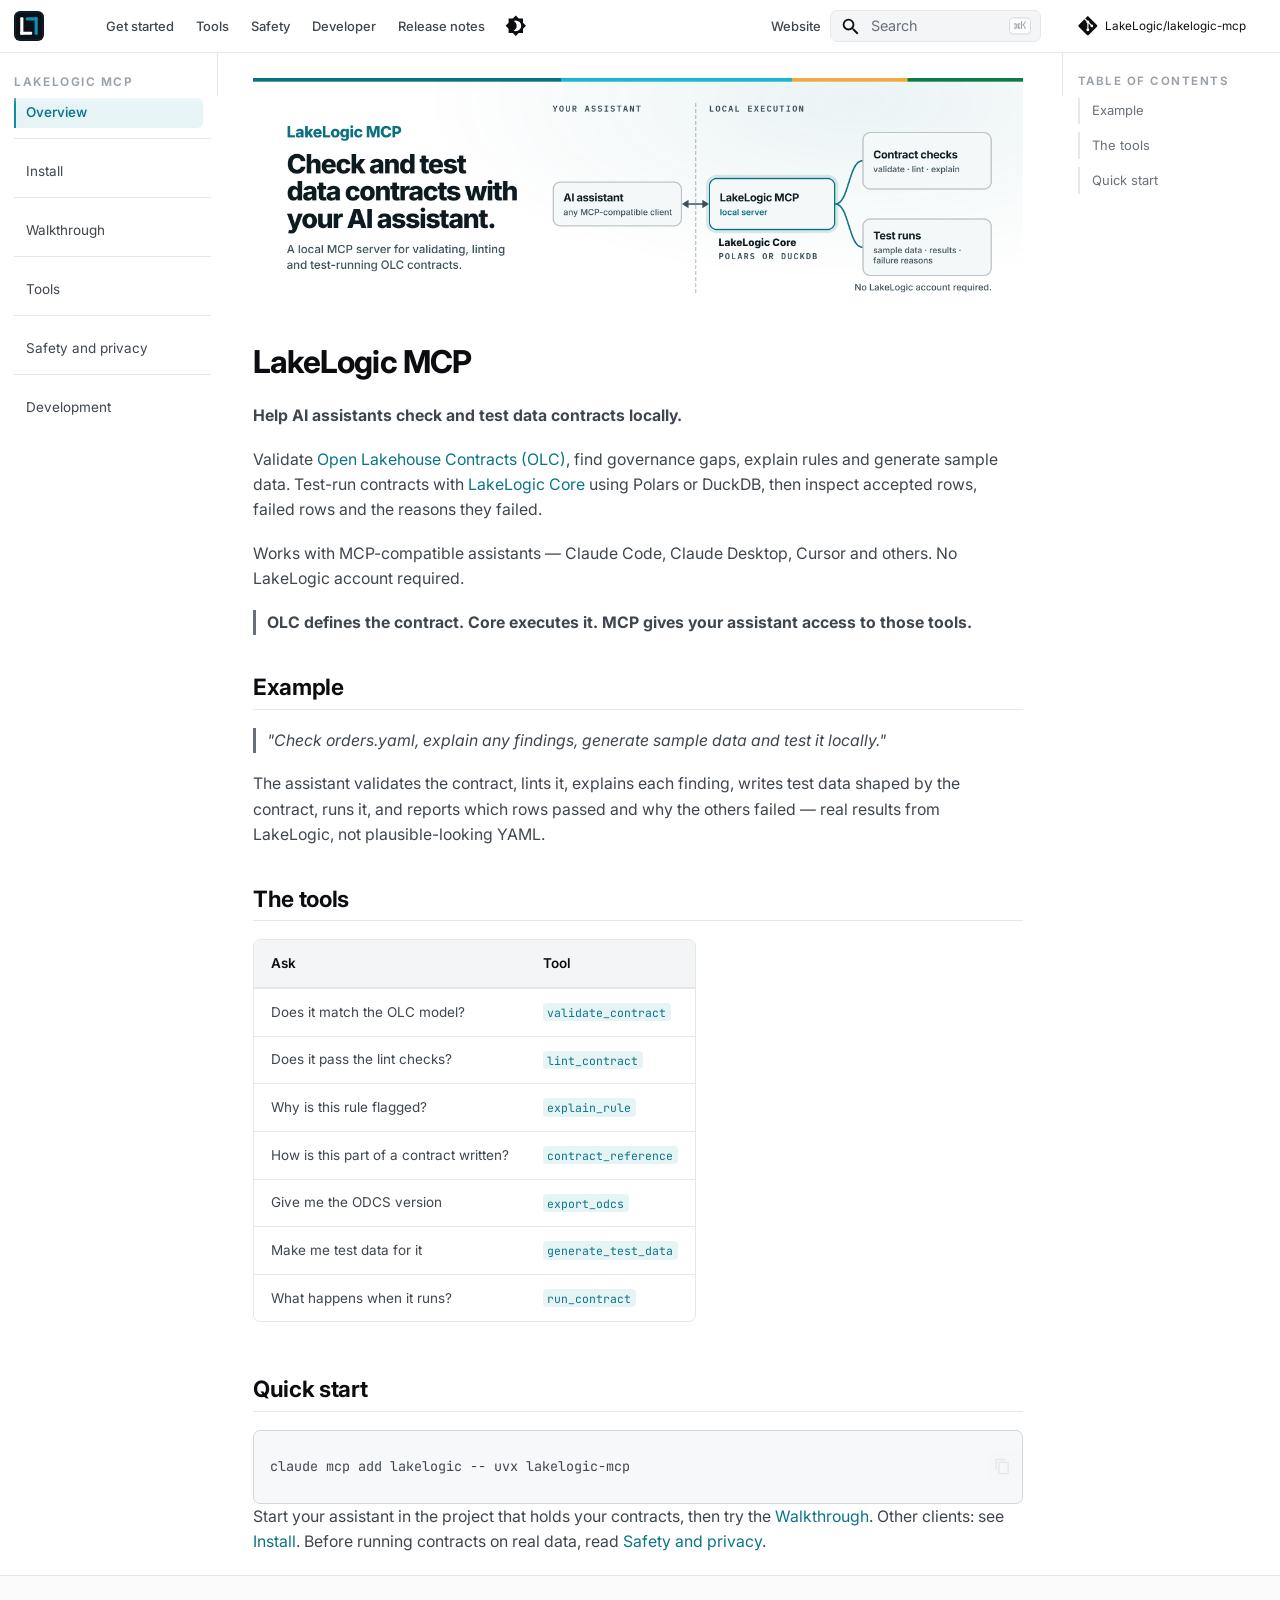
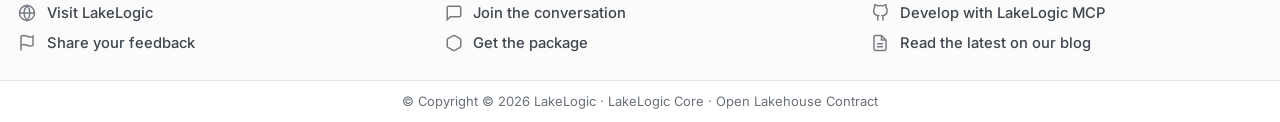
<file: index.html>
<!doctype html>
<html lang="en" class="no-js">
  <head>
    
      <meta charset="utf-8">
      <meta name="viewport" content="width=device-width,initial-scale=1">
      
        <meta name="description" content="A local MCP server that lets AI assistants check, test and run the Open Lakehouse Contracts they write, using LakeLogic itself instead of guessing.
">
      
      
        <meta name="author" content="LakeLogic">
      
      
        <link rel="canonical" href="https://mcp.lakelogic.io/index.html">
      
      
      
        <link rel="next" href="install.html">
      
      
        
      
      
      <link rel="icon" href="assets/logo.svg">
      <meta name="generator" content="mkdocs-1.6.1, mkdocs-material-9.8.1">
    
    
      
        <title>LakeLogic MCP</title>
      
    
    
      <link rel="stylesheet" href="assets/stylesheets/main.57a0d79d.min.css">
      
        
        <link rel="stylesheet" href="assets/stylesheets/palette.fb2fffe2.min.css">
      
      


    
    
      
    
    
      
        
        
        <link rel="preconnect" href="https://fonts.gstatic.com" crossorigin>
        <link rel="stylesheet" href="https://fonts.googleapis.com/css?family=Inter:300,300i,400,400i,700,700i%7CJetBrains+Mono:400,400i,700,700i&display=fallback">
        <style>:root{--md-text-font:"Inter";--md-code-font:"JetBrains Mono"}</style>
      
    
    
      <link rel="stylesheet" href="stylesheets/extra.css?v=7">
    
    <script>__md_scope=new URL(".",location),__md_hash=e=>[...e].reduce(((e,_)=>(e<<5)-e+_.charCodeAt(0)),0),__md_get=(e,_=localStorage,t=__md_scope)=>JSON.parse(_.getItem(t.pathname+"."+e)),__md_set=(e,_,t=localStorage,a=__md_scope)=>{try{t.setItem(a.pathname+"."+e,JSON.stringify(_))}catch(e){}}</script>
    
      

    
    
  </head>
  
  
    
    
      
    
    
    
    
    <body dir="ltr" data-md-color-scheme="default" data-md-color-primary="custom" data-md-color-accent="light-blue">
  
    
    <input class="md-toggle" data-md-toggle="drawer" type="checkbox" id="__drawer" autocomplete="off">
    <input class="md-toggle" data-md-toggle="search" type="checkbox" id="__search" autocomplete="off">
    <label class="md-overlay" for="__drawer"></label>
    <div data-md-component="skip">
      
        
        <a href="#lakelogic-mcp" class="md-skip">
          Skip to content
        </a>
      
    </div>
    <div data-md-component="announce">
      
    </div>
    
    
      

  

<header class="md-header md-header--shadow" data-md-component="header">
  <nav class="md-header__inner md-grid" aria-label="Header">
    <a href="index.html" title="LakeLogic MCP" class="md-header__button md-logo" aria-label="LakeLogic MCP" data-md-component="logo">
      
  <img src="assets/logo.svg" alt="logo">

    </a>
    <label class="md-header__button md-icon" for="__drawer">
      
      <svg xmlns="http://www.w3.org/2000/svg" viewBox="0 0 24 24"><path d="M3 6h18v2H3zm0 5h18v2H3zm0 5h18v2H3z"/></svg>
    </label>
    <div class="md-header__title" data-md-component="header-title">
      <div class="md-header__ellipsis">
        <div class="md-header__topic">
          <span class="md-ellipsis">
            LakeLogic MCP
            <span class="ll-docs-badge">Docs</span>
          </span>
        </div>
        <div class="md-header__topic" data-md-component="header-topic">
          <span class="md-ellipsis">
            
              Overview
            
          </span>
        </div>
      </div>
    </div><nav class="ll-metanav" aria-label="Documentation sections">
      <a class="ll-metanav__link" href="install.html">Get started</a>
      <a class="ll-metanav__link" href="tools.html">Tools</a>
      <a class="ll-metanav__link" href="safety.html">Safety</a>
      <a class="ll-metanav__link" href="development.html">Developer</a>
      <a class="ll-metanav__link" href="https://github.com/LakeLogic/lakelogic-mcp/blob/main/CHANGELOG.md">Release notes</a>
    </nav>

    
      
        <form class="md-header__option" data-md-component="palette">
  
    
    
    
    <input class="md-option" data-md-color-media="" data-md-color-scheme="default" data-md-color-primary="custom" data-md-color-accent="light-blue"  aria-label="Switch to dark mode"  type="radio" name="__palette" id="__palette_0">
    
      <label class="md-header__button md-icon" title="Switch to dark mode" for="__palette_1" hidden>
        <svg xmlns="http://www.w3.org/2000/svg" viewBox="0 0 24 24"><path d="M12 18c-.89 0-1.74-.2-2.5-.55C11.56 16.5 13 14.42 13 12s-1.44-4.5-3.5-5.45C10.26 6.2 11.11 6 12 6a6 6 0 0 1 6 6 6 6 0 0 1-6 6m8-9.31V4h-4.69L12 .69 8.69 4H4v4.69L.69 12 4 15.31V20h4.69L12 23.31 15.31 20H20v-4.69L23.31 12z"/></svg>
      </label>
    
  
    
    
    
    <input class="md-option" data-md-color-media="" data-md-color-scheme="slate" data-md-color-primary="custom" data-md-color-accent="light-blue"  aria-label="Switch to light mode"  type="radio" name="__palette" id="__palette_1">
    
      <label class="md-header__button md-icon" title="Switch to light mode" for="__palette_0" hidden>
        <svg xmlns="http://www.w3.org/2000/svg" viewBox="0 0 24 24"><path d="M12 8a4 4 0 0 0-4 4 4 4 0 0 0 4 4 4 4 0 0 0 4-4 4 4 0 0 0-4-4m0 10a6 6 0 0 1-6-6 6 6 0 0 1 6-6 6 6 0 0 1 6 6 6 6 0 0 1-6 6m8-9.31V4h-4.69L12 .69 8.69 4H4v4.69L.69 12 4 15.31V20h4.69L12 23.31 15.31 20H20v-4.69L23.31 12z"/></svg>
      </label>
    
  
</form>
      
    
    
      <script>var palette=__md_get("__palette");if(palette&&palette.color){if("(prefers-color-scheme)"===palette.color.media){var media=matchMedia("(prefers-color-scheme: light)"),input=document.querySelector(media.matches?"[data-md-color-media='(prefers-color-scheme: light)']":"[data-md-color-media='(prefers-color-scheme: dark)']");palette.color.media=input.getAttribute("data-md-color-media"),palette.color.scheme=input.getAttribute("data-md-color-scheme"),palette.color.primary=input.getAttribute("data-md-color-primary"),palette.color.accent=input.getAttribute("data-md-color-accent")}for(var[key,value]of Object.entries(palette.color))document.body.setAttribute("data-md-color-"+key,value)}</script>
    
    <div class="ll-header-extra">
      <a class="ll-header-extra__link" href="https://www.lakelogic.io" target="_blank" rel="noopener">Website</a>
    </div>

    
      
      
        <label class="md-header__button md-icon" for="__search">
          
          <svg xmlns="http://www.w3.org/2000/svg" viewBox="0 0 24 24"><path d="M9.5 3A6.5 6.5 0 0 1 16 9.5c0 1.61-.59 3.09-1.56 4.23l.27.27h.79l5 5-1.5 1.5-5-5v-.79l-.27-.27A6.52 6.52 0 0 1 9.5 16 6.5 6.5 0 0 1 3 9.5 6.5 6.5 0 0 1 9.5 3m0 2C7 5 5 7 5 9.5S7 14 9.5 14 14 12 14 9.5 12 5 9.5 5"/></svg>
        </label>
        <div class="md-search" data-md-component="search" role="dialog">
  <label class="md-search__overlay" for="__search"></label>
  <div class="md-search__inner" role="search">
    <form class="md-search__form" name="search">
      <input type="text" class="md-search__input" name="query" aria-label="Search" placeholder="Search" autocapitalize="off" autocorrect="off" autocomplete="off" spellcheck="false" data-md-component="search-query" required>
      <label class="md-search__icon md-icon" for="__search">
        
        <svg xmlns="http://www.w3.org/2000/svg" viewBox="0 0 24 24"><path d="M9.5 3A6.5 6.5 0 0 1 16 9.5c0 1.61-.59 3.09-1.56 4.23l.27.27h.79l5 5-1.5 1.5-5-5v-.79l-.27-.27A6.52 6.52 0 0 1 9.5 16 6.5 6.5 0 0 1 3 9.5 6.5 6.5 0 0 1 9.5 3m0 2C7 5 5 7 5 9.5S7 14 9.5 14 14 12 14 9.5 12 5 9.5 5"/></svg>
        
        <svg xmlns="http://www.w3.org/2000/svg" viewBox="0 0 24 24"><path d="M20 11v2H8l5.5 5.5-1.42 1.42L4.16 12l7.92-7.92L13.5 5.5 8 11z"/></svg>
      </label>
      <nav class="md-search__options" aria-label="Search">
        
        <button type="reset" class="md-search__icon md-icon" title="Clear" aria-label="Clear" tabindex="-1">
          
          <svg xmlns="http://www.w3.org/2000/svg" viewBox="0 0 24 24"><path d="M19 6.41 17.59 5 12 10.59 6.41 5 5 6.41 10.59 12 5 17.59 6.41 19 12 13.41 17.59 19 19 17.59 13.41 12z"/></svg>
        </button>
      </nav>
      
        <div class="md-search__suggest" data-md-component="search-suggest"></div>
      
    </form>
    <div class="md-search__output">
      <div class="md-search__scrollwrap" tabindex="0" data-md-scrollfix>
        <div class="md-search-result" data-md-component="search-result">
          <div class="md-search-result__meta">
            Initializing search
          </div>
          <ol class="md-search-result__list" role="presentation"></ol>
        </div>
      </div>
    </div>
  </div>
</div>
      
    
    
      <div class="md-header__source">
        <a href="https://github.com/LakeLogic/lakelogic-mcp" title="Go to repository" class="md-source" data-md-component="source">
  <div class="md-source__icon md-icon">
    
    <svg xmlns="http://www.w3.org/2000/svg" viewBox="0 0 448 512"><!--! Font Awesome Free 7.1.0 by @fontawesome - https://fontawesome.com License - https://fontawesome.com/license/free (Icons: CC BY 4.0, Fonts: SIL OFL 1.1, Code: MIT License) Copyright 2025 Fonticons, Inc.--><path d="M439.6 236.1 244 40.5c-5.4-5.5-12.8-8.5-20.4-8.5s-15 3-20.4 8.4L162.5 81l51.5 51.5c27.1-9.1 52.7 16.8 43.4 43.7l49.7 49.7c34.2-11.8 61.2 31 35.5 56.7-26.5 26.5-70.2-2.9-56-37.3L240.3 199v121.9c25.3 12.5 22.3 41.8 9.1 55-6.4 6.4-15.2 10.1-24.3 10.1s-17.8-3.6-24.3-10.1c-17.6-17.6-11.1-46.9 11.2-56v-123c-20.8-8.5-24.6-30.7-18.6-45L142.6 101 8.5 235.1C3 240.6 0 247.9 0 255.5s3 15 8.5 20.4l195.6 195.7c5.4 5.4 12.7 8.4 20.4 8.4s15-3 20.4-8.4l194.7-194.7c5.4-5.4 8.4-12.8 8.4-20.4s-3-15-8.4-20.4"/></svg>
  </div>
  <div class="md-source__repository">
    LakeLogic/lakelogic-mcp
  </div>
</a>
      </div>
    
  </nav>
  
</header>
    
    <div class="md-container" data-md-component="container">
      
      
        
          
        
      
      <main class="md-main" data-md-component="main">
        <div class="md-main__inner md-grid">
          
            
              
              <div class="md-sidebar md-sidebar--primary" data-md-component="sidebar" data-md-type="navigation" >
                <div class="md-sidebar__scrollwrap">
                  <div class="md-sidebar__inner">
                    



<nav class="md-nav md-nav--primary" aria-label="Navigation" data-md-level="0">
  <label class="md-nav__title" for="__drawer">
    <a href="index.html" title="LakeLogic MCP" class="md-nav__button md-logo" aria-label="LakeLogic MCP" data-md-component="logo">
      
  <img src="assets/logo.svg" alt="logo">

    </a>
    LakeLogic MCP
  </label>
  
    <div class="md-nav__source">
      <a href="https://github.com/LakeLogic/lakelogic-mcp" title="Go to repository" class="md-source" data-md-component="source">
  <div class="md-source__icon md-icon">
    
    <svg xmlns="http://www.w3.org/2000/svg" viewBox="0 0 448 512"><!--! Font Awesome Free 7.1.0 by @fontawesome - https://fontawesome.com License - https://fontawesome.com/license/free (Icons: CC BY 4.0, Fonts: SIL OFL 1.1, Code: MIT License) Copyright 2025 Fonticons, Inc.--><path d="M439.6 236.1 244 40.5c-5.4-5.5-12.8-8.5-20.4-8.5s-15 3-20.4 8.4L162.5 81l51.5 51.5c27.1-9.1 52.7 16.8 43.4 43.7l49.7 49.7c34.2-11.8 61.2 31 35.5 56.7-26.5 26.5-70.2-2.9-56-37.3L240.3 199v121.9c25.3 12.5 22.3 41.8 9.1 55-6.4 6.4-15.2 10.1-24.3 10.1s-17.8-3.6-24.3-10.1c-17.6-17.6-11.1-46.9 11.2-56v-123c-20.8-8.5-24.6-30.7-18.6-45L142.6 101 8.5 235.1C3 240.6 0 247.9 0 255.5s3 15 8.5 20.4l195.6 195.7c5.4 5.4 12.7 8.4 20.4 8.4s15-3 20.4-8.4l194.7-194.7c5.4-5.4 8.4-12.8 8.4-20.4s-3-15-8.4-20.4"/></svg>
  </div>
  <div class="md-source__repository">
    LakeLogic/lakelogic-mcp
  </div>
</a>
    </div>
  
  <ul class="md-nav__list" data-md-scrollfix>
    
      
      
  
  
    
  
  
  
    <li class="md-nav__item md-nav__item--active">
      
      <input class="md-nav__toggle md-toggle" type="checkbox" id="__toc">
      
      
        
      
      
        <label class="md-nav__link md-nav__link--active" for="__toc">
          
  
  
  <span class="md-ellipsis">
    
  
    Overview
  

    
  </span>
  
  

          <span class="md-nav__icon md-icon"></span>
        </label>
      
      <a href="index.html" class="md-nav__link md-nav__link--active">
        
  
  
  <span class="md-ellipsis">
    
  
    Overview
  

    
  </span>
  
  

      </a>
      
        

<nav class="md-nav md-nav--secondary" aria-label="Table of contents">
  
  
  
    
  
  
    <label class="md-nav__title" for="__toc">
      <span class="md-nav__icon md-icon"></span>
      Table of contents
    </label>
    <ul class="md-nav__list" data-md-component="toc" data-md-scrollfix>
      
        <li class="md-nav__item">
  <a href="#example" class="md-nav__link">
    <span class="md-ellipsis">
      
        Example
      
    </span>
  </a>
  
</li>
      
        <li class="md-nav__item">
  <a href="#the-tools" class="md-nav__link">
    <span class="md-ellipsis">
      
        The tools
      
    </span>
  </a>
  
</li>
      
        <li class="md-nav__item">
  <a href="#quick-start" class="md-nav__link">
    <span class="md-ellipsis">
      
        Quick start
      
    </span>
  </a>
  
</li>
      
    </ul>
  
</nav>
      
    </li>
  

    
      
      
  
  
  
  
    <li class="md-nav__item">
      <a href="install.html" class="md-nav__link">
        
  
  
  <span class="md-ellipsis">
    
  
    Install
  

    
  </span>
  
  

      </a>
    </li>
  

    
      
      
  
  
  
  
    <li class="md-nav__item">
      <a href="walkthrough.html" class="md-nav__link">
        
  
  
  <span class="md-ellipsis">
    
  
    Walkthrough
  

    
  </span>
  
  

      </a>
    </li>
  

    
      
      
  
  
  
  
    <li class="md-nav__item">
      <a href="tools.html" class="md-nav__link">
        
  
  
  <span class="md-ellipsis">
    
  
    Tools
  

    
  </span>
  
  

      </a>
    </li>
  

    
      
      
  
  
  
  
    <li class="md-nav__item">
      <a href="safety.html" class="md-nav__link">
        
  
  
  <span class="md-ellipsis">
    
  
    Safety and privacy
  

    
  </span>
  
  

      </a>
    </li>
  

    
      
      
  
  
  
  
    <li class="md-nav__item">
      <a href="development.html" class="md-nav__link">
        
  
  
  <span class="md-ellipsis">
    
  
    Development
  

    
  </span>
  
  

      </a>
    </li>
  

    
  </ul>
</nav>
                  </div>
                </div>
              </div>
            
            
              
              <div class="md-sidebar md-sidebar--secondary" data-md-component="sidebar" data-md-type="toc" >
                <div class="md-sidebar__scrollwrap">
                  <div class="md-sidebar__inner">
                    

<nav class="md-nav md-nav--secondary" aria-label="Table of contents">
  
  
  
    
  
  
    <label class="md-nav__title" for="__toc">
      <span class="md-nav__icon md-icon"></span>
      Table of contents
    </label>
    <ul class="md-nav__list" data-md-component="toc" data-md-scrollfix>
      
        <li class="md-nav__item">
  <a href="#example" class="md-nav__link">
    <span class="md-ellipsis">
      
        Example
      
    </span>
  </a>
  
</li>
      
        <li class="md-nav__item">
  <a href="#the-tools" class="md-nav__link">
    <span class="md-ellipsis">
      
        The tools
      
    </span>
  </a>
  
</li>
      
        <li class="md-nav__item">
  <a href="#quick-start" class="md-nav__link">
    <span class="md-ellipsis">
      
        Quick start
      
    </span>
  </a>
  
</li>
      
    </ul>
  
</nav>
                  </div>
                </div>
              </div>
            
          
          
            <div class="md-content" data-md-component="content">
              
              <article class="md-content__inner md-typeset">
                
                  


  
  


<p><img src="assets/lakelogic_mcp_banner_dark.png#only-dark" width="100%" alt="LakeLogic MCP: check and test data contracts with your AI assistant. A local MCP server for validating, linting and test-running OLC contracts."><img src="assets/lakelogic_mcp_banner_light.png#only-light" width="100%" alt="LakeLogic MCP: check and test data contracts with your AI assistant. A local MCP server for validating, linting and test-running OLC contracts."></p>
<h1 id="lakelogic-mcp">LakeLogic MCP<a class="headerlink" href="#lakelogic-mcp" title="Permanent link">&para;</a></h1>
<p><strong>Help AI assistants check and test data contracts locally.</strong></p>
<p>Validate <a href="https://olc.lakelogic.io/">Open Lakehouse Contracts (OLC)</a>, find
governance gaps, explain rules and generate sample data. Test-run contracts with
<a href="https://docs.lakelogic.io/">LakeLogic Core</a> using Polars or DuckDB, then inspect accepted
rows, failed rows and the reasons they failed.</p>
<p>Works with MCP-compatible assistants — Claude Code, Claude Desktop, Cursor and others. No LakeLogic
account required.</p>
<blockquote>
<p><strong>OLC defines the contract. Core executes it. MCP gives your assistant access to those tools.</strong></p>
</blockquote>
<h2 id="example">Example<a class="headerlink" href="#example" title="Permanent link">&para;</a></h2>
<blockquote>
<p><em>"Check orders.yaml, explain any findings, generate sample data and test it locally."</em></p>
</blockquote>
<p>The assistant validates the contract, lints it, explains each finding, writes test data shaped by the
contract, runs it, and reports which rows passed and why the others failed — real results from
LakeLogic, not plausible-looking YAML.</p>
<h2 id="the-tools">The tools<a class="headerlink" href="#the-tools" title="Permanent link">&para;</a></h2>
<table>
<thead>
<tr>
<th>Ask</th>
<th>Tool</th>
</tr>
</thead>
<tbody>
<tr>
<td>Does it match the OLC model?</td>
<td><a href="tools.html#validate_contract"><code>validate_contract</code></a></td>
</tr>
<tr>
<td>Does it pass the lint checks?</td>
<td><a href="tools.html#lint_contract"><code>lint_contract</code></a></td>
</tr>
<tr>
<td>Why is this rule flagged?</td>
<td><a href="tools.html#explain_rule"><code>explain_rule</code></a></td>
</tr>
<tr>
<td>How is this part of a contract written?</td>
<td><a href="tools.html#contract_reference"><code>contract_reference</code></a></td>
</tr>
<tr>
<td>Give me the ODCS version</td>
<td><a href="tools.html#export_odcs"><code>export_odcs</code></a></td>
</tr>
<tr>
<td>Make me test data for it</td>
<td><a href="tools.html#generate_test_data"><code>generate_test_data</code></a></td>
</tr>
<tr>
<td>What happens when it runs?</td>
<td><a href="tools.html#run_contract"><code>run_contract</code></a></td>
</tr>
</tbody>
</table>
<h2 id="quick-start">Quick start<a class="headerlink" href="#quick-start" title="Permanent link">&para;</a></h2>
<div class="highlight"><pre><span></span><code><a id="__codelineno-0-1" name="__codelineno-0-1" href="#__codelineno-0-1"></a>claude<span class="w"> </span>mcp<span class="w"> </span>add<span class="w"> </span>lakelogic<span class="w"> </span>--<span class="w"> </span>uvx<span class="w"> </span>lakelogic-mcp
</code></pre></div>
<p>Start your assistant in the project that holds your contracts, then try the <a href="walkthrough.html">Walkthrough</a>. Other clients: see <a href="install.html">Install</a>.
Before running contracts on real data, read <a href="safety.html">Safety and privacy</a>.</p>












                
              </article>
            </div>
          
          
  <script>var tabs=__md_get("__tabs");if(Array.isArray(tabs))e:for(var set of document.querySelectorAll(".tabbed-set")){var labels=set.querySelector(".tabbed-labels");for(var tab of tabs)for(var label of labels.getElementsByTagName("label"))if(label.innerText.trim()===tab){var input=document.getElementById(label.htmlFor);input.checked=!0;continue e}}</script>

<script>var target=document.getElementById(location.hash.slice(1));target&&target.name&&(target.checked=target.name.startsWith("__tabbed_"))</script>
        </div>
        
          <button type="button" class="md-top md-icon" data-md-component="top" hidden>
  
  <svg xmlns="http://www.w3.org/2000/svg" viewBox="0 0 24 24"><path d="M13 20h-2V8l-5.5 5.5-1.42-1.42L12 4.16l7.92 7.92-1.42 1.42L13 8z"/></svg>
  Back to top
</button>
        
      </main>
      


<!-- Footer links grid -->
<footer class="ll-footer">
  <div class="ll-footer__grid md-grid">
    <a href="https://www.lakelogic.io" class="ll-footer__link">
      <svg xmlns="http://www.w3.org/2000/svg" width="18" height="18" viewBox="0 0 24 24" fill="none" stroke="currentColor" stroke-width="2"><circle cx="12" cy="12" r="10"/><path d="M2 12h20M12 2a15.3 15.3 0 0 1 4 10 15.3 15.3 0 0 1-4 10 15.3 15.3 0 0 1-4-10 15.3 15.3 0 0 1 4-10z"/></svg>
      Visit LakeLogic
    </a>
    <a href="https://github.com/LakeLogic/LakeLogic/discussions" class="ll-footer__link">
      <svg xmlns="http://www.w3.org/2000/svg" width="18" height="18" viewBox="0 0 24 24" fill="none" stroke="currentColor" stroke-width="2"><path d="M21 15a2 2 0 0 1-2 2H7l-4 4V5a2 2 0 0 1 2-2h14a2 2 0 0 1 2 2z"/></svg>
      Join the conversation
    </a>
    <a href="https://github.com/LakeLogic/lakelogic-mcp" class="ll-footer__link">
      <svg xmlns="http://www.w3.org/2000/svg" width="18" height="18" viewBox="0 0 24 24" fill="none" stroke="currentColor" stroke-width="2"><path d="M16 22V18.13a3.07 3.07 0 0 0-.94-2.36c3.14-.35 6.44-1.54 6.44-7A5.44 5.44 0 0 0 20 4.77 5.07 5.07 0 0 0 19.91 1S18.73.65 16 2.48a13.38 13.38 0 0 0-7 0C6.27.65 5.09 1 5.09 1A5.07 5.07 0 0 0 5 4.77a5.44 5.44 0 0 0-1.5 3.78c0 5.42 3.3 6.61 6.44 7A3.07 3.07 0 0 0 9 18.13V22"/></svg>
      Develop with LakeLogic MCP
    </a>
    <a href="https://github.com/LakeLogic/lakelogic-mcp/issues" class="ll-footer__link">
      <svg xmlns="http://www.w3.org/2000/svg" width="18" height="18" viewBox="0 0 24 24" fill="none" stroke="currentColor" stroke-width="2"><path d="M4 15s1-1 4-1 5 2 8 2 4-1 4-1V3s-1 1-4 1-5-2-8-2-4 1-4 1z"/><line x1="4" y1="22" x2="4" y2="15"/></svg>
      Share your feedback
    </a>
    <a href="https://pypi.org/project/lakelogic-mcp/" class="ll-footer__link">
      <svg xmlns="http://www.w3.org/2000/svg" width="18" height="18" viewBox="0 0 24 24" fill="none" stroke="currentColor" stroke-width="2"><path d="M21 16V8a2 2 0 0 0-1-1.73l-7-4a2 2 0 0 0-2 0l-7 4A2 2 0 0 0 3 8v8a2 2 0 0 0 1 1.73l7 4a2 2 0 0 0 2 0l7-4A2 2 0 0 0 21 16z"/></svg>
      Get the package
    </a>
    <a href="https://www.lakelogic.io/blog" class="ll-footer__link">
      <svg xmlns="http://www.w3.org/2000/svg" width="18" height="18" viewBox="0 0 24 24" fill="none" stroke="currentColor" stroke-width="2"><path d="M14 2H6a2 2 0 0 0-2 2v16a2 2 0 0 0 2 2h12a2 2 0 0 0 2-2V8z"/><polyline points="14 2 14 8 20 8"/><line x1="16" y1="13" x2="8" y2="13"/><line x1="16" y1="17" x2="8" y2="17"/></svg>
      Read the latest on our blog
    </a>
  </div>

  <!-- Bottom bar -->
  <div class="ll-footer__bottom md-grid">
    <div class="ll-footer__meta">
      <span>&copy; Copyright &copy; 2026 LakeLogic · <a href="https://docs.lakelogic.io/" target="_blank">LakeLogic Core</a> · <a href="https://olc.lakelogic.io/" target="_blank">Open Lakehouse Contract</a>
</span>
    </div>
  </div>
</footer>

    </div>
    <div class="md-dialog" data-md-component="dialog">
      <div class="md-dialog__inner md-typeset"></div>
    </div>
    
    
    
      
      
      <script id="__config" type="application/json">{"annotate": null, "base": ".", "features": ["navigation.instant", "navigation.tracking", "navigation.top", "navigation.footer", "navigation.sections", "toc.follow", "search.suggest", "search.highlight", "content.code.copy", "content.tabs.link"], "search": "assets/javascripts/workers/search.a7633da7.min.js", "tags": null, "translations": {"clipboard.copied": "Copied to clipboard", "clipboard.copy": "Copy to clipboard", "search.result.more.one": "1 more on this page", "search.result.more.other": "# more on this page", "search.result.none": "No matching documents", "search.result.one": "1 matching document", "search.result.other": "# matching documents", "search.result.placeholder": "Type to start searching", "search.result.term.missing": "Missing", "select.version": "Select version"}, "version": null}</script>
    
    
      <script src="assets/javascripts/bundle.a5f9d56c.min.js"></script>
      
        <script src="javascripts/theme-switcher.js"></script>
      
    
  </body>
</html>
</file>
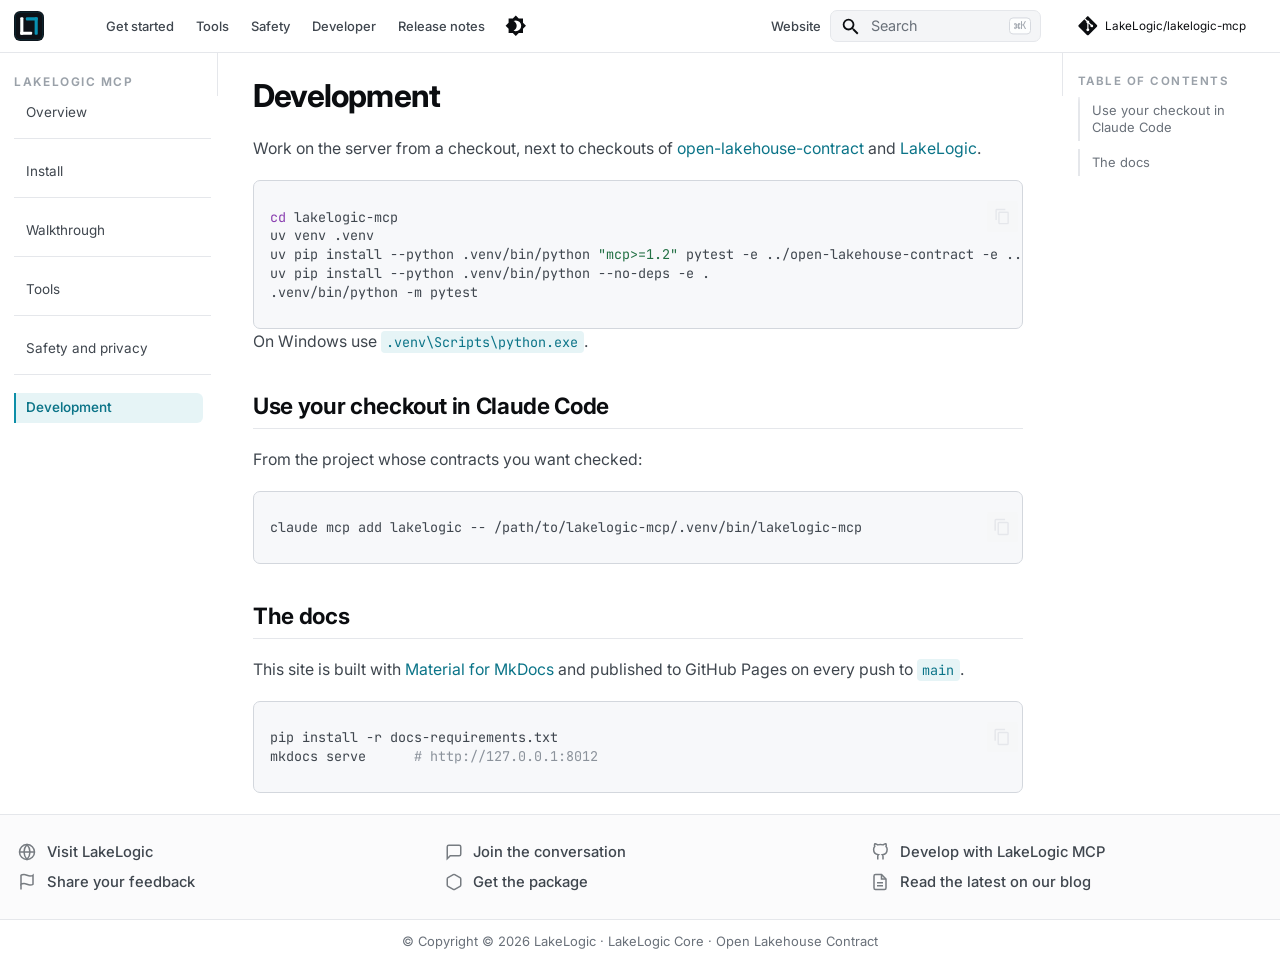
<file: development.html>
<!doctype html>
<html lang="en" class="no-js">
  <head>
    
      <meta charset="utf-8">
      <meta name="viewport" content="width=device-width,initial-scale=1">
      
        <meta name="description" content="A local MCP server that lets AI assistants check, test and run the Open Lakehouse Contracts they write, using LakeLogic itself instead of guessing.
">
      
      
        <meta name="author" content="LakeLogic">
      
      
        <link rel="canonical" href="https://mcp.lakelogic.io/development.html">
      
      
        <link rel="prev" href="safety.html">
      
      
      
        
      
      
      <link rel="icon" href="assets/logo.svg">
      <meta name="generator" content="mkdocs-1.6.1, mkdocs-material-9.8.1">
    
    
      
        <title>Development - LakeLogic MCP</title>
      
    
    
      <link rel="stylesheet" href="assets/stylesheets/main.57a0d79d.min.css">
      
        
        <link rel="stylesheet" href="assets/stylesheets/palette.fb2fffe2.min.css">
      
      


    
    
      
    
    
      
        
        
        <link rel="preconnect" href="https://fonts.gstatic.com" crossorigin>
        <link rel="stylesheet" href="https://fonts.googleapis.com/css?family=Inter:300,300i,400,400i,700,700i%7CJetBrains+Mono:400,400i,700,700i&display=fallback">
        <style>:root{--md-text-font:"Inter";--md-code-font:"JetBrains Mono"}</style>
      
    
    
      <link rel="stylesheet" href="stylesheets/extra.css?v=7">
    
    <script>__md_scope=new URL(".",location),__md_hash=e=>[...e].reduce(((e,_)=>(e<<5)-e+_.charCodeAt(0)),0),__md_get=(e,_=localStorage,t=__md_scope)=>JSON.parse(_.getItem(t.pathname+"."+e)),__md_set=(e,_,t=localStorage,a=__md_scope)=>{try{t.setItem(a.pathname+"."+e,JSON.stringify(_))}catch(e){}}</script>
    
      

    
    
  </head>
  
  
    
    
      
    
    
    
    
    <body dir="ltr" data-md-color-scheme="default" data-md-color-primary="custom" data-md-color-accent="light-blue">
  
    
    <input class="md-toggle" data-md-toggle="drawer" type="checkbox" id="__drawer" autocomplete="off">
    <input class="md-toggle" data-md-toggle="search" type="checkbox" id="__search" autocomplete="off">
    <label class="md-overlay" for="__drawer"></label>
    <div data-md-component="skip">
      
        
        <a href="#development" class="md-skip">
          Skip to content
        </a>
      
    </div>
    <div data-md-component="announce">
      
    </div>
    
    
      

  

<header class="md-header md-header--shadow" data-md-component="header">
  <nav class="md-header__inner md-grid" aria-label="Header">
    <a href="index.html" title="LakeLogic MCP" class="md-header__button md-logo" aria-label="LakeLogic MCP" data-md-component="logo">
      
  <img src="assets/logo.svg" alt="logo">

    </a>
    <label class="md-header__button md-icon" for="__drawer">
      
      <svg xmlns="http://www.w3.org/2000/svg" viewBox="0 0 24 24"><path d="M3 6h18v2H3zm0 5h18v2H3zm0 5h18v2H3z"/></svg>
    </label>
    <div class="md-header__title" data-md-component="header-title">
      <div class="md-header__ellipsis">
        <div class="md-header__topic">
          <span class="md-ellipsis">
            LakeLogic MCP
            <span class="ll-docs-badge">Docs</span>
          </span>
        </div>
        <div class="md-header__topic" data-md-component="header-topic">
          <span class="md-ellipsis">
            
              Development
            
          </span>
        </div>
      </div>
    </div><nav class="ll-metanav" aria-label="Documentation sections">
      <a class="ll-metanav__link" href="install.html">Get started</a>
      <a class="ll-metanav__link" href="tools.html">Tools</a>
      <a class="ll-metanav__link" href="safety.html">Safety</a>
      <a class="ll-metanav__link" href="development.html">Developer</a>
      <a class="ll-metanav__link" href="https://github.com/LakeLogic/lakelogic-mcp/blob/main/CHANGELOG.md">Release notes</a>
    </nav>

    
      
        <form class="md-header__option" data-md-component="palette">
  
    
    
    
    <input class="md-option" data-md-color-media="" data-md-color-scheme="default" data-md-color-primary="custom" data-md-color-accent="light-blue"  aria-label="Switch to dark mode"  type="radio" name="__palette" id="__palette_0">
    
      <label class="md-header__button md-icon" title="Switch to dark mode" for="__palette_1" hidden>
        <svg xmlns="http://www.w3.org/2000/svg" viewBox="0 0 24 24"><path d="M12 18c-.89 0-1.74-.2-2.5-.55C11.56 16.5 13 14.42 13 12s-1.44-4.5-3.5-5.45C10.26 6.2 11.11 6 12 6a6 6 0 0 1 6 6 6 6 0 0 1-6 6m8-9.31V4h-4.69L12 .69 8.69 4H4v4.69L.69 12 4 15.31V20h4.69L12 23.31 15.31 20H20v-4.69L23.31 12z"/></svg>
      </label>
    
  
    
    
    
    <input class="md-option" data-md-color-media="" data-md-color-scheme="slate" data-md-color-primary="custom" data-md-color-accent="light-blue"  aria-label="Switch to light mode"  type="radio" name="__palette" id="__palette_1">
    
      <label class="md-header__button md-icon" title="Switch to light mode" for="__palette_0" hidden>
        <svg xmlns="http://www.w3.org/2000/svg" viewBox="0 0 24 24"><path d="M12 8a4 4 0 0 0-4 4 4 4 0 0 0 4 4 4 4 0 0 0 4-4 4 4 0 0 0-4-4m0 10a6 6 0 0 1-6-6 6 6 0 0 1 6-6 6 6 0 0 1 6 6 6 6 0 0 1-6 6m8-9.31V4h-4.69L12 .69 8.69 4H4v4.69L.69 12 4 15.31V20h4.69L12 23.31 15.31 20H20v-4.69L23.31 12z"/></svg>
      </label>
    
  
</form>
      
    
    
      <script>var palette=__md_get("__palette");if(palette&&palette.color){if("(prefers-color-scheme)"===palette.color.media){var media=matchMedia("(prefers-color-scheme: light)"),input=document.querySelector(media.matches?"[data-md-color-media='(prefers-color-scheme: light)']":"[data-md-color-media='(prefers-color-scheme: dark)']");palette.color.media=input.getAttribute("data-md-color-media"),palette.color.scheme=input.getAttribute("data-md-color-scheme"),palette.color.primary=input.getAttribute("data-md-color-primary"),palette.color.accent=input.getAttribute("data-md-color-accent")}for(var[key,value]of Object.entries(palette.color))document.body.setAttribute("data-md-color-"+key,value)}</script>
    
    <div class="ll-header-extra">
      <a class="ll-header-extra__link" href="https://www.lakelogic.io" target="_blank" rel="noopener">Website</a>
    </div>

    
      
      
        <label class="md-header__button md-icon" for="__search">
          
          <svg xmlns="http://www.w3.org/2000/svg" viewBox="0 0 24 24"><path d="M9.5 3A6.5 6.5 0 0 1 16 9.5c0 1.61-.59 3.09-1.56 4.23l.27.27h.79l5 5-1.5 1.5-5-5v-.79l-.27-.27A6.52 6.52 0 0 1 9.5 16 6.5 6.5 0 0 1 3 9.5 6.5 6.5 0 0 1 9.5 3m0 2C7 5 5 7 5 9.5S7 14 9.5 14 14 12 14 9.5 12 5 9.5 5"/></svg>
        </label>
        <div class="md-search" data-md-component="search" role="dialog">
  <label class="md-search__overlay" for="__search"></label>
  <div class="md-search__inner" role="search">
    <form class="md-search__form" name="search">
      <input type="text" class="md-search__input" name="query" aria-label="Search" placeholder="Search" autocapitalize="off" autocorrect="off" autocomplete="off" spellcheck="false" data-md-component="search-query" required>
      <label class="md-search__icon md-icon" for="__search">
        
        <svg xmlns="http://www.w3.org/2000/svg" viewBox="0 0 24 24"><path d="M9.5 3A6.5 6.5 0 0 1 16 9.5c0 1.61-.59 3.09-1.56 4.23l.27.27h.79l5 5-1.5 1.5-5-5v-.79l-.27-.27A6.52 6.52 0 0 1 9.5 16 6.5 6.5 0 0 1 3 9.5 6.5 6.5 0 0 1 9.5 3m0 2C7 5 5 7 5 9.5S7 14 9.5 14 14 12 14 9.5 12 5 9.5 5"/></svg>
        
        <svg xmlns="http://www.w3.org/2000/svg" viewBox="0 0 24 24"><path d="M20 11v2H8l5.5 5.5-1.42 1.42L4.16 12l7.92-7.92L13.5 5.5 8 11z"/></svg>
      </label>
      <nav class="md-search__options" aria-label="Search">
        
        <button type="reset" class="md-search__icon md-icon" title="Clear" aria-label="Clear" tabindex="-1">
          
          <svg xmlns="http://www.w3.org/2000/svg" viewBox="0 0 24 24"><path d="M19 6.41 17.59 5 12 10.59 6.41 5 5 6.41 10.59 12 5 17.59 6.41 19 12 13.41 17.59 19 19 17.59 13.41 12z"/></svg>
        </button>
      </nav>
      
        <div class="md-search__suggest" data-md-component="search-suggest"></div>
      
    </form>
    <div class="md-search__output">
      <div class="md-search__scrollwrap" tabindex="0" data-md-scrollfix>
        <div class="md-search-result" data-md-component="search-result">
          <div class="md-search-result__meta">
            Initializing search
          </div>
          <ol class="md-search-result__list" role="presentation"></ol>
        </div>
      </div>
    </div>
  </div>
</div>
      
    
    
      <div class="md-header__source">
        <a href="https://github.com/LakeLogic/lakelogic-mcp" title="Go to repository" class="md-source" data-md-component="source">
  <div class="md-source__icon md-icon">
    
    <svg xmlns="http://www.w3.org/2000/svg" viewBox="0 0 448 512"><!--! Font Awesome Free 7.1.0 by @fontawesome - https://fontawesome.com License - https://fontawesome.com/license/free (Icons: CC BY 4.0, Fonts: SIL OFL 1.1, Code: MIT License) Copyright 2025 Fonticons, Inc.--><path d="M439.6 236.1 244 40.5c-5.4-5.5-12.8-8.5-20.4-8.5s-15 3-20.4 8.4L162.5 81l51.5 51.5c27.1-9.1 52.7 16.8 43.4 43.7l49.7 49.7c34.2-11.8 61.2 31 35.5 56.7-26.5 26.5-70.2-2.9-56-37.3L240.3 199v121.9c25.3 12.5 22.3 41.8 9.1 55-6.4 6.4-15.2 10.1-24.3 10.1s-17.8-3.6-24.3-10.1c-17.6-17.6-11.1-46.9 11.2-56v-123c-20.8-8.5-24.6-30.7-18.6-45L142.6 101 8.5 235.1C3 240.6 0 247.9 0 255.5s3 15 8.5 20.4l195.6 195.7c5.4 5.4 12.7 8.4 20.4 8.4s15-3 20.4-8.4l194.7-194.7c5.4-5.4 8.4-12.8 8.4-20.4s-3-15-8.4-20.4"/></svg>
  </div>
  <div class="md-source__repository">
    LakeLogic/lakelogic-mcp
  </div>
</a>
      </div>
    
  </nav>
  
</header>
    
    <div class="md-container" data-md-component="container">
      
      
        
          
        
      
      <main class="md-main" data-md-component="main">
        <div class="md-main__inner md-grid">
          
            
              
              <div class="md-sidebar md-sidebar--primary" data-md-component="sidebar" data-md-type="navigation" >
                <div class="md-sidebar__scrollwrap">
                  <div class="md-sidebar__inner">
                    



<nav class="md-nav md-nav--primary" aria-label="Navigation" data-md-level="0">
  <label class="md-nav__title" for="__drawer">
    <a href="index.html" title="LakeLogic MCP" class="md-nav__button md-logo" aria-label="LakeLogic MCP" data-md-component="logo">
      
  <img src="assets/logo.svg" alt="logo">

    </a>
    LakeLogic MCP
  </label>
  
    <div class="md-nav__source">
      <a href="https://github.com/LakeLogic/lakelogic-mcp" title="Go to repository" class="md-source" data-md-component="source">
  <div class="md-source__icon md-icon">
    
    <svg xmlns="http://www.w3.org/2000/svg" viewBox="0 0 448 512"><!--! Font Awesome Free 7.1.0 by @fontawesome - https://fontawesome.com License - https://fontawesome.com/license/free (Icons: CC BY 4.0, Fonts: SIL OFL 1.1, Code: MIT License) Copyright 2025 Fonticons, Inc.--><path d="M439.6 236.1 244 40.5c-5.4-5.5-12.8-8.5-20.4-8.5s-15 3-20.4 8.4L162.5 81l51.5 51.5c27.1-9.1 52.7 16.8 43.4 43.7l49.7 49.7c34.2-11.8 61.2 31 35.5 56.7-26.5 26.5-70.2-2.9-56-37.3L240.3 199v121.9c25.3 12.5 22.3 41.8 9.1 55-6.4 6.4-15.2 10.1-24.3 10.1s-17.8-3.6-24.3-10.1c-17.6-17.6-11.1-46.9 11.2-56v-123c-20.8-8.5-24.6-30.7-18.6-45L142.6 101 8.5 235.1C3 240.6 0 247.9 0 255.5s3 15 8.5 20.4l195.6 195.7c5.4 5.4 12.7 8.4 20.4 8.4s15-3 20.4-8.4l194.7-194.7c5.4-5.4 8.4-12.8 8.4-20.4s-3-15-8.4-20.4"/></svg>
  </div>
  <div class="md-source__repository">
    LakeLogic/lakelogic-mcp
  </div>
</a>
    </div>
  
  <ul class="md-nav__list" data-md-scrollfix>
    
      
      
  
  
  
  
    <li class="md-nav__item">
      <a href="index.html" class="md-nav__link">
        
  
  
  <span class="md-ellipsis">
    
  
    Overview
  

    
  </span>
  
  

      </a>
    </li>
  

    
      
      
  
  
  
  
    <li class="md-nav__item">
      <a href="install.html" class="md-nav__link">
        
  
  
  <span class="md-ellipsis">
    
  
    Install
  

    
  </span>
  
  

      </a>
    </li>
  

    
      
      
  
  
  
  
    <li class="md-nav__item">
      <a href="walkthrough.html" class="md-nav__link">
        
  
  
  <span class="md-ellipsis">
    
  
    Walkthrough
  

    
  </span>
  
  

      </a>
    </li>
  

    
      
      
  
  
  
  
    <li class="md-nav__item">
      <a href="tools.html" class="md-nav__link">
        
  
  
  <span class="md-ellipsis">
    
  
    Tools
  

    
  </span>
  
  

      </a>
    </li>
  

    
      
      
  
  
  
  
    <li class="md-nav__item">
      <a href="safety.html" class="md-nav__link">
        
  
  
  <span class="md-ellipsis">
    
  
    Safety and privacy
  

    
  </span>
  
  

      </a>
    </li>
  

    
      
      
  
  
    
  
  
  
    <li class="md-nav__item md-nav__item--active">
      
      <input class="md-nav__toggle md-toggle" type="checkbox" id="__toc">
      
      
        
      
      
        <label class="md-nav__link md-nav__link--active" for="__toc">
          
  
  
  <span class="md-ellipsis">
    
  
    Development
  

    
  </span>
  
  

          <span class="md-nav__icon md-icon"></span>
        </label>
      
      <a href="development.html" class="md-nav__link md-nav__link--active">
        
  
  
  <span class="md-ellipsis">
    
  
    Development
  

    
  </span>
  
  

      </a>
      
        

<nav class="md-nav md-nav--secondary" aria-label="Table of contents">
  
  
  
    
  
  
    <label class="md-nav__title" for="__toc">
      <span class="md-nav__icon md-icon"></span>
      Table of contents
    </label>
    <ul class="md-nav__list" data-md-component="toc" data-md-scrollfix>
      
        <li class="md-nav__item">
  <a href="#use-your-checkout-in-claude-code" class="md-nav__link">
    <span class="md-ellipsis">
      
        Use your checkout in Claude Code
      
    </span>
  </a>
  
</li>
      
        <li class="md-nav__item">
  <a href="#the-docs" class="md-nav__link">
    <span class="md-ellipsis">
      
        The docs
      
    </span>
  </a>
  
</li>
      
    </ul>
  
</nav>
      
    </li>
  

    
  </ul>
</nav>
                  </div>
                </div>
              </div>
            
            
              
              <div class="md-sidebar md-sidebar--secondary" data-md-component="sidebar" data-md-type="toc" >
                <div class="md-sidebar__scrollwrap">
                  <div class="md-sidebar__inner">
                    

<nav class="md-nav md-nav--secondary" aria-label="Table of contents">
  
  
  
    
  
  
    <label class="md-nav__title" for="__toc">
      <span class="md-nav__icon md-icon"></span>
      Table of contents
    </label>
    <ul class="md-nav__list" data-md-component="toc" data-md-scrollfix>
      
        <li class="md-nav__item">
  <a href="#use-your-checkout-in-claude-code" class="md-nav__link">
    <span class="md-ellipsis">
      
        Use your checkout in Claude Code
      
    </span>
  </a>
  
</li>
      
        <li class="md-nav__item">
  <a href="#the-docs" class="md-nav__link">
    <span class="md-ellipsis">
      
        The docs
      
    </span>
  </a>
  
</li>
      
    </ul>
  
</nav>
                  </div>
                </div>
              </div>
            
          
          
            <div class="md-content" data-md-component="content">
              
              <article class="md-content__inner md-typeset">
                
                  


  
  


<h1 id="development">Development<a class="headerlink" href="#development" title="Permanent link">&para;</a></h1>
<p>Work on the server from a checkout, next to checkouts of
<a href="https://github.com/LakeLogic/open-lakehouse-contract">open-lakehouse-contract</a> and
<a href="https://github.com/LakeLogic/LakeLogic">LakeLogic</a>.</p>
<div class="highlight"><pre><span></span><code><a id="__codelineno-0-1" name="__codelineno-0-1" href="#__codelineno-0-1"></a><span class="nb">cd</span><span class="w"> </span>lakelogic-mcp
<a id="__codelineno-0-2" name="__codelineno-0-2" href="#__codelineno-0-2"></a>uv<span class="w"> </span>venv<span class="w"> </span>.venv
<a id="__codelineno-0-3" name="__codelineno-0-3" href="#__codelineno-0-3"></a>uv<span class="w"> </span>pip<span class="w"> </span>install<span class="w"> </span>--python<span class="w"> </span>.venv/bin/python<span class="w"> </span><span class="s2">"mcp&gt;=1.2"</span><span class="w"> </span>pytest<span class="w"> </span>-e<span class="w"> </span>../open-lakehouse-contract<span class="w"> </span>-e<span class="w"> </span>../lakelogic
<a id="__codelineno-0-4" name="__codelineno-0-4" href="#__codelineno-0-4"></a>uv<span class="w"> </span>pip<span class="w"> </span>install<span class="w"> </span>--python<span class="w"> </span>.venv/bin/python<span class="w"> </span>--no-deps<span class="w"> </span>-e<span class="w"> </span>.
<a id="__codelineno-0-5" name="__codelineno-0-5" href="#__codelineno-0-5"></a>.venv/bin/python<span class="w"> </span>-m<span class="w"> </span>pytest
</code></pre></div>
<p>On Windows use <code>.venv\Scripts\python.exe</code>.</p>
<h2 id="use-your-checkout-in-claude-code">Use your checkout in Claude Code<a class="headerlink" href="#use-your-checkout-in-claude-code" title="Permanent link">&para;</a></h2>
<p>From the project whose contracts you want checked:</p>
<div class="highlight"><pre><span></span><code><a id="__codelineno-1-1" name="__codelineno-1-1" href="#__codelineno-1-1"></a>claude<span class="w"> </span>mcp<span class="w"> </span>add<span class="w"> </span>lakelogic<span class="w"> </span>--<span class="w"> </span>/path/to/lakelogic-mcp/.venv/bin/lakelogic-mcp
</code></pre></div>
<h2 id="the-docs">The docs<a class="headerlink" href="#the-docs" title="Permanent link">&para;</a></h2>
<p>This site is built with <a href="https://squidfunk.github.io/mkdocs-material/">Material for MkDocs</a> and
published to GitHub Pages on every push to <code>main</code>.</p>
<div class="highlight"><pre><span></span><code><a id="__codelineno-2-1" name="__codelineno-2-1" href="#__codelineno-2-1"></a>pip<span class="w"> </span>install<span class="w"> </span>-r<span class="w"> </span>docs-requirements.txt
<a id="__codelineno-2-2" name="__codelineno-2-2" href="#__codelineno-2-2"></a>mkdocs<span class="w"> </span>serve<span class="w">      </span><span class="c1"># http://127.0.0.1:8012</span>
</code></pre></div>












                
              </article>
            </div>
          
          
  <script>var tabs=__md_get("__tabs");if(Array.isArray(tabs))e:for(var set of document.querySelectorAll(".tabbed-set")){var labels=set.querySelector(".tabbed-labels");for(var tab of tabs)for(var label of labels.getElementsByTagName("label"))if(label.innerText.trim()===tab){var input=document.getElementById(label.htmlFor);input.checked=!0;continue e}}</script>

<script>var target=document.getElementById(location.hash.slice(1));target&&target.name&&(target.checked=target.name.startsWith("__tabbed_"))</script>
        </div>
        
          <button type="button" class="md-top md-icon" data-md-component="top" hidden>
  
  <svg xmlns="http://www.w3.org/2000/svg" viewBox="0 0 24 24"><path d="M13 20h-2V8l-5.5 5.5-1.42-1.42L12 4.16l7.92 7.92-1.42 1.42L13 8z"/></svg>
  Back to top
</button>
        
      </main>
      


<!-- Footer links grid -->
<footer class="ll-footer">
  <div class="ll-footer__grid md-grid">
    <a href="https://www.lakelogic.io" class="ll-footer__link">
      <svg xmlns="http://www.w3.org/2000/svg" width="18" height="18" viewBox="0 0 24 24" fill="none" stroke="currentColor" stroke-width="2"><circle cx="12" cy="12" r="10"/><path d="M2 12h20M12 2a15.3 15.3 0 0 1 4 10 15.3 15.3 0 0 1-4 10 15.3 15.3 0 0 1-4-10 15.3 15.3 0 0 1 4-10z"/></svg>
      Visit LakeLogic
    </a>
    <a href="https://github.com/LakeLogic/LakeLogic/discussions" class="ll-footer__link">
      <svg xmlns="http://www.w3.org/2000/svg" width="18" height="18" viewBox="0 0 24 24" fill="none" stroke="currentColor" stroke-width="2"><path d="M21 15a2 2 0 0 1-2 2H7l-4 4V5a2 2 0 0 1 2-2h14a2 2 0 0 1 2 2z"/></svg>
      Join the conversation
    </a>
    <a href="https://github.com/LakeLogic/lakelogic-mcp" class="ll-footer__link">
      <svg xmlns="http://www.w3.org/2000/svg" width="18" height="18" viewBox="0 0 24 24" fill="none" stroke="currentColor" stroke-width="2"><path d="M16 22V18.13a3.07 3.07 0 0 0-.94-2.36c3.14-.35 6.44-1.54 6.44-7A5.44 5.44 0 0 0 20 4.77 5.07 5.07 0 0 0 19.91 1S18.73.65 16 2.48a13.38 13.38 0 0 0-7 0C6.27.65 5.09 1 5.09 1A5.07 5.07 0 0 0 5 4.77a5.44 5.44 0 0 0-1.5 3.78c0 5.42 3.3 6.61 6.44 7A3.07 3.07 0 0 0 9 18.13V22"/></svg>
      Develop with LakeLogic MCP
    </a>
    <a href="https://github.com/LakeLogic/lakelogic-mcp/issues" class="ll-footer__link">
      <svg xmlns="http://www.w3.org/2000/svg" width="18" height="18" viewBox="0 0 24 24" fill="none" stroke="currentColor" stroke-width="2"><path d="M4 15s1-1 4-1 5 2 8 2 4-1 4-1V3s-1 1-4 1-5-2-8-2-4 1-4 1z"/><line x1="4" y1="22" x2="4" y2="15"/></svg>
      Share your feedback
    </a>
    <a href="https://pypi.org/project/lakelogic-mcp/" class="ll-footer__link">
      <svg xmlns="http://www.w3.org/2000/svg" width="18" height="18" viewBox="0 0 24 24" fill="none" stroke="currentColor" stroke-width="2"><path d="M21 16V8a2 2 0 0 0-1-1.73l-7-4a2 2 0 0 0-2 0l-7 4A2 2 0 0 0 3 8v8a2 2 0 0 0 1 1.73l7 4a2 2 0 0 0 2 0l7-4A2 2 0 0 0 21 16z"/></svg>
      Get the package
    </a>
    <a href="https://www.lakelogic.io/blog" class="ll-footer__link">
      <svg xmlns="http://www.w3.org/2000/svg" width="18" height="18" viewBox="0 0 24 24" fill="none" stroke="currentColor" stroke-width="2"><path d="M14 2H6a2 2 0 0 0-2 2v16a2 2 0 0 0 2 2h12a2 2 0 0 0 2-2V8z"/><polyline points="14 2 14 8 20 8"/><line x1="16" y1="13" x2="8" y2="13"/><line x1="16" y1="17" x2="8" y2="17"/></svg>
      Read the latest on our blog
    </a>
  </div>

  <!-- Bottom bar -->
  <div class="ll-footer__bottom md-grid">
    <div class="ll-footer__meta">
      <span>&copy; Copyright &copy; 2026 LakeLogic · <a href="https://docs.lakelogic.io/" target="_blank">LakeLogic Core</a> · <a href="https://olc.lakelogic.io/" target="_blank">Open Lakehouse Contract</a>
</span>
    </div>
  </div>
</footer>

    </div>
    <div class="md-dialog" data-md-component="dialog">
      <div class="md-dialog__inner md-typeset"></div>
    </div>
    
    
    
      
      
      <script id="__config" type="application/json">{"annotate": null, "base": ".", "features": ["navigation.instant", "navigation.tracking", "navigation.top", "navigation.footer", "navigation.sections", "toc.follow", "search.suggest", "search.highlight", "content.code.copy", "content.tabs.link"], "search": "assets/javascripts/workers/search.a7633da7.min.js", "tags": null, "translations": {"clipboard.copied": "Copied to clipboard", "clipboard.copy": "Copy to clipboard", "search.result.more.one": "1 more on this page", "search.result.more.other": "# more on this page", "search.result.none": "No matching documents", "search.result.one": "1 matching document", "search.result.other": "# matching documents", "search.result.placeholder": "Type to start searching", "search.result.term.missing": "Missing", "select.version": "Select version"}, "version": null}</script>
    
    
      <script src="assets/javascripts/bundle.a5f9d56c.min.js"></script>
      
        <script src="javascripts/theme-switcher.js"></script>
      
    
  </body>
</html>
</file>
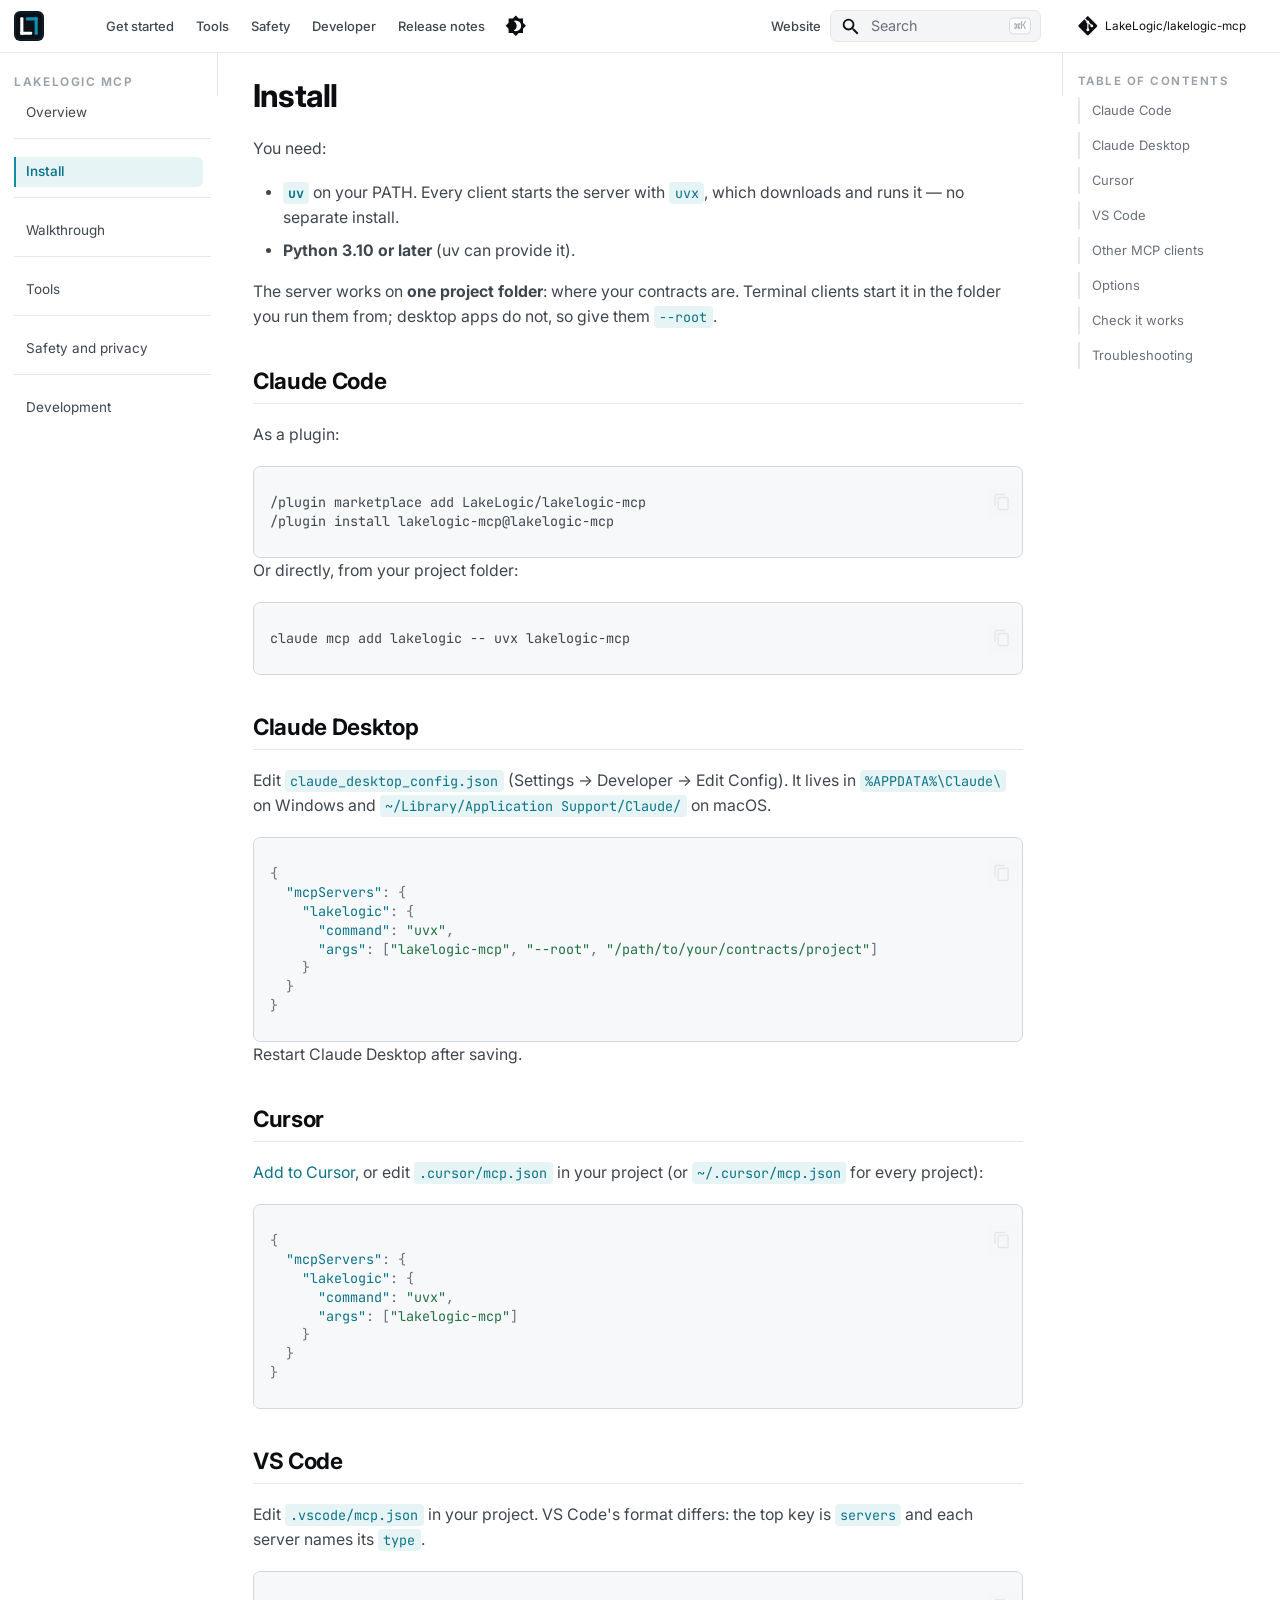
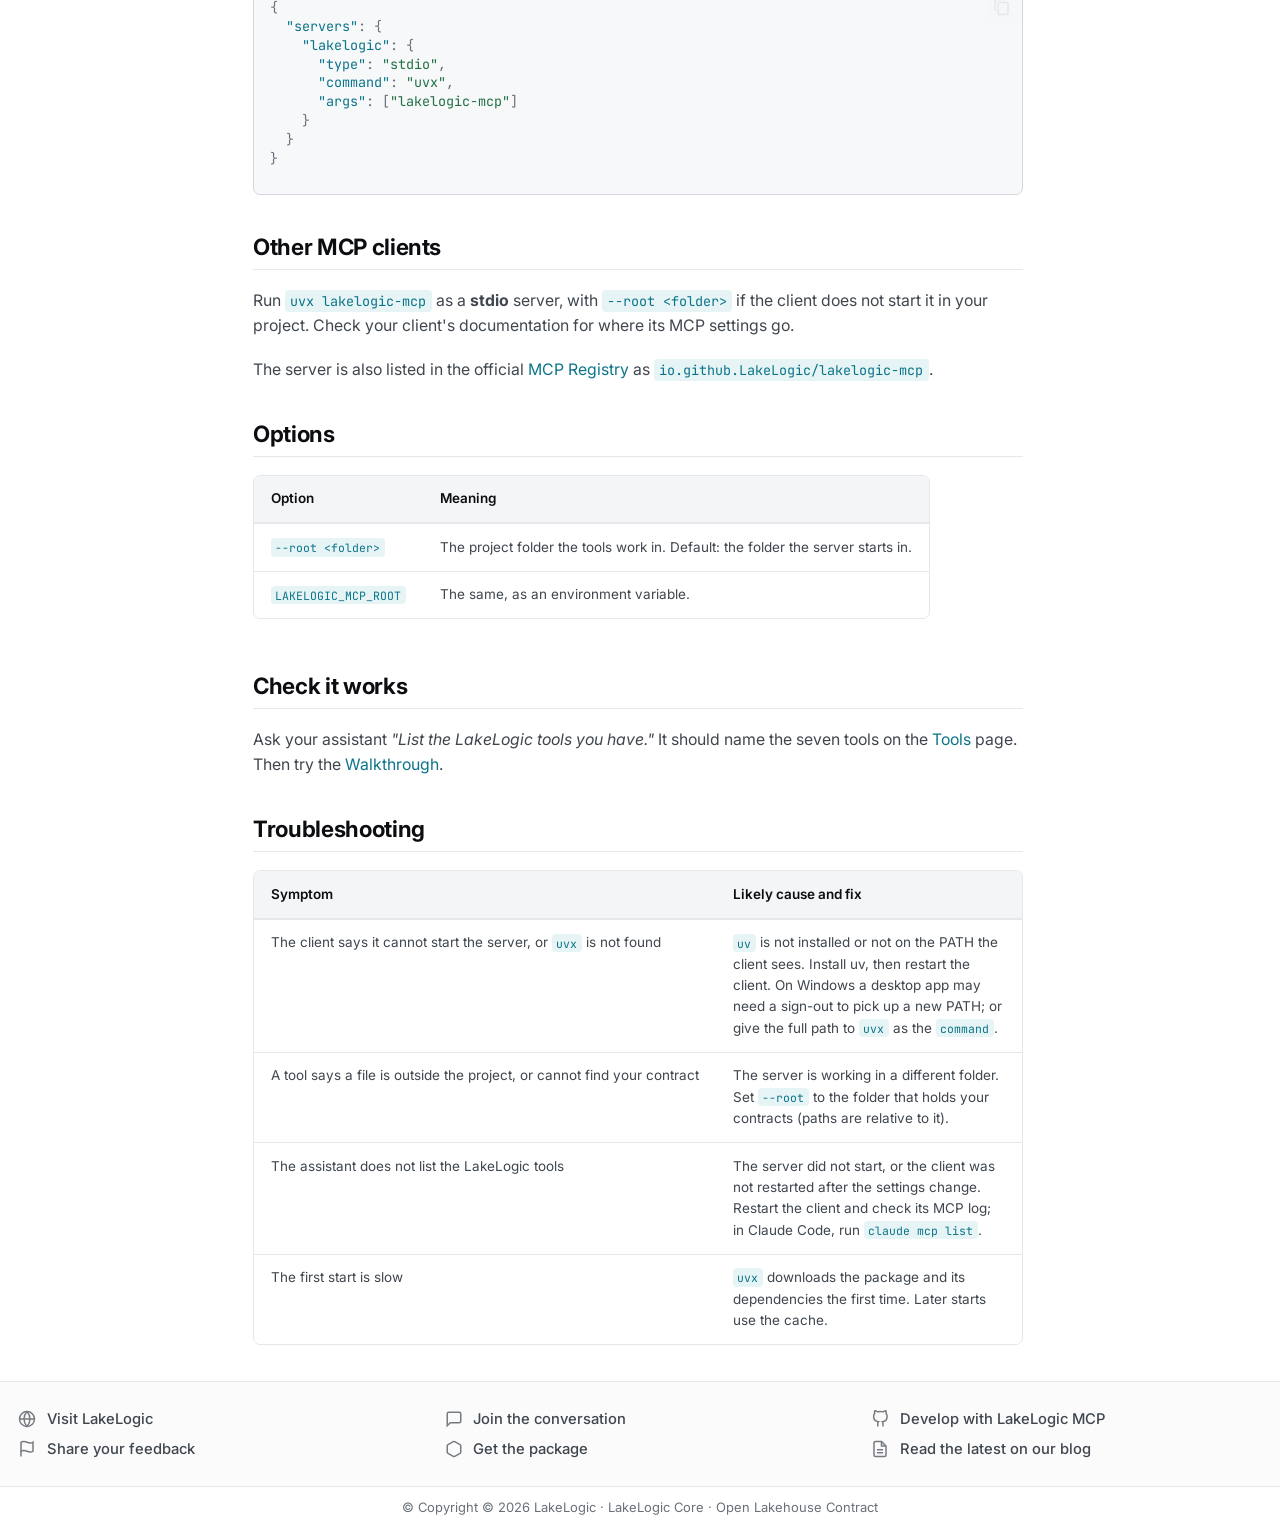
<file: install.html>
<!doctype html>
<html lang="en" class="no-js">
  <head>
    
      <meta charset="utf-8">
      <meta name="viewport" content="width=device-width,initial-scale=1">
      
        <meta name="description" content="A local MCP server that lets AI assistants check, test and run the Open Lakehouse Contracts they write, using LakeLogic itself instead of guessing.
">
      
      
        <meta name="author" content="LakeLogic">
      
      
        <link rel="canonical" href="https://mcp.lakelogic.io/install.html">
      
      
        <link rel="prev" href="index.html">
      
      
        <link rel="next" href="walkthrough.html">
      
      
        
      
      
      <link rel="icon" href="assets/logo.svg">
      <meta name="generator" content="mkdocs-1.6.1, mkdocs-material-9.8.1">
    
    
      
        <title>Install - LakeLogic MCP</title>
      
    
    
      <link rel="stylesheet" href="assets/stylesheets/main.57a0d79d.min.css">
      
        
        <link rel="stylesheet" href="assets/stylesheets/palette.fb2fffe2.min.css">
      
      


    
    
      
    
    
      
        
        
        <link rel="preconnect" href="https://fonts.gstatic.com" crossorigin>
        <link rel="stylesheet" href="https://fonts.googleapis.com/css?family=Inter:300,300i,400,400i,700,700i%7CJetBrains+Mono:400,400i,700,700i&display=fallback">
        <style>:root{--md-text-font:"Inter";--md-code-font:"JetBrains Mono"}</style>
      
    
    
      <link rel="stylesheet" href="stylesheets/extra.css?v=7">
    
    <script>__md_scope=new URL(".",location),__md_hash=e=>[...e].reduce(((e,_)=>(e<<5)-e+_.charCodeAt(0)),0),__md_get=(e,_=localStorage,t=__md_scope)=>JSON.parse(_.getItem(t.pathname+"."+e)),__md_set=(e,_,t=localStorage,a=__md_scope)=>{try{t.setItem(a.pathname+"."+e,JSON.stringify(_))}catch(e){}}</script>
    
      

    
    
  </head>
  
  
    
    
      
    
    
    
    
    <body dir="ltr" data-md-color-scheme="default" data-md-color-primary="custom" data-md-color-accent="light-blue">
  
    
    <input class="md-toggle" data-md-toggle="drawer" type="checkbox" id="__drawer" autocomplete="off">
    <input class="md-toggle" data-md-toggle="search" type="checkbox" id="__search" autocomplete="off">
    <label class="md-overlay" for="__drawer"></label>
    <div data-md-component="skip">
      
        
        <a href="#install" class="md-skip">
          Skip to content
        </a>
      
    </div>
    <div data-md-component="announce">
      
    </div>
    
    
      

  

<header class="md-header md-header--shadow" data-md-component="header">
  <nav class="md-header__inner md-grid" aria-label="Header">
    <a href="index.html" title="LakeLogic MCP" class="md-header__button md-logo" aria-label="LakeLogic MCP" data-md-component="logo">
      
  <img src="assets/logo.svg" alt="logo">

    </a>
    <label class="md-header__button md-icon" for="__drawer">
      
      <svg xmlns="http://www.w3.org/2000/svg" viewBox="0 0 24 24"><path d="M3 6h18v2H3zm0 5h18v2H3zm0 5h18v2H3z"/></svg>
    </label>
    <div class="md-header__title" data-md-component="header-title">
      <div class="md-header__ellipsis">
        <div class="md-header__topic">
          <span class="md-ellipsis">
            LakeLogic MCP
            <span class="ll-docs-badge">Docs</span>
          </span>
        </div>
        <div class="md-header__topic" data-md-component="header-topic">
          <span class="md-ellipsis">
            
              Install
            
          </span>
        </div>
      </div>
    </div><nav class="ll-metanav" aria-label="Documentation sections">
      <a class="ll-metanav__link" href="install.html">Get started</a>
      <a class="ll-metanav__link" href="tools.html">Tools</a>
      <a class="ll-metanav__link" href="safety.html">Safety</a>
      <a class="ll-metanav__link" href="development.html">Developer</a>
      <a class="ll-metanav__link" href="https://github.com/LakeLogic/lakelogic-mcp/blob/main/CHANGELOG.md">Release notes</a>
    </nav>

    
      
        <form class="md-header__option" data-md-component="palette">
  
    
    
    
    <input class="md-option" data-md-color-media="" data-md-color-scheme="default" data-md-color-primary="custom" data-md-color-accent="light-blue"  aria-label="Switch to dark mode"  type="radio" name="__palette" id="__palette_0">
    
      <label class="md-header__button md-icon" title="Switch to dark mode" for="__palette_1" hidden>
        <svg xmlns="http://www.w3.org/2000/svg" viewBox="0 0 24 24"><path d="M12 18c-.89 0-1.74-.2-2.5-.55C11.56 16.5 13 14.42 13 12s-1.44-4.5-3.5-5.45C10.26 6.2 11.11 6 12 6a6 6 0 0 1 6 6 6 6 0 0 1-6 6m8-9.31V4h-4.69L12 .69 8.69 4H4v4.69L.69 12 4 15.31V20h4.69L12 23.31 15.31 20H20v-4.69L23.31 12z"/></svg>
      </label>
    
  
    
    
    
    <input class="md-option" data-md-color-media="" data-md-color-scheme="slate" data-md-color-primary="custom" data-md-color-accent="light-blue"  aria-label="Switch to light mode"  type="radio" name="__palette" id="__palette_1">
    
      <label class="md-header__button md-icon" title="Switch to light mode" for="__palette_0" hidden>
        <svg xmlns="http://www.w3.org/2000/svg" viewBox="0 0 24 24"><path d="M12 8a4 4 0 0 0-4 4 4 4 0 0 0 4 4 4 4 0 0 0 4-4 4 4 0 0 0-4-4m0 10a6 6 0 0 1-6-6 6 6 0 0 1 6-6 6 6 0 0 1 6 6 6 6 0 0 1-6 6m8-9.31V4h-4.69L12 .69 8.69 4H4v4.69L.69 12 4 15.31V20h4.69L12 23.31 15.31 20H20v-4.69L23.31 12z"/></svg>
      </label>
    
  
</form>
      
    
    
      <script>var palette=__md_get("__palette");if(palette&&palette.color){if("(prefers-color-scheme)"===palette.color.media){var media=matchMedia("(prefers-color-scheme: light)"),input=document.querySelector(media.matches?"[data-md-color-media='(prefers-color-scheme: light)']":"[data-md-color-media='(prefers-color-scheme: dark)']");palette.color.media=input.getAttribute("data-md-color-media"),palette.color.scheme=input.getAttribute("data-md-color-scheme"),palette.color.primary=input.getAttribute("data-md-color-primary"),palette.color.accent=input.getAttribute("data-md-color-accent")}for(var[key,value]of Object.entries(palette.color))document.body.setAttribute("data-md-color-"+key,value)}</script>
    
    <div class="ll-header-extra">
      <a class="ll-header-extra__link" href="https://www.lakelogic.io" target="_blank" rel="noopener">Website</a>
    </div>

    
      
      
        <label class="md-header__button md-icon" for="__search">
          
          <svg xmlns="http://www.w3.org/2000/svg" viewBox="0 0 24 24"><path d="M9.5 3A6.5 6.5 0 0 1 16 9.5c0 1.61-.59 3.09-1.56 4.23l.27.27h.79l5 5-1.5 1.5-5-5v-.79l-.27-.27A6.52 6.52 0 0 1 9.5 16 6.5 6.5 0 0 1 3 9.5 6.5 6.5 0 0 1 9.5 3m0 2C7 5 5 7 5 9.5S7 14 9.5 14 14 12 14 9.5 12 5 9.5 5"/></svg>
        </label>
        <div class="md-search" data-md-component="search" role="dialog">
  <label class="md-search__overlay" for="__search"></label>
  <div class="md-search__inner" role="search">
    <form class="md-search__form" name="search">
      <input type="text" class="md-search__input" name="query" aria-label="Search" placeholder="Search" autocapitalize="off" autocorrect="off" autocomplete="off" spellcheck="false" data-md-component="search-query" required>
      <label class="md-search__icon md-icon" for="__search">
        
        <svg xmlns="http://www.w3.org/2000/svg" viewBox="0 0 24 24"><path d="M9.5 3A6.5 6.5 0 0 1 16 9.5c0 1.61-.59 3.09-1.56 4.23l.27.27h.79l5 5-1.5 1.5-5-5v-.79l-.27-.27A6.52 6.52 0 0 1 9.5 16 6.5 6.5 0 0 1 3 9.5 6.5 6.5 0 0 1 9.5 3m0 2C7 5 5 7 5 9.5S7 14 9.5 14 14 12 14 9.5 12 5 9.5 5"/></svg>
        
        <svg xmlns="http://www.w3.org/2000/svg" viewBox="0 0 24 24"><path d="M20 11v2H8l5.5 5.5-1.42 1.42L4.16 12l7.92-7.92L13.5 5.5 8 11z"/></svg>
      </label>
      <nav class="md-search__options" aria-label="Search">
        
        <button type="reset" class="md-search__icon md-icon" title="Clear" aria-label="Clear" tabindex="-1">
          
          <svg xmlns="http://www.w3.org/2000/svg" viewBox="0 0 24 24"><path d="M19 6.41 17.59 5 12 10.59 6.41 5 5 6.41 10.59 12 5 17.59 6.41 19 12 13.41 17.59 19 19 17.59 13.41 12z"/></svg>
        </button>
      </nav>
      
        <div class="md-search__suggest" data-md-component="search-suggest"></div>
      
    </form>
    <div class="md-search__output">
      <div class="md-search__scrollwrap" tabindex="0" data-md-scrollfix>
        <div class="md-search-result" data-md-component="search-result">
          <div class="md-search-result__meta">
            Initializing search
          </div>
          <ol class="md-search-result__list" role="presentation"></ol>
        </div>
      </div>
    </div>
  </div>
</div>
      
    
    
      <div class="md-header__source">
        <a href="https://github.com/LakeLogic/lakelogic-mcp" title="Go to repository" class="md-source" data-md-component="source">
  <div class="md-source__icon md-icon">
    
    <svg xmlns="http://www.w3.org/2000/svg" viewBox="0 0 448 512"><!--! Font Awesome Free 7.1.0 by @fontawesome - https://fontawesome.com License - https://fontawesome.com/license/free (Icons: CC BY 4.0, Fonts: SIL OFL 1.1, Code: MIT License) Copyright 2025 Fonticons, Inc.--><path d="M439.6 236.1 244 40.5c-5.4-5.5-12.8-8.5-20.4-8.5s-15 3-20.4 8.4L162.5 81l51.5 51.5c27.1-9.1 52.7 16.8 43.4 43.7l49.7 49.7c34.2-11.8 61.2 31 35.5 56.7-26.5 26.5-70.2-2.9-56-37.3L240.3 199v121.9c25.3 12.5 22.3 41.8 9.1 55-6.4 6.4-15.2 10.1-24.3 10.1s-17.8-3.6-24.3-10.1c-17.6-17.6-11.1-46.9 11.2-56v-123c-20.8-8.5-24.6-30.7-18.6-45L142.6 101 8.5 235.1C3 240.6 0 247.9 0 255.5s3 15 8.5 20.4l195.6 195.7c5.4 5.4 12.7 8.4 20.4 8.4s15-3 20.4-8.4l194.7-194.7c5.4-5.4 8.4-12.8 8.4-20.4s-3-15-8.4-20.4"/></svg>
  </div>
  <div class="md-source__repository">
    LakeLogic/lakelogic-mcp
  </div>
</a>
      </div>
    
  </nav>
  
</header>
    
    <div class="md-container" data-md-component="container">
      
      
        
          
        
      
      <main class="md-main" data-md-component="main">
        <div class="md-main__inner md-grid">
          
            
              
              <div class="md-sidebar md-sidebar--primary" data-md-component="sidebar" data-md-type="navigation" >
                <div class="md-sidebar__scrollwrap">
                  <div class="md-sidebar__inner">
                    



<nav class="md-nav md-nav--primary" aria-label="Navigation" data-md-level="0">
  <label class="md-nav__title" for="__drawer">
    <a href="index.html" title="LakeLogic MCP" class="md-nav__button md-logo" aria-label="LakeLogic MCP" data-md-component="logo">
      
  <img src="assets/logo.svg" alt="logo">

    </a>
    LakeLogic MCP
  </label>
  
    <div class="md-nav__source">
      <a href="https://github.com/LakeLogic/lakelogic-mcp" title="Go to repository" class="md-source" data-md-component="source">
  <div class="md-source__icon md-icon">
    
    <svg xmlns="http://www.w3.org/2000/svg" viewBox="0 0 448 512"><!--! Font Awesome Free 7.1.0 by @fontawesome - https://fontawesome.com License - https://fontawesome.com/license/free (Icons: CC BY 4.0, Fonts: SIL OFL 1.1, Code: MIT License) Copyright 2025 Fonticons, Inc.--><path d="M439.6 236.1 244 40.5c-5.4-5.5-12.8-8.5-20.4-8.5s-15 3-20.4 8.4L162.5 81l51.5 51.5c27.1-9.1 52.7 16.8 43.4 43.7l49.7 49.7c34.2-11.8 61.2 31 35.5 56.7-26.5 26.5-70.2-2.9-56-37.3L240.3 199v121.9c25.3 12.5 22.3 41.8 9.1 55-6.4 6.4-15.2 10.1-24.3 10.1s-17.8-3.6-24.3-10.1c-17.6-17.6-11.1-46.9 11.2-56v-123c-20.8-8.5-24.6-30.7-18.6-45L142.6 101 8.5 235.1C3 240.6 0 247.9 0 255.5s3 15 8.5 20.4l195.6 195.7c5.4 5.4 12.7 8.4 20.4 8.4s15-3 20.4-8.4l194.7-194.7c5.4-5.4 8.4-12.8 8.4-20.4s-3-15-8.4-20.4"/></svg>
  </div>
  <div class="md-source__repository">
    LakeLogic/lakelogic-mcp
  </div>
</a>
    </div>
  
  <ul class="md-nav__list" data-md-scrollfix>
    
      
      
  
  
  
  
    <li class="md-nav__item">
      <a href="index.html" class="md-nav__link">
        
  
  
  <span class="md-ellipsis">
    
  
    Overview
  

    
  </span>
  
  

      </a>
    </li>
  

    
      
      
  
  
    
  
  
  
    <li class="md-nav__item md-nav__item--active">
      
      <input class="md-nav__toggle md-toggle" type="checkbox" id="__toc">
      
      
        
      
      
        <label class="md-nav__link md-nav__link--active" for="__toc">
          
  
  
  <span class="md-ellipsis">
    
  
    Install
  

    
  </span>
  
  

          <span class="md-nav__icon md-icon"></span>
        </label>
      
      <a href="install.html" class="md-nav__link md-nav__link--active">
        
  
  
  <span class="md-ellipsis">
    
  
    Install
  

    
  </span>
  
  

      </a>
      
        

<nav class="md-nav md-nav--secondary" aria-label="Table of contents">
  
  
  
    
  
  
    <label class="md-nav__title" for="__toc">
      <span class="md-nav__icon md-icon"></span>
      Table of contents
    </label>
    <ul class="md-nav__list" data-md-component="toc" data-md-scrollfix>
      
        <li class="md-nav__item">
  <a href="#claude-code" class="md-nav__link">
    <span class="md-ellipsis">
      
        Claude Code
      
    </span>
  </a>
  
</li>
      
        <li class="md-nav__item">
  <a href="#claude-desktop" class="md-nav__link">
    <span class="md-ellipsis">
      
        Claude Desktop
      
    </span>
  </a>
  
</li>
      
        <li class="md-nav__item">
  <a href="#cursor" class="md-nav__link">
    <span class="md-ellipsis">
      
        Cursor
      
    </span>
  </a>
  
</li>
      
        <li class="md-nav__item">
  <a href="#vs-code" class="md-nav__link">
    <span class="md-ellipsis">
      
        VS Code
      
    </span>
  </a>
  
</li>
      
        <li class="md-nav__item">
  <a href="#other-mcp-clients" class="md-nav__link">
    <span class="md-ellipsis">
      
        Other MCP clients
      
    </span>
  </a>
  
</li>
      
        <li class="md-nav__item">
  <a href="#options" class="md-nav__link">
    <span class="md-ellipsis">
      
        Options
      
    </span>
  </a>
  
</li>
      
        <li class="md-nav__item">
  <a href="#check-it-works" class="md-nav__link">
    <span class="md-ellipsis">
      
        Check it works
      
    </span>
  </a>
  
</li>
      
        <li class="md-nav__item">
  <a href="#troubleshooting" class="md-nav__link">
    <span class="md-ellipsis">
      
        Troubleshooting
      
    </span>
  </a>
  
</li>
      
    </ul>
  
</nav>
      
    </li>
  

    
      
      
  
  
  
  
    <li class="md-nav__item">
      <a href="walkthrough.html" class="md-nav__link">
        
  
  
  <span class="md-ellipsis">
    
  
    Walkthrough
  

    
  </span>
  
  

      </a>
    </li>
  

    
      
      
  
  
  
  
    <li class="md-nav__item">
      <a href="tools.html" class="md-nav__link">
        
  
  
  <span class="md-ellipsis">
    
  
    Tools
  

    
  </span>
  
  

      </a>
    </li>
  

    
      
      
  
  
  
  
    <li class="md-nav__item">
      <a href="safety.html" class="md-nav__link">
        
  
  
  <span class="md-ellipsis">
    
  
    Safety and privacy
  

    
  </span>
  
  

      </a>
    </li>
  

    
      
      
  
  
  
  
    <li class="md-nav__item">
      <a href="development.html" class="md-nav__link">
        
  
  
  <span class="md-ellipsis">
    
  
    Development
  

    
  </span>
  
  

      </a>
    </li>
  

    
  </ul>
</nav>
                  </div>
                </div>
              </div>
            
            
              
              <div class="md-sidebar md-sidebar--secondary" data-md-component="sidebar" data-md-type="toc" >
                <div class="md-sidebar__scrollwrap">
                  <div class="md-sidebar__inner">
                    

<nav class="md-nav md-nav--secondary" aria-label="Table of contents">
  
  
  
    
  
  
    <label class="md-nav__title" for="__toc">
      <span class="md-nav__icon md-icon"></span>
      Table of contents
    </label>
    <ul class="md-nav__list" data-md-component="toc" data-md-scrollfix>
      
        <li class="md-nav__item">
  <a href="#claude-code" class="md-nav__link">
    <span class="md-ellipsis">
      
        Claude Code
      
    </span>
  </a>
  
</li>
      
        <li class="md-nav__item">
  <a href="#claude-desktop" class="md-nav__link">
    <span class="md-ellipsis">
      
        Claude Desktop
      
    </span>
  </a>
  
</li>
      
        <li class="md-nav__item">
  <a href="#cursor" class="md-nav__link">
    <span class="md-ellipsis">
      
        Cursor
      
    </span>
  </a>
  
</li>
      
        <li class="md-nav__item">
  <a href="#vs-code" class="md-nav__link">
    <span class="md-ellipsis">
      
        VS Code
      
    </span>
  </a>
  
</li>
      
        <li class="md-nav__item">
  <a href="#other-mcp-clients" class="md-nav__link">
    <span class="md-ellipsis">
      
        Other MCP clients
      
    </span>
  </a>
  
</li>
      
        <li class="md-nav__item">
  <a href="#options" class="md-nav__link">
    <span class="md-ellipsis">
      
        Options
      
    </span>
  </a>
  
</li>
      
        <li class="md-nav__item">
  <a href="#check-it-works" class="md-nav__link">
    <span class="md-ellipsis">
      
        Check it works
      
    </span>
  </a>
  
</li>
      
        <li class="md-nav__item">
  <a href="#troubleshooting" class="md-nav__link">
    <span class="md-ellipsis">
      
        Troubleshooting
      
    </span>
  </a>
  
</li>
      
    </ul>
  
</nav>
                  </div>
                </div>
              </div>
            
          
          
            <div class="md-content" data-md-component="content">
              
              <article class="md-content__inner md-typeset">
                
                  


  
  


<h1 id="install">Install<a class="headerlink" href="#install" title="Permanent link">&para;</a></h1>
<p>You need:</p>
<ul>
<li><strong><a href="https://docs.astral.sh/uv/"><code>uv</code></a></strong> on your PATH. Every client starts the server with <code>uvx</code>,
  which downloads and runs it — no separate install.</li>
<li><strong>Python 3.10 or later</strong> (uv can provide it).</li>
</ul>
<p>The server works on <strong>one project folder</strong>: where your contracts are. Terminal clients start it in the
folder you run them from; desktop apps do not, so give them <code>--root</code>.</p>
<h2 id="claude-code">Claude Code<a class="headerlink" href="#claude-code" title="Permanent link">&para;</a></h2>
<p>As a plugin:</p>
<div class="highlight"><pre><span></span><code><a id="__codelineno-0-1" name="__codelineno-0-1" href="#__codelineno-0-1"></a>/plugin marketplace add LakeLogic/lakelogic-mcp
<a id="__codelineno-0-2" name="__codelineno-0-2" href="#__codelineno-0-2"></a>/plugin install lakelogic-mcp@lakelogic-mcp
</code></pre></div>
<p>Or directly, from your project folder:</p>
<div class="highlight"><pre><span></span><code><a id="__codelineno-1-1" name="__codelineno-1-1" href="#__codelineno-1-1"></a>claude<span class="w"> </span>mcp<span class="w"> </span>add<span class="w"> </span>lakelogic<span class="w"> </span>--<span class="w"> </span>uvx<span class="w"> </span>lakelogic-mcp
</code></pre></div>
<h2 id="claude-desktop">Claude Desktop<a class="headerlink" href="#claude-desktop" title="Permanent link">&para;</a></h2>
<p>Edit <code>claude_desktop_config.json</code> (Settings → Developer → Edit Config). It lives in
<code>%APPDATA%\Claude\</code> on Windows and <code>~/Library/Application Support/Claude/</code> on macOS.</p>
<div class="highlight"><pre><span></span><code><a id="__codelineno-2-1" name="__codelineno-2-1" href="#__codelineno-2-1"></a><span class="p">{</span>
<a id="__codelineno-2-2" name="__codelineno-2-2" href="#__codelineno-2-2"></a><span class="w">  </span><span class="nt">"mcpServers"</span><span class="p">:</span><span class="w"> </span><span class="p">{</span>
<a id="__codelineno-2-3" name="__codelineno-2-3" href="#__codelineno-2-3"></a><span class="w">    </span><span class="nt">"lakelogic"</span><span class="p">:</span><span class="w"> </span><span class="p">{</span>
<a id="__codelineno-2-4" name="__codelineno-2-4" href="#__codelineno-2-4"></a><span class="w">      </span><span class="nt">"command"</span><span class="p">:</span><span class="w"> </span><span class="s2">"uvx"</span><span class="p">,</span>
<a id="__codelineno-2-5" name="__codelineno-2-5" href="#__codelineno-2-5"></a><span class="w">      </span><span class="nt">"args"</span><span class="p">:</span><span class="w"> </span><span class="p">[</span><span class="s2">"lakelogic-mcp"</span><span class="p">,</span><span class="w"> </span><span class="s2">"--root"</span><span class="p">,</span><span class="w"> </span><span class="s2">"/path/to/your/contracts/project"</span><span class="p">]</span>
<a id="__codelineno-2-6" name="__codelineno-2-6" href="#__codelineno-2-6"></a><span class="w">    </span><span class="p">}</span>
<a id="__codelineno-2-7" name="__codelineno-2-7" href="#__codelineno-2-7"></a><span class="w">  </span><span class="p">}</span>
<a id="__codelineno-2-8" name="__codelineno-2-8" href="#__codelineno-2-8"></a><span class="p">}</span>
</code></pre></div>
<p>Restart Claude Desktop after saving.</p>
<h2 id="cursor">Cursor<a class="headerlink" href="#cursor" title="Permanent link">&para;</a></h2>
<p><a href="cursor://anysphere.cursor-deeplink/mcp/install?name=lakelogic&amp;config=eyJjb21tYW5kIjoidXZ4IiwiYXJncyI6WyJsYWtlbG9naWMtbWNwIl19">Add to Cursor</a>,
or edit <code>.cursor/mcp.json</code> in your project (or <code>~/.cursor/mcp.json</code> for every project):</p>
<div class="highlight"><pre><span></span><code><a id="__codelineno-3-1" name="__codelineno-3-1" href="#__codelineno-3-1"></a><span class="p">{</span>
<a id="__codelineno-3-2" name="__codelineno-3-2" href="#__codelineno-3-2"></a><span class="w">  </span><span class="nt">"mcpServers"</span><span class="p">:</span><span class="w"> </span><span class="p">{</span>
<a id="__codelineno-3-3" name="__codelineno-3-3" href="#__codelineno-3-3"></a><span class="w">    </span><span class="nt">"lakelogic"</span><span class="p">:</span><span class="w"> </span><span class="p">{</span>
<a id="__codelineno-3-4" name="__codelineno-3-4" href="#__codelineno-3-4"></a><span class="w">      </span><span class="nt">"command"</span><span class="p">:</span><span class="w"> </span><span class="s2">"uvx"</span><span class="p">,</span>
<a id="__codelineno-3-5" name="__codelineno-3-5" href="#__codelineno-3-5"></a><span class="w">      </span><span class="nt">"args"</span><span class="p">:</span><span class="w"> </span><span class="p">[</span><span class="s2">"lakelogic-mcp"</span><span class="p">]</span>
<a id="__codelineno-3-6" name="__codelineno-3-6" href="#__codelineno-3-6"></a><span class="w">    </span><span class="p">}</span>
<a id="__codelineno-3-7" name="__codelineno-3-7" href="#__codelineno-3-7"></a><span class="w">  </span><span class="p">}</span>
<a id="__codelineno-3-8" name="__codelineno-3-8" href="#__codelineno-3-8"></a><span class="p">}</span>
</code></pre></div>
<h2 id="vs-code">VS Code<a class="headerlink" href="#vs-code" title="Permanent link">&para;</a></h2>
<p>Edit <code>.vscode/mcp.json</code> in your project. VS Code's format differs: the top key is <code>servers</code> and each
server names its <code>type</code>.</p>
<div class="highlight"><pre><span></span><code><a id="__codelineno-4-1" name="__codelineno-4-1" href="#__codelineno-4-1"></a><span class="p">{</span>
<a id="__codelineno-4-2" name="__codelineno-4-2" href="#__codelineno-4-2"></a><span class="w">  </span><span class="nt">"servers"</span><span class="p">:</span><span class="w"> </span><span class="p">{</span>
<a id="__codelineno-4-3" name="__codelineno-4-3" href="#__codelineno-4-3"></a><span class="w">    </span><span class="nt">"lakelogic"</span><span class="p">:</span><span class="w"> </span><span class="p">{</span>
<a id="__codelineno-4-4" name="__codelineno-4-4" href="#__codelineno-4-4"></a><span class="w">      </span><span class="nt">"type"</span><span class="p">:</span><span class="w"> </span><span class="s2">"stdio"</span><span class="p">,</span>
<a id="__codelineno-4-5" name="__codelineno-4-5" href="#__codelineno-4-5"></a><span class="w">      </span><span class="nt">"command"</span><span class="p">:</span><span class="w"> </span><span class="s2">"uvx"</span><span class="p">,</span>
<a id="__codelineno-4-6" name="__codelineno-4-6" href="#__codelineno-4-6"></a><span class="w">      </span><span class="nt">"args"</span><span class="p">:</span><span class="w"> </span><span class="p">[</span><span class="s2">"lakelogic-mcp"</span><span class="p">]</span>
<a id="__codelineno-4-7" name="__codelineno-4-7" href="#__codelineno-4-7"></a><span class="w">    </span><span class="p">}</span>
<a id="__codelineno-4-8" name="__codelineno-4-8" href="#__codelineno-4-8"></a><span class="w">  </span><span class="p">}</span>
<a id="__codelineno-4-9" name="__codelineno-4-9" href="#__codelineno-4-9"></a><span class="p">}</span>
</code></pre></div>
<h2 id="other-mcp-clients">Other MCP clients<a class="headerlink" href="#other-mcp-clients" title="Permanent link">&para;</a></h2>
<p>Run <code>uvx lakelogic-mcp</code> as a <strong>stdio</strong> server, with <code>--root &lt;folder&gt;</code> if the client does not start it
in your project. Check your client's documentation for where its MCP settings go.</p>
<p>The server is also listed in the official <a href="https://registry.modelcontextprotocol.io">MCP Registry</a> as
<code>io.github.LakeLogic/lakelogic-mcp</code>.</p>
<h2 id="options">Options<a class="headerlink" href="#options" title="Permanent link">&para;</a></h2>
<table>
<thead>
<tr>
<th>Option</th>
<th>Meaning</th>
</tr>
</thead>
<tbody>
<tr>
<td><code>--root &lt;folder&gt;</code></td>
<td>The project folder the tools work in. Default: the folder the server starts in.</td>
</tr>
<tr>
<td><code>LAKELOGIC_MCP_ROOT</code></td>
<td>The same, as an environment variable.</td>
</tr>
</tbody>
</table>
<h2 id="check-it-works">Check it works<a class="headerlink" href="#check-it-works" title="Permanent link">&para;</a></h2>
<p>Ask your assistant <em>"List the LakeLogic tools you have."</em> It should name the seven tools on the
<a href="tools.html">Tools</a> page. Then try the <a href="walkthrough.html">Walkthrough</a>.</p>
<h2 id="troubleshooting">Troubleshooting<a class="headerlink" href="#troubleshooting" title="Permanent link">&para;</a></h2>
<table>
<thead>
<tr>
<th>Symptom</th>
<th>Likely cause and fix</th>
</tr>
</thead>
<tbody>
<tr>
<td>The client says it cannot start the server, or <code>uvx</code> is not found</td>
<td><code>uv</code> is not installed or not on the PATH the client sees. Install uv, then restart the client. On Windows a desktop app may need a sign-out to pick up a new PATH; or give the full path to <code>uvx</code> as the <code>command</code>.</td>
</tr>
<tr>
<td>A tool says a file is outside the project, or cannot find your contract</td>
<td>The server is working in a different folder. Set <code>--root</code> to the folder that holds your contracts (paths are relative to it).</td>
</tr>
<tr>
<td>The assistant does not list the LakeLogic tools</td>
<td>The server did not start, or the client was not restarted after the settings change. Restart the client and check its MCP log; in Claude Code, run <code>claude mcp list</code>.</td>
</tr>
<tr>
<td>The first start is slow</td>
<td><code>uvx</code> downloads the package and its dependencies the first time. Later starts use the cache.</td>
</tr>
</tbody>
</table>












                
              </article>
            </div>
          
          
  <script>var tabs=__md_get("__tabs");if(Array.isArray(tabs))e:for(var set of document.querySelectorAll(".tabbed-set")){var labels=set.querySelector(".tabbed-labels");for(var tab of tabs)for(var label of labels.getElementsByTagName("label"))if(label.innerText.trim()===tab){var input=document.getElementById(label.htmlFor);input.checked=!0;continue e}}</script>

<script>var target=document.getElementById(location.hash.slice(1));target&&target.name&&(target.checked=target.name.startsWith("__tabbed_"))</script>
        </div>
        
          <button type="button" class="md-top md-icon" data-md-component="top" hidden>
  
  <svg xmlns="http://www.w3.org/2000/svg" viewBox="0 0 24 24"><path d="M13 20h-2V8l-5.5 5.5-1.42-1.42L12 4.16l7.92 7.92-1.42 1.42L13 8z"/></svg>
  Back to top
</button>
        
      </main>
      


<!-- Footer links grid -->
<footer class="ll-footer">
  <div class="ll-footer__grid md-grid">
    <a href="https://www.lakelogic.io" class="ll-footer__link">
      <svg xmlns="http://www.w3.org/2000/svg" width="18" height="18" viewBox="0 0 24 24" fill="none" stroke="currentColor" stroke-width="2"><circle cx="12" cy="12" r="10"/><path d="M2 12h20M12 2a15.3 15.3 0 0 1 4 10 15.3 15.3 0 0 1-4 10 15.3 15.3 0 0 1-4-10 15.3 15.3 0 0 1 4-10z"/></svg>
      Visit LakeLogic
    </a>
    <a href="https://github.com/LakeLogic/LakeLogic/discussions" class="ll-footer__link">
      <svg xmlns="http://www.w3.org/2000/svg" width="18" height="18" viewBox="0 0 24 24" fill="none" stroke="currentColor" stroke-width="2"><path d="M21 15a2 2 0 0 1-2 2H7l-4 4V5a2 2 0 0 1 2-2h14a2 2 0 0 1 2 2z"/></svg>
      Join the conversation
    </a>
    <a href="https://github.com/LakeLogic/lakelogic-mcp" class="ll-footer__link">
      <svg xmlns="http://www.w3.org/2000/svg" width="18" height="18" viewBox="0 0 24 24" fill="none" stroke="currentColor" stroke-width="2"><path d="M16 22V18.13a3.07 3.07 0 0 0-.94-2.36c3.14-.35 6.44-1.54 6.44-7A5.44 5.44 0 0 0 20 4.77 5.07 5.07 0 0 0 19.91 1S18.73.65 16 2.48a13.38 13.38 0 0 0-7 0C6.27.65 5.09 1 5.09 1A5.07 5.07 0 0 0 5 4.77a5.44 5.44 0 0 0-1.5 3.78c0 5.42 3.3 6.61 6.44 7A3.07 3.07 0 0 0 9 18.13V22"/></svg>
      Develop with LakeLogic MCP
    </a>
    <a href="https://github.com/LakeLogic/lakelogic-mcp/issues" class="ll-footer__link">
      <svg xmlns="http://www.w3.org/2000/svg" width="18" height="18" viewBox="0 0 24 24" fill="none" stroke="currentColor" stroke-width="2"><path d="M4 15s1-1 4-1 5 2 8 2 4-1 4-1V3s-1 1-4 1-5-2-8-2-4 1-4 1z"/><line x1="4" y1="22" x2="4" y2="15"/></svg>
      Share your feedback
    </a>
    <a href="https://pypi.org/project/lakelogic-mcp/" class="ll-footer__link">
      <svg xmlns="http://www.w3.org/2000/svg" width="18" height="18" viewBox="0 0 24 24" fill="none" stroke="currentColor" stroke-width="2"><path d="M21 16V8a2 2 0 0 0-1-1.73l-7-4a2 2 0 0 0-2 0l-7 4A2 2 0 0 0 3 8v8a2 2 0 0 0 1 1.73l7 4a2 2 0 0 0 2 0l7-4A2 2 0 0 0 21 16z"/></svg>
      Get the package
    </a>
    <a href="https://www.lakelogic.io/blog" class="ll-footer__link">
      <svg xmlns="http://www.w3.org/2000/svg" width="18" height="18" viewBox="0 0 24 24" fill="none" stroke="currentColor" stroke-width="2"><path d="M14 2H6a2 2 0 0 0-2 2v16a2 2 0 0 0 2 2h12a2 2 0 0 0 2-2V8z"/><polyline points="14 2 14 8 20 8"/><line x1="16" y1="13" x2="8" y2="13"/><line x1="16" y1="17" x2="8" y2="17"/></svg>
      Read the latest on our blog
    </a>
  </div>

  <!-- Bottom bar -->
  <div class="ll-footer__bottom md-grid">
    <div class="ll-footer__meta">
      <span>&copy; Copyright &copy; 2026 LakeLogic · <a href="https://docs.lakelogic.io/" target="_blank">LakeLogic Core</a> · <a href="https://olc.lakelogic.io/" target="_blank">Open Lakehouse Contract</a>
</span>
    </div>
  </div>
</footer>

    </div>
    <div class="md-dialog" data-md-component="dialog">
      <div class="md-dialog__inner md-typeset"></div>
    </div>
    
    
    
      
      
      <script id="__config" type="application/json">{"annotate": null, "base": ".", "features": ["navigation.instant", "navigation.tracking", "navigation.top", "navigation.footer", "navigation.sections", "toc.follow", "search.suggest", "search.highlight", "content.code.copy", "content.tabs.link"], "search": "assets/javascripts/workers/search.a7633da7.min.js", "tags": null, "translations": {"clipboard.copied": "Copied to clipboard", "clipboard.copy": "Copy to clipboard", "search.result.more.one": "1 more on this page", "search.result.more.other": "# more on this page", "search.result.none": "No matching documents", "search.result.one": "1 matching document", "search.result.other": "# matching documents", "search.result.placeholder": "Type to start searching", "search.result.term.missing": "Missing", "select.version": "Select version"}, "version": null}</script>
    
    
      <script src="assets/javascripts/bundle.a5f9d56c.min.js"></script>
      
        <script src="javascripts/theme-switcher.js"></script>
      
    
  </body>
</html>
</file>
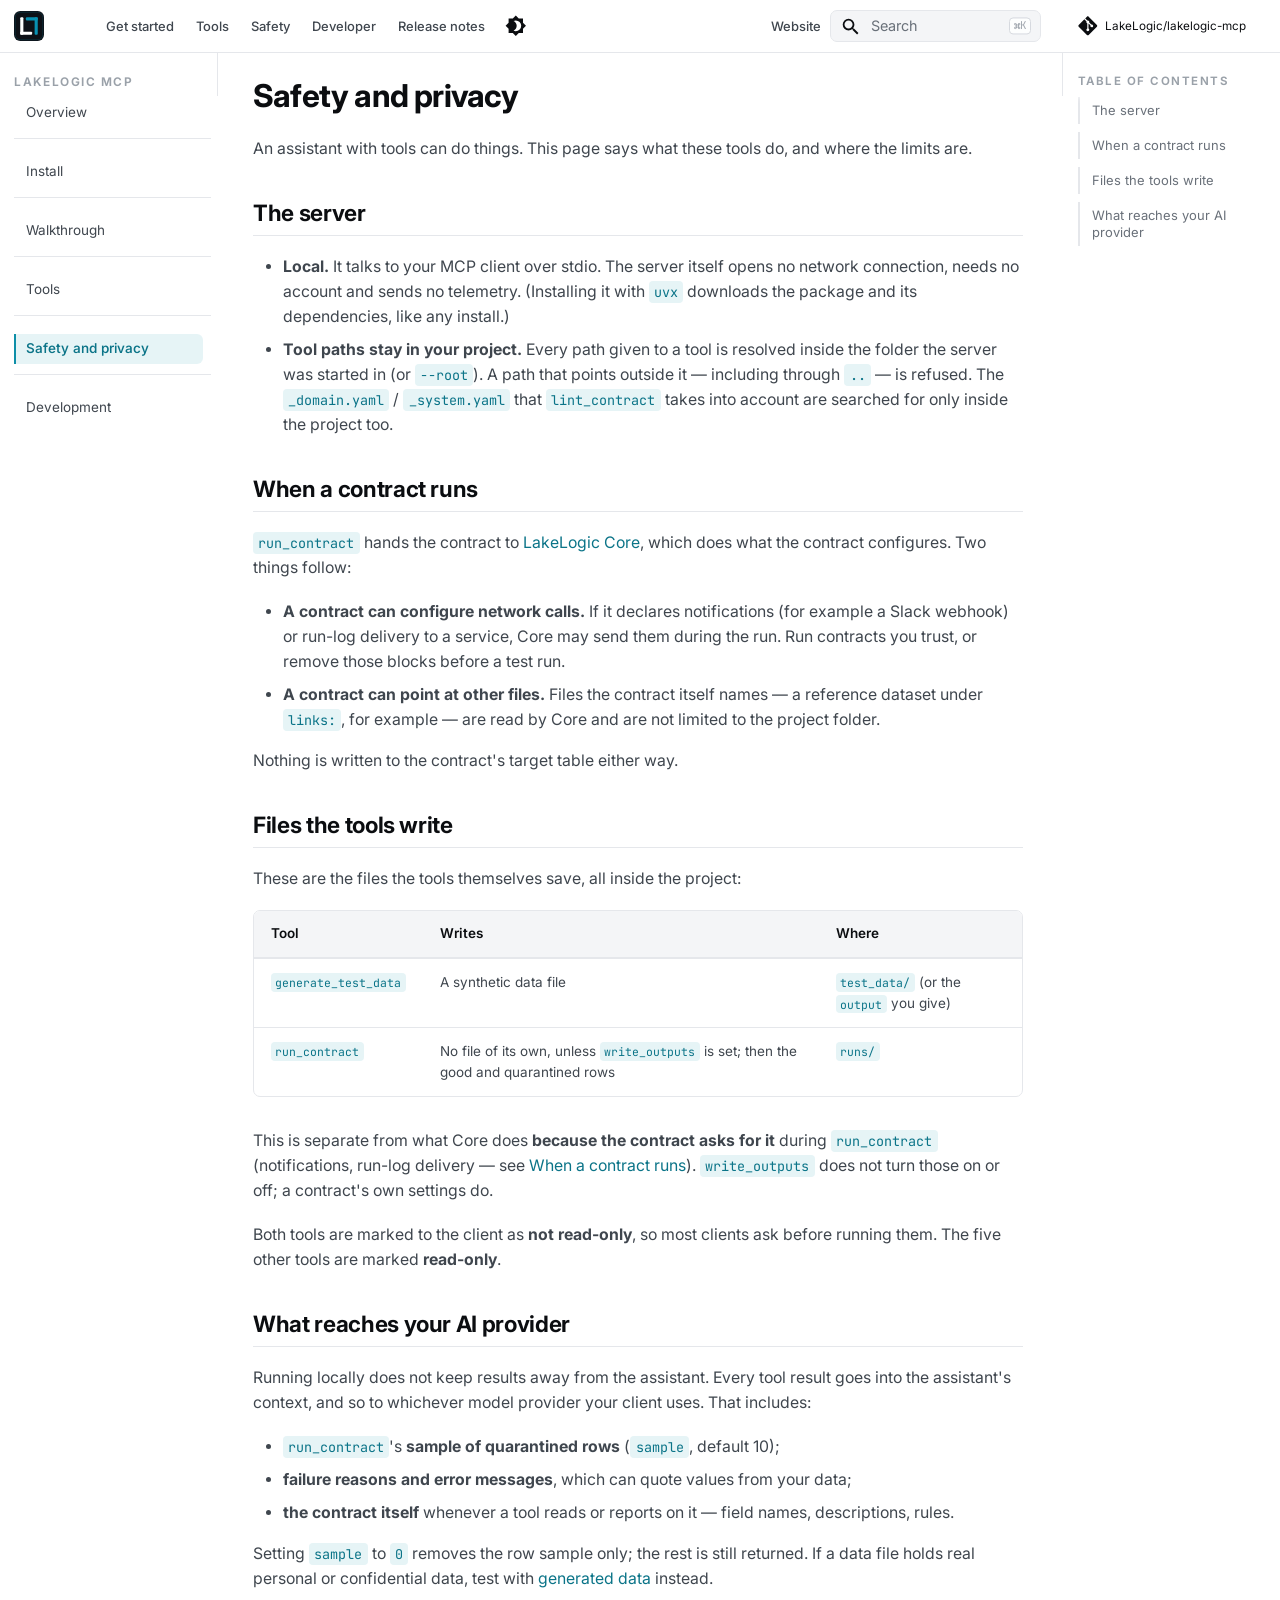
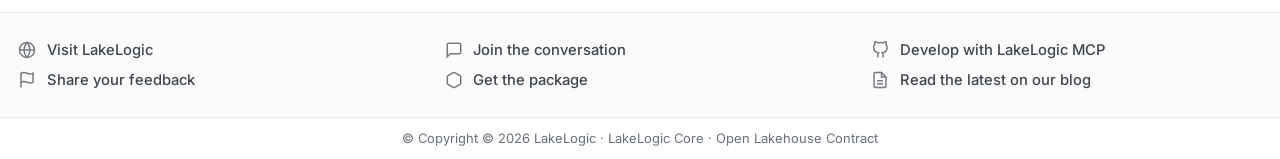
<file: safety.html>
<!doctype html>
<html lang="en" class="no-js">
  <head>
    
      <meta charset="utf-8">
      <meta name="viewport" content="width=device-width,initial-scale=1">
      
        <meta name="description" content="A local MCP server that lets AI assistants check, test and run the Open Lakehouse Contracts they write, using LakeLogic itself instead of guessing.
">
      
      
        <meta name="author" content="LakeLogic">
      
      
        <link rel="canonical" href="https://mcp.lakelogic.io/safety.html">
      
      
        <link rel="prev" href="tools.html">
      
      
        <link rel="next" href="development.html">
      
      
        
      
      
      <link rel="icon" href="assets/logo.svg">
      <meta name="generator" content="mkdocs-1.6.1, mkdocs-material-9.8.1">
    
    
      
        <title>Safety and privacy - LakeLogic MCP</title>
      
    
    
      <link rel="stylesheet" href="assets/stylesheets/main.57a0d79d.min.css">
      
        
        <link rel="stylesheet" href="assets/stylesheets/palette.fb2fffe2.min.css">
      
      


    
    
      
    
    
      
        
        
        <link rel="preconnect" href="https://fonts.gstatic.com" crossorigin>
        <link rel="stylesheet" href="https://fonts.googleapis.com/css?family=Inter:300,300i,400,400i,700,700i%7CJetBrains+Mono:400,400i,700,700i&display=fallback">
        <style>:root{--md-text-font:"Inter";--md-code-font:"JetBrains Mono"}</style>
      
    
    
      <link rel="stylesheet" href="stylesheets/extra.css?v=7">
    
    <script>__md_scope=new URL(".",location),__md_hash=e=>[...e].reduce(((e,_)=>(e<<5)-e+_.charCodeAt(0)),0),__md_get=(e,_=localStorage,t=__md_scope)=>JSON.parse(_.getItem(t.pathname+"."+e)),__md_set=(e,_,t=localStorage,a=__md_scope)=>{try{t.setItem(a.pathname+"."+e,JSON.stringify(_))}catch(e){}}</script>
    
      

    
    
  </head>
  
  
    
    
      
    
    
    
    
    <body dir="ltr" data-md-color-scheme="default" data-md-color-primary="custom" data-md-color-accent="light-blue">
  
    
    <input class="md-toggle" data-md-toggle="drawer" type="checkbox" id="__drawer" autocomplete="off">
    <input class="md-toggle" data-md-toggle="search" type="checkbox" id="__search" autocomplete="off">
    <label class="md-overlay" for="__drawer"></label>
    <div data-md-component="skip">
      
        
        <a href="#safety-and-privacy" class="md-skip">
          Skip to content
        </a>
      
    </div>
    <div data-md-component="announce">
      
    </div>
    
    
      

  

<header class="md-header md-header--shadow" data-md-component="header">
  <nav class="md-header__inner md-grid" aria-label="Header">
    <a href="index.html" title="LakeLogic MCP" class="md-header__button md-logo" aria-label="LakeLogic MCP" data-md-component="logo">
      
  <img src="assets/logo.svg" alt="logo">

    </a>
    <label class="md-header__button md-icon" for="__drawer">
      
      <svg xmlns="http://www.w3.org/2000/svg" viewBox="0 0 24 24"><path d="M3 6h18v2H3zm0 5h18v2H3zm0 5h18v2H3z"/></svg>
    </label>
    <div class="md-header__title" data-md-component="header-title">
      <div class="md-header__ellipsis">
        <div class="md-header__topic">
          <span class="md-ellipsis">
            LakeLogic MCP
            <span class="ll-docs-badge">Docs</span>
          </span>
        </div>
        <div class="md-header__topic" data-md-component="header-topic">
          <span class="md-ellipsis">
            
              Safety and privacy
            
          </span>
        </div>
      </div>
    </div><nav class="ll-metanav" aria-label="Documentation sections">
      <a class="ll-metanav__link" href="install.html">Get started</a>
      <a class="ll-metanav__link" href="tools.html">Tools</a>
      <a class="ll-metanav__link" href="safety.html">Safety</a>
      <a class="ll-metanav__link" href="development.html">Developer</a>
      <a class="ll-metanav__link" href="https://github.com/LakeLogic/lakelogic-mcp/blob/main/CHANGELOG.md">Release notes</a>
    </nav>

    
      
        <form class="md-header__option" data-md-component="palette">
  
    
    
    
    <input class="md-option" data-md-color-media="" data-md-color-scheme="default" data-md-color-primary="custom" data-md-color-accent="light-blue"  aria-label="Switch to dark mode"  type="radio" name="__palette" id="__palette_0">
    
      <label class="md-header__button md-icon" title="Switch to dark mode" for="__palette_1" hidden>
        <svg xmlns="http://www.w3.org/2000/svg" viewBox="0 0 24 24"><path d="M12 18c-.89 0-1.74-.2-2.5-.55C11.56 16.5 13 14.42 13 12s-1.44-4.5-3.5-5.45C10.26 6.2 11.11 6 12 6a6 6 0 0 1 6 6 6 6 0 0 1-6 6m8-9.31V4h-4.69L12 .69 8.69 4H4v4.69L.69 12 4 15.31V20h4.69L12 23.31 15.31 20H20v-4.69L23.31 12z"/></svg>
      </label>
    
  
    
    
    
    <input class="md-option" data-md-color-media="" data-md-color-scheme="slate" data-md-color-primary="custom" data-md-color-accent="light-blue"  aria-label="Switch to light mode"  type="radio" name="__palette" id="__palette_1">
    
      <label class="md-header__button md-icon" title="Switch to light mode" for="__palette_0" hidden>
        <svg xmlns="http://www.w3.org/2000/svg" viewBox="0 0 24 24"><path d="M12 8a4 4 0 0 0-4 4 4 4 0 0 0 4 4 4 4 0 0 0 4-4 4 4 0 0 0-4-4m0 10a6 6 0 0 1-6-6 6 6 0 0 1 6-6 6 6 0 0 1 6 6 6 6 0 0 1-6 6m8-9.31V4h-4.69L12 .69 8.69 4H4v4.69L.69 12 4 15.31V20h4.69L12 23.31 15.31 20H20v-4.69L23.31 12z"/></svg>
      </label>
    
  
</form>
      
    
    
      <script>var palette=__md_get("__palette");if(palette&&palette.color){if("(prefers-color-scheme)"===palette.color.media){var media=matchMedia("(prefers-color-scheme: light)"),input=document.querySelector(media.matches?"[data-md-color-media='(prefers-color-scheme: light)']":"[data-md-color-media='(prefers-color-scheme: dark)']");palette.color.media=input.getAttribute("data-md-color-media"),palette.color.scheme=input.getAttribute("data-md-color-scheme"),palette.color.primary=input.getAttribute("data-md-color-primary"),palette.color.accent=input.getAttribute("data-md-color-accent")}for(var[key,value]of Object.entries(palette.color))document.body.setAttribute("data-md-color-"+key,value)}</script>
    
    <div class="ll-header-extra">
      <a class="ll-header-extra__link" href="https://www.lakelogic.io" target="_blank" rel="noopener">Website</a>
    </div>

    
      
      
        <label class="md-header__button md-icon" for="__search">
          
          <svg xmlns="http://www.w3.org/2000/svg" viewBox="0 0 24 24"><path d="M9.5 3A6.5 6.5 0 0 1 16 9.5c0 1.61-.59 3.09-1.56 4.23l.27.27h.79l5 5-1.5 1.5-5-5v-.79l-.27-.27A6.52 6.52 0 0 1 9.5 16 6.5 6.5 0 0 1 3 9.5 6.5 6.5 0 0 1 9.5 3m0 2C7 5 5 7 5 9.5S7 14 9.5 14 14 12 14 9.5 12 5 9.5 5"/></svg>
        </label>
        <div class="md-search" data-md-component="search" role="dialog">
  <label class="md-search__overlay" for="__search"></label>
  <div class="md-search__inner" role="search">
    <form class="md-search__form" name="search">
      <input type="text" class="md-search__input" name="query" aria-label="Search" placeholder="Search" autocapitalize="off" autocorrect="off" autocomplete="off" spellcheck="false" data-md-component="search-query" required>
      <label class="md-search__icon md-icon" for="__search">
        
        <svg xmlns="http://www.w3.org/2000/svg" viewBox="0 0 24 24"><path d="M9.5 3A6.5 6.5 0 0 1 16 9.5c0 1.61-.59 3.09-1.56 4.23l.27.27h.79l5 5-1.5 1.5-5-5v-.79l-.27-.27A6.52 6.52 0 0 1 9.5 16 6.5 6.5 0 0 1 3 9.5 6.5 6.5 0 0 1 9.5 3m0 2C7 5 5 7 5 9.5S7 14 9.5 14 14 12 14 9.5 12 5 9.5 5"/></svg>
        
        <svg xmlns="http://www.w3.org/2000/svg" viewBox="0 0 24 24"><path d="M20 11v2H8l5.5 5.5-1.42 1.42L4.16 12l7.92-7.92L13.5 5.5 8 11z"/></svg>
      </label>
      <nav class="md-search__options" aria-label="Search">
        
        <button type="reset" class="md-search__icon md-icon" title="Clear" aria-label="Clear" tabindex="-1">
          
          <svg xmlns="http://www.w3.org/2000/svg" viewBox="0 0 24 24"><path d="M19 6.41 17.59 5 12 10.59 6.41 5 5 6.41 10.59 12 5 17.59 6.41 19 12 13.41 17.59 19 19 17.59 13.41 12z"/></svg>
        </button>
      </nav>
      
        <div class="md-search__suggest" data-md-component="search-suggest"></div>
      
    </form>
    <div class="md-search__output">
      <div class="md-search__scrollwrap" tabindex="0" data-md-scrollfix>
        <div class="md-search-result" data-md-component="search-result">
          <div class="md-search-result__meta">
            Initializing search
          </div>
          <ol class="md-search-result__list" role="presentation"></ol>
        </div>
      </div>
    </div>
  </div>
</div>
      
    
    
      <div class="md-header__source">
        <a href="https://github.com/LakeLogic/lakelogic-mcp" title="Go to repository" class="md-source" data-md-component="source">
  <div class="md-source__icon md-icon">
    
    <svg xmlns="http://www.w3.org/2000/svg" viewBox="0 0 448 512"><!--! Font Awesome Free 7.1.0 by @fontawesome - https://fontawesome.com License - https://fontawesome.com/license/free (Icons: CC BY 4.0, Fonts: SIL OFL 1.1, Code: MIT License) Copyright 2025 Fonticons, Inc.--><path d="M439.6 236.1 244 40.5c-5.4-5.5-12.8-8.5-20.4-8.5s-15 3-20.4 8.4L162.5 81l51.5 51.5c27.1-9.1 52.7 16.8 43.4 43.7l49.7 49.7c34.2-11.8 61.2 31 35.5 56.7-26.5 26.5-70.2-2.9-56-37.3L240.3 199v121.9c25.3 12.5 22.3 41.8 9.1 55-6.4 6.4-15.2 10.1-24.3 10.1s-17.8-3.6-24.3-10.1c-17.6-17.6-11.1-46.9 11.2-56v-123c-20.8-8.5-24.6-30.7-18.6-45L142.6 101 8.5 235.1C3 240.6 0 247.9 0 255.5s3 15 8.5 20.4l195.6 195.7c5.4 5.4 12.7 8.4 20.4 8.4s15-3 20.4-8.4l194.7-194.7c5.4-5.4 8.4-12.8 8.4-20.4s-3-15-8.4-20.4"/></svg>
  </div>
  <div class="md-source__repository">
    LakeLogic/lakelogic-mcp
  </div>
</a>
      </div>
    
  </nav>
  
</header>
    
    <div class="md-container" data-md-component="container">
      
      
        
          
        
      
      <main class="md-main" data-md-component="main">
        <div class="md-main__inner md-grid">
          
            
              
              <div class="md-sidebar md-sidebar--primary" data-md-component="sidebar" data-md-type="navigation" >
                <div class="md-sidebar__scrollwrap">
                  <div class="md-sidebar__inner">
                    



<nav class="md-nav md-nav--primary" aria-label="Navigation" data-md-level="0">
  <label class="md-nav__title" for="__drawer">
    <a href="index.html" title="LakeLogic MCP" class="md-nav__button md-logo" aria-label="LakeLogic MCP" data-md-component="logo">
      
  <img src="assets/logo.svg" alt="logo">

    </a>
    LakeLogic MCP
  </label>
  
    <div class="md-nav__source">
      <a href="https://github.com/LakeLogic/lakelogic-mcp" title="Go to repository" class="md-source" data-md-component="source">
  <div class="md-source__icon md-icon">
    
    <svg xmlns="http://www.w3.org/2000/svg" viewBox="0 0 448 512"><!--! Font Awesome Free 7.1.0 by @fontawesome - https://fontawesome.com License - https://fontawesome.com/license/free (Icons: CC BY 4.0, Fonts: SIL OFL 1.1, Code: MIT License) Copyright 2025 Fonticons, Inc.--><path d="M439.6 236.1 244 40.5c-5.4-5.5-12.8-8.5-20.4-8.5s-15 3-20.4 8.4L162.5 81l51.5 51.5c27.1-9.1 52.7 16.8 43.4 43.7l49.7 49.7c34.2-11.8 61.2 31 35.5 56.7-26.5 26.5-70.2-2.9-56-37.3L240.3 199v121.9c25.3 12.5 22.3 41.8 9.1 55-6.4 6.4-15.2 10.1-24.3 10.1s-17.8-3.6-24.3-10.1c-17.6-17.6-11.1-46.9 11.2-56v-123c-20.8-8.5-24.6-30.7-18.6-45L142.6 101 8.5 235.1C3 240.6 0 247.9 0 255.5s3 15 8.5 20.4l195.6 195.7c5.4 5.4 12.7 8.4 20.4 8.4s15-3 20.4-8.4l194.7-194.7c5.4-5.4 8.4-12.8 8.4-20.4s-3-15-8.4-20.4"/></svg>
  </div>
  <div class="md-source__repository">
    LakeLogic/lakelogic-mcp
  </div>
</a>
    </div>
  
  <ul class="md-nav__list" data-md-scrollfix>
    
      
      
  
  
  
  
    <li class="md-nav__item">
      <a href="index.html" class="md-nav__link">
        
  
  
  <span class="md-ellipsis">
    
  
    Overview
  

    
  </span>
  
  

      </a>
    </li>
  

    
      
      
  
  
  
  
    <li class="md-nav__item">
      <a href="install.html" class="md-nav__link">
        
  
  
  <span class="md-ellipsis">
    
  
    Install
  

    
  </span>
  
  

      </a>
    </li>
  

    
      
      
  
  
  
  
    <li class="md-nav__item">
      <a href="walkthrough.html" class="md-nav__link">
        
  
  
  <span class="md-ellipsis">
    
  
    Walkthrough
  

    
  </span>
  
  

      </a>
    </li>
  

    
      
      
  
  
  
  
    <li class="md-nav__item">
      <a href="tools.html" class="md-nav__link">
        
  
  
  <span class="md-ellipsis">
    
  
    Tools
  

    
  </span>
  
  

      </a>
    </li>
  

    
      
      
  
  
    
  
  
  
    <li class="md-nav__item md-nav__item--active">
      
      <input class="md-nav__toggle md-toggle" type="checkbox" id="__toc">
      
      
        
      
      
        <label class="md-nav__link md-nav__link--active" for="__toc">
          
  
  
  <span class="md-ellipsis">
    
  
    Safety and privacy
  

    
  </span>
  
  

          <span class="md-nav__icon md-icon"></span>
        </label>
      
      <a href="safety.html" class="md-nav__link md-nav__link--active">
        
  
  
  <span class="md-ellipsis">
    
  
    Safety and privacy
  

    
  </span>
  
  

      </a>
      
        

<nav class="md-nav md-nav--secondary" aria-label="Table of contents">
  
  
  
    
  
  
    <label class="md-nav__title" for="__toc">
      <span class="md-nav__icon md-icon"></span>
      Table of contents
    </label>
    <ul class="md-nav__list" data-md-component="toc" data-md-scrollfix>
      
        <li class="md-nav__item">
  <a href="#the-server" class="md-nav__link">
    <span class="md-ellipsis">
      
        The server
      
    </span>
  </a>
  
</li>
      
        <li class="md-nav__item">
  <a href="#when-a-contract-runs" class="md-nav__link">
    <span class="md-ellipsis">
      
        When a contract runs
      
    </span>
  </a>
  
</li>
      
        <li class="md-nav__item">
  <a href="#files-the-tools-write" class="md-nav__link">
    <span class="md-ellipsis">
      
        Files the tools write
      
    </span>
  </a>
  
</li>
      
        <li class="md-nav__item">
  <a href="#what-reaches-your-ai-provider" class="md-nav__link">
    <span class="md-ellipsis">
      
        What reaches your AI provider
      
    </span>
  </a>
  
</li>
      
    </ul>
  
</nav>
      
    </li>
  

    
      
      
  
  
  
  
    <li class="md-nav__item">
      <a href="development.html" class="md-nav__link">
        
  
  
  <span class="md-ellipsis">
    
  
    Development
  

    
  </span>
  
  

      </a>
    </li>
  

    
  </ul>
</nav>
                  </div>
                </div>
              </div>
            
            
              
              <div class="md-sidebar md-sidebar--secondary" data-md-component="sidebar" data-md-type="toc" >
                <div class="md-sidebar__scrollwrap">
                  <div class="md-sidebar__inner">
                    

<nav class="md-nav md-nav--secondary" aria-label="Table of contents">
  
  
  
    
  
  
    <label class="md-nav__title" for="__toc">
      <span class="md-nav__icon md-icon"></span>
      Table of contents
    </label>
    <ul class="md-nav__list" data-md-component="toc" data-md-scrollfix>
      
        <li class="md-nav__item">
  <a href="#the-server" class="md-nav__link">
    <span class="md-ellipsis">
      
        The server
      
    </span>
  </a>
  
</li>
      
        <li class="md-nav__item">
  <a href="#when-a-contract-runs" class="md-nav__link">
    <span class="md-ellipsis">
      
        When a contract runs
      
    </span>
  </a>
  
</li>
      
        <li class="md-nav__item">
  <a href="#files-the-tools-write" class="md-nav__link">
    <span class="md-ellipsis">
      
        Files the tools write
      
    </span>
  </a>
  
</li>
      
        <li class="md-nav__item">
  <a href="#what-reaches-your-ai-provider" class="md-nav__link">
    <span class="md-ellipsis">
      
        What reaches your AI provider
      
    </span>
  </a>
  
</li>
      
    </ul>
  
</nav>
                  </div>
                </div>
              </div>
            
          
          
            <div class="md-content" data-md-component="content">
              
              <article class="md-content__inner md-typeset">
                
                  


  
  


<h1 id="safety-and-privacy">Safety and privacy<a class="headerlink" href="#safety-and-privacy" title="Permanent link">&para;</a></h1>
<p>An assistant with tools can do things. This page says what these tools do, and where the limits are.</p>
<h2 id="the-server">The server<a class="headerlink" href="#the-server" title="Permanent link">&para;</a></h2>
<ul>
<li><strong>Local.</strong> It talks to your MCP client over stdio. The server itself opens no network connection,
  needs no account and sends no telemetry. (Installing it with <code>uvx</code> downloads the package and its
  dependencies, like any install.)</li>
<li><strong>Tool paths stay in your project.</strong> Every path given to a tool is resolved inside the folder the
  server was started in (or <code>--root</code>). A path that points outside it — including through <code>..</code> — is
  refused. The <code>_domain.yaml</code> / <code>_system.yaml</code> that <code>lint_contract</code> takes into account are searched
  for only inside the project too.</li>
</ul>
<h2 id="when-a-contract-runs">When a contract runs<a class="headerlink" href="#when-a-contract-runs" title="Permanent link">&para;</a></h2>
<p><code>run_contract</code> hands the contract to <a href="https://docs.lakelogic.io/">LakeLogic Core</a>, which
does what the contract configures. Two things follow:</p>
<ul>
<li><strong>A contract can configure network calls.</strong> If it declares notifications (for example a Slack
  webhook) or run-log delivery to a service, Core may send them during the run. Run contracts you
  trust, or remove those blocks before a test run.</li>
<li><strong>A contract can point at other files.</strong> Files the contract itself names — a reference dataset under
  <code>links:</code>, for example — are read by Core and are not limited to the project folder.</li>
</ul>
<p>Nothing is written to the contract's target table either way.</p>
<h2 id="files-the-tools-write">Files the tools write<a class="headerlink" href="#files-the-tools-write" title="Permanent link">&para;</a></h2>
<p>These are the files the tools themselves save, all inside the project:</p>
<table>
<thead>
<tr>
<th>Tool</th>
<th>Writes</th>
<th>Where</th>
</tr>
</thead>
<tbody>
<tr>
<td><code>generate_test_data</code></td>
<td>A synthetic data file</td>
<td><code>test_data/</code> (or the <code>output</code> you give)</td>
</tr>
<tr>
<td><code>run_contract</code></td>
<td>No file of its own, unless <code>write_outputs</code> is set; then the good and quarantined rows</td>
<td><code>runs/</code></td>
</tr>
</tbody>
</table>
<p>This is separate from what Core does <strong>because the contract asks for it</strong> during <code>run_contract</code>
(notifications, run-log delivery — see <a href="#when-a-contract-runs">When a contract runs</a>). <code>write_outputs</code>
does not turn those on or off; a contract's own settings do.</p>
<p>Both tools are marked to the client as <strong>not read-only</strong>, so most clients ask before running them. The
five other tools are marked <strong>read-only</strong>.</p>
<h2 id="what-reaches-your-ai-provider">What reaches your AI provider<a class="headerlink" href="#what-reaches-your-ai-provider" title="Permanent link">&para;</a></h2>
<p>Running locally does not keep results away from the assistant. Every tool result goes into the
assistant's context, and so to whichever model provider your client uses. That includes:</p>
<ul>
<li><code>run_contract</code>'s <strong>sample of quarantined rows</strong> (<code>sample</code>, default 10);</li>
<li><strong>failure reasons and error messages</strong>, which can quote values from your data;</li>
<li><strong>the contract itself</strong> whenever a tool reads or reports on it — field names, descriptions, rules.</li>
</ul>
<p>Setting <code>sample</code> to <code>0</code> removes the row sample only; the rest is still returned. If a data file holds
real personal or confidential data, test with <a href="tools.html#generate_test_data">generated data</a> instead.</p>












                
              </article>
            </div>
          
          
  <script>var tabs=__md_get("__tabs");if(Array.isArray(tabs))e:for(var set of document.querySelectorAll(".tabbed-set")){var labels=set.querySelector(".tabbed-labels");for(var tab of tabs)for(var label of labels.getElementsByTagName("label"))if(label.innerText.trim()===tab){var input=document.getElementById(label.htmlFor);input.checked=!0;continue e}}</script>

<script>var target=document.getElementById(location.hash.slice(1));target&&target.name&&(target.checked=target.name.startsWith("__tabbed_"))</script>
        </div>
        
          <button type="button" class="md-top md-icon" data-md-component="top" hidden>
  
  <svg xmlns="http://www.w3.org/2000/svg" viewBox="0 0 24 24"><path d="M13 20h-2V8l-5.5 5.5-1.42-1.42L12 4.16l7.92 7.92-1.42 1.42L13 8z"/></svg>
  Back to top
</button>
        
      </main>
      


<!-- Footer links grid -->
<footer class="ll-footer">
  <div class="ll-footer__grid md-grid">
    <a href="https://www.lakelogic.io" class="ll-footer__link">
      <svg xmlns="http://www.w3.org/2000/svg" width="18" height="18" viewBox="0 0 24 24" fill="none" stroke="currentColor" stroke-width="2"><circle cx="12" cy="12" r="10"/><path d="M2 12h20M12 2a15.3 15.3 0 0 1 4 10 15.3 15.3 0 0 1-4 10 15.3 15.3 0 0 1-4-10 15.3 15.3 0 0 1 4-10z"/></svg>
      Visit LakeLogic
    </a>
    <a href="https://github.com/LakeLogic/LakeLogic/discussions" class="ll-footer__link">
      <svg xmlns="http://www.w3.org/2000/svg" width="18" height="18" viewBox="0 0 24 24" fill="none" stroke="currentColor" stroke-width="2"><path d="M21 15a2 2 0 0 1-2 2H7l-4 4V5a2 2 0 0 1 2-2h14a2 2 0 0 1 2 2z"/></svg>
      Join the conversation
    </a>
    <a href="https://github.com/LakeLogic/lakelogic-mcp" class="ll-footer__link">
      <svg xmlns="http://www.w3.org/2000/svg" width="18" height="18" viewBox="0 0 24 24" fill="none" stroke="currentColor" stroke-width="2"><path d="M16 22V18.13a3.07 3.07 0 0 0-.94-2.36c3.14-.35 6.44-1.54 6.44-7A5.44 5.44 0 0 0 20 4.77 5.07 5.07 0 0 0 19.91 1S18.73.65 16 2.48a13.38 13.38 0 0 0-7 0C6.27.65 5.09 1 5.09 1A5.07 5.07 0 0 0 5 4.77a5.44 5.44 0 0 0-1.5 3.78c0 5.42 3.3 6.61 6.44 7A3.07 3.07 0 0 0 9 18.13V22"/></svg>
      Develop with LakeLogic MCP
    </a>
    <a href="https://github.com/LakeLogic/lakelogic-mcp/issues" class="ll-footer__link">
      <svg xmlns="http://www.w3.org/2000/svg" width="18" height="18" viewBox="0 0 24 24" fill="none" stroke="currentColor" stroke-width="2"><path d="M4 15s1-1 4-1 5 2 8 2 4-1 4-1V3s-1 1-4 1-5-2-8-2-4 1-4 1z"/><line x1="4" y1="22" x2="4" y2="15"/></svg>
      Share your feedback
    </a>
    <a href="https://pypi.org/project/lakelogic-mcp/" class="ll-footer__link">
      <svg xmlns="http://www.w3.org/2000/svg" width="18" height="18" viewBox="0 0 24 24" fill="none" stroke="currentColor" stroke-width="2"><path d="M21 16V8a2 2 0 0 0-1-1.73l-7-4a2 2 0 0 0-2 0l-7 4A2 2 0 0 0 3 8v8a2 2 0 0 0 1 1.73l7 4a2 2 0 0 0 2 0l7-4A2 2 0 0 0 21 16z"/></svg>
      Get the package
    </a>
    <a href="https://www.lakelogic.io/blog" class="ll-footer__link">
      <svg xmlns="http://www.w3.org/2000/svg" width="18" height="18" viewBox="0 0 24 24" fill="none" stroke="currentColor" stroke-width="2"><path d="M14 2H6a2 2 0 0 0-2 2v16a2 2 0 0 0 2 2h12a2 2 0 0 0 2-2V8z"/><polyline points="14 2 14 8 20 8"/><line x1="16" y1="13" x2="8" y2="13"/><line x1="16" y1="17" x2="8" y2="17"/></svg>
      Read the latest on our blog
    </a>
  </div>

  <!-- Bottom bar -->
  <div class="ll-footer__bottom md-grid">
    <div class="ll-footer__meta">
      <span>&copy; Copyright &copy; 2026 LakeLogic · <a href="https://docs.lakelogic.io/" target="_blank">LakeLogic Core</a> · <a href="https://olc.lakelogic.io/" target="_blank">Open Lakehouse Contract</a>
</span>
    </div>
  </div>
</footer>

    </div>
    <div class="md-dialog" data-md-component="dialog">
      <div class="md-dialog__inner md-typeset"></div>
    </div>
    
    
    
      
      
      <script id="__config" type="application/json">{"annotate": null, "base": ".", "features": ["navigation.instant", "navigation.tracking", "navigation.top", "navigation.footer", "navigation.sections", "toc.follow", "search.suggest", "search.highlight", "content.code.copy", "content.tabs.link"], "search": "assets/javascripts/workers/search.a7633da7.min.js", "tags": null, "translations": {"clipboard.copied": "Copied to clipboard", "clipboard.copy": "Copy to clipboard", "search.result.more.one": "1 more on this page", "search.result.more.other": "# more on this page", "search.result.none": "No matching documents", "search.result.one": "1 matching document", "search.result.other": "# matching documents", "search.result.placeholder": "Type to start searching", "search.result.term.missing": "Missing", "select.version": "Select version"}, "version": null}</script>
    
    
      <script src="assets/javascripts/bundle.a5f9d56c.min.js"></script>
      
        <script src="javascripts/theme-switcher.js"></script>
      
    
  </body>
</html>
</file>
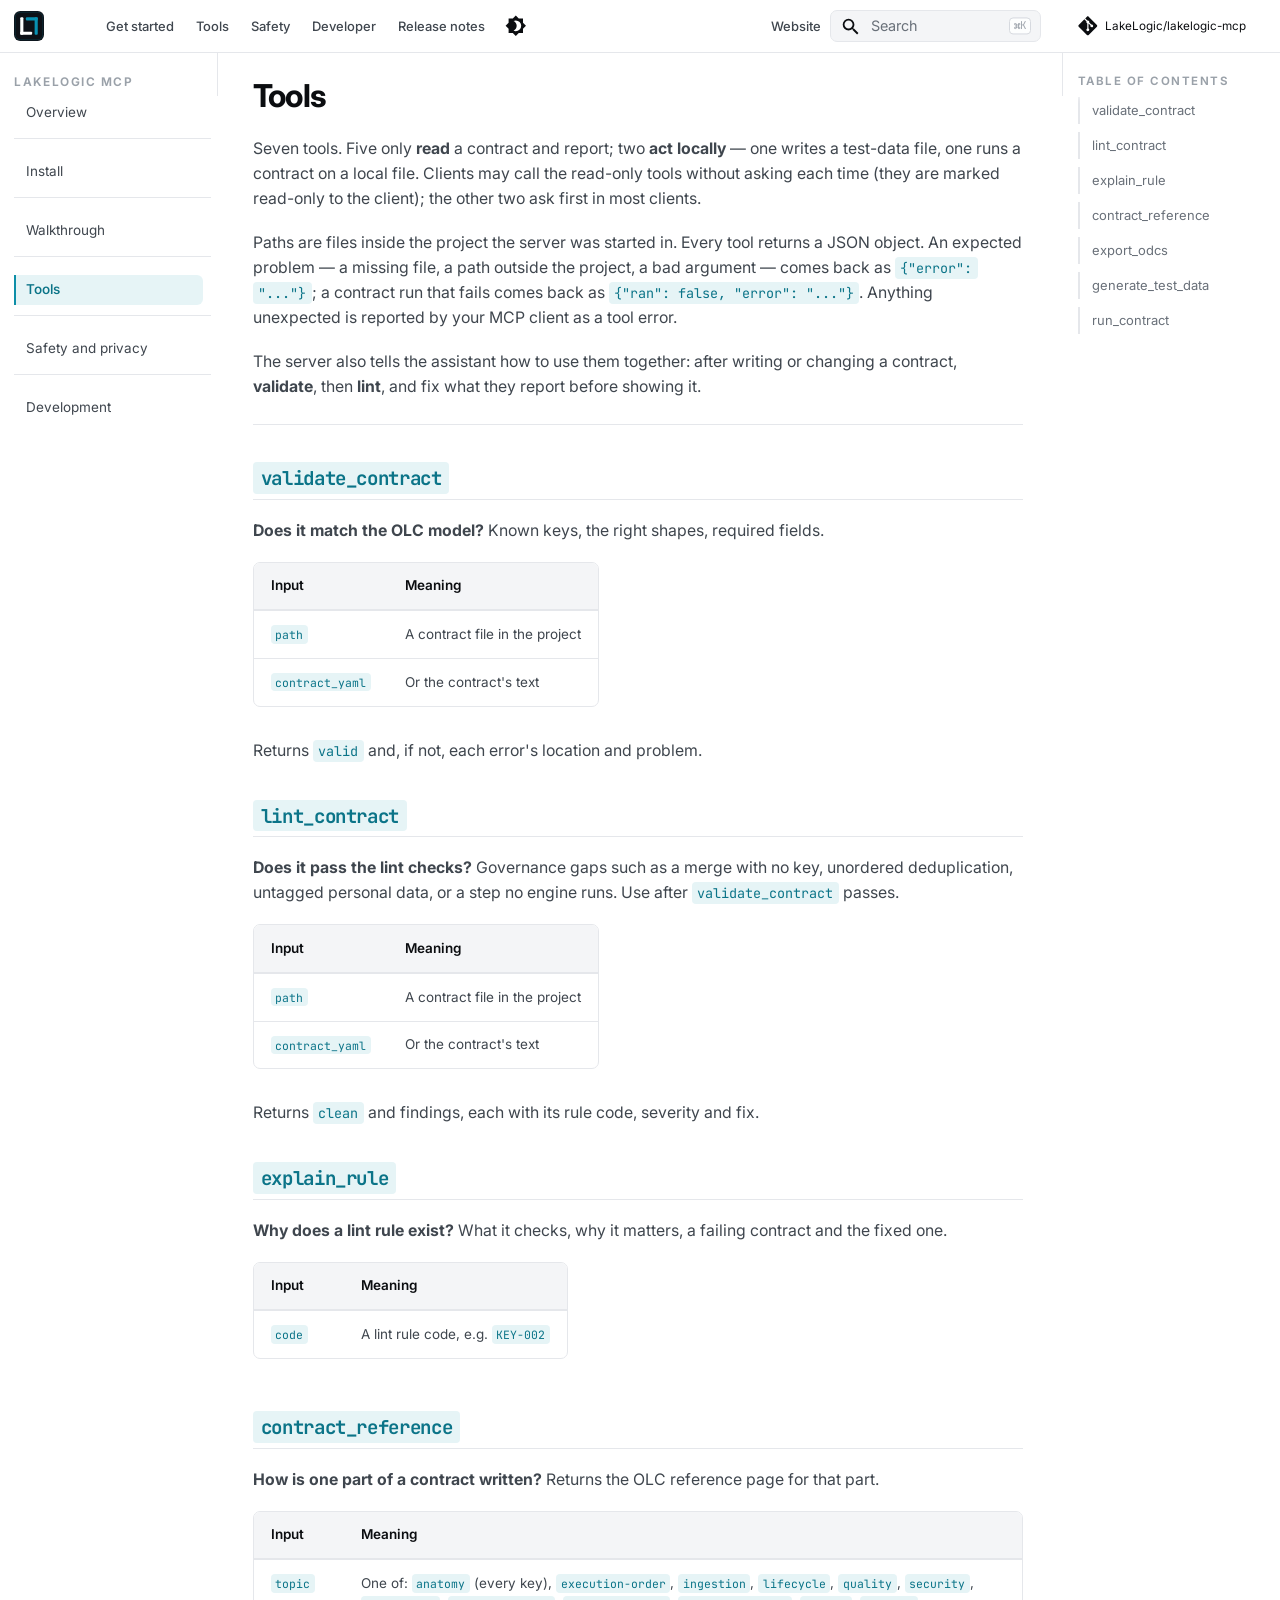
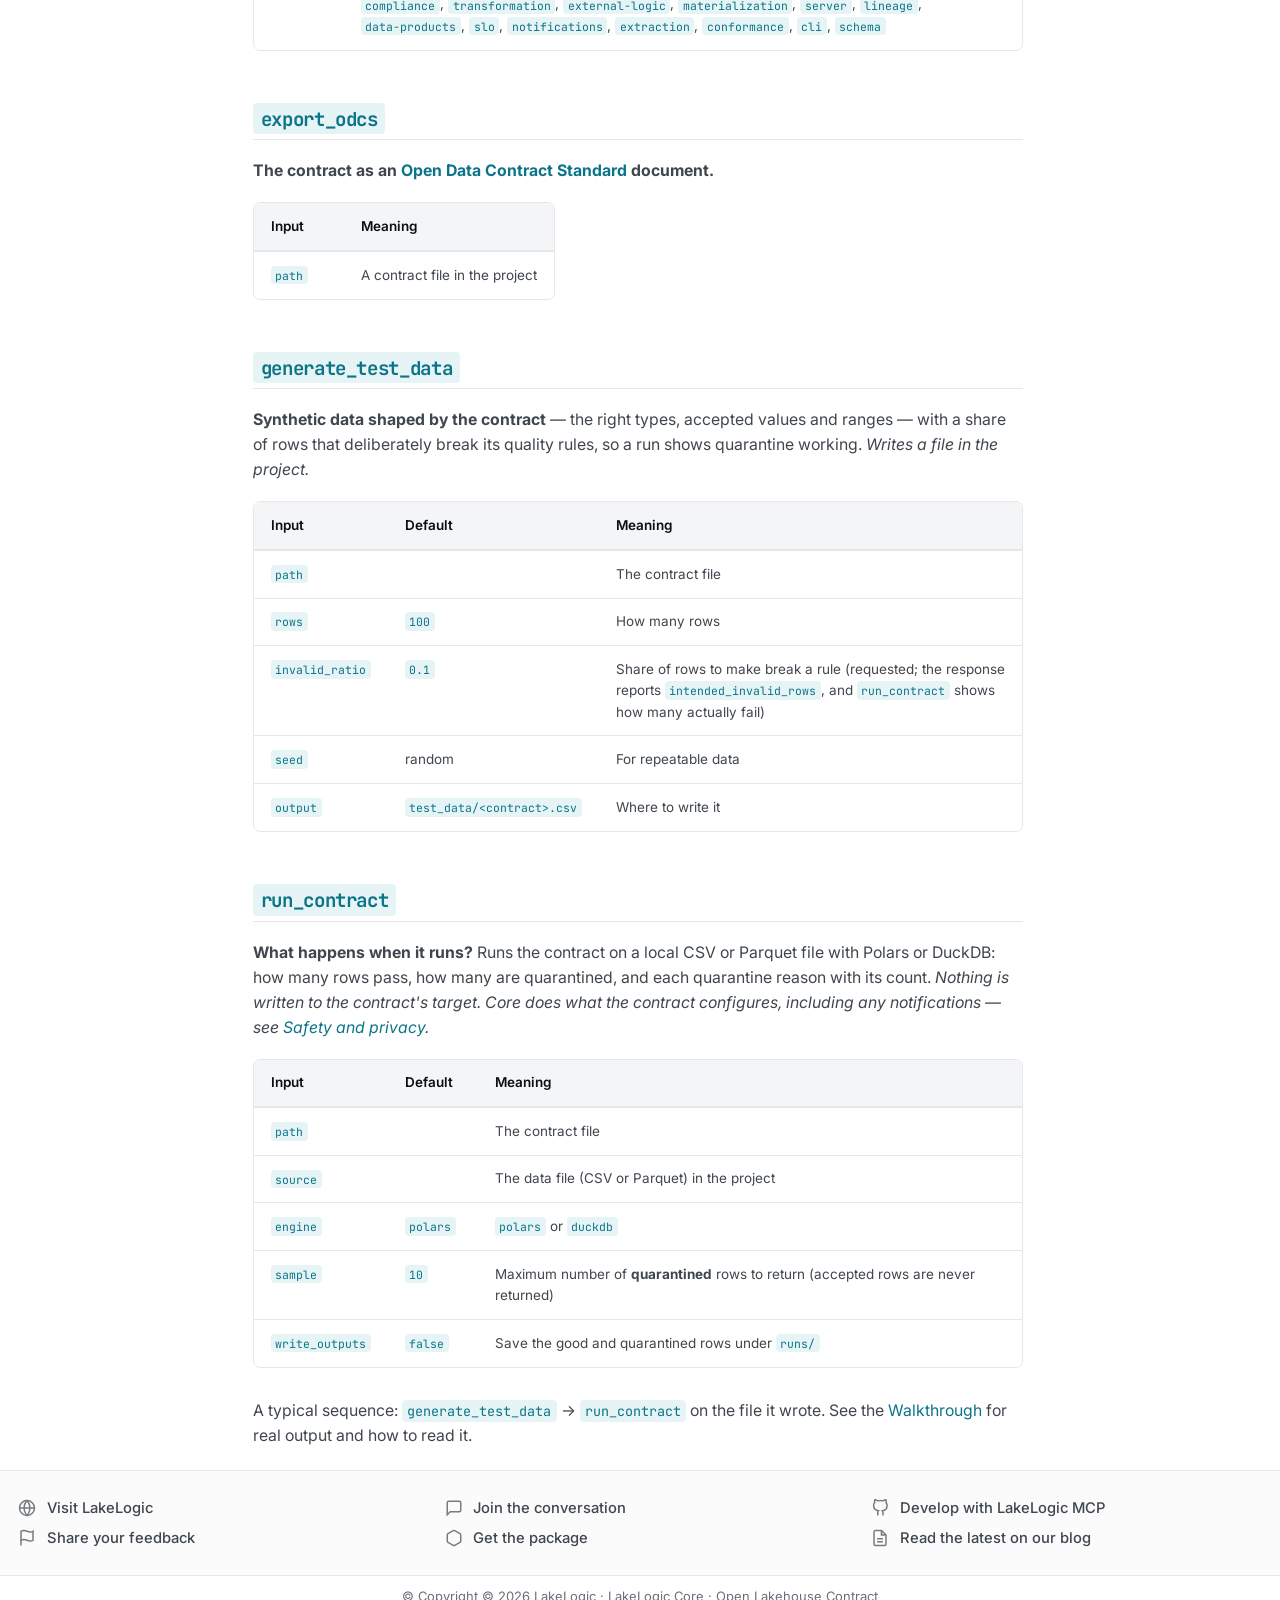
<file: tools.html>
<!doctype html>
<html lang="en" class="no-js">
  <head>
    
      <meta charset="utf-8">
      <meta name="viewport" content="width=device-width,initial-scale=1">
      
        <meta name="description" content="A local MCP server that lets AI assistants check, test and run the Open Lakehouse Contracts they write, using LakeLogic itself instead of guessing.
">
      
      
        <meta name="author" content="LakeLogic">
      
      
        <link rel="canonical" href="https://mcp.lakelogic.io/tools.html">
      
      
        <link rel="prev" href="walkthrough.html">
      
      
        <link rel="next" href="safety.html">
      
      
        
      
      
      <link rel="icon" href="assets/logo.svg">
      <meta name="generator" content="mkdocs-1.6.1, mkdocs-material-9.8.1">
    
    
      
        <title>Tools - LakeLogic MCP</title>
      
    
    
      <link rel="stylesheet" href="assets/stylesheets/main.57a0d79d.min.css">
      
        
        <link rel="stylesheet" href="assets/stylesheets/palette.fb2fffe2.min.css">
      
      


    
    
      
    
    
      
        
        
        <link rel="preconnect" href="https://fonts.gstatic.com" crossorigin>
        <link rel="stylesheet" href="https://fonts.googleapis.com/css?family=Inter:300,300i,400,400i,700,700i%7CJetBrains+Mono:400,400i,700,700i&display=fallback">
        <style>:root{--md-text-font:"Inter";--md-code-font:"JetBrains Mono"}</style>
      
    
    
      <link rel="stylesheet" href="stylesheets/extra.css?v=7">
    
    <script>__md_scope=new URL(".",location),__md_hash=e=>[...e].reduce(((e,_)=>(e<<5)-e+_.charCodeAt(0)),0),__md_get=(e,_=localStorage,t=__md_scope)=>JSON.parse(_.getItem(t.pathname+"."+e)),__md_set=(e,_,t=localStorage,a=__md_scope)=>{try{t.setItem(a.pathname+"."+e,JSON.stringify(_))}catch(e){}}</script>
    
      

    
    
  </head>
  
  
    
    
      
    
    
    
    
    <body dir="ltr" data-md-color-scheme="default" data-md-color-primary="custom" data-md-color-accent="light-blue">
  
    
    <input class="md-toggle" data-md-toggle="drawer" type="checkbox" id="__drawer" autocomplete="off">
    <input class="md-toggle" data-md-toggle="search" type="checkbox" id="__search" autocomplete="off">
    <label class="md-overlay" for="__drawer"></label>
    <div data-md-component="skip">
      
        
        <a href="#tools" class="md-skip">
          Skip to content
        </a>
      
    </div>
    <div data-md-component="announce">
      
    </div>
    
    
      

  

<header class="md-header md-header--shadow" data-md-component="header">
  <nav class="md-header__inner md-grid" aria-label="Header">
    <a href="index.html" title="LakeLogic MCP" class="md-header__button md-logo" aria-label="LakeLogic MCP" data-md-component="logo">
      
  <img src="assets/logo.svg" alt="logo">

    </a>
    <label class="md-header__button md-icon" for="__drawer">
      
      <svg xmlns="http://www.w3.org/2000/svg" viewBox="0 0 24 24"><path d="M3 6h18v2H3zm0 5h18v2H3zm0 5h18v2H3z"/></svg>
    </label>
    <div class="md-header__title" data-md-component="header-title">
      <div class="md-header__ellipsis">
        <div class="md-header__topic">
          <span class="md-ellipsis">
            LakeLogic MCP
            <span class="ll-docs-badge">Docs</span>
          </span>
        </div>
        <div class="md-header__topic" data-md-component="header-topic">
          <span class="md-ellipsis">
            
              Tools
            
          </span>
        </div>
      </div>
    </div><nav class="ll-metanav" aria-label="Documentation sections">
      <a class="ll-metanav__link" href="install.html">Get started</a>
      <a class="ll-metanav__link" href="tools.html">Tools</a>
      <a class="ll-metanav__link" href="safety.html">Safety</a>
      <a class="ll-metanav__link" href="development.html">Developer</a>
      <a class="ll-metanav__link" href="https://github.com/LakeLogic/lakelogic-mcp/blob/main/CHANGELOG.md">Release notes</a>
    </nav>

    
      
        <form class="md-header__option" data-md-component="palette">
  
    
    
    
    <input class="md-option" data-md-color-media="" data-md-color-scheme="default" data-md-color-primary="custom" data-md-color-accent="light-blue"  aria-label="Switch to dark mode"  type="radio" name="__palette" id="__palette_0">
    
      <label class="md-header__button md-icon" title="Switch to dark mode" for="__palette_1" hidden>
        <svg xmlns="http://www.w3.org/2000/svg" viewBox="0 0 24 24"><path d="M12 18c-.89 0-1.74-.2-2.5-.55C11.56 16.5 13 14.42 13 12s-1.44-4.5-3.5-5.45C10.26 6.2 11.11 6 12 6a6 6 0 0 1 6 6 6 6 0 0 1-6 6m8-9.31V4h-4.69L12 .69 8.69 4H4v4.69L.69 12 4 15.31V20h4.69L12 23.31 15.31 20H20v-4.69L23.31 12z"/></svg>
      </label>
    
  
    
    
    
    <input class="md-option" data-md-color-media="" data-md-color-scheme="slate" data-md-color-primary="custom" data-md-color-accent="light-blue"  aria-label="Switch to light mode"  type="radio" name="__palette" id="__palette_1">
    
      <label class="md-header__button md-icon" title="Switch to light mode" for="__palette_0" hidden>
        <svg xmlns="http://www.w3.org/2000/svg" viewBox="0 0 24 24"><path d="M12 8a4 4 0 0 0-4 4 4 4 0 0 0 4 4 4 4 0 0 0 4-4 4 4 0 0 0-4-4m0 10a6 6 0 0 1-6-6 6 6 0 0 1 6-6 6 6 0 0 1 6 6 6 6 0 0 1-6 6m8-9.31V4h-4.69L12 .69 8.69 4H4v4.69L.69 12 4 15.31V20h4.69L12 23.31 15.31 20H20v-4.69L23.31 12z"/></svg>
      </label>
    
  
</form>
      
    
    
      <script>var palette=__md_get("__palette");if(palette&&palette.color){if("(prefers-color-scheme)"===palette.color.media){var media=matchMedia("(prefers-color-scheme: light)"),input=document.querySelector(media.matches?"[data-md-color-media='(prefers-color-scheme: light)']":"[data-md-color-media='(prefers-color-scheme: dark)']");palette.color.media=input.getAttribute("data-md-color-media"),palette.color.scheme=input.getAttribute("data-md-color-scheme"),palette.color.primary=input.getAttribute("data-md-color-primary"),palette.color.accent=input.getAttribute("data-md-color-accent")}for(var[key,value]of Object.entries(palette.color))document.body.setAttribute("data-md-color-"+key,value)}</script>
    
    <div class="ll-header-extra">
      <a class="ll-header-extra__link" href="https://www.lakelogic.io" target="_blank" rel="noopener">Website</a>
    </div>

    
      
      
        <label class="md-header__button md-icon" for="__search">
          
          <svg xmlns="http://www.w3.org/2000/svg" viewBox="0 0 24 24"><path d="M9.5 3A6.5 6.5 0 0 1 16 9.5c0 1.61-.59 3.09-1.56 4.23l.27.27h.79l5 5-1.5 1.5-5-5v-.79l-.27-.27A6.52 6.52 0 0 1 9.5 16 6.5 6.5 0 0 1 3 9.5 6.5 6.5 0 0 1 9.5 3m0 2C7 5 5 7 5 9.5S7 14 9.5 14 14 12 14 9.5 12 5 9.5 5"/></svg>
        </label>
        <div class="md-search" data-md-component="search" role="dialog">
  <label class="md-search__overlay" for="__search"></label>
  <div class="md-search__inner" role="search">
    <form class="md-search__form" name="search">
      <input type="text" class="md-search__input" name="query" aria-label="Search" placeholder="Search" autocapitalize="off" autocorrect="off" autocomplete="off" spellcheck="false" data-md-component="search-query" required>
      <label class="md-search__icon md-icon" for="__search">
        
        <svg xmlns="http://www.w3.org/2000/svg" viewBox="0 0 24 24"><path d="M9.5 3A6.5 6.5 0 0 1 16 9.5c0 1.61-.59 3.09-1.56 4.23l.27.27h.79l5 5-1.5 1.5-5-5v-.79l-.27-.27A6.52 6.52 0 0 1 9.5 16 6.5 6.5 0 0 1 3 9.5 6.5 6.5 0 0 1 9.5 3m0 2C7 5 5 7 5 9.5S7 14 9.5 14 14 12 14 9.5 12 5 9.5 5"/></svg>
        
        <svg xmlns="http://www.w3.org/2000/svg" viewBox="0 0 24 24"><path d="M20 11v2H8l5.5 5.5-1.42 1.42L4.16 12l7.92-7.92L13.5 5.5 8 11z"/></svg>
      </label>
      <nav class="md-search__options" aria-label="Search">
        
        <button type="reset" class="md-search__icon md-icon" title="Clear" aria-label="Clear" tabindex="-1">
          
          <svg xmlns="http://www.w3.org/2000/svg" viewBox="0 0 24 24"><path d="M19 6.41 17.59 5 12 10.59 6.41 5 5 6.41 10.59 12 5 17.59 6.41 19 12 13.41 17.59 19 19 17.59 13.41 12z"/></svg>
        </button>
      </nav>
      
        <div class="md-search__suggest" data-md-component="search-suggest"></div>
      
    </form>
    <div class="md-search__output">
      <div class="md-search__scrollwrap" tabindex="0" data-md-scrollfix>
        <div class="md-search-result" data-md-component="search-result">
          <div class="md-search-result__meta">
            Initializing search
          </div>
          <ol class="md-search-result__list" role="presentation"></ol>
        </div>
      </div>
    </div>
  </div>
</div>
      
    
    
      <div class="md-header__source">
        <a href="https://github.com/LakeLogic/lakelogic-mcp" title="Go to repository" class="md-source" data-md-component="source">
  <div class="md-source__icon md-icon">
    
    <svg xmlns="http://www.w3.org/2000/svg" viewBox="0 0 448 512"><!--! Font Awesome Free 7.1.0 by @fontawesome - https://fontawesome.com License - https://fontawesome.com/license/free (Icons: CC BY 4.0, Fonts: SIL OFL 1.1, Code: MIT License) Copyright 2025 Fonticons, Inc.--><path d="M439.6 236.1 244 40.5c-5.4-5.5-12.8-8.5-20.4-8.5s-15 3-20.4 8.4L162.5 81l51.5 51.5c27.1-9.1 52.7 16.8 43.4 43.7l49.7 49.7c34.2-11.8 61.2 31 35.5 56.7-26.5 26.5-70.2-2.9-56-37.3L240.3 199v121.9c25.3 12.5 22.3 41.8 9.1 55-6.4 6.4-15.2 10.1-24.3 10.1s-17.8-3.6-24.3-10.1c-17.6-17.6-11.1-46.9 11.2-56v-123c-20.8-8.5-24.6-30.7-18.6-45L142.6 101 8.5 235.1C3 240.6 0 247.9 0 255.5s3 15 8.5 20.4l195.6 195.7c5.4 5.4 12.7 8.4 20.4 8.4s15-3 20.4-8.4l194.7-194.7c5.4-5.4 8.4-12.8 8.4-20.4s-3-15-8.4-20.4"/></svg>
  </div>
  <div class="md-source__repository">
    LakeLogic/lakelogic-mcp
  </div>
</a>
      </div>
    
  </nav>
  
</header>
    
    <div class="md-container" data-md-component="container">
      
      
        
          
        
      
      <main class="md-main" data-md-component="main">
        <div class="md-main__inner md-grid">
          
            
              
              <div class="md-sidebar md-sidebar--primary" data-md-component="sidebar" data-md-type="navigation" >
                <div class="md-sidebar__scrollwrap">
                  <div class="md-sidebar__inner">
                    



<nav class="md-nav md-nav--primary" aria-label="Navigation" data-md-level="0">
  <label class="md-nav__title" for="__drawer">
    <a href="index.html" title="LakeLogic MCP" class="md-nav__button md-logo" aria-label="LakeLogic MCP" data-md-component="logo">
      
  <img src="assets/logo.svg" alt="logo">

    </a>
    LakeLogic MCP
  </label>
  
    <div class="md-nav__source">
      <a href="https://github.com/LakeLogic/lakelogic-mcp" title="Go to repository" class="md-source" data-md-component="source">
  <div class="md-source__icon md-icon">
    
    <svg xmlns="http://www.w3.org/2000/svg" viewBox="0 0 448 512"><!--! Font Awesome Free 7.1.0 by @fontawesome - https://fontawesome.com License - https://fontawesome.com/license/free (Icons: CC BY 4.0, Fonts: SIL OFL 1.1, Code: MIT License) Copyright 2025 Fonticons, Inc.--><path d="M439.6 236.1 244 40.5c-5.4-5.5-12.8-8.5-20.4-8.5s-15 3-20.4 8.4L162.5 81l51.5 51.5c27.1-9.1 52.7 16.8 43.4 43.7l49.7 49.7c34.2-11.8 61.2 31 35.5 56.7-26.5 26.5-70.2-2.9-56-37.3L240.3 199v121.9c25.3 12.5 22.3 41.8 9.1 55-6.4 6.4-15.2 10.1-24.3 10.1s-17.8-3.6-24.3-10.1c-17.6-17.6-11.1-46.9 11.2-56v-123c-20.8-8.5-24.6-30.7-18.6-45L142.6 101 8.5 235.1C3 240.6 0 247.9 0 255.5s3 15 8.5 20.4l195.6 195.7c5.4 5.4 12.7 8.4 20.4 8.4s15-3 20.4-8.4l194.7-194.7c5.4-5.4 8.4-12.8 8.4-20.4s-3-15-8.4-20.4"/></svg>
  </div>
  <div class="md-source__repository">
    LakeLogic/lakelogic-mcp
  </div>
</a>
    </div>
  
  <ul class="md-nav__list" data-md-scrollfix>
    
      
      
  
  
  
  
    <li class="md-nav__item">
      <a href="index.html" class="md-nav__link">
        
  
  
  <span class="md-ellipsis">
    
  
    Overview
  

    
  </span>
  
  

      </a>
    </li>
  

    
      
      
  
  
  
  
    <li class="md-nav__item">
      <a href="install.html" class="md-nav__link">
        
  
  
  <span class="md-ellipsis">
    
  
    Install
  

    
  </span>
  
  

      </a>
    </li>
  

    
      
      
  
  
  
  
    <li class="md-nav__item">
      <a href="walkthrough.html" class="md-nav__link">
        
  
  
  <span class="md-ellipsis">
    
  
    Walkthrough
  

    
  </span>
  
  

      </a>
    </li>
  

    
      
      
  
  
    
  
  
  
    <li class="md-nav__item md-nav__item--active">
      
      <input class="md-nav__toggle md-toggle" type="checkbox" id="__toc">
      
      
        
      
      
        <label class="md-nav__link md-nav__link--active" for="__toc">
          
  
  
  <span class="md-ellipsis">
    
  
    Tools
  

    
  </span>
  
  

          <span class="md-nav__icon md-icon"></span>
        </label>
      
      <a href="tools.html" class="md-nav__link md-nav__link--active">
        
  
  
  <span class="md-ellipsis">
    
  
    Tools
  

    
  </span>
  
  

      </a>
      
        

<nav class="md-nav md-nav--secondary" aria-label="Table of contents">
  
  
  
    
  
  
    <label class="md-nav__title" for="__toc">
      <span class="md-nav__icon md-icon"></span>
      Table of contents
    </label>
    <ul class="md-nav__list" data-md-component="toc" data-md-scrollfix>
      
        <li class="md-nav__item">
  <a href="#validate_contract" class="md-nav__link">
    <span class="md-ellipsis">
      
        validate_contract
      
    </span>
  </a>
  
</li>
      
        <li class="md-nav__item">
  <a href="#lint_contract" class="md-nav__link">
    <span class="md-ellipsis">
      
        lint_contract
      
    </span>
  </a>
  
</li>
      
        <li class="md-nav__item">
  <a href="#explain_rule" class="md-nav__link">
    <span class="md-ellipsis">
      
        explain_rule
      
    </span>
  </a>
  
</li>
      
        <li class="md-nav__item">
  <a href="#contract_reference" class="md-nav__link">
    <span class="md-ellipsis">
      
        contract_reference
      
    </span>
  </a>
  
</li>
      
        <li class="md-nav__item">
  <a href="#export_odcs" class="md-nav__link">
    <span class="md-ellipsis">
      
        export_odcs
      
    </span>
  </a>
  
</li>
      
        <li class="md-nav__item">
  <a href="#generate_test_data" class="md-nav__link">
    <span class="md-ellipsis">
      
        generate_test_data
      
    </span>
  </a>
  
</li>
      
        <li class="md-nav__item">
  <a href="#run_contract" class="md-nav__link">
    <span class="md-ellipsis">
      
        run_contract
      
    </span>
  </a>
  
</li>
      
    </ul>
  
</nav>
      
    </li>
  

    
      
      
  
  
  
  
    <li class="md-nav__item">
      <a href="safety.html" class="md-nav__link">
        
  
  
  <span class="md-ellipsis">
    
  
    Safety and privacy
  

    
  </span>
  
  

      </a>
    </li>
  

    
      
      
  
  
  
  
    <li class="md-nav__item">
      <a href="development.html" class="md-nav__link">
        
  
  
  <span class="md-ellipsis">
    
  
    Development
  

    
  </span>
  
  

      </a>
    </li>
  

    
  </ul>
</nav>
                  </div>
                </div>
              </div>
            
            
              
              <div class="md-sidebar md-sidebar--secondary" data-md-component="sidebar" data-md-type="toc" >
                <div class="md-sidebar__scrollwrap">
                  <div class="md-sidebar__inner">
                    

<nav class="md-nav md-nav--secondary" aria-label="Table of contents">
  
  
  
    
  
  
    <label class="md-nav__title" for="__toc">
      <span class="md-nav__icon md-icon"></span>
      Table of contents
    </label>
    <ul class="md-nav__list" data-md-component="toc" data-md-scrollfix>
      
        <li class="md-nav__item">
  <a href="#validate_contract" class="md-nav__link">
    <span class="md-ellipsis">
      
        validate_contract
      
    </span>
  </a>
  
</li>
      
        <li class="md-nav__item">
  <a href="#lint_contract" class="md-nav__link">
    <span class="md-ellipsis">
      
        lint_contract
      
    </span>
  </a>
  
</li>
      
        <li class="md-nav__item">
  <a href="#explain_rule" class="md-nav__link">
    <span class="md-ellipsis">
      
        explain_rule
      
    </span>
  </a>
  
</li>
      
        <li class="md-nav__item">
  <a href="#contract_reference" class="md-nav__link">
    <span class="md-ellipsis">
      
        contract_reference
      
    </span>
  </a>
  
</li>
      
        <li class="md-nav__item">
  <a href="#export_odcs" class="md-nav__link">
    <span class="md-ellipsis">
      
        export_odcs
      
    </span>
  </a>
  
</li>
      
        <li class="md-nav__item">
  <a href="#generate_test_data" class="md-nav__link">
    <span class="md-ellipsis">
      
        generate_test_data
      
    </span>
  </a>
  
</li>
      
        <li class="md-nav__item">
  <a href="#run_contract" class="md-nav__link">
    <span class="md-ellipsis">
      
        run_contract
      
    </span>
  </a>
  
</li>
      
    </ul>
  
</nav>
                  </div>
                </div>
              </div>
            
          
          
            <div class="md-content" data-md-component="content">
              
              <article class="md-content__inner md-typeset">
                
                  


  
  


<h1 id="tools">Tools<a class="headerlink" href="#tools" title="Permanent link">&para;</a></h1>
<p>Seven tools. Five only <strong>read</strong> a contract and report; two <strong>act locally</strong> — one writes a test-data
file, one runs a contract on a local file. Clients may call the read-only tools without asking each
time (they are marked read-only to the client); the other two ask first in most clients.</p>
<p>Paths are files inside the project the server was started in. Every tool returns a JSON object.
An expected problem — a missing file, a path outside the project, a bad argument — comes back as
<code>{"error": "..."}</code>; a contract run that fails comes back as <code>{"ran": false, "error": "..."}</code>. Anything
unexpected is reported by your MCP client as a tool error.</p>
<p>The server also tells the assistant how to use them together: after writing or changing a contract,
<strong>validate</strong>, then <strong>lint</strong>, and fix what they report before showing it.</p>
<hr />
<h2 id="validate_contract"><code>validate_contract</code><a class="headerlink" href="#validate_contract" title="Permanent link">&para;</a></h2>
<p><strong>Does it match the OLC model?</strong> Known keys, the right shapes, required fields.</p>
<table>
<thead>
<tr>
<th>Input</th>
<th>Meaning</th>
</tr>
</thead>
<tbody>
<tr>
<td><code>path</code></td>
<td>A contract file in the project</td>
</tr>
<tr>
<td><code>contract_yaml</code></td>
<td>Or the contract's text</td>
</tr>
</tbody>
</table>
<p>Returns <code>valid</code> and, if not, each error's location and problem.</p>
<h2 id="lint_contract"><code>lint_contract</code><a class="headerlink" href="#lint_contract" title="Permanent link">&para;</a></h2>
<p><strong>Does it pass the lint checks?</strong> Governance gaps such as a merge with no key, unordered deduplication,
untagged personal data, or a step no engine runs. Use after <code>validate_contract</code> passes.</p>
<table>
<thead>
<tr>
<th>Input</th>
<th>Meaning</th>
</tr>
</thead>
<tbody>
<tr>
<td><code>path</code></td>
<td>A contract file in the project</td>
</tr>
<tr>
<td><code>contract_yaml</code></td>
<td>Or the contract's text</td>
</tr>
</tbody>
</table>
<p>Returns <code>clean</code> and findings, each with its rule code, severity and fix.</p>
<h2 id="explain_rule"><code>explain_rule</code><a class="headerlink" href="#explain_rule" title="Permanent link">&para;</a></h2>
<p><strong>Why does a lint rule exist?</strong> What it checks, why it matters, a failing contract and the fixed one.</p>
<table>
<thead>
<tr>
<th>Input</th>
<th>Meaning</th>
</tr>
</thead>
<tbody>
<tr>
<td><code>code</code></td>
<td>A lint rule code, e.g. <code>KEY-002</code></td>
</tr>
</tbody>
</table>
<h2 id="contract_reference"><code>contract_reference</code><a class="headerlink" href="#contract_reference" title="Permanent link">&para;</a></h2>
<p><strong>How is one part of a contract written?</strong> Returns the OLC reference page for that part.</p>
<table>
<thead>
<tr>
<th>Input</th>
<th>Meaning</th>
</tr>
</thead>
<tbody>
<tr>
<td><code>topic</code></td>
<td>One of: <code>anatomy</code> (every key), <code>execution-order</code>, <code>ingestion</code>, <code>lifecycle</code>, <code>quality</code>, <code>security</code>, <code>compliance</code>, <code>transformation</code>, <code>external-logic</code>, <code>materialization</code>, <code>server</code>, <code>lineage</code>, <code>data-products</code>, <code>slo</code>, <code>notifications</code>, <code>extraction</code>, <code>conformance</code>, <code>cli</code>, <code>schema</code></td>
</tr>
</tbody>
</table>
<h2 id="export_odcs"><code>export_odcs</code><a class="headerlink" href="#export_odcs" title="Permanent link">&para;</a></h2>
<p><strong>The contract as an <a href="https://bitol-io.github.io/open-data-contract-standard/">Open Data Contract Standard</a> document.</strong></p>
<table>
<thead>
<tr>
<th>Input</th>
<th>Meaning</th>
</tr>
</thead>
<tbody>
<tr>
<td><code>path</code></td>
<td>A contract file in the project</td>
</tr>
</tbody>
</table>
<h2 id="generate_test_data"><code>generate_test_data</code><a class="headerlink" href="#generate_test_data" title="Permanent link">&para;</a></h2>
<p><strong>Synthetic data shaped by the contract</strong> — the right types, accepted values and ranges — with a share
of rows that deliberately break its quality rules, so a run shows quarantine working.
<em>Writes a file in the project.</em></p>
<table>
<thead>
<tr>
<th>Input</th>
<th>Default</th>
<th>Meaning</th>
</tr>
</thead>
<tbody>
<tr>
<td><code>path</code></td>
<td></td>
<td>The contract file</td>
</tr>
<tr>
<td><code>rows</code></td>
<td><code>100</code></td>
<td>How many rows</td>
</tr>
<tr>
<td><code>invalid_ratio</code></td>
<td><code>0.1</code></td>
<td>Share of rows to make break a rule (requested; the response reports <code>intended_invalid_rows</code>, and <code>run_contract</code> shows how many actually fail)</td>
</tr>
<tr>
<td><code>seed</code></td>
<td>random</td>
<td>For repeatable data</td>
</tr>
<tr>
<td><code>output</code></td>
<td><code>test_data/&lt;contract&gt;.csv</code></td>
<td>Where to write it</td>
</tr>
</tbody>
</table>
<h2 id="run_contract"><code>run_contract</code><a class="headerlink" href="#run_contract" title="Permanent link">&para;</a></h2>
<p><strong>What happens when it runs?</strong> Runs the contract on a local CSV or Parquet file with Polars or DuckDB:
how many rows pass, how many are quarantined, and each quarantine reason with its count.
<em>Nothing is written to the contract's target. Core does what the contract configures, including any notifications — see <a href="safety.html">Safety and privacy</a>.</em></p>
<table>
<thead>
<tr>
<th>Input</th>
<th>Default</th>
<th>Meaning</th>
</tr>
</thead>
<tbody>
<tr>
<td><code>path</code></td>
<td></td>
<td>The contract file</td>
</tr>
<tr>
<td><code>source</code></td>
<td></td>
<td>The data file (CSV or Parquet) in the project</td>
</tr>
<tr>
<td><code>engine</code></td>
<td><code>polars</code></td>
<td><code>polars</code> or <code>duckdb</code></td>
</tr>
<tr>
<td><code>sample</code></td>
<td><code>10</code></td>
<td>Maximum number of <strong>quarantined</strong> rows to return (accepted rows are never returned)</td>
</tr>
<tr>
<td><code>write_outputs</code></td>
<td><code>false</code></td>
<td>Save the good and quarantined rows under <code>runs/</code></td>
</tr>
</tbody>
</table>
<p>A typical sequence: <code>generate_test_data</code> → <code>run_contract</code> on the file it wrote. See the
<a href="walkthrough.html">Walkthrough</a> for real output and how to read it.</p>












                
              </article>
            </div>
          
          
  <script>var tabs=__md_get("__tabs");if(Array.isArray(tabs))e:for(var set of document.querySelectorAll(".tabbed-set")){var labels=set.querySelector(".tabbed-labels");for(var tab of tabs)for(var label of labels.getElementsByTagName("label"))if(label.innerText.trim()===tab){var input=document.getElementById(label.htmlFor);input.checked=!0;continue e}}</script>

<script>var target=document.getElementById(location.hash.slice(1));target&&target.name&&(target.checked=target.name.startsWith("__tabbed_"))</script>
        </div>
        
          <button type="button" class="md-top md-icon" data-md-component="top" hidden>
  
  <svg xmlns="http://www.w3.org/2000/svg" viewBox="0 0 24 24"><path d="M13 20h-2V8l-5.5 5.5-1.42-1.42L12 4.16l7.92 7.92-1.42 1.42L13 8z"/></svg>
  Back to top
</button>
        
      </main>
      


<!-- Footer links grid -->
<footer class="ll-footer">
  <div class="ll-footer__grid md-grid">
    <a href="https://www.lakelogic.io" class="ll-footer__link">
      <svg xmlns="http://www.w3.org/2000/svg" width="18" height="18" viewBox="0 0 24 24" fill="none" stroke="currentColor" stroke-width="2"><circle cx="12" cy="12" r="10"/><path d="M2 12h20M12 2a15.3 15.3 0 0 1 4 10 15.3 15.3 0 0 1-4 10 15.3 15.3 0 0 1-4-10 15.3 15.3 0 0 1 4-10z"/></svg>
      Visit LakeLogic
    </a>
    <a href="https://github.com/LakeLogic/LakeLogic/discussions" class="ll-footer__link">
      <svg xmlns="http://www.w3.org/2000/svg" width="18" height="18" viewBox="0 0 24 24" fill="none" stroke="currentColor" stroke-width="2"><path d="M21 15a2 2 0 0 1-2 2H7l-4 4V5a2 2 0 0 1 2-2h14a2 2 0 0 1 2 2z"/></svg>
      Join the conversation
    </a>
    <a href="https://github.com/LakeLogic/lakelogic-mcp" class="ll-footer__link">
      <svg xmlns="http://www.w3.org/2000/svg" width="18" height="18" viewBox="0 0 24 24" fill="none" stroke="currentColor" stroke-width="2"><path d="M16 22V18.13a3.07 3.07 0 0 0-.94-2.36c3.14-.35 6.44-1.54 6.44-7A5.44 5.44 0 0 0 20 4.77 5.07 5.07 0 0 0 19.91 1S18.73.65 16 2.48a13.38 13.38 0 0 0-7 0C6.27.65 5.09 1 5.09 1A5.07 5.07 0 0 0 5 4.77a5.44 5.44 0 0 0-1.5 3.78c0 5.42 3.3 6.61 6.44 7A3.07 3.07 0 0 0 9 18.13V22"/></svg>
      Develop with LakeLogic MCP
    </a>
    <a href="https://github.com/LakeLogic/lakelogic-mcp/issues" class="ll-footer__link">
      <svg xmlns="http://www.w3.org/2000/svg" width="18" height="18" viewBox="0 0 24 24" fill="none" stroke="currentColor" stroke-width="2"><path d="M4 15s1-1 4-1 5 2 8 2 4-1 4-1V3s-1 1-4 1-5-2-8-2-4 1-4 1z"/><line x1="4" y1="22" x2="4" y2="15"/></svg>
      Share your feedback
    </a>
    <a href="https://pypi.org/project/lakelogic-mcp/" class="ll-footer__link">
      <svg xmlns="http://www.w3.org/2000/svg" width="18" height="18" viewBox="0 0 24 24" fill="none" stroke="currentColor" stroke-width="2"><path d="M21 16V8a2 2 0 0 0-1-1.73l-7-4a2 2 0 0 0-2 0l-7 4A2 2 0 0 0 3 8v8a2 2 0 0 0 1 1.73l7 4a2 2 0 0 0 2 0l7-4A2 2 0 0 0 21 16z"/></svg>
      Get the package
    </a>
    <a href="https://www.lakelogic.io/blog" class="ll-footer__link">
      <svg xmlns="http://www.w3.org/2000/svg" width="18" height="18" viewBox="0 0 24 24" fill="none" stroke="currentColor" stroke-width="2"><path d="M14 2H6a2 2 0 0 0-2 2v16a2 2 0 0 0 2 2h12a2 2 0 0 0 2-2V8z"/><polyline points="14 2 14 8 20 8"/><line x1="16" y1="13" x2="8" y2="13"/><line x1="16" y1="17" x2="8" y2="17"/></svg>
      Read the latest on our blog
    </a>
  </div>

  <!-- Bottom bar -->
  <div class="ll-footer__bottom md-grid">
    <div class="ll-footer__meta">
      <span>&copy; Copyright &copy; 2026 LakeLogic · <a href="https://docs.lakelogic.io/" target="_blank">LakeLogic Core</a> · <a href="https://olc.lakelogic.io/" target="_blank">Open Lakehouse Contract</a>
</span>
    </div>
  </div>
</footer>

    </div>
    <div class="md-dialog" data-md-component="dialog">
      <div class="md-dialog__inner md-typeset"></div>
    </div>
    
    
    
      
      
      <script id="__config" type="application/json">{"annotate": null, "base": ".", "features": ["navigation.instant", "navigation.tracking", "navigation.top", "navigation.footer", "navigation.sections", "toc.follow", "search.suggest", "search.highlight", "content.code.copy", "content.tabs.link"], "search": "assets/javascripts/workers/search.a7633da7.min.js", "tags": null, "translations": {"clipboard.copied": "Copied to clipboard", "clipboard.copy": "Copy to clipboard", "search.result.more.one": "1 more on this page", "search.result.more.other": "# more on this page", "search.result.none": "No matching documents", "search.result.one": "1 matching document", "search.result.other": "# matching documents", "search.result.placeholder": "Type to start searching", "search.result.term.missing": "Missing", "select.version": "Select version"}, "version": null}</script>
    
    
      <script src="assets/javascripts/bundle.a5f9d56c.min.js"></script>
      
        <script src="javascripts/theme-switcher.js"></script>
      
    
  </body>
</html>
</file>
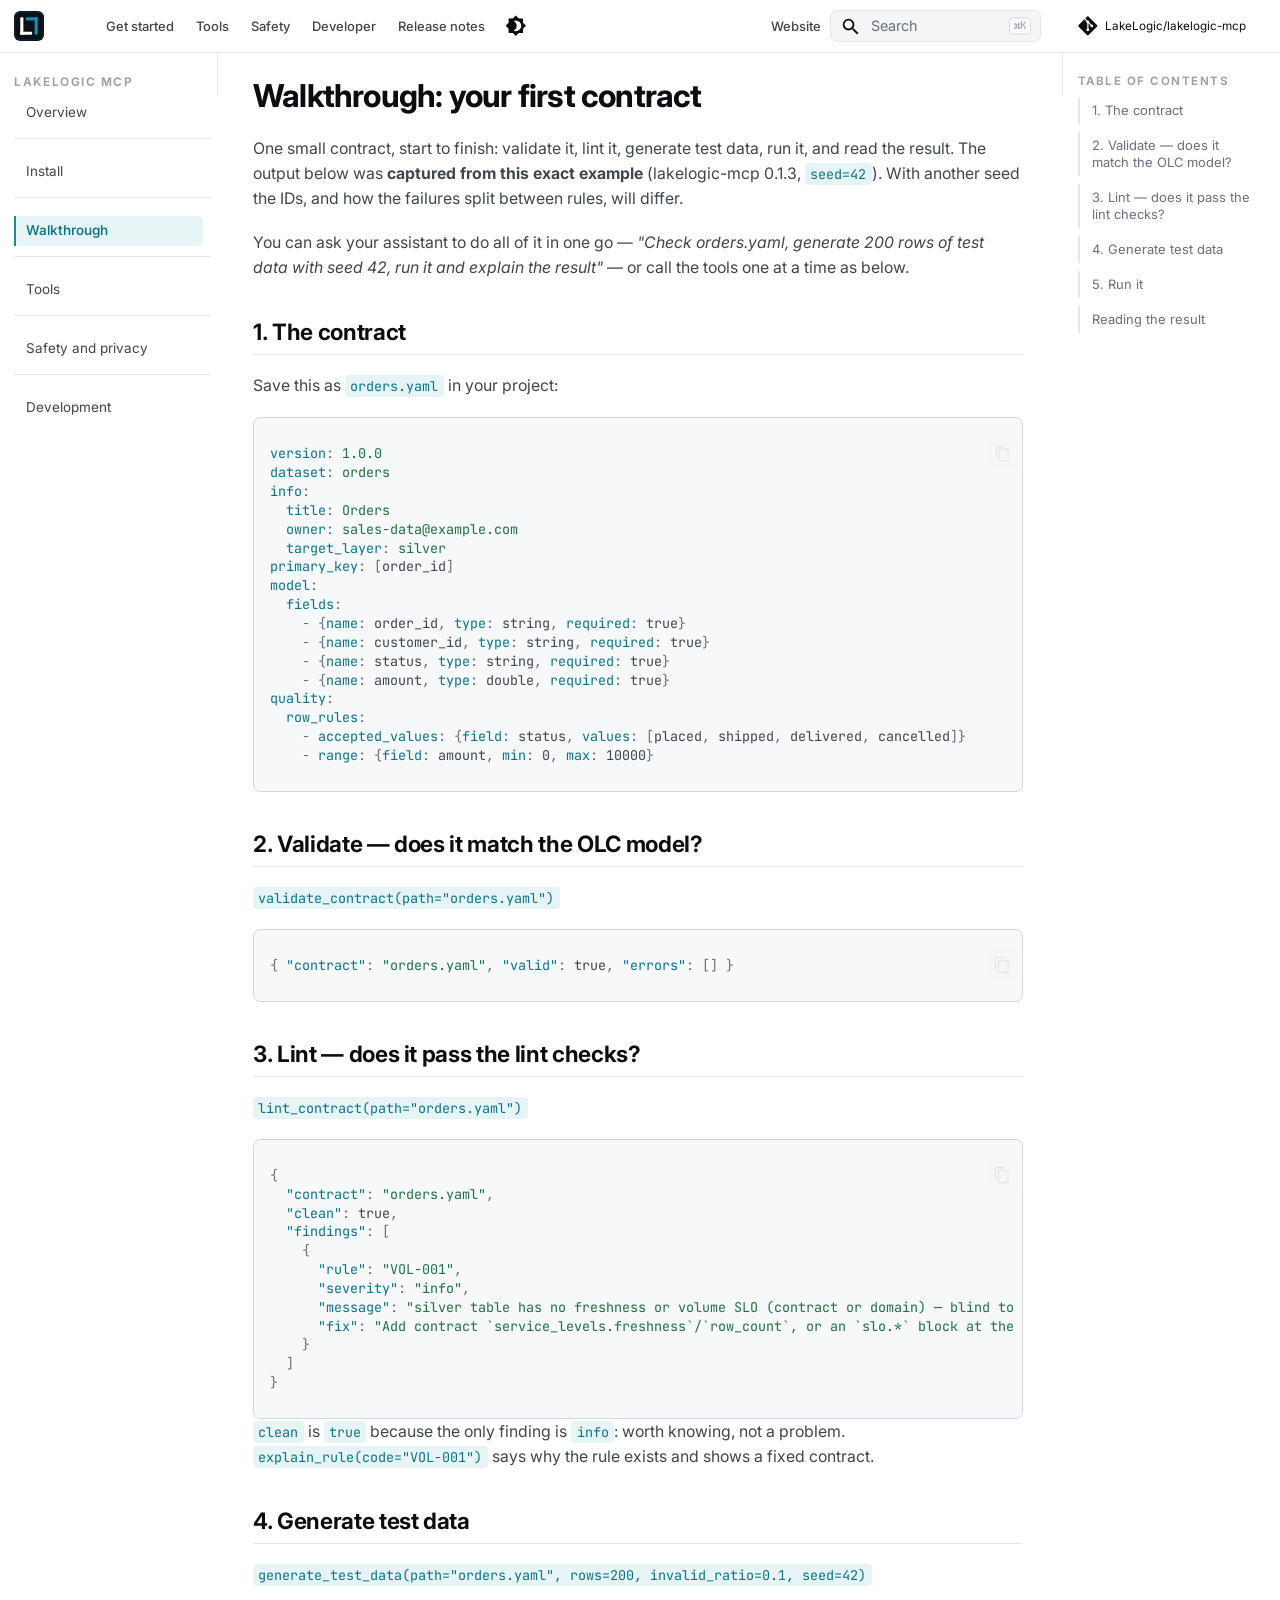
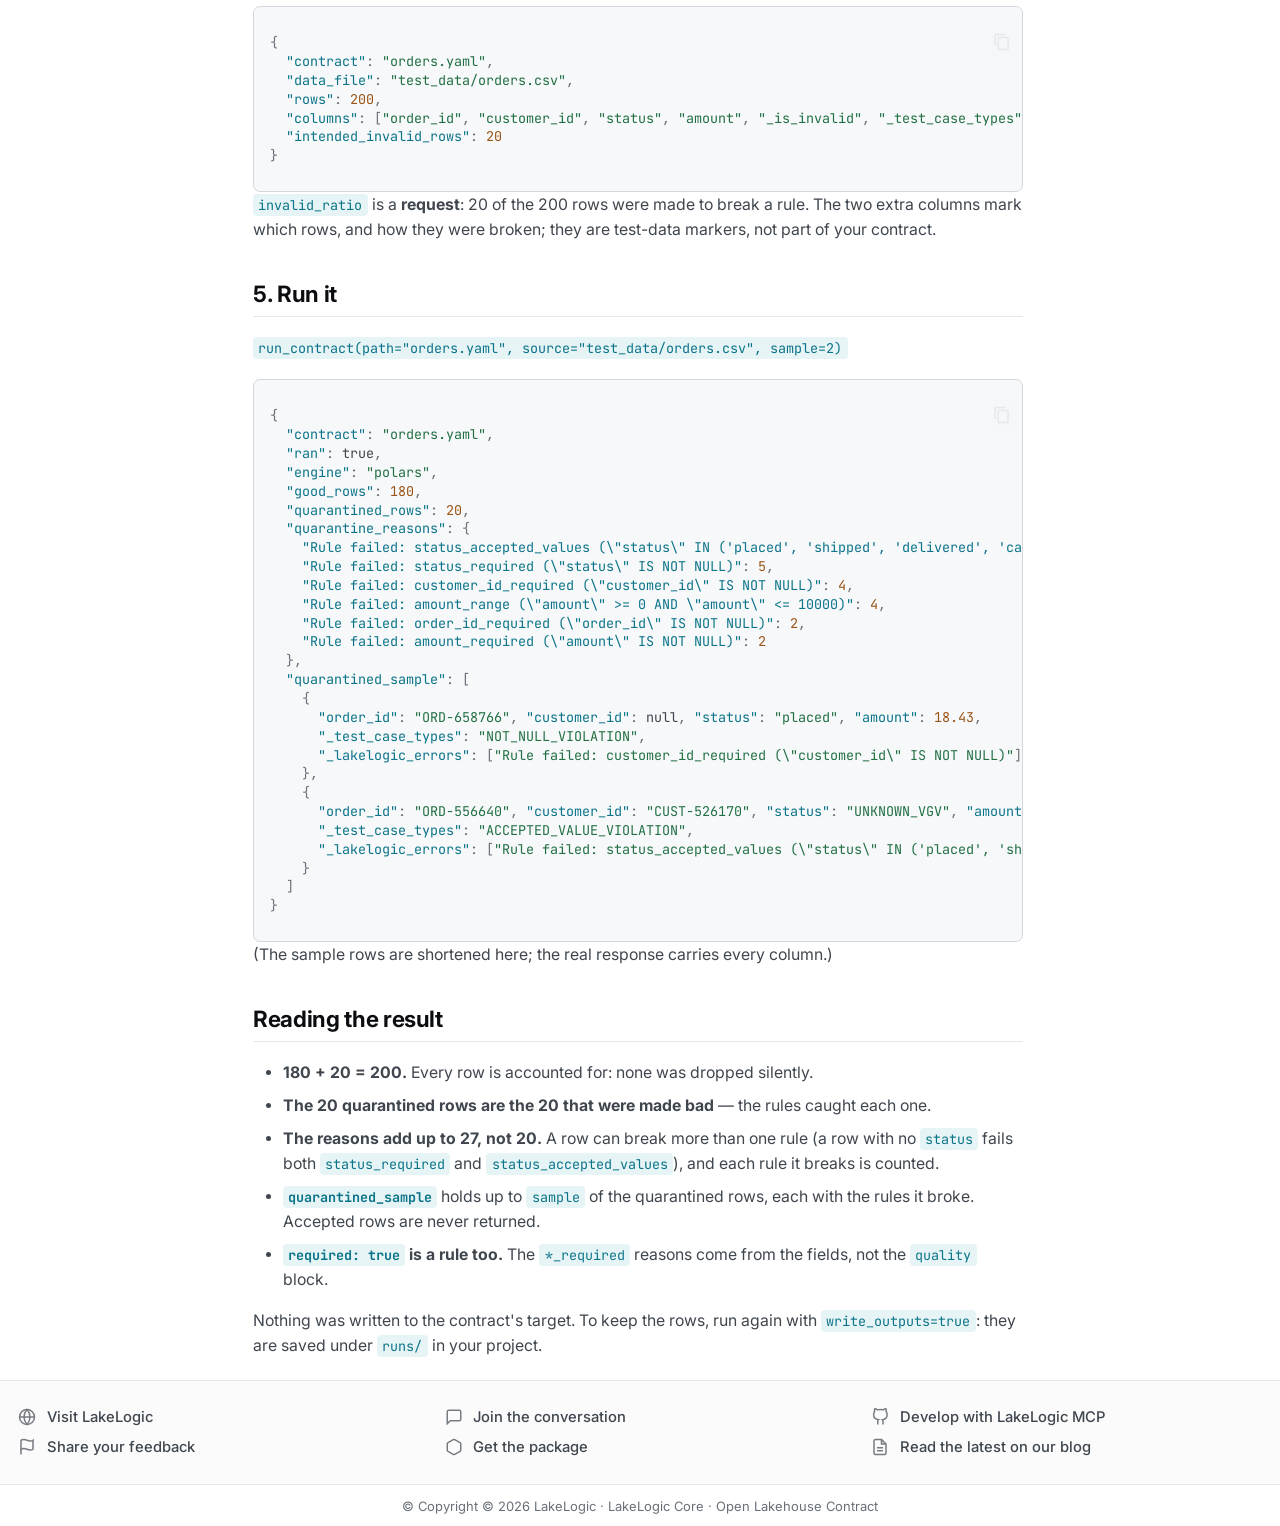
<file: walkthrough.html>
<!doctype html>
<html lang="en" class="no-js">
  <head>
    
      <meta charset="utf-8">
      <meta name="viewport" content="width=device-width,initial-scale=1">
      
        <meta name="description" content="A local MCP server that lets AI assistants check, test and run the Open Lakehouse Contracts they write, using LakeLogic itself instead of guessing.
">
      
      
        <meta name="author" content="LakeLogic">
      
      
        <link rel="canonical" href="https://mcp.lakelogic.io/walkthrough.html">
      
      
        <link rel="prev" href="install.html">
      
      
        <link rel="next" href="tools.html">
      
      
        
      
      
      <link rel="icon" href="assets/logo.svg">
      <meta name="generator" content="mkdocs-1.6.1, mkdocs-material-9.8.1">
    
    
      
        <title>Walkthrough - LakeLogic MCP</title>
      
    
    
      <link rel="stylesheet" href="assets/stylesheets/main.57a0d79d.min.css">
      
        
        <link rel="stylesheet" href="assets/stylesheets/palette.fb2fffe2.min.css">
      
      


    
    
      
    
    
      
        
        
        <link rel="preconnect" href="https://fonts.gstatic.com" crossorigin>
        <link rel="stylesheet" href="https://fonts.googleapis.com/css?family=Inter:300,300i,400,400i,700,700i%7CJetBrains+Mono:400,400i,700,700i&display=fallback">
        <style>:root{--md-text-font:"Inter";--md-code-font:"JetBrains Mono"}</style>
      
    
    
      <link rel="stylesheet" href="stylesheets/extra.css?v=7">
    
    <script>__md_scope=new URL(".",location),__md_hash=e=>[...e].reduce(((e,_)=>(e<<5)-e+_.charCodeAt(0)),0),__md_get=(e,_=localStorage,t=__md_scope)=>JSON.parse(_.getItem(t.pathname+"."+e)),__md_set=(e,_,t=localStorage,a=__md_scope)=>{try{t.setItem(a.pathname+"."+e,JSON.stringify(_))}catch(e){}}</script>
    
      

    
    
  </head>
  
  
    
    
      
    
    
    
    
    <body dir="ltr" data-md-color-scheme="default" data-md-color-primary="custom" data-md-color-accent="light-blue">
  
    
    <input class="md-toggle" data-md-toggle="drawer" type="checkbox" id="__drawer" autocomplete="off">
    <input class="md-toggle" data-md-toggle="search" type="checkbox" id="__search" autocomplete="off">
    <label class="md-overlay" for="__drawer"></label>
    <div data-md-component="skip">
      
        
        <a href="#walkthrough-your-first-contract" class="md-skip">
          Skip to content
        </a>
      
    </div>
    <div data-md-component="announce">
      
    </div>
    
    
      

  

<header class="md-header md-header--shadow" data-md-component="header">
  <nav class="md-header__inner md-grid" aria-label="Header">
    <a href="index.html" title="LakeLogic MCP" class="md-header__button md-logo" aria-label="LakeLogic MCP" data-md-component="logo">
      
  <img src="assets/logo.svg" alt="logo">

    </a>
    <label class="md-header__button md-icon" for="__drawer">
      
      <svg xmlns="http://www.w3.org/2000/svg" viewBox="0 0 24 24"><path d="M3 6h18v2H3zm0 5h18v2H3zm0 5h18v2H3z"/></svg>
    </label>
    <div class="md-header__title" data-md-component="header-title">
      <div class="md-header__ellipsis">
        <div class="md-header__topic">
          <span class="md-ellipsis">
            LakeLogic MCP
            <span class="ll-docs-badge">Docs</span>
          </span>
        </div>
        <div class="md-header__topic" data-md-component="header-topic">
          <span class="md-ellipsis">
            
              Walkthrough
            
          </span>
        </div>
      </div>
    </div><nav class="ll-metanav" aria-label="Documentation sections">
      <a class="ll-metanav__link" href="install.html">Get started</a>
      <a class="ll-metanav__link" href="tools.html">Tools</a>
      <a class="ll-metanav__link" href="safety.html">Safety</a>
      <a class="ll-metanav__link" href="development.html">Developer</a>
      <a class="ll-metanav__link" href="https://github.com/LakeLogic/lakelogic-mcp/blob/main/CHANGELOG.md">Release notes</a>
    </nav>

    
      
        <form class="md-header__option" data-md-component="palette">
  
    
    
    
    <input class="md-option" data-md-color-media="" data-md-color-scheme="default" data-md-color-primary="custom" data-md-color-accent="light-blue"  aria-label="Switch to dark mode"  type="radio" name="__palette" id="__palette_0">
    
      <label class="md-header__button md-icon" title="Switch to dark mode" for="__palette_1" hidden>
        <svg xmlns="http://www.w3.org/2000/svg" viewBox="0 0 24 24"><path d="M12 18c-.89 0-1.74-.2-2.5-.55C11.56 16.5 13 14.42 13 12s-1.44-4.5-3.5-5.45C10.26 6.2 11.11 6 12 6a6 6 0 0 1 6 6 6 6 0 0 1-6 6m8-9.31V4h-4.69L12 .69 8.69 4H4v4.69L.69 12 4 15.31V20h4.69L12 23.31 15.31 20H20v-4.69L23.31 12z"/></svg>
      </label>
    
  
    
    
    
    <input class="md-option" data-md-color-media="" data-md-color-scheme="slate" data-md-color-primary="custom" data-md-color-accent="light-blue"  aria-label="Switch to light mode"  type="radio" name="__palette" id="__palette_1">
    
      <label class="md-header__button md-icon" title="Switch to light mode" for="__palette_0" hidden>
        <svg xmlns="http://www.w3.org/2000/svg" viewBox="0 0 24 24"><path d="M12 8a4 4 0 0 0-4 4 4 4 0 0 0 4 4 4 4 0 0 0 4-4 4 4 0 0 0-4-4m0 10a6 6 0 0 1-6-6 6 6 0 0 1 6-6 6 6 0 0 1 6 6 6 6 0 0 1-6 6m8-9.31V4h-4.69L12 .69 8.69 4H4v4.69L.69 12 4 15.31V20h4.69L12 23.31 15.31 20H20v-4.69L23.31 12z"/></svg>
      </label>
    
  
</form>
      
    
    
      <script>var palette=__md_get("__palette");if(palette&&palette.color){if("(prefers-color-scheme)"===palette.color.media){var media=matchMedia("(prefers-color-scheme: light)"),input=document.querySelector(media.matches?"[data-md-color-media='(prefers-color-scheme: light)']":"[data-md-color-media='(prefers-color-scheme: dark)']");palette.color.media=input.getAttribute("data-md-color-media"),palette.color.scheme=input.getAttribute("data-md-color-scheme"),palette.color.primary=input.getAttribute("data-md-color-primary"),palette.color.accent=input.getAttribute("data-md-color-accent")}for(var[key,value]of Object.entries(palette.color))document.body.setAttribute("data-md-color-"+key,value)}</script>
    
    <div class="ll-header-extra">
      <a class="ll-header-extra__link" href="https://www.lakelogic.io" target="_blank" rel="noopener">Website</a>
    </div>

    
      
      
        <label class="md-header__button md-icon" for="__search">
          
          <svg xmlns="http://www.w3.org/2000/svg" viewBox="0 0 24 24"><path d="M9.5 3A6.5 6.5 0 0 1 16 9.5c0 1.61-.59 3.09-1.56 4.23l.27.27h.79l5 5-1.5 1.5-5-5v-.79l-.27-.27A6.52 6.52 0 0 1 9.5 16 6.5 6.5 0 0 1 3 9.5 6.5 6.5 0 0 1 9.5 3m0 2C7 5 5 7 5 9.5S7 14 9.5 14 14 12 14 9.5 12 5 9.5 5"/></svg>
        </label>
        <div class="md-search" data-md-component="search" role="dialog">
  <label class="md-search__overlay" for="__search"></label>
  <div class="md-search__inner" role="search">
    <form class="md-search__form" name="search">
      <input type="text" class="md-search__input" name="query" aria-label="Search" placeholder="Search" autocapitalize="off" autocorrect="off" autocomplete="off" spellcheck="false" data-md-component="search-query" required>
      <label class="md-search__icon md-icon" for="__search">
        
        <svg xmlns="http://www.w3.org/2000/svg" viewBox="0 0 24 24"><path d="M9.5 3A6.5 6.5 0 0 1 16 9.5c0 1.61-.59 3.09-1.56 4.23l.27.27h.79l5 5-1.5 1.5-5-5v-.79l-.27-.27A6.52 6.52 0 0 1 9.5 16 6.5 6.5 0 0 1 3 9.5 6.5 6.5 0 0 1 9.5 3m0 2C7 5 5 7 5 9.5S7 14 9.5 14 14 12 14 9.5 12 5 9.5 5"/></svg>
        
        <svg xmlns="http://www.w3.org/2000/svg" viewBox="0 0 24 24"><path d="M20 11v2H8l5.5 5.5-1.42 1.42L4.16 12l7.92-7.92L13.5 5.5 8 11z"/></svg>
      </label>
      <nav class="md-search__options" aria-label="Search">
        
        <button type="reset" class="md-search__icon md-icon" title="Clear" aria-label="Clear" tabindex="-1">
          
          <svg xmlns="http://www.w3.org/2000/svg" viewBox="0 0 24 24"><path d="M19 6.41 17.59 5 12 10.59 6.41 5 5 6.41 10.59 12 5 17.59 6.41 19 12 13.41 17.59 19 19 17.59 13.41 12z"/></svg>
        </button>
      </nav>
      
        <div class="md-search__suggest" data-md-component="search-suggest"></div>
      
    </form>
    <div class="md-search__output">
      <div class="md-search__scrollwrap" tabindex="0" data-md-scrollfix>
        <div class="md-search-result" data-md-component="search-result">
          <div class="md-search-result__meta">
            Initializing search
          </div>
          <ol class="md-search-result__list" role="presentation"></ol>
        </div>
      </div>
    </div>
  </div>
</div>
      
    
    
      <div class="md-header__source">
        <a href="https://github.com/LakeLogic/lakelogic-mcp" title="Go to repository" class="md-source" data-md-component="source">
  <div class="md-source__icon md-icon">
    
    <svg xmlns="http://www.w3.org/2000/svg" viewBox="0 0 448 512"><!--! Font Awesome Free 7.1.0 by @fontawesome - https://fontawesome.com License - https://fontawesome.com/license/free (Icons: CC BY 4.0, Fonts: SIL OFL 1.1, Code: MIT License) Copyright 2025 Fonticons, Inc.--><path d="M439.6 236.1 244 40.5c-5.4-5.5-12.8-8.5-20.4-8.5s-15 3-20.4 8.4L162.5 81l51.5 51.5c27.1-9.1 52.7 16.8 43.4 43.7l49.7 49.7c34.2-11.8 61.2 31 35.5 56.7-26.5 26.5-70.2-2.9-56-37.3L240.3 199v121.9c25.3 12.5 22.3 41.8 9.1 55-6.4 6.4-15.2 10.1-24.3 10.1s-17.8-3.6-24.3-10.1c-17.6-17.6-11.1-46.9 11.2-56v-123c-20.8-8.5-24.6-30.7-18.6-45L142.6 101 8.5 235.1C3 240.6 0 247.9 0 255.5s3 15 8.5 20.4l195.6 195.7c5.4 5.4 12.7 8.4 20.4 8.4s15-3 20.4-8.4l194.7-194.7c5.4-5.4 8.4-12.8 8.4-20.4s-3-15-8.4-20.4"/></svg>
  </div>
  <div class="md-source__repository">
    LakeLogic/lakelogic-mcp
  </div>
</a>
      </div>
    
  </nav>
  
</header>
    
    <div class="md-container" data-md-component="container">
      
      
        
          
        
      
      <main class="md-main" data-md-component="main">
        <div class="md-main__inner md-grid">
          
            
              
              <div class="md-sidebar md-sidebar--primary" data-md-component="sidebar" data-md-type="navigation" >
                <div class="md-sidebar__scrollwrap">
                  <div class="md-sidebar__inner">
                    



<nav class="md-nav md-nav--primary" aria-label="Navigation" data-md-level="0">
  <label class="md-nav__title" for="__drawer">
    <a href="index.html" title="LakeLogic MCP" class="md-nav__button md-logo" aria-label="LakeLogic MCP" data-md-component="logo">
      
  <img src="assets/logo.svg" alt="logo">

    </a>
    LakeLogic MCP
  </label>
  
    <div class="md-nav__source">
      <a href="https://github.com/LakeLogic/lakelogic-mcp" title="Go to repository" class="md-source" data-md-component="source">
  <div class="md-source__icon md-icon">
    
    <svg xmlns="http://www.w3.org/2000/svg" viewBox="0 0 448 512"><!--! Font Awesome Free 7.1.0 by @fontawesome - https://fontawesome.com License - https://fontawesome.com/license/free (Icons: CC BY 4.0, Fonts: SIL OFL 1.1, Code: MIT License) Copyright 2025 Fonticons, Inc.--><path d="M439.6 236.1 244 40.5c-5.4-5.5-12.8-8.5-20.4-8.5s-15 3-20.4 8.4L162.5 81l51.5 51.5c27.1-9.1 52.7 16.8 43.4 43.7l49.7 49.7c34.2-11.8 61.2 31 35.5 56.7-26.5 26.5-70.2-2.9-56-37.3L240.3 199v121.9c25.3 12.5 22.3 41.8 9.1 55-6.4 6.4-15.2 10.1-24.3 10.1s-17.8-3.6-24.3-10.1c-17.6-17.6-11.1-46.9 11.2-56v-123c-20.8-8.5-24.6-30.7-18.6-45L142.6 101 8.5 235.1C3 240.6 0 247.9 0 255.5s3 15 8.5 20.4l195.6 195.7c5.4 5.4 12.7 8.4 20.4 8.4s15-3 20.4-8.4l194.7-194.7c5.4-5.4 8.4-12.8 8.4-20.4s-3-15-8.4-20.4"/></svg>
  </div>
  <div class="md-source__repository">
    LakeLogic/lakelogic-mcp
  </div>
</a>
    </div>
  
  <ul class="md-nav__list" data-md-scrollfix>
    
      
      
  
  
  
  
    <li class="md-nav__item">
      <a href="index.html" class="md-nav__link">
        
  
  
  <span class="md-ellipsis">
    
  
    Overview
  

    
  </span>
  
  

      </a>
    </li>
  

    
      
      
  
  
  
  
    <li class="md-nav__item">
      <a href="install.html" class="md-nav__link">
        
  
  
  <span class="md-ellipsis">
    
  
    Install
  

    
  </span>
  
  

      </a>
    </li>
  

    
      
      
  
  
    
  
  
  
    <li class="md-nav__item md-nav__item--active">
      
      <input class="md-nav__toggle md-toggle" type="checkbox" id="__toc">
      
      
        
      
      
        <label class="md-nav__link md-nav__link--active" for="__toc">
          
  
  
  <span class="md-ellipsis">
    
  
    Walkthrough
  

    
  </span>
  
  

          <span class="md-nav__icon md-icon"></span>
        </label>
      
      <a href="walkthrough.html" class="md-nav__link md-nav__link--active">
        
  
  
  <span class="md-ellipsis">
    
  
    Walkthrough
  

    
  </span>
  
  

      </a>
      
        

<nav class="md-nav md-nav--secondary" aria-label="Table of contents">
  
  
  
    
  
  
    <label class="md-nav__title" for="__toc">
      <span class="md-nav__icon md-icon"></span>
      Table of contents
    </label>
    <ul class="md-nav__list" data-md-component="toc" data-md-scrollfix>
      
        <li class="md-nav__item">
  <a href="#1-the-contract" class="md-nav__link">
    <span class="md-ellipsis">
      
        1. The contract
      
    </span>
  </a>
  
</li>
      
        <li class="md-nav__item">
  <a href="#2-validate-does-it-match-the-olc-model" class="md-nav__link">
    <span class="md-ellipsis">
      
        2. Validate — does it match the OLC model?
      
    </span>
  </a>
  
</li>
      
        <li class="md-nav__item">
  <a href="#3-lint-does-it-pass-the-lint-checks" class="md-nav__link">
    <span class="md-ellipsis">
      
        3. Lint — does it pass the lint checks?
      
    </span>
  </a>
  
</li>
      
        <li class="md-nav__item">
  <a href="#4-generate-test-data" class="md-nav__link">
    <span class="md-ellipsis">
      
        4. Generate test data
      
    </span>
  </a>
  
</li>
      
        <li class="md-nav__item">
  <a href="#5-run-it" class="md-nav__link">
    <span class="md-ellipsis">
      
        5. Run it
      
    </span>
  </a>
  
</li>
      
        <li class="md-nav__item">
  <a href="#reading-the-result" class="md-nav__link">
    <span class="md-ellipsis">
      
        Reading the result
      
    </span>
  </a>
  
</li>
      
    </ul>
  
</nav>
      
    </li>
  

    
      
      
  
  
  
  
    <li class="md-nav__item">
      <a href="tools.html" class="md-nav__link">
        
  
  
  <span class="md-ellipsis">
    
  
    Tools
  

    
  </span>
  
  

      </a>
    </li>
  

    
      
      
  
  
  
  
    <li class="md-nav__item">
      <a href="safety.html" class="md-nav__link">
        
  
  
  <span class="md-ellipsis">
    
  
    Safety and privacy
  

    
  </span>
  
  

      </a>
    </li>
  

    
      
      
  
  
  
  
    <li class="md-nav__item">
      <a href="development.html" class="md-nav__link">
        
  
  
  <span class="md-ellipsis">
    
  
    Development
  

    
  </span>
  
  

      </a>
    </li>
  

    
  </ul>
</nav>
                  </div>
                </div>
              </div>
            
            
              
              <div class="md-sidebar md-sidebar--secondary" data-md-component="sidebar" data-md-type="toc" >
                <div class="md-sidebar__scrollwrap">
                  <div class="md-sidebar__inner">
                    

<nav class="md-nav md-nav--secondary" aria-label="Table of contents">
  
  
  
    
  
  
    <label class="md-nav__title" for="__toc">
      <span class="md-nav__icon md-icon"></span>
      Table of contents
    </label>
    <ul class="md-nav__list" data-md-component="toc" data-md-scrollfix>
      
        <li class="md-nav__item">
  <a href="#1-the-contract" class="md-nav__link">
    <span class="md-ellipsis">
      
        1. The contract
      
    </span>
  </a>
  
</li>
      
        <li class="md-nav__item">
  <a href="#2-validate-does-it-match-the-olc-model" class="md-nav__link">
    <span class="md-ellipsis">
      
        2. Validate — does it match the OLC model?
      
    </span>
  </a>
  
</li>
      
        <li class="md-nav__item">
  <a href="#3-lint-does-it-pass-the-lint-checks" class="md-nav__link">
    <span class="md-ellipsis">
      
        3. Lint — does it pass the lint checks?
      
    </span>
  </a>
  
</li>
      
        <li class="md-nav__item">
  <a href="#4-generate-test-data" class="md-nav__link">
    <span class="md-ellipsis">
      
        4. Generate test data
      
    </span>
  </a>
  
</li>
      
        <li class="md-nav__item">
  <a href="#5-run-it" class="md-nav__link">
    <span class="md-ellipsis">
      
        5. Run it
      
    </span>
  </a>
  
</li>
      
        <li class="md-nav__item">
  <a href="#reading-the-result" class="md-nav__link">
    <span class="md-ellipsis">
      
        Reading the result
      
    </span>
  </a>
  
</li>
      
    </ul>
  
</nav>
                  </div>
                </div>
              </div>
            
          
          
            <div class="md-content" data-md-component="content">
              
              <article class="md-content__inner md-typeset">
                
                  


  
  


<h1 id="walkthrough-your-first-contract">Walkthrough: your first contract<a class="headerlink" href="#walkthrough-your-first-contract" title="Permanent link">&para;</a></h1>
<p>One small contract, start to finish: validate it, lint it, generate test data, run it, and read the
result. The output below was <strong>captured from this exact example</strong> (lakelogic-mcp 0.1.3, <code>seed=42</code>).
With another seed the IDs, and how the failures split between rules, will differ.</p>
<p>You can ask your assistant to do all of it in one go — <em>"Check orders.yaml, generate 200 rows of test
data with seed 42, run it and explain the result"</em> — or call the tools one at a time as below.</p>
<h2 id="1-the-contract">1. The contract<a class="headerlink" href="#1-the-contract" title="Permanent link">&para;</a></h2>
<p>Save this as <code>orders.yaml</code> in your project:</p>
<div class="highlight"><pre><span></span><code><a id="__codelineno-0-1" name="__codelineno-0-1" href="#__codelineno-0-1"></a><span class="nt">version</span><span class="p">:</span><span class="w"> </span><span class="l l-Scalar l-Scalar-Plain">1.0.0</span>
<a id="__codelineno-0-2" name="__codelineno-0-2" href="#__codelineno-0-2"></a><span class="nt">dataset</span><span class="p">:</span><span class="w"> </span><span class="l l-Scalar l-Scalar-Plain">orders</span>
<a id="__codelineno-0-3" name="__codelineno-0-3" href="#__codelineno-0-3"></a><span class="nt">info</span><span class="p">:</span>
<a id="__codelineno-0-4" name="__codelineno-0-4" href="#__codelineno-0-4"></a><span class="w">  </span><span class="nt">title</span><span class="p">:</span><span class="w"> </span><span class="l l-Scalar l-Scalar-Plain">Orders</span>
<a id="__codelineno-0-5" name="__codelineno-0-5" href="#__codelineno-0-5"></a><span class="w">  </span><span class="nt">owner</span><span class="p">:</span><span class="w"> </span><span class="l l-Scalar l-Scalar-Plain">sales-data@example.com</span>
<a id="__codelineno-0-6" name="__codelineno-0-6" href="#__codelineno-0-6"></a><span class="w">  </span><span class="nt">target_layer</span><span class="p">:</span><span class="w"> </span><span class="l l-Scalar l-Scalar-Plain">silver</span>
<a id="__codelineno-0-7" name="__codelineno-0-7" href="#__codelineno-0-7"></a><span class="nt">primary_key</span><span class="p">:</span><span class="w"> </span><span class="p p-Indicator">[</span><span class="nv">order_id</span><span class="p p-Indicator">]</span>
<a id="__codelineno-0-8" name="__codelineno-0-8" href="#__codelineno-0-8"></a><span class="nt">model</span><span class="p">:</span>
<a id="__codelineno-0-9" name="__codelineno-0-9" href="#__codelineno-0-9"></a><span class="w">  </span><span class="nt">fields</span><span class="p">:</span>
<a id="__codelineno-0-10" name="__codelineno-0-10" href="#__codelineno-0-10"></a><span class="w">    </span><span class="p p-Indicator">-</span><span class="w"> </span><span class="p p-Indicator">{</span><span class="nt">name</span><span class="p">:</span><span class="w"> </span><span class="nv">order_id</span><span class="p p-Indicator">,</span><span class="nt"> type</span><span class="p">:</span><span class="w"> </span><span class="nv">string</span><span class="p p-Indicator">,</span><span class="nt"> required</span><span class="p">:</span><span class="w"> </span><span class="nv">true</span><span class="p p-Indicator">}</span>
<a id="__codelineno-0-11" name="__codelineno-0-11" href="#__codelineno-0-11"></a><span class="w">    </span><span class="p p-Indicator">-</span><span class="w"> </span><span class="p p-Indicator">{</span><span class="nt">name</span><span class="p">:</span><span class="w"> </span><span class="nv">customer_id</span><span class="p p-Indicator">,</span><span class="nt"> type</span><span class="p">:</span><span class="w"> </span><span class="nv">string</span><span class="p p-Indicator">,</span><span class="nt"> required</span><span class="p">:</span><span class="w"> </span><span class="nv">true</span><span class="p p-Indicator">}</span>
<a id="__codelineno-0-12" name="__codelineno-0-12" href="#__codelineno-0-12"></a><span class="w">    </span><span class="p p-Indicator">-</span><span class="w"> </span><span class="p p-Indicator">{</span><span class="nt">name</span><span class="p">:</span><span class="w"> </span><span class="nv">status</span><span class="p p-Indicator">,</span><span class="nt"> type</span><span class="p">:</span><span class="w"> </span><span class="nv">string</span><span class="p p-Indicator">,</span><span class="nt"> required</span><span class="p">:</span><span class="w"> </span><span class="nv">true</span><span class="p p-Indicator">}</span>
<a id="__codelineno-0-13" name="__codelineno-0-13" href="#__codelineno-0-13"></a><span class="w">    </span><span class="p p-Indicator">-</span><span class="w"> </span><span class="p p-Indicator">{</span><span class="nt">name</span><span class="p">:</span><span class="w"> </span><span class="nv">amount</span><span class="p p-Indicator">,</span><span class="nt"> type</span><span class="p">:</span><span class="w"> </span><span class="nv">double</span><span class="p p-Indicator">,</span><span class="nt"> required</span><span class="p">:</span><span class="w"> </span><span class="nv">true</span><span class="p p-Indicator">}</span>
<a id="__codelineno-0-14" name="__codelineno-0-14" href="#__codelineno-0-14"></a><span class="nt">quality</span><span class="p">:</span>
<a id="__codelineno-0-15" name="__codelineno-0-15" href="#__codelineno-0-15"></a><span class="w">  </span><span class="nt">row_rules</span><span class="p">:</span>
<a id="__codelineno-0-16" name="__codelineno-0-16" href="#__codelineno-0-16"></a><span class="w">    </span><span class="p p-Indicator">-</span><span class="w"> </span><span class="nt">accepted_values</span><span class="p">:</span><span class="w"> </span><span class="p p-Indicator">{</span><span class="nt">field</span><span class="p">:</span><span class="w"> </span><span class="nv">status</span><span class="p p-Indicator">,</span><span class="nt"> values</span><span class="p">:</span><span class="w"> </span><span class="p p-Indicator">[</span><span class="nv">placed</span><span class="p p-Indicator">,</span><span class="w"> </span><span class="nv">shipped</span><span class="p p-Indicator">,</span><span class="w"> </span><span class="nv">delivered</span><span class="p p-Indicator">,</span><span class="w"> </span><span class="nv">cancelled</span><span class="p p-Indicator">]}</span>
<a id="__codelineno-0-17" name="__codelineno-0-17" href="#__codelineno-0-17"></a><span class="w">    </span><span class="p p-Indicator">-</span><span class="w"> </span><span class="nt">range</span><span class="p">:</span><span class="w"> </span><span class="p p-Indicator">{</span><span class="nt">field</span><span class="p">:</span><span class="w"> </span><span class="nv">amount</span><span class="p p-Indicator">,</span><span class="nt"> min</span><span class="p">:</span><span class="w"> </span><span class="nv">0</span><span class="p p-Indicator">,</span><span class="nt"> max</span><span class="p">:</span><span class="w"> </span><span class="nv">10000</span><span class="p p-Indicator">}</span>
</code></pre></div>
<h2 id="2-validate-does-it-match-the-olc-model">2. Validate — does it match the OLC model?<a class="headerlink" href="#2-validate-does-it-match-the-olc-model" title="Permanent link">&para;</a></h2>
<p><code>validate_contract(path="orders.yaml")</code></p>
<div class="highlight"><pre><span></span><code><a id="__codelineno-1-1" name="__codelineno-1-1" href="#__codelineno-1-1"></a><span class="p">{</span><span class="w"> </span><span class="nt">"contract"</span><span class="p">:</span><span class="w"> </span><span class="s2">"orders.yaml"</span><span class="p">,</span><span class="w"> </span><span class="nt">"valid"</span><span class="p">:</span><span class="w"> </span><span class="kc">true</span><span class="p">,</span><span class="w"> </span><span class="nt">"errors"</span><span class="p">:</span><span class="w"> </span><span class="p">[]</span><span class="w"> </span><span class="p">}</span>
</code></pre></div>
<h2 id="3-lint-does-it-pass-the-lint-checks">3. Lint — does it pass the lint checks?<a class="headerlink" href="#3-lint-does-it-pass-the-lint-checks" title="Permanent link">&para;</a></h2>
<p><code>lint_contract(path="orders.yaml")</code></p>
<div class="highlight"><pre><span></span><code><a id="__codelineno-2-1" name="__codelineno-2-1" href="#__codelineno-2-1"></a><span class="p">{</span>
<a id="__codelineno-2-2" name="__codelineno-2-2" href="#__codelineno-2-2"></a><span class="w">  </span><span class="nt">"contract"</span><span class="p">:</span><span class="w"> </span><span class="s2">"orders.yaml"</span><span class="p">,</span>
<a id="__codelineno-2-3" name="__codelineno-2-3" href="#__codelineno-2-3"></a><span class="w">  </span><span class="nt">"clean"</span><span class="p">:</span><span class="w"> </span><span class="kc">true</span><span class="p">,</span>
<a id="__codelineno-2-4" name="__codelineno-2-4" href="#__codelineno-2-4"></a><span class="w">  </span><span class="nt">"findings"</span><span class="p">:</span><span class="w"> </span><span class="p">[</span>
<a id="__codelineno-2-5" name="__codelineno-2-5" href="#__codelineno-2-5"></a><span class="w">    </span><span class="p">{</span>
<a id="__codelineno-2-6" name="__codelineno-2-6" href="#__codelineno-2-6"></a><span class="w">      </span><span class="nt">"rule"</span><span class="p">:</span><span class="w"> </span><span class="s2">"VOL-001"</span><span class="p">,</span>
<a id="__codelineno-2-7" name="__codelineno-2-7" href="#__codelineno-2-7"></a><span class="w">      </span><span class="nt">"severity"</span><span class="p">:</span><span class="w"> </span><span class="s2">"info"</span><span class="p">,</span>
<a id="__codelineno-2-8" name="__codelineno-2-8" href="#__codelineno-2-8"></a><span class="w">      </span><span class="nt">"message"</span><span class="p">:</span><span class="w"> </span><span class="s2">"silver table has no freshness or volume SLO (contract or domain) — blind to stalled feeds / missing data."</span><span class="p">,</span>
<a id="__codelineno-2-9" name="__codelineno-2-9" href="#__codelineno-2-9"></a><span class="w">      </span><span class="nt">"fix"</span><span class="p">:</span><span class="w"> </span><span class="s2">"Add contract `service_levels.freshness`/`row_count`, or an `slo.*` block at the domain."</span>
<a id="__codelineno-2-10" name="__codelineno-2-10" href="#__codelineno-2-10"></a><span class="w">    </span><span class="p">}</span>
<a id="__codelineno-2-11" name="__codelineno-2-11" href="#__codelineno-2-11"></a><span class="w">  </span><span class="p">]</span>
<a id="__codelineno-2-12" name="__codelineno-2-12" href="#__codelineno-2-12"></a><span class="p">}</span>
</code></pre></div>
<p><code>clean</code> is <code>true</code> because the only finding is <code>info</code>: worth knowing, not a problem. <code>explain_rule(code="VOL-001")</code>
says why the rule exists and shows a fixed contract.</p>
<h2 id="4-generate-test-data">4. Generate test data<a class="headerlink" href="#4-generate-test-data" title="Permanent link">&para;</a></h2>
<p><code>generate_test_data(path="orders.yaml", rows=200, invalid_ratio=0.1, seed=42)</code></p>
<div class="highlight"><pre><span></span><code><a id="__codelineno-3-1" name="__codelineno-3-1" href="#__codelineno-3-1"></a><span class="p">{</span>
<a id="__codelineno-3-2" name="__codelineno-3-2" href="#__codelineno-3-2"></a><span class="w">  </span><span class="nt">"contract"</span><span class="p">:</span><span class="w"> </span><span class="s2">"orders.yaml"</span><span class="p">,</span>
<a id="__codelineno-3-3" name="__codelineno-3-3" href="#__codelineno-3-3"></a><span class="w">  </span><span class="nt">"data_file"</span><span class="p">:</span><span class="w"> </span><span class="s2">"test_data/orders.csv"</span><span class="p">,</span>
<a id="__codelineno-3-4" name="__codelineno-3-4" href="#__codelineno-3-4"></a><span class="w">  </span><span class="nt">"rows"</span><span class="p">:</span><span class="w"> </span><span class="mi">200</span><span class="p">,</span>
<a id="__codelineno-3-5" name="__codelineno-3-5" href="#__codelineno-3-5"></a><span class="w">  </span><span class="nt">"columns"</span><span class="p">:</span><span class="w"> </span><span class="p">[</span><span class="s2">"order_id"</span><span class="p">,</span><span class="w"> </span><span class="s2">"customer_id"</span><span class="p">,</span><span class="w"> </span><span class="s2">"status"</span><span class="p">,</span><span class="w"> </span><span class="s2">"amount"</span><span class="p">,</span><span class="w"> </span><span class="s2">"_is_invalid"</span><span class="p">,</span><span class="w"> </span><span class="s2">"_test_case_types"</span><span class="p">],</span>
<a id="__codelineno-3-6" name="__codelineno-3-6" href="#__codelineno-3-6"></a><span class="w">  </span><span class="nt">"intended_invalid_rows"</span><span class="p">:</span><span class="w"> </span><span class="mi">20</span>
<a id="__codelineno-3-7" name="__codelineno-3-7" href="#__codelineno-3-7"></a><span class="p">}</span>
</code></pre></div>
<p><code>invalid_ratio</code> is a <strong>request</strong>: 20 of the 200 rows were made to break a rule. The two extra columns
mark which rows, and how they were broken; they are test-data markers, not part of your contract.</p>
<h2 id="5-run-it">5. Run it<a class="headerlink" href="#5-run-it" title="Permanent link">&para;</a></h2>
<p><code>run_contract(path="orders.yaml", source="test_data/orders.csv", sample=2)</code></p>
<div class="highlight"><pre><span></span><code><a id="__codelineno-4-1" name="__codelineno-4-1" href="#__codelineno-4-1"></a><span class="p">{</span>
<a id="__codelineno-4-2" name="__codelineno-4-2" href="#__codelineno-4-2"></a><span class="w">  </span><span class="nt">"contract"</span><span class="p">:</span><span class="w"> </span><span class="s2">"orders.yaml"</span><span class="p">,</span>
<a id="__codelineno-4-3" name="__codelineno-4-3" href="#__codelineno-4-3"></a><span class="w">  </span><span class="nt">"ran"</span><span class="p">:</span><span class="w"> </span><span class="kc">true</span><span class="p">,</span>
<a id="__codelineno-4-4" name="__codelineno-4-4" href="#__codelineno-4-4"></a><span class="w">  </span><span class="nt">"engine"</span><span class="p">:</span><span class="w"> </span><span class="s2">"polars"</span><span class="p">,</span>
<a id="__codelineno-4-5" name="__codelineno-4-5" href="#__codelineno-4-5"></a><span class="w">  </span><span class="nt">"good_rows"</span><span class="p">:</span><span class="w"> </span><span class="mi">180</span><span class="p">,</span>
<a id="__codelineno-4-6" name="__codelineno-4-6" href="#__codelineno-4-6"></a><span class="w">  </span><span class="nt">"quarantined_rows"</span><span class="p">:</span><span class="w"> </span><span class="mi">20</span><span class="p">,</span>
<a id="__codelineno-4-7" name="__codelineno-4-7" href="#__codelineno-4-7"></a><span class="w">  </span><span class="nt">"quarantine_reasons"</span><span class="p">:</span><span class="w"> </span><span class="p">{</span>
<a id="__codelineno-4-8" name="__codelineno-4-8" href="#__codelineno-4-8"></a><span class="w">    </span><span class="nt">"Rule failed: status_accepted_values (\"status\" IN ('placed', 'shipped', 'delivered', 'cancelled'))"</span><span class="p">:</span><span class="w"> </span><span class="mi">10</span><span class="p">,</span>
<a id="__codelineno-4-9" name="__codelineno-4-9" href="#__codelineno-4-9"></a><span class="w">    </span><span class="nt">"Rule failed: status_required (\"status\" IS NOT NULL)"</span><span class="p">:</span><span class="w"> </span><span class="mi">5</span><span class="p">,</span>
<a id="__codelineno-4-10" name="__codelineno-4-10" href="#__codelineno-4-10"></a><span class="w">    </span><span class="nt">"Rule failed: customer_id_required (\"customer_id\" IS NOT NULL)"</span><span class="p">:</span><span class="w"> </span><span class="mi">4</span><span class="p">,</span>
<a id="__codelineno-4-11" name="__codelineno-4-11" href="#__codelineno-4-11"></a><span class="w">    </span><span class="nt">"Rule failed: amount_range (\"amount\" &gt;= 0 AND \"amount\" &lt;= 10000)"</span><span class="p">:</span><span class="w"> </span><span class="mi">4</span><span class="p">,</span>
<a id="__codelineno-4-12" name="__codelineno-4-12" href="#__codelineno-4-12"></a><span class="w">    </span><span class="nt">"Rule failed: order_id_required (\"order_id\" IS NOT NULL)"</span><span class="p">:</span><span class="w"> </span><span class="mi">2</span><span class="p">,</span>
<a id="__codelineno-4-13" name="__codelineno-4-13" href="#__codelineno-4-13"></a><span class="w">    </span><span class="nt">"Rule failed: amount_required (\"amount\" IS NOT NULL)"</span><span class="p">:</span><span class="w"> </span><span class="mi">2</span>
<a id="__codelineno-4-14" name="__codelineno-4-14" href="#__codelineno-4-14"></a><span class="w">  </span><span class="p">},</span>
<a id="__codelineno-4-15" name="__codelineno-4-15" href="#__codelineno-4-15"></a><span class="w">  </span><span class="nt">"quarantined_sample"</span><span class="p">:</span><span class="w"> </span><span class="p">[</span>
<a id="__codelineno-4-16" name="__codelineno-4-16" href="#__codelineno-4-16"></a><span class="w">    </span><span class="p">{</span>
<a id="__codelineno-4-17" name="__codelineno-4-17" href="#__codelineno-4-17"></a><span class="w">      </span><span class="nt">"order_id"</span><span class="p">:</span><span class="w"> </span><span class="s2">"ORD-658766"</span><span class="p">,</span><span class="w"> </span><span class="nt">"customer_id"</span><span class="p">:</span><span class="w"> </span><span class="kc">null</span><span class="p">,</span><span class="w"> </span><span class="nt">"status"</span><span class="p">:</span><span class="w"> </span><span class="s2">"placed"</span><span class="p">,</span><span class="w"> </span><span class="nt">"amount"</span><span class="p">:</span><span class="w"> </span><span class="mf">18.43</span><span class="p">,</span>
<a id="__codelineno-4-18" name="__codelineno-4-18" href="#__codelineno-4-18"></a><span class="w">      </span><span class="nt">"_test_case_types"</span><span class="p">:</span><span class="w"> </span><span class="s2">"NOT_NULL_VIOLATION"</span><span class="p">,</span>
<a id="__codelineno-4-19" name="__codelineno-4-19" href="#__codelineno-4-19"></a><span class="w">      </span><span class="nt">"_lakelogic_errors"</span><span class="p">:</span><span class="w"> </span><span class="p">[</span><span class="s2">"Rule failed: customer_id_required (\"customer_id\" IS NOT NULL)"</span><span class="p">]</span>
<a id="__codelineno-4-20" name="__codelineno-4-20" href="#__codelineno-4-20"></a><span class="w">    </span><span class="p">},</span>
<a id="__codelineno-4-21" name="__codelineno-4-21" href="#__codelineno-4-21"></a><span class="w">    </span><span class="p">{</span>
<a id="__codelineno-4-22" name="__codelineno-4-22" href="#__codelineno-4-22"></a><span class="w">      </span><span class="nt">"order_id"</span><span class="p">:</span><span class="w"> </span><span class="s2">"ORD-556640"</span><span class="p">,</span><span class="w"> </span><span class="nt">"customer_id"</span><span class="p">:</span><span class="w"> </span><span class="s2">"CUST-526170"</span><span class="p">,</span><span class="w"> </span><span class="nt">"status"</span><span class="p">:</span><span class="w"> </span><span class="s2">"UNKNOWN_VGV"</span><span class="p">,</span><span class="w"> </span><span class="nt">"amount"</span><span class="p">:</span><span class="w"> </span><span class="mf">28.19</span><span class="p">,</span>
<a id="__codelineno-4-23" name="__codelineno-4-23" href="#__codelineno-4-23"></a><span class="w">      </span><span class="nt">"_test_case_types"</span><span class="p">:</span><span class="w"> </span><span class="s2">"ACCEPTED_VALUE_VIOLATION"</span><span class="p">,</span>
<a id="__codelineno-4-24" name="__codelineno-4-24" href="#__codelineno-4-24"></a><span class="w">      </span><span class="nt">"_lakelogic_errors"</span><span class="p">:</span><span class="w"> </span><span class="p">[</span><span class="s2">"Rule failed: status_accepted_values (\"status\" IN ('placed', 'shipped', 'delivered', 'cancelled'))"</span><span class="p">]</span>
<a id="__codelineno-4-25" name="__codelineno-4-25" href="#__codelineno-4-25"></a><span class="w">    </span><span class="p">}</span>
<a id="__codelineno-4-26" name="__codelineno-4-26" href="#__codelineno-4-26"></a><span class="w">  </span><span class="p">]</span>
<a id="__codelineno-4-27" name="__codelineno-4-27" href="#__codelineno-4-27"></a><span class="p">}</span>
</code></pre></div>
<p>(The sample rows are shortened here; the real response carries every column.)</p>
<h2 id="reading-the-result">Reading the result<a class="headerlink" href="#reading-the-result" title="Permanent link">&para;</a></h2>
<ul>
<li><strong>180 + 20 = 200.</strong> Every row is accounted for: none was dropped silently.</li>
<li><strong>The 20 quarantined rows are the 20 that were made bad</strong> — the rules caught each one.</li>
<li><strong>The reasons add up to 27, not 20.</strong> A row can break more than one rule (a row with no <code>status</code>
  fails both <code>status_required</code> and <code>status_accepted_values</code>), and each rule it breaks is counted.</li>
<li><strong><code>quarantined_sample</code></strong> holds up to <code>sample</code> of the quarantined rows, each with the rules it broke.
  Accepted rows are never returned.</li>
<li><strong><code>required: true</code> is a rule too.</strong> The <code>*_required</code> reasons come from the fields, not the
  <code>quality</code> block.</li>
</ul>
<p>Nothing was written to the contract's target. To keep the rows, run again with <code>write_outputs=true</code>:
they are saved under <code>runs/</code> in your project.</p>












                
              </article>
            </div>
          
          
  <script>var tabs=__md_get("__tabs");if(Array.isArray(tabs))e:for(var set of document.querySelectorAll(".tabbed-set")){var labels=set.querySelector(".tabbed-labels");for(var tab of tabs)for(var label of labels.getElementsByTagName("label"))if(label.innerText.trim()===tab){var input=document.getElementById(label.htmlFor);input.checked=!0;continue e}}</script>

<script>var target=document.getElementById(location.hash.slice(1));target&&target.name&&(target.checked=target.name.startsWith("__tabbed_"))</script>
        </div>
        
          <button type="button" class="md-top md-icon" data-md-component="top" hidden>
  
  <svg xmlns="http://www.w3.org/2000/svg" viewBox="0 0 24 24"><path d="M13 20h-2V8l-5.5 5.5-1.42-1.42L12 4.16l7.92 7.92-1.42 1.42L13 8z"/></svg>
  Back to top
</button>
        
      </main>
      


<!-- Footer links grid -->
<footer class="ll-footer">
  <div class="ll-footer__grid md-grid">
    <a href="https://www.lakelogic.io" class="ll-footer__link">
      <svg xmlns="http://www.w3.org/2000/svg" width="18" height="18" viewBox="0 0 24 24" fill="none" stroke="currentColor" stroke-width="2"><circle cx="12" cy="12" r="10"/><path d="M2 12h20M12 2a15.3 15.3 0 0 1 4 10 15.3 15.3 0 0 1-4 10 15.3 15.3 0 0 1-4-10 15.3 15.3 0 0 1 4-10z"/></svg>
      Visit LakeLogic
    </a>
    <a href="https://github.com/LakeLogic/LakeLogic/discussions" class="ll-footer__link">
      <svg xmlns="http://www.w3.org/2000/svg" width="18" height="18" viewBox="0 0 24 24" fill="none" stroke="currentColor" stroke-width="2"><path d="M21 15a2 2 0 0 1-2 2H7l-4 4V5a2 2 0 0 1 2-2h14a2 2 0 0 1 2 2z"/></svg>
      Join the conversation
    </a>
    <a href="https://github.com/LakeLogic/lakelogic-mcp" class="ll-footer__link">
      <svg xmlns="http://www.w3.org/2000/svg" width="18" height="18" viewBox="0 0 24 24" fill="none" stroke="currentColor" stroke-width="2"><path d="M16 22V18.13a3.07 3.07 0 0 0-.94-2.36c3.14-.35 6.44-1.54 6.44-7A5.44 5.44 0 0 0 20 4.77 5.07 5.07 0 0 0 19.91 1S18.73.65 16 2.48a13.38 13.38 0 0 0-7 0C6.27.65 5.09 1 5.09 1A5.07 5.07 0 0 0 5 4.77a5.44 5.44 0 0 0-1.5 3.78c0 5.42 3.3 6.61 6.44 7A3.07 3.07 0 0 0 9 18.13V22"/></svg>
      Develop with LakeLogic MCP
    </a>
    <a href="https://github.com/LakeLogic/lakelogic-mcp/issues" class="ll-footer__link">
      <svg xmlns="http://www.w3.org/2000/svg" width="18" height="18" viewBox="0 0 24 24" fill="none" stroke="currentColor" stroke-width="2"><path d="M4 15s1-1 4-1 5 2 8 2 4-1 4-1V3s-1 1-4 1-5-2-8-2-4 1-4 1z"/><line x1="4" y1="22" x2="4" y2="15"/></svg>
      Share your feedback
    </a>
    <a href="https://pypi.org/project/lakelogic-mcp/" class="ll-footer__link">
      <svg xmlns="http://www.w3.org/2000/svg" width="18" height="18" viewBox="0 0 24 24" fill="none" stroke="currentColor" stroke-width="2"><path d="M21 16V8a2 2 0 0 0-1-1.73l-7-4a2 2 0 0 0-2 0l-7 4A2 2 0 0 0 3 8v8a2 2 0 0 0 1 1.73l7 4a2 2 0 0 0 2 0l7-4A2 2 0 0 0 21 16z"/></svg>
      Get the package
    </a>
    <a href="https://www.lakelogic.io/blog" class="ll-footer__link">
      <svg xmlns="http://www.w3.org/2000/svg" width="18" height="18" viewBox="0 0 24 24" fill="none" stroke="currentColor" stroke-width="2"><path d="M14 2H6a2 2 0 0 0-2 2v16a2 2 0 0 0 2 2h12a2 2 0 0 0 2-2V8z"/><polyline points="14 2 14 8 20 8"/><line x1="16" y1="13" x2="8" y2="13"/><line x1="16" y1="17" x2="8" y2="17"/></svg>
      Read the latest on our blog
    </a>
  </div>

  <!-- Bottom bar -->
  <div class="ll-footer__bottom md-grid">
    <div class="ll-footer__meta">
      <span>&copy; Copyright &copy; 2026 LakeLogic · <a href="https://docs.lakelogic.io/" target="_blank">LakeLogic Core</a> · <a href="https://olc.lakelogic.io/" target="_blank">Open Lakehouse Contract</a>
</span>
    </div>
  </div>
</footer>

    </div>
    <div class="md-dialog" data-md-component="dialog">
      <div class="md-dialog__inner md-typeset"></div>
    </div>
    
    
    
      
      
      <script id="__config" type="application/json">{"annotate": null, "base": ".", "features": ["navigation.instant", "navigation.tracking", "navigation.top", "navigation.footer", "navigation.sections", "toc.follow", "search.suggest", "search.highlight", "content.code.copy", "content.tabs.link"], "search": "assets/javascripts/workers/search.a7633da7.min.js", "tags": null, "translations": {"clipboard.copied": "Copied to clipboard", "clipboard.copy": "Copy to clipboard", "search.result.more.one": "1 more on this page", "search.result.more.other": "# more on this page", "search.result.none": "No matching documents", "search.result.one": "1 matching document", "search.result.other": "# matching documents", "search.result.placeholder": "Type to start searching", "search.result.term.missing": "Missing", "select.version": "Select version"}, "version": null}</script>
    
    
      <script src="assets/javascripts/bundle.a5f9d56c.min.js"></script>
      
        <script src="javascripts/theme-switcher.js"></script>
      
    
  </body>
</html>
</file>
<file: stylesheets/extra.css>
/* ============================================================================
   LakeLogic Documentation — "Modern Docs" theme
   Boxy · hairline dividers · cyan-teal accent · premium-minimal
   Ported from the LakeLogic-Docs-modern reference onto MkDocs Material.

   Design tokens (reference):
     accent   #0e8fa8 (light) / #2fd2e8 (dark)
     bg       #ffffff (light) / #08090b (dark)
     hairline #e5e7eb (light) / #1c2127 (dark)
     radii    boxy — 5–7px max
   ============================================================================ */

/* ---------------------------------------------------------------------------
   1. Design tokens per colour scheme
   Both the reference (--ll-*) tokens AND Material's (--md-*) variables are set
   here so every surface adapts correctly in dark AND light.
   --------------------------------------------------------------------------- */

/* ---- LIGHT (Material "default") -------------------------------------------- */
[data-md-color-scheme="default"] {
  /* reference tokens */
  --ll-bg:            #ffffff;
  --ll-bg-alt:        #fbfbfc;
  --ll-bg-inset:      #f4f5f7;
  --ll-bg-hover:      #eef0f2;
  --ll-bg-code:       #f7f8fa;
  --ll-bg-code-head:  #eef0f3;
  --ll-text:          #0b0d10;
  --ll-text-secondary:#3f464e;
  --ll-text-muted:    #697079;
  --ll-text-subtle:   #9aa1a9;
  --ll-border:        #e5e7eb;
  --ll-border-strong: #d3d7dd;
  --ll-accent:        #0e8fa8;
  --ll-accent-strong: #0b7488;
  --ll-accent-soft:   rgba(14,143,168,.10);
  --ll-accent-line:   rgba(14,143,168,.32);
  --ll-green:         #12855a;
  --ll-red:           #c0384b;
  --ll-amber:         #a9711a;
  --ll-text-dim:      #697079;
  --ll-shadow-1:      0 1px 2px rgba(16,20,26,.04), 0 2px 8px rgba(16,20,26,.05);
  --ll-shadow-2:      0 12px 40px rgba(16,20,26,.10), 0 2px 8px rgba(16,20,26,.05);
  /* code token colours */
  --ll-c-key:  #0b7488;
  --ll-c-str:  #227044;
  --ll-c-num:  #9a5416;
  --ll-c-com:  #8b929b;
  --ll-c-bool: #8a3fb0;

  /* --- Material variable overrides --- */
  --md-default-bg-color:          var(--ll-bg);
  --md-default-bg-color--light:   var(--ll-bg-alt);
  --md-default-bg-color--lighter: var(--ll-bg-inset);
  --md-default-bg-color--lightest:var(--ll-bg-hover);
  --md-default-fg-color:          var(--ll-text);
  --md-default-fg-color--light:   var(--ll-text-secondary);
  --md-default-fg-color--lighter: var(--ll-text-muted);
  --md-default-fg-color--lightest:var(--ll-border);

  --md-primary-fg-color:          var(--ll-accent);
  --md-primary-fg-color--light:   var(--ll-accent-strong);
  --md-primary-fg-color--dark:    var(--ll-accent-strong);
  --md-primary-bg-color:          var(--ll-text);
  --md-primary-bg-color--light:   var(--ll-text-secondary);

  --md-accent-fg-color:           var(--ll-accent);
  --md-accent-fg-color--transparent: var(--ll-accent-soft);

  --md-typeset-a-color:           var(--ll-accent-strong);

  --md-code-bg-color:             var(--ll-bg-code);
  --md-code-fg-color:             var(--ll-text-secondary);

  /* pygments syntax token colours */
  --md-code-hl-color:             var(--ll-accent-soft);
  --md-code-hl-number-color:      var(--ll-c-num);
  --md-code-hl-special-color:     var(--ll-c-key);
  --md-code-hl-function-color:    var(--ll-c-bool);
  --md-code-hl-constant-color:    var(--ll-c-bool);
  --md-code-hl-keyword-color:     var(--ll-c-key);
  --md-code-hl-string-color:      var(--ll-c-str);
  --md-code-hl-name-color:        var(--ll-text-secondary);
  --md-code-hl-operator-color:    var(--ll-text-muted);
  --md-code-hl-punctuation-color: var(--ll-text-muted);
  --md-code-hl-comment-color:     var(--ll-c-com);
  --md-code-hl-generic-color:     var(--ll-text-muted);
  --md-code-hl-variable-color:    var(--ll-text-secondary);

  --md-footer-bg-color:           var(--ll-bg-alt);
  --md-footer-bg-color--dark:     var(--ll-bg-inset);
}

/* ---- DARK (Material "slate") ----------------------------------------------- */
[data-md-color-scheme="slate"] {
  /* reference tokens */
  --ll-bg:            #08090b;
  --ll-bg-alt:        #0b0d10;
  --ll-bg-inset:      #111418;
  --ll-bg-hover:      #171b20;
  --ll-bg-code:       #0c0f13;
  --ll-bg-code-head:  #12161b;
  --ll-text:          #e9ebee;
  --ll-text-secondary:#b3b9c0;
  --ll-text-muted:    #828a93;
  --ll-text-subtle:   #5b636c;
  --ll-border:        #1c2127;
  --ll-border-strong: #272d35;
  --ll-accent:        #2fd2e8;
  --ll-accent-strong: #5adcee;
  --ll-accent-soft:   rgba(47,210,232,.11);
  --ll-accent-line:   rgba(47,210,232,.30);
  --ll-green:         #38d29a;
  --ll-red:           #ff7086;
  --ll-amber:         #e0a94a;
  --ll-text-dim:      #828a93;
  --ll-shadow-1:      0 1px 2px rgba(0,0,0,.4), 0 2px 10px rgba(0,0,0,.3);
  --ll-shadow-2:      0 16px 44px rgba(0,0,0,.55);
  /* code token colours */
  --ll-c-key:  #4fd6c0;
  --ll-c-str:  #8fd58a;
  --ll-c-num:  #e0a94a;
  --ll-c-com:  #5b636c;
  --ll-c-bool: #c79be8;

  /* --- Material variable overrides --- */
  --md-default-bg-color:          var(--ll-bg);
  --md-default-bg-color--light:   var(--ll-bg-alt);
  --md-default-bg-color--lighter: var(--ll-bg-inset);
  --md-default-bg-color--lightest:var(--ll-bg-hover);
  --md-default-fg-color:          var(--ll-text);
  --md-default-fg-color--light:   var(--ll-text-secondary);
  --md-default-fg-color--lighter: var(--ll-text-muted);
  --md-default-fg-color--lightest:var(--ll-border);

  --md-primary-fg-color:          var(--ll-accent);
  --md-primary-fg-color--light:   var(--ll-accent-strong);
  --md-primary-fg-color--dark:    var(--ll-accent-strong);
  --md-primary-bg-color:          var(--ll-text);
  --md-primary-bg-color--light:   var(--ll-text-secondary);

  --md-accent-fg-color:           var(--ll-accent);
  --md-accent-fg-color--transparent: var(--ll-accent-soft);

  --md-typeset-a-color:           var(--ll-accent-strong);

  --md-code-bg-color:             var(--ll-bg-code);
  --md-code-fg-color:             var(--ll-text-secondary);

  /* pygments syntax token colours */
  --md-code-hl-color:             var(--ll-accent-soft);
  --md-code-hl-number-color:      var(--ll-c-num);
  --md-code-hl-special-color:     var(--ll-c-key);
  --md-code-hl-function-color:    var(--ll-c-bool);
  --md-code-hl-constant-color:    var(--ll-c-bool);
  --md-code-hl-keyword-color:     var(--ll-c-key);
  --md-code-hl-string-color:      var(--ll-c-str);
  --md-code-hl-name-color:        var(--ll-text);
  --md-code-hl-operator-color:    var(--ll-text-muted);
  --md-code-hl-punctuation-color: var(--ll-text-muted);
  --md-code-hl-comment-color:     var(--ll-c-com);
  --md-code-hl-generic-color:     var(--ll-text-muted);
  --md-code-hl-variable-color:    var(--ll-text);

  /* keep the dark canvas fully black rather than Material's default slate */
  --md-default-bg-color--rgb: 8,9,11;
  --md-footer-bg-color:           var(--ll-bg-alt);
  --md-footer-bg-color--dark:     var(--ll-bg);
}

/* ---------------------------------------------------------------------------
   2. Header + top tabs — hairline, page-coloured (not a solid cyan bar)
   --------------------------------------------------------------------------- */
.md-header {
  background: var(--ll-bg);
  color: var(--ll-text);
  border-bottom: 1px solid var(--ll-border);
  box-shadow: none;
}

.md-header--shadow {
  box-shadow: none;
  border-bottom: 1px solid var(--ll-border);
}

.md-header__button.md-logo img,
.md-header__button.md-logo svg {
  width: 34px !important;
  height: 34px !important;
}

.md-header__title {
  font-size: 1rem;
  font-weight: 640;
  letter-spacing: -0.02em;
}

/* Tabs bar sits under the header, same page colour + hairline */
.md-tabs {
  background: var(--ll-bg);
  color: var(--ll-text-secondary);
  border-bottom: 1px solid var(--ll-border);
}

.md-tabs__link {
  font-size: 0.78rem;
  font-weight: 500;
  opacity: 0.72;
  color: var(--ll-text-secondary);
  transition: opacity 0.18s, color 0.18s;
}

.md-tabs__link:hover {
  opacity: 1;
  color: var(--ll-text);
}

.md-tabs__link--active,
.md-tabs__item--active .md-tabs__link {
  opacity: 1;
  color: var(--ll-accent-strong);
}

/* Header search field — boxy inset */
.md-search__form {
  background: var(--ll-bg-inset);
  border: 1px solid var(--ll-border);
  border-radius: 7px;
  box-shadow: none;
}

.md-search__form:hover {
  background: var(--ll-bg-inset);
  border-color: var(--ll-border-strong);
}

.md-search__input {
  border-radius: 7px;
  color: var(--ll-text);
}

.md-search__input::placeholder {
  color: var(--ll-text-muted);
}

.md-search__input:focus {
  box-shadow: 0 0 0 2px var(--ll-accent-line);
}

[data-md-color-scheme="slate"] .md-search__form {
  background: var(--ll-bg-inset);
}

/* Search results panel */
.md-search__output,
.md-search__scrollwrap {
  background: var(--ll-bg-alt);
}

.md-search-result__meta {
  background: var(--ll-bg-inset);
  color: var(--ll-text-muted);
}

/* ---- DOCS badge next to the wordmark ---- */
.ll-docs-badge {
  display: inline-block;
  font-size: 0.56rem;
  font-weight: 650;
  letter-spacing: 0.14em;
  text-transform: uppercase;
  line-height: 1;
  padding: 0.22em 0.42em;
  margin-left: 0.5rem;
  vertical-align: middle;
  border-radius: 5px;
  color: var(--ll-accent-strong);
  background: var(--ll-accent-soft);
  border: 1px solid var(--ll-accent-line);
}

/* ---- Topbar meta-nav link row ---- */
.ll-metanav {
  display: flex;
  align-items: center;
  gap: 2px;
  margin-left: 0.9rem;
}

.ll-metanav__link {
  font-size: 0.72rem;
  font-weight: 500;
  color: var(--ll-text-secondary);
  padding: 0.32rem 0.55rem;
  border-radius: 6px;
  white-space: nowrap;
  transition: color 0.18s, background 0.18s;
}

.ll-metanav__link:hover {
  color: var(--ll-text);
  background: var(--ll-bg-hover);
}

.ll-metanav__link.ll-metanav__link--active {
  color: var(--ll-accent-strong);
}

/* ---- Right-side Product / App links ---- */
.ll-header-extra {
  display: flex;
  align-items: center;
  gap: 2px;
  margin-left: auto;
}

.ll-header-extra__link {
  font-size: 0.72rem;
  font-weight: 500;
  color: var(--ll-text-secondary);
  padding: 0.32rem 0.5rem;
  border-radius: 6px;
  white-space: nowrap;
  transition: color 0.18s, background 0.18s;
}

.ll-header-extra__link:hover {
  color: var(--ll-text);
  background: var(--ll-bg-hover);
}

/* Push search + source to the right when meta-nav has claimed the middle.
   ll-header-extra already carries margin-left:auto so search/source follow it. */
.md-header__title {
  flex: 0 1 auto;
}

/* ⌘K hint chip on the desktop search field */
@media screen and (min-width: 76.25em) {
  .md-search__form::after {
    content: "⌘K";
    position: absolute;
    top: 50%;
    right: 0.5rem;
    transform: translateY(-50%);
    font-family: var(--md-code-font-family, "JetBrains Mono", monospace);
    font-size: 0.6rem;
    line-height: 1;
    padding: 0.2em 0.35em;
    border-radius: 4px;
    color: var(--ll-text-subtle);
    background: var(--ll-bg);
    border: 1px solid var(--ll-border-strong);
    pointer-events: none;
    opacity: 0.9;
  }
  /* hide the hint once the field is focused/typing so it doesn't collide */
  [data-md-toggle="search"]:checked ~ .md-header .md-search__form::after {
    display: none;
  }
}

/* Hide the meta-nav + product links on smaller screens (Material collapses
   the header there and the drawer takes over). */
@media screen and (max-width: 1220px) {
  .ll-metanav { display: none; }
}
@media screen and (max-width: 76.1875em) {
  .ll-header-extra { display: none; }
}

/* ---------------------------------------------------------------------------
   3. Typography
   --------------------------------------------------------------------------- */
.md-typeset {
  font-size: 0.8rem;
  line-height: 1.7;
  font-weight: 400;
  color: var(--ll-text-secondary);
}

.md-typeset h1 {
  font-weight: 660;
  font-size: 1.95rem;
  letter-spacing: -0.03em;
  line-height: 1.15;
  color: var(--ll-text);
}

.md-typeset h2 {
  font-weight: 640;
  font-size: 1.4rem;
  letter-spacing: -0.025em;
  margin-top: 1.9rem;
  padding-bottom: 0.35rem;
  border-bottom: 1px solid var(--ll-border);
  color: var(--ll-text);
}

.md-typeset h3 { font-weight: 600; font-size: 1.1rem; letter-spacing: -0.015em; color: var(--ll-text); }
.md-typeset h4 { font-weight: 600; font-size: 0.9rem; color: var(--ll-text); }

.md-typeset a {
  color: var(--md-typeset-a-color);
  text-decoration: none;
}
.md-typeset a:hover {
  color: var(--ll-accent-strong);
  text-decoration: underline;
  text-underline-offset: 2px;
}

/* ---------------------------------------------------------------------------
   4. Left sidebar navigation — boxy, hairline, cyan active rail
   --------------------------------------------------------------------------- */
.md-sidebar--primary {
  border-right: 1px solid var(--ll-border);
}

[data-md-color-scheme="slate"] .md-sidebar--primary,
[data-md-color-scheme="default"] .md-sidebar--primary {
  background: var(--ll-bg);
}

.md-nav__title {
  font-weight: 650;
  font-size: 0.66rem;
  text-transform: uppercase;
  letter-spacing: 0.13em;
  color: var(--ll-text-subtle);
}

.md-nav__item {
  font-weight: 400;
}

.md-nav__link {
  font-size: 0.75rem;
  padding: 0.34rem 0.55rem;
  border-radius: 6px;
  color: var(--ll-text-secondary);
  transition: color 0.16s ease, background 0.16s ease;
  border-left: 2px solid transparent;
}

.md-nav__link:hover {
  background: var(--ll-bg-hover);
  color: var(--ll-text);
}

.md-nav__link .md-ellipsis {
  color: inherit;
}

.md-nav__item .md-nav__link--active,
.md-nav__link--active {
  font-weight: 540;
  color: var(--ll-accent-strong) !important;
  background: var(--ll-accent-soft);
  border-left: 2px solid var(--ll-accent);
  border-radius: 0 6px 6px 0;
}

/* Section headings in nav */
.md-nav__item--section > .md-nav__link {
  font-weight: 650;
  font-size: 0.7rem;
  text-transform: uppercase;
  letter-spacing: 0.06em;
  color: var(--ll-text-muted);
}

.md-nav__item--nested > .md-nav__link::after {
  transition: transform 0.2s ease;
}

/* Hide stray emoji icons in the sidebar nav — keep it clean */
.md-nav .twemoji,
.md-nav .emojione {
  display: none;
}

/* ---------------------------------------------------------------------------
   5. Right sidebar — "On this page" TOC
   --------------------------------------------------------------------------- */
.md-sidebar--secondary {
  border-left: 1px solid var(--ll-border);
}

[data-md-color-scheme="slate"] .md-sidebar--secondary,
[data-md-color-scheme="default"] .md-sidebar--secondary {
  background: var(--ll-bg);
}

.md-sidebar--secondary .md-nav__title {
  font-size: 0.64rem;
  text-transform: uppercase;
  letter-spacing: 0.13em;
  color: var(--ll-text-subtle);
}

.md-sidebar--secondary .md-nav__link {
  font-size: 0.72rem;
  border-left: 2px solid var(--ll-border);
  border-radius: 0;
  padding: 0.28rem 0.7rem;
  color: var(--ll-text-muted);
  background: transparent;
}

.md-sidebar--secondary .md-nav__link:hover {
  color: var(--ll-text);
  background: transparent;
}

.md-sidebar--secondary .md-nav__link--active {
  border-left: 2px solid var(--ll-accent);
  color: var(--ll-accent-strong) !important;
  background: transparent;
  font-weight: 500;
}

/* ---------------------------------------------------------------------------
   6. Code blocks — boxy window, hairline border, header chrome
   --------------------------------------------------------------------------- */
.md-typeset pre > code,
.md-typeset .highlight {
  border-radius: 7px;
}

.md-typeset .highlight {
  border: 1px solid var(--ll-border-strong);
  border-radius: 7px;
  background: var(--ll-bg-code);
  box-shadow: none;
  overflow: hidden;
}

.md-typeset .highlight:hover {
  box-shadow: var(--ll-shadow-1);
}

.md-typeset pre {
  border-radius: 7px;
}

.md-typeset pre > code {
  background: var(--ll-bg-code);
  border-radius: 7px;
}

/* Filename chrome (```lang title="file.yaml") — code-window header look */
.md-typeset .highlight [data-md-color-scheme] > span,
.md-typeset .highlight span.filename,
.md-typeset .highlighttable .filename,
.md-typeset .highlight .filename {
  background: var(--ll-bg-code-head);
  border-bottom: 1px solid var(--ll-border);
  color: var(--ll-text-muted);
  font-family: var(--md-code-font-family, "JetBrains Mono", monospace);
  font-size: 0.72rem;
  font-weight: 500;
  padding: 0.4rem 0.85rem;
  border-radius: 7px 7px 0 0;
}

/* Copy button on code blocks */
.md-clipboard {
  color: var(--ll-text-muted);
}
.md-clipboard:hover {
  color: var(--ll-accent-strong);
}

/* Line highlight (hl_lines) */
.md-typeset .highlight .hll {
  background: var(--ll-accent-soft);
  box-shadow: inset 3px 0 0 var(--ll-accent);
}

/* Inline code */
.md-typeset code {
  background-color: var(--ll-accent-soft);
  padding: 0.15em 0.4em;
  border-radius: 4px;
  font-size: 0.85em;
  color: var(--ll-accent-strong);
}

.md-typeset pre code,
.md-typeset pre > code {
  background-color: transparent;
  color: var(--md-code-fg-color);
}

/* Line numbers gutter */
.md-typeset .highlighttable .linenos,
.md-typeset .highlight .linenodiv pre {
  color: var(--ll-text-subtle);
  background: var(--ll-bg-code);
  border-right: 1px solid var(--ll-border);
}

/* ---------------------------------------------------------------------------
   7. Buttons — boxy, cyan primary, hairline secondary
   --------------------------------------------------------------------------- */
.md-typeset .md-button {
  border-radius: 6px;
  font-weight: 550;
  letter-spacing: -0.01em;
  border: 1px solid var(--ll-border);
  color: var(--ll-text);
  background: var(--ll-bg-inset);
  transition: transform 0.13s ease, background 0.18s, border-color 0.18s, box-shadow 0.18s;
}

.md-typeset .md-button:hover {
  background: var(--ll-bg-hover);
  border-color: var(--ll-border-strong);
  color: var(--ll-text);
  transform: translateY(-1px);
}

.md-typeset .md-button--primary {
  background: var(--ll-accent);
  border-color: var(--ll-accent);
  color: #ffffff;
  box-shadow: 0 6px 18px var(--ll-accent-soft);
}

[data-md-color-scheme="slate"] .md-typeset .md-button--primary {
  color: #04222a;
}

.md-typeset .md-button--primary:hover {
  background: var(--ll-accent-strong);
  border-color: var(--ll-accent-strong);
  box-shadow: 0 8px 22px var(--ll-accent-soft);
}

[data-md-color-scheme="slate"] .md-typeset .md-button--primary:hover {
  color: #04222a;
}

/* explicit secondary variant used in the hero */
.md-typeset .md-button--secondary {
  background: var(--ll-bg-inset);
  border-color: var(--ll-border);
  color: var(--ll-text);
}
.md-typeset .md-button--secondary:hover {
  background: var(--ll-bg-hover);
  border-color: var(--ll-border-strong);
}

/* ---------------------------------------------------------------------------
   8. Admonitions / details — boxy, hairline, cyan accent bar
   --------------------------------------------------------------------------- */
.md-typeset .admonition,
.md-typeset details {
  border: 1px solid var(--ll-border);
  border-left: 3px solid var(--ll-accent);
  border-radius: 6px;
  background: var(--ll-bg-alt);
  box-shadow: none;
  font-size: 0.76rem;
}

.md-typeset .admonition-title,
.md-typeset summary {
  background: var(--ll-accent-soft);
  border-radius: 0;
  font-weight: 600;
}

.md-typeset .admonition-title::before,
.md-typeset summary::before {
  background-color: var(--ll-accent-strong);
}

/* keep note/info/tip/warning/danger accent hues but stay hairline + boxy */
.md-typeset .admonition.note,
.md-typeset details.note { border-left-color: var(--ll-accent); }
.md-typeset .admonition.tip,
.md-typeset details.tip,
.md-typeset .admonition.success,
.md-typeset details.success { border-left-color: var(--ll-green); }
.md-typeset .admonition.warning,
.md-typeset details.warning { border-left-color: var(--ll-amber); }
.md-typeset .admonition.danger,
.md-typeset details.danger,
.md-typeset .admonition.failure,
.md-typeset details.failure { border-left-color: var(--ll-red); }

/* ---------------------------------------------------------------------------
   9. Content tabs (pymdownx.tabbed) — boxy segmented control
   --------------------------------------------------------------------------- */
.md-typeset .tabbed-set > label {
  font-size: 0.76rem;
  font-weight: 530;
  color: var(--ll-text-muted);
  transition: color 0.18s;
}

.md-typeset .tabbed-set > label:hover {
  color: var(--ll-text);
}

.md-typeset .tabbed-labels {
  box-shadow: inset 0 -1px 0 var(--ll-border);
}

.md-typeset .tabbed-labels > label > [href]:focus {
  color: var(--ll-accent-strong);
}

.md-typeset .tabbed-set > input:checked + label {
  color: var(--ll-accent-strong);
  border-color: var(--ll-accent);
}

/* the sliding underline indicator */
.js .md-typeset .tabbed-labels::before {
  background: var(--ll-accent);
}

.md-typeset .tabbed-content {
  border: 1px solid var(--ll-border);
  border-top: 0;
  border-radius: 0 0 7px 7px;
  padding: 0.6rem 0.9rem;
  background: var(--ll-bg-alt);
}

/* ---------------------------------------------------------------------------
   10. Tables — hairline, boxy, cyan hover
   --------------------------------------------------------------------------- */
.md-typeset table:not([class]) {
  border: 1px solid var(--ll-border);
  border-radius: 7px;
  overflow: hidden;
  font-size: 0.75rem;
}

.md-typeset table:not([class]) th {
  background: var(--ll-bg-inset);
  color: var(--ll-text);
  font-weight: 600;
  border-bottom: 1px solid var(--ll-border);
}

.md-typeset table:not([class]) td {
  border-top: 1px solid var(--ll-border);
  color: var(--ll-text-secondary);
}

.md-typeset table:not([class]) tr:hover {
  background: var(--ll-accent-soft);
}

/* ---------------------------------------------------------------------------
   11. Cards (grid.cards) — boxy hairline, cyan top-bar on hover
   --------------------------------------------------------------------------- */
.md-typeset .grid.cards > ul > li,
.md-typeset .grid.cards > .card {
  border-radius: 8px;
  border: 1px solid var(--ll-border);
  background: var(--ll-bg-alt);
  transition: transform 0.22s ease, border-color 0.22s, box-shadow 0.22s, background 0.22s;
  position: relative;
  overflow: hidden;
}

.md-typeset .grid.cards > ul > li::after {
  content: "";
  position: absolute;
  left: 0; right: 0; top: 0;
  height: 2px;
  background: var(--ll-accent);
  transform: scaleX(0);
  transform-origin: left;
  transition: transform 0.3s ease;
}

.md-typeset .grid.cards > ul > li:hover {
  transform: translateY(-3px);
  box-shadow: var(--ll-shadow-2);
  border-color: var(--ll-border-strong);
  background: var(--ll-bg);
}

.md-typeset .grid.cards > ul > li:hover::after {
  transform: scaleX(1);
}

.md-typeset .grid.cards > ul > li > hr {
  margin: 0.8em 0;
  border: 0;
  border-bottom: 1px solid var(--ll-border);
}

/* ---------------------------------------------------------------------------
   12. Feedback section ("Was this page helpful?")
   --------------------------------------------------------------------------- */
.ll-feedback {
  border-top: 1px solid var(--ll-border);
  padding: 1.5rem 0;
  text-align: center;
  background: var(--ll-bg);
}

.ll-feedback__inner {
  display: flex;
  align-items: center;
  justify-content: center;
  gap: 0.75rem;
}

.ll-feedback__label {
  font-size: 0.85rem;
  font-weight: 500;
  color: var(--ll-text);
}

.ll-feedback__btn {
  display: inline-flex;
  align-items: center;
  gap: 0.4rem;
  padding: 0.38rem 1rem;
  border-radius: 6px;
  border: 1px solid var(--ll-border);
  background: var(--ll-bg-inset);
  font-size: 0.8rem;
  font-weight: 600;
  cursor: pointer;
  transition: all 0.15s ease;
  color: var(--ll-text);
}

.ll-feedback__btn:hover {
  border-color: var(--ll-accent-line);
  background: var(--ll-accent-soft);
  color: var(--ll-accent-strong);
  transform: translateY(-1px);
}

.ll-feedback__thanks {
  font-size: 0.85rem;
  font-weight: 500;
  color: var(--ll-green);
}

/* ---------------------------------------------------------------------------
   13. Footer (custom links grid + bottom bar)
   --------------------------------------------------------------------------- */
.ll-footer {
  border-top: 1px solid var(--ll-border);
  padding: 0;
  background: var(--ll-bg-alt);
}

.ll-footer__grid {
  display: grid;
  grid-template-columns: repeat(3, 1fr);
  gap: 0.25rem 2rem;
  padding: 1.35rem 1rem;
  max-width: 960px;
  margin: 0 auto;
}

@media screen and (max-width: 600px) {
  .ll-footer__grid {
    grid-template-columns: 1fr 1fr;
  }
}

.ll-footer__link {
  display: flex;
  align-items: center;
  gap: 0.6rem;
  font-size: 0.82rem;
  font-weight: 500;
  color: var(--ll-text-secondary) !important;
  text-decoration: none !important;
  padding: 0.2rem 0;
  transition: color 0.15s;
}

.ll-footer__link:hover {
  color: var(--ll-accent-strong) !important;
}

.ll-footer__link svg {
  flex-shrink: 0;
  opacity: 0.7;
}

.ll-footer__link:hover svg {
  opacity: 1;
}

.ll-footer__bottom {
  border-top: 1px solid var(--ll-border);
  padding: 0.7rem 1rem;
  text-align: center;
  background: var(--ll-bg);
}

.ll-footer__meta {
  font-size: 0.72rem;
  color: var(--ll-text-muted);
}

.ll-footer__meta a {
  color: var(--ll-text-muted) !important;
  text-decoration: none !important;
  transition: color 0.15s;
}

.ll-footer__meta a:hover {
  color: var(--ll-accent-strong) !important;
}

.ll-footer__sep {
  margin: 0 0.5rem;
  opacity: 0.4;
}

/* Hide MkDocs Material default footer — we use our custom one */
.md-footer {
  display: none;
}

/* ---------------------------------------------------------------------------
   14. Hero section (landing page) — boxy hairline panel, cyan accent
   --------------------------------------------------------------------------- */
/* ---- status pill + eyebrow (above the hero) ---- */
.ll-statusbar {
  display: flex;
  justify-content: flex-end;
  margin: 0.2rem 0 0.9rem;
}

.ll-status-pill {
  display: inline-flex;
  align-items: center;
  gap: 0.45rem;
  font-size: 0.72rem;
  color: var(--ll-text-muted);
  padding: 0.3rem 0.6rem;
  border: 1px solid var(--ll-border);
  border-radius: 6px;
  background: var(--ll-bg-alt);
}

.ll-status-pill__dot {
  width: 7px;
  height: 7px;
  border-radius: 50%;
  background: var(--ll-green);
  position: relative;
  flex: 0 0 auto;
}
.ll-status-pill__dot::after {
  content: "";
  position: absolute;
  inset: -3px;
  border-radius: 50%;
  background: var(--ll-green);
  opacity: 0.35;
  animation: ll-ping 2.4s cubic-bezier(.32,.72,0,1) infinite;
}
@keyframes ll-ping {
  0%   { transform: scale(1);   opacity: 0.35; }
  70%,
  100% { transform: scale(2.2); opacity: 0; }
}

.ll-eyebrow {
  display: inline-flex;
  align-items: center;
  gap: 0.5rem;
  font-size: 0.68rem;
  font-weight: 600;
  letter-spacing: 0.1em;
  text-transform: uppercase;
  color: var(--ll-text-muted);
  margin-bottom: 0.9rem;
}
.ll-eyebrow__pip {
  width: 5px;
  height: 5px;
  background: var(--ll-accent);
  border-radius: 1px;
  flex: 0 0 auto;
}

/* ---- hero two-column layout ---- */
.hero-banner {
  margin: 0 0 1.5rem 0;
}

.hero-banner img {
  display: block;
  width: 100%;
  height: auto;
  border-radius: 12px;
  border: 1px solid var(--ll-border);
}

.hero-section {
  display: grid;
  grid-template-columns: minmax(0, 1.15fr) minmax(0, 1fr);
  align-items: center;
  gap: 2rem;
  padding: 2.4rem 2rem 2.6rem 2rem;
  border: 1px solid var(--ll-border);
  border-radius: 10px;
  background: var(--ll-bg-alt);
  margin: 0 0 2rem 0;
}

.hero-content {
  min-width: 0;
  text-align: left;
}

.hero-visual {
  min-width: 0;
  position: relative;
  filter: none;
  padding-bottom: 1.6rem;
}

/* Give any hero code tabs the boxy window look */
.hero-visual .highlight {
  box-shadow: var(--ll-shadow-2);
}

@media screen and (max-width: 76.1875em) {
  .hero-section {
    grid-template-columns: 1fr;
    padding: 2.2rem 1.4rem;
    gap: 2.4rem;
  }
  .hero-visual {
    width: 100%;
    max-width: 100%;
  }
}

.hero-title {
  font-size: 2.1rem;
  font-weight: 680;
  line-height: 1.1;
  letter-spacing: -0.03em;
  margin-bottom: 1rem;
  color: var(--ll-text);
}

.hero-subtitle {
  font-size: 0.95rem;
  line-height: 1.6;
  color: var(--ll-text-secondary);
  margin-bottom: 2rem;
  max-width: 30rem;
}

.hero-cta {
  display: flex;
  gap: 1rem;
  justify-content: flex-start;
  flex-wrap: wrap;
  margin-top: 2rem;
  margin-bottom: 1.5rem;
}

@media screen and (max-width: 76.1875em) {
  .hero-title { font-size: 2rem; }
  .hero-subtitle { font-size: 0.9rem; max-width: none; }
}

/* ---- hero layered product visual: code window + PR-check card ---- */
.ll-win {
  background: var(--ll-bg-code);
  border: 1px solid var(--ll-border-strong);
  border-radius: 9px;
  overflow: hidden;
  box-shadow: var(--ll-shadow-2);
}

.ll-win__head {
  display: flex;
  align-items: center;
  gap: 0.5rem;
  height: 34px;
  padding: 0 0.75rem;
  background: var(--ll-bg-code-head);
  border-bottom: 1px solid var(--ll-border);
}
.ll-win__dots { display: flex; gap: 6px; }
.ll-win__dots i {
  width: 10px; height: 10px; border-radius: 50%;
  display: block; background: var(--ll-border-strong);
}
.ll-win__name {
  font-family: var(--md-code-font-family, "JetBrains Mono", monospace);
  font-size: 0.68rem;
  color: var(--ll-text-muted);
  margin-left: 0.25rem;
}

.md-typeset .ll-code,
.ll-code {
  margin: 0;
  padding: 0.85rem 0.9rem;
  font-family: var(--md-code-font-family, "JetBrains Mono", monospace);
  font-size: 0.72rem;
  line-height: 1.65;
  overflow-x: auto;
  color: var(--ll-text-secondary);
  white-space: pre;
  tab-size: 2;
  background: var(--ll-bg-code);
  border: 0;
  border-radius: 0;
}
.ll-code .k { color: var(--ll-c-key); }
.ll-code .s { color: var(--ll-c-str); }
.ll-code .n { color: var(--ll-c-num); }
.ll-code .c { color: var(--ll-c-com); font-style: italic; }
.ll-code .b { color: var(--ll-c-bool); }
.ll-code .hl {
  display: block;
  background: var(--ll-accent-soft);
  box-shadow: inset 3px 0 0 var(--ll-accent);
  margin: 0 -0.9rem;
  padding: 0 0.9rem;
}

/* PR-check card, floated over the code window's lower-right */
.ll-pr {
  position: absolute;
  right: -0.6rem;
  bottom: -0.4rem;
  width: 68%;
  min-width: 240px;
  z-index: 3;
  background: var(--ll-bg);
  border: 1px solid var(--ll-border-strong);
  border-radius: 9px;
  box-shadow: var(--ll-shadow-2);
  transform: rotate(1.2deg);
  transition: transform 0.5s cubic-bezier(.32,.72,0,1);
}
.hero-visual:hover .ll-pr {
  transform: rotate(0deg) translateY(-4px);
}

.ll-pr__head {
  display: flex;
  align-items: center;
  gap: 0.5rem;
  padding: 0.6rem 0.75rem;
  border-bottom: 1px solid var(--ll-border);
}
.ll-pr__num { font-size: 0.7rem; font-weight: 600; color: var(--ll-text); }
.ll-pr__count { margin-left: auto; font-size: 0.66rem; color: var(--ll-text-muted); }

.ll-pr__check {
  display: flex;
  align-items: center;
  gap: 0.55rem;
  padding: 0.45rem 0.75rem;
  font-size: 0.7rem;
  border-bottom: 1px solid var(--ll-border);
}
.ll-pr__check:last-child { border-bottom: 0; }
.ll-pr__name { color: var(--ll-text-secondary); }
.ll-pr__name b { color: var(--ll-text); font-weight: 560; }
.ll-res { margin-left: auto; font-size: 0.66rem; font-weight: 560; }
.ll-res--ok { color: var(--ll-green); }
.ll-res--no { color: var(--ll-red); }

.ll-ck {
  width: 16px; height: 16px;
  flex: 0 0 auto;
  border-radius: 50%;
  display: grid;
  place-items: center;
  color: #fff;
  font-size: 0.6rem;
  line-height: 1;
}
.ll-ck--ok { background: var(--ll-green); }
.ll-ck--no { background: var(--ll-red); }

@media screen and (max-width: 76.1875em) {
  .ll-pr {
    position: relative;
    right: 0; bottom: 0;
    width: 100%;
    transform: none;
    margin-top: 1rem;
  }
  .hero-visual { padding-bottom: 0; }
}

/* "How it works" tab set sits full-width below the hero */
.ll-howitworks {
  margin: 0.4rem 0 1.5rem;
}

/* ---------------------------------------------------------------------------
   15. Mermaid diagrams
   --------------------------------------------------------------------------- */
.md-typeset .mermaid {
  width: 100%;
  max-width: 100%;
  overflow-x: auto;
}

.md-typeset .mermaid svg {
  min-width: 800px;
  max-width: 100%;
  height: auto;
}

/* ---------------------------------------------------------------------------
   16. Notebook / output styling
   --------------------------------------------------------------------------- */
.jp-OutputArea-output {
  background: var(--ll-bg-code);
  border: 1px solid var(--ll-border);
  border-radius: 7px;
  padding: 1rem;
}

/* ---------------------------------------------------------------------------
   17. Utility classes
   --------------------------------------------------------------------------- */
.quality-gate-good { color: var(--ll-green); font-weight: 600; }
.quality-gate-bad  { color: var(--ll-red);   font-weight: 600; }

/* ---------------------------------------------------------------------------
   18. Page load animation
   --------------------------------------------------------------------------- */
.md-content {
  animation: fadeIn 0.3s ease-in;
}

@keyframes fadeIn {
  from { opacity: 0; transform: translateY(8px); }
  to   { opacity: 1; transform: translateY(0); }
}

@media (prefers-reduced-motion: reduce) {
  .md-content { animation: none; }
  * { scroll-behavior: auto; }
}

/* ---------------------------------------------------------------------------
   19. Smooth scrolling
   --------------------------------------------------------------------------- */
html {
  scroll-behavior: smooth;
}

/* ---------------------------------------------------------------------------
   20. Content width — match the reference (~1500px).
   Material's default `.md-grid` max-width (61rem ≈ 976px) leaves the content
   choked in a narrow column with dead space on wide screens; the reference
   spans ~1500px. Widen the grid (header + tabs + main) and give the content
   column room so the hero stops wrapping heavily.
   --------------------------------------------------------------------------- */
/* Layout width — informed by inspecting docs.snowflake.com: it caps its content
   (~1175px + 32px padding, not edge-to-edge) and leans on whitespace + big type +
   generous spacing to feel premium. So: a comfortable wide cap (not full-bleed),
   real content padding, and an airier vertical rhythm. */
.md-grid {
  max-width: 1760px;
}
.md-main__inner {
  margin-top: 0;
}
.md-content {
  padding-inline: 1rem 1.5rem;
}
.md-content__inner {
  margin-inline: 1.4rem 2rem;
  padding-top: 1.2rem;
}
/* comfortable reading measure for prose (Snowflake ~540–700px); wide blocks
   (tables, code, the hero, card grids) opt back out below */
.md-typeset {
  --ll-measure: 52rem;
}
.md-typeset > p,
.md-typeset > ul,
.md-typeset > ol,
.md-typeset > blockquote {
  max-width: var(--ll-measure);
}
.md-typeset > .md-typeset__table,
.md-typeset > pre,
.md-typeset > .highlight,
.md-typeset > .tabbed-set,
.md-typeset > .grid,
.md-typeset > .hero-section,
.md-typeset > .ll-howitworks,
.md-typeset > .admonition {
  max-width: none;
}

/* Airier typography/spacing (Snowflake: 48px/700 h1, ~96px section gaps, 16/1.6 body) */
.md-typeset { font-size: 0.95rem; line-height: 1.65; }
.md-typeset h1 { font-size: 2.55rem; font-weight: 720; line-height: 1.12; letter-spacing: -0.025em; margin: 0 0 1.3rem; }
.md-content .md-typeset h1.hero-title { font-size: 1.7rem; line-height: 1.14; margin: 0 0 1.1rem; }   /* hero: 2 clean lines (root is 24px here) */
.md-typeset h2 { font-size: 1.65rem; font-weight: 680; margin: 3.2rem 0 1rem; letter-spacing: -0.015em; }
.md-typeset h3 { font-size: 1.2rem; font-weight: 640; margin: 2.2rem 0 0.7rem; }
.md-typeset p { margin: 0 0 1.05rem; }

/* Premium hairline dividers between top-level sidebar groups (Snowflake-style) */
.md-sidebar--primary .md-nav--primary > .md-nav__list > .md-nav__item + .md-nav__item {
  border-top: 1px solid var(--md-default-fg-color--lightest);
  margin-top: 0.55rem;
  padding-top: 0.55rem;
}

/* ---------------------------------------------------------------------------
   21. Desktop density
   Match the useful proportions of an 80% browser zoom at native 100% zoom.
   Material starts from a large desktop root size; reduce the application shell
   while holding long-form article copy near 15px for comfortable reading.
   --------------------------------------------------------------------------- */
@media screen and (min-width: 76.25em) {
  html {
    font-size: 112.5%; /* 18px: one point above the original 17px (2026-10-24) */
  }

  .md-grid {
    max-width: 1400px;
  }

  .md-header__button.md-logo img,
  .md-header__button.md-logo svg {
    width: 30px !important;
    height: 30px !important;
  }

  .md-content {
    padding-inline: 0.75rem 1rem;
  }

  .md-content__inner {
    margin-inline: 1rem 1.35rem;
    padding-top: 1rem;
  }

  .md-typeset {
    font-size: 0.88rem;
    line-height: 1.58;
  }

  .md-typeset h1 {
    font-size: 1.75rem;
  }

  .md-typeset h2 {
    font-size: 1.25rem;
    margin-top: 2rem;
  }

  .md-typeset h3 {
    font-size: 1rem;
    margin-top: 1.5rem;
  }
}

/* ── LakeLogic MCP: tool input tables (2026-10-24) ──────────────────────────────────────────
   An input name or default (`write_outputs`, `test_data/<contract>.csv`) is one token: it must
   not wrap or spill out of its cell. The table widens instead, and scrolls on a narrow screen. */
.md-typeset table:not([class]) td:first-child code,
.md-typeset table:not([class]) td:nth-child(2) code {
  white-space: nowrap;
}
.md-typeset table:not([class]) td:first-child {
  white-space: nowrap;
}
</file>
<file: assets/stylesheets/main.57a0d79d.min.css>
@charset "UTF-8";html{box-sizing:border-box;-webkit-text-size-adjust:none;-moz-text-size-adjust:none;text-size-adjust:none}*,:after,:before{box-sizing:inherit}@media(prefers-reduced-motion){*,:after,:before{transition:none!important}}body{margin:0;-webkit-font-smoothing:antialiased;-moz-osx-font-smoothing:grayscale;--md-text-font-family:var(--md-text-font, _),
    -apple-system, BlinkMacSystemFont, Helvetica, Arial, sans-serif;--md-code-font-family:var(--md-code-font, _),
    SFMono-Regular, Consolas, Menlo, monospace}.md-typeset code:not(.focus-visible),a,button,input,label{-webkit-tap-highlight-color:transparent}a{color:inherit;text-decoration:none}hr{box-sizing:initial;display:block;height:.05rem;padding:0;overflow:visible;border:0}small{font-size:80%}sub,sup{line-height:1em}img{border-style:none}table{border-spacing:0;border-collapse:initial}td,th{font-weight:400;vertical-align:top}button{padding:0;margin:0;font-family:inherit;font-size:inherit;background:#0000;border:0}input{border:0;outline:none}:root{--md-primary-fg-color:#4051b5;--md-primary-fg-color--light:#5d6cc0;--md-primary-fg-color--dark:#303fa1;--md-primary-bg-color:#fff;--md-primary-bg-color--light:#ffffffb3;--md-accent-fg-color:#526cfe;--md-accent-fg-color--transparent:#526cfe1a;--md-accent-bg-color:#fff;--md-accent-bg-color--light:#ffffffb3;--md-typeset-table-sort-icon:url("data:image/svg+xml;charset=utf-8,<svg xmlns='http://www.w3.org/2000/svg' viewBox='0 0 24 24'><path d='m18 21-4-4h3V7h-3l4-4 4 4h-3v10h3M2 19v-2h10v2M2 13v-2h7v2M2 7V5h4v2z'/></svg>");--md-typeset-table-sort-icon--asc:url("data:image/svg+xml;charset=utf-8,<svg xmlns='http://www.w3.org/2000/svg' viewBox='0 0 24 24'><path d='M19 17h3l-4 4-4-4h3V3h2M2 17h10v2H2M6 5v2H2V5m0 6h7v2H2z'/></svg>");--md-typeset-table-sort-icon--desc:url("data:image/svg+xml;charset=utf-8,<svg xmlns='http://www.w3.org/2000/svg' viewBox='0 0 24 24'><path d='M19 7h3l-4-4-4 4h3v14h2M2 17h10v2H2M6 5v2H2V5m0 6h7v2H2z'/></svg>")}[data-md-color-scheme=default]{color-scheme:light}[data-md-color-scheme=default] img[src$="#gh-dark-mode-only"],[data-md-color-scheme=default] img[src$="#only-dark"]{display:none}:root,[data-md-color-scheme=default]{--md-hue:225deg;--md-default-fg-color:#000000de;--md-default-fg-color--light:#0000008a;--md-default-fg-color--lighter:#00000052;--md-default-fg-color--lightest:#00000012;--md-default-bg-color:#fff;--md-default-bg-color--light:#ffffffb3;--md-default-bg-color--lighter:#ffffff4d;--md-default-bg-color--lightest:#ffffff1f;--md-code-fg-color:#36464e;--md-code-bg-color:#f5f5f5;--md-code-bg-color--light:#f5f5f5b3;--md-code-bg-color--lighter:#f5f5f54d;--md-code-hl-color:#4287ff;--md-code-hl-color--light:#4287ff1a;--md-code-hl-number-color:#d52a2a;--md-code-hl-special-color:#db1457;--md-code-hl-function-color:#a846b9;--md-code-hl-constant-color:#6e59d9;--md-code-hl-keyword-color:#3f6ec6;--md-code-hl-string-color:#1c7d4d;--md-code-hl-name-color:var(--md-code-fg-color);--md-code-hl-operator-color:var(--md-default-fg-color--light);--md-code-hl-punctuation-color:var(--md-default-fg-color--light);--md-code-hl-comment-color:var(--md-default-fg-color--light);--md-code-hl-generic-color:var(--md-default-fg-color--light);--md-code-hl-variable-color:var(--md-default-fg-color--light);--md-typeset-color:var(--md-default-fg-color);--md-typeset-a-color:var(--md-primary-fg-color);--md-typeset-del-color:#f5503d26;--md-typeset-ins-color:#0bd57026;--md-typeset-kbd-color:#fafafa;--md-typeset-kbd-accent-color:#fff;--md-typeset-kbd-border-color:#b8b8b8;--md-typeset-mark-color:#ffff0080;--md-typeset-table-color:#0000001f;--md-typeset-table-color--light:#00000009;--md-admonition-fg-color:var(--md-default-fg-color);--md-admonition-bg-color:var(--md-default-bg-color);--md-warning-fg-color:#000000de;--md-warning-bg-color:#ff9;--md-footer-fg-color:#fff;--md-footer-fg-color--light:#ffffffb3;--md-footer-fg-color--lighter:#ffffff73;--md-footer-bg-color:#000000de;--md-footer-bg-color--dark:#00000052;--md-shadow-z1:0 0.2rem 0.5rem #0000000d,
    0 0 0.05rem #0000001a;--md-shadow-z2:0 0.2rem 0.5rem #0000001a,
    0 0 0.05rem #00000040;--md-shadow-z3:0 0.2rem 0.5rem #0003,
    0 0 0.05rem #00000059}.md-icon svg{display:block;width:1.2rem;height:1.2rem;fill:currentcolor}aside,body,input{font-family:var(--md-text-font-family);font-feature-settings:"kern","liga";color:var(--md-typeset-color)}code,kbd,pre{font-family:var(--md-code-font-family);font-feature-settings:"kern"}.md-typeset{font-size:.8rem;line-height:1.6;overflow-wrap:break-word;-webkit-print-color-adjust:exact;color-adjust:exact}@media print{.md-typeset{font-size:.68rem}.md-typeset code,.md-typeset kbd,.md-typeset pre{white-space:pre-wrap}}.md-typeset blockquote,.md-typeset dl,.md-typeset figure,.md-typeset ol,.md-typeset pre,.md-typeset ul{margin-top:1em;margin-bottom:1em}.md-typeset h1{margin:0 0 1.25em;font-size:2em;line-height:1.3;color:var(--md-default-fg-color--light)}.md-typeset h1,.md-typeset h2{font-weight:300;letter-spacing:-.01em}.md-typeset h2{margin:1.6em 0 .64em;font-size:1.5625em;line-height:1.4}.md-typeset h3{margin:1.6em 0 .8em;font-size:1.25em;font-weight:400;line-height:1.5;letter-spacing:-.01em}.md-typeset h2+h3{margin-top:.8em}.md-typeset h4{margin:1em 0;font-weight:700;letter-spacing:-.01em}.md-typeset h5,.md-typeset h6{margin:1.25em 0;font-size:.8em;font-weight:700;color:var(--md-default-fg-color--light);letter-spacing:-.01em}.md-typeset h5{text-transform:uppercase}.md-typeset h5 code{text-transform:none}.md-typeset hr{display:flow-root;margin:1.5em 0;border-bottom:.05rem solid var(--md-default-fg-color--lightest)}.md-typeset a{color:var(--md-typeset-a-color);word-break:break-word}.md-typeset a,.md-typeset a:before{transition:color 125ms}.md-typeset a:focus,.md-typeset a:hover{color:var(--md-accent-fg-color)}.md-typeset a:focus code,.md-typeset a:hover code{color:var(--md-accent-fg-color);background-color:var(--md-accent-fg-color--transparent)}.md-typeset a code{color:var(--md-typeset-a-color)}.md-typeset a.focus-visible{outline-color:var(--md-accent-fg-color);outline-offset:.2rem}.md-typeset code,.md-typeset kbd,.md-typeset pre{font-variant-ligatures:none;color:var(--md-code-fg-color);direction:ltr;transition:background-color 125ms}.md-typeset code{padding:0 .2941176471em;font-size:.85em;word-break:break-word;background-color:var(--md-code-bg-color);border-radius:.1rem;-webkit-box-decoration-break:clone;box-decoration-break:clone;transition:color 125ms,background-color 125ms}.md-typeset code:not(.focus-visible){outline:none}.md-typeset pre{position:relative;display:flow-root;line-height:1.4}.md-typeset pre>code{display:block;padding:.7720588235em 1.1764705882em;margin:0;overflow:auto;word-break:normal;touch-action:auto;scrollbar-color:var(--md-default-fg-color--lighter) #0000;scrollbar-width:thin;outline-color:var(--md-accent-fg-color);box-shadow:none;-webkit-box-decoration-break:slice;box-decoration-break:slice}.md-typeset pre>code:hover{scrollbar-color:var(--md-accent-fg-color) #0000}.md-typeset pre>code::-webkit-scrollbar{width:.2rem;height:.2rem}.md-typeset pre>code::-webkit-scrollbar-thumb{background-color:var(--md-default-fg-color--lighter)}.md-typeset pre>code::-webkit-scrollbar-thumb:hover{background-color:var(--md-accent-fg-color)}.md-typeset kbd{display:inline-block;padding:0 .6666666667em;font-size:.75em;color:var(--md-default-fg-color);word-break:break-word;vertical-align:text-top;background-color:var(--md-typeset-kbd-color);border-radius:.1rem;box-shadow:0 .1rem 0 .05rem var(--md-typeset-kbd-border-color),0 .1rem 0 var(--md-typeset-kbd-border-color),0 -.1rem .2rem var(--md-typeset-kbd-accent-color) inset}.md-typeset mark{color:inherit;word-break:break-word;background-color:var(--md-typeset-mark-color);-webkit-box-decoration-break:clone;box-decoration-break:clone}.md-typeset abbr{text-decoration:none;cursor:help}.md-typeset [data-preview],.md-typeset abbr{border-bottom:.05rem dotted var(--md-default-fg-color--light)}.md-typeset small{opacity:.75}[dir=ltr] .md-typeset sub,[dir=ltr] .md-typeset sup{margin-left:.078125em}[dir=rtl] .md-typeset sub,[dir=rtl] .md-typeset sup{margin-right:.078125em}[dir=ltr] .md-typeset blockquote{padding-left:.6rem;border-left:.2rem solid var(--md-default-fg-color--lighter)}[dir=rtl] .md-typeset blockquote{padding-right:.6rem;border-right:.2rem solid var(--md-default-fg-color--lighter)}.md-typeset blockquote{margin-left:0;margin-right:0;color:var(--md-default-fg-color--light)}.md-typeset ul{list-style-type:disc}.md-typeset ul[type]{list-style-type:revert-layer}[dir=ltr] .md-typeset ol,[dir=ltr] .md-typeset ol li ol,[dir=ltr] .md-typeset ol li ul,[dir=ltr] .md-typeset ul,[dir=ltr] .md-typeset ul li ol,[dir=ltr] .md-typeset ul li ul{margin-left:.625em}[dir=rtl] .md-typeset ol,[dir=rtl] .md-typeset ol li ol,[dir=rtl] .md-typeset ol li ul,[dir=rtl] .md-typeset ul,[dir=rtl] .md-typeset ul li ol,[dir=rtl] .md-typeset ul li ul{margin-right:.625em}.md-typeset ol,.md-typeset ul{padding:0}.md-typeset ol:not([hidden]),.md-typeset ul:not([hidden]){display:flow-root}.md-typeset ol ol,.md-typeset ul ol{list-style-type:lower-alpha}.md-typeset ol ol ol,.md-typeset ul ol ol{list-style-type:lower-roman}.md-typeset ol ol ol ol,.md-typeset ul ol ol ol{list-style-type:upper-alpha}.md-typeset ol ol ol ol ol,.md-typeset ul ol ol ol ol{list-style-type:upper-roman}.md-typeset ol[type],.md-typeset ul[type]{list-style-type:revert-layer}[dir=ltr] .md-typeset ol li,[dir=ltr] .md-typeset ul li{margin-left:1.25em}[dir=rtl] .md-typeset ol li,[dir=rtl] .md-typeset ul li{margin-right:1.25em}.md-typeset ol li,.md-typeset ul li{margin-bottom:.5em}.md-typeset ol li blockquote,.md-typeset ol li p,.md-typeset ul li blockquote,.md-typeset ul li p{margin:.5em 0}.md-typeset ol li:last-child,.md-typeset ul li:last-child{margin-bottom:0}.md-typeset ol li ol,.md-typeset ol li ul,.md-typeset ul li ol,.md-typeset ul li ul{margin-top:.5em;margin-bottom:.5em}[dir=ltr] .md-typeset dd{margin-left:1.875em}[dir=rtl] .md-typeset dd{margin-right:1.875em}.md-typeset dd{margin-top:1em;margin-bottom:1.5em}.md-typeset img,.md-typeset svg,.md-typeset video{max-width:100%;height:auto}.md-typeset img[align=left]{margin:1em 1em 1em 0}.md-typeset img[align=right]{margin:1em 0 1em 1em}.md-typeset img[align]:only-child{margin-top:0}.md-typeset figure{display:flow-root;width:fit-content;max-width:100%;margin:1em auto;text-align:center}.md-typeset figure img{display:block;margin:0 auto}.md-typeset figcaption{max-width:24rem;margin:1em auto;font-style:italic}.md-typeset iframe{max-width:100%}.md-typeset table:not([class]){display:inline-block;max-width:100%;overflow:auto;font-size:.64rem;touch-action:auto;background-color:var(--md-default-bg-color);border:.05rem solid var(--md-typeset-table-color);border-radius:.1rem}@media print{.md-typeset table:not([class]){display:table}}.md-typeset table:not([class])+*{margin-top:1.5em}.md-typeset table:not([class]) td>:first-child,.md-typeset table:not([class]) th>:first-child{margin-top:0}.md-typeset table:not([class]) td>:last-child,.md-typeset table:not([class]) th>:last-child{margin-bottom:0}.md-typeset table:not([class]) td:not([align]),.md-typeset table:not([class]) th:not([align]){text-align:left}[dir=rtl] .md-typeset table:not([class]) td:not([align]),[dir=rtl] .md-typeset table:not([class]) th:not([align]){text-align:right}.md-typeset table:not([class]) th{min-width:5rem;padding:.9375em 1.25em;font-weight:700;vertical-align:top}.md-typeset table:not([class]) td{padding:.9375em 1.25em;vertical-align:top;border-top:.05rem solid var(--md-typeset-table-color)}.md-typeset table:not([class]) tbody tr{transition:background-color 125ms}.md-typeset table:not([class]) tbody tr:hover{background-color:var(--md-typeset-table-color--light);box-shadow:0 .05rem 0 var(--md-default-bg-color) inset}.md-typeset table:not([class]) a{word-break:normal}.md-typeset table th[role=columnheader]{cursor:pointer}[dir=ltr] .md-typeset table th[role=columnheader]:after{margin-left:.5em}[dir=rtl] .md-typeset table th[role=columnheader]:after{margin-right:.5em}.md-typeset table th[role=columnheader]:after{display:inline-block;width:1.2em;height:1.2em;vertical-align:text-bottom;content:"";-webkit-mask-image:var(--md-typeset-table-sort-icon);mask-image:var(--md-typeset-table-sort-icon);-webkit-mask-repeat:no-repeat;mask-repeat:no-repeat;-webkit-mask-size:contain;mask-size:contain;transition:background-color 125ms}.md-typeset table th[role=columnheader]:hover:after{background-color:var(--md-default-fg-color--lighter)}.md-typeset table th[role=columnheader][aria-sort=ascending]:after{background-color:var(--md-default-fg-color--light);-webkit-mask-image:var(--md-typeset-table-sort-icon--asc);mask-image:var(--md-typeset-table-sort-icon--asc)}.md-typeset table th[role=columnheader][aria-sort=descending]:after{background-color:var(--md-default-fg-color--light);-webkit-mask-image:var(--md-typeset-table-sort-icon--desc);mask-image:var(--md-typeset-table-sort-icon--desc)}.md-typeset__scrollwrap{margin:1em -.8rem;overflow-x:auto;touch-action:auto}.md-typeset__table{display:inline-block;padding:0 .8rem;margin-bottom:.5em}@media print{.md-typeset__table{display:block}}html .md-typeset__table table{display:table;width:100%;margin:0;overflow:hidden}@media screen and (max-width:44.984375em){.md-content__inner>pre{margin:1em -.8rem}.md-content__inner>pre code{border-radius:0}}.md-typeset .md-author{position:relative;display:block;flex-shrink:0;width:1.6rem;height:1.6rem;overflow:hidden;border-radius:100%;transition:color 125ms,transform 125ms}.md-typeset .md-author img{display:block}.md-typeset .md-author--more{font-size:.6rem;font-weight:700;line-height:1.6rem;color:var(--md-default-fg-color--lighter);text-align:center;background:var(--md-default-fg-color--lightest)}.md-typeset .md-author--long{width:2.4rem;height:2.4rem}.md-typeset a.md-author{transform:scale(1)}.md-typeset a.md-author img{filter:grayscale(100%) opacity(75%);border-radius:100%;transition:filter 125ms}.md-typeset a.md-author:focus,.md-typeset a.md-author:hover{z-index:1;transform:scale(1.1)}.md-typeset a.md-author:focus img,.md-typeset a.md-author:hover img{filter:grayscale(0)}.md-banner{overflow:auto;color:var(--md-footer-fg-color);background-color:var(--md-footer-bg-color)}@media print{.md-banner{display:none}}.md-banner--warning{color:var(--md-warning-fg-color);background-color:var(--md-warning-bg-color)}.md-banner__inner{padding:0 .8rem;margin:.6rem auto;font-size:.7rem}[dir=ltr] .md-banner__button{float:right}[dir=rtl] .md-banner__button{float:left}.md-banner__button{color:inherit;cursor:pointer;transition:opacity .25s}.no-js .md-banner__button{display:none}.md-banner__button:hover{opacity:.7}html{height:100%;overflow-x:hidden;font-size:125%}@media screen and (min-width:100em){html{font-size:137.5%}}@media screen and (min-width:125em){html{font-size:150%}}body{position:relative;display:flex;flex-direction:column;width:100%;min-height:100%;font-size:.5rem;background-color:var(--md-default-bg-color)}@media print{body{display:block}}@media screen and (max-width:59.984375em){body[data-md-scrolllock]{position:fixed}}.md-grid{max-width:61rem;margin-left:auto;margin-right:auto}.md-container{display:flex;flex-grow:1;flex-direction:column}@media print{.md-container{display:block}}.md-main{flex-grow:1}.md-main__inner{display:flex;height:100%;margin-top:1.5rem}.md-ellipsis{overflow:hidden;text-overflow:ellipsis}.md-toggle{display:none}.md-option{position:absolute;width:0;height:0;opacity:0}.md-option:checked+label:not([hidden]){display:block}.md-option.focus-visible+label{outline-style:auto;outline-color:var(--md-accent-fg-color)}.md-skip{position:fixed;z-index:-1;padding:.3rem .5rem;margin:.5rem;font-size:.64rem;color:var(--md-default-bg-color);background-color:var(--md-default-fg-color);border-radius:.1rem;outline-color:var(--md-accent-fg-color);opacity:0;transform:translateY(.4rem)}.md-skip:focus{z-index:10;opacity:1;transition:transform .25s cubic-bezier(.4,0,.2,1),opacity 175ms 75ms;transform:translateY(0)}@page{margin:25mm}:root{--md-clipboard-icon:url("data:image/svg+xml;charset=utf-8,<svg xmlns='http://www.w3.org/2000/svg' viewBox='0 0 24 24'><path d='M19 21H8V7h11m0-2H8a2 2 0 0 0-2 2v14a2 2 0 0 0 2 2h11a2 2 0 0 0 2-2V7a2 2 0 0 0-2-2m-3-4H4a2 2 0 0 0-2 2v14h2V3h12z'/></svg>");--md-code-select-icon:url("data:image/svg+xml;charset=utf-8,<svg xmlns='http://www.w3.org/2000/svg' viewBox='0 0 24 24'><path d='M19 19h-4v2h4c1.1 0 2-.9 2-2v-4h-2m0-12h-4v2h4v4h2V5c0-1.1-.9-2-2-2M5 5h4V3H5c-1.1 0-2 .9-2 2v4h2m0 6H3v4c0 1.1.9 2 2 2h4v-2H5zm2-4h2v2H7zm4 0h2v2h-2zm4 0h2v2h-2zM7 7h2v2H7zm4 0h2v2h-2zm4 0h2v2h-2zm-8 8h2v2H7zm4 0h2v2h-2zm4 0h2v2h-2z'/></svg>");--md-code-copy-icon:url("data:image/svg+xml;charset=utf-8,<svg xmlns='http://www.w3.org/2000/svg' viewBox='0 0 24 24'><path d='M19 21H8V7h11m0-2H8a2 2 0 0 0-2 2v14a2 2 0 0 0 2 2h11a2 2 0 0 0 2-2V7a2 2 0 0 0-2-2m-3-4H4a2 2 0 0 0-2 2v14h2V3h12z'/></svg>")}.md-clipboard{z-index:1;width:1.5em;height:1.5em;color:var(--md-default-fg-color--lightest);cursor:pointer;border-radius:.1rem;outline-color:var(--md-accent-fg-color);outline-offset:.1rem;transition:color .25s}@media print{.md-clipboard{display:none}}.md-clipboard:not(.focus-visible){outline:none;-webkit-tap-highlight-color:transparent}:hover>.md-clipboard{color:var(--md-default-fg-color--light)}.md-clipboard:focus,.md-clipboard:hover{color:var(--md-accent-fg-color)}.md-clipboard:after{display:block;width:1.125em;height:1.125em;margin:0 auto;content:"";background-color:currentcolor;-webkit-mask-image:var(--md-clipboard-icon);mask-image:var(--md-clipboard-icon);-webkit-mask-repeat:no-repeat;mask-repeat:no-repeat;-webkit-mask-position:center;mask-position:center;-webkit-mask-size:contain;mask-size:contain}.md-clipboard--inline{cursor:pointer}.md-clipboard--inline code{transition:color .25s,background-color .25s}.md-clipboard--inline:focus code,.md-clipboard--inline:hover code{color:var(--md-accent-fg-color);background-color:var(--md-accent-fg-color--transparent)}.md-typeset .md-code__content{display:grid}.md-code__nav{position:absolute;top:.25em;right:.25em;z-index:1;display:flex;gap:.2rem;padding:.2rem;background-color:var(--md-code-bg-color--lighter);border-radius:.1rem;transition:background-color .25s}:hover>.md-code__nav{background-color:var(--md-code-bg-color--light)}.md-code__button{display:block;width:1.5em;height:1.5em;color:var(--md-default-fg-color--lightest);cursor:pointer;outline-color:var(--md-accent-fg-color);outline-offset:.1rem;transition:color .25s}:hover>*>.md-code__button{color:var(--md-default-fg-color--light)}.md-code__button.focus-visible,.md-code__button:hover{color:var(--md-accent-fg-color)}.md-code__button--active{color:var(--md-default-fg-color)!important}.md-code__button:after{display:block;width:1.125em;height:1.125em;margin:0 auto;content:"";background-color:currentcolor;-webkit-mask-repeat:no-repeat;mask-repeat:no-repeat;-webkit-mask-position:center;mask-position:center;-webkit-mask-size:contain;mask-size:contain}.md-code__button[data-md-type=select]:after{-webkit-mask-image:var(--md-code-select-icon);mask-image:var(--md-code-select-icon)}.md-code__button[data-md-type=copy]:after{-webkit-mask-image:var(--md-code-copy-icon);mask-image:var(--md-code-copy-icon)}@keyframes consent{0%{opacity:0;transform:translateY(100%)}to{opacity:1;transform:translateY(0)}}@keyframes overlay{0%{opacity:0}to{opacity:1}}.md-consent__overlay{position:fixed;top:0;z-index:5;width:100%;height:100%;background-color:#0000008a;-webkit-backdrop-filter:blur(.1rem);backdrop-filter:blur(.1rem);opacity:1;animation:overlay .25s both}.md-consent__inner{position:fixed;bottom:0;z-index:5;width:100%;max-height:100%;padding:0;overflow:auto;background-color:var(--md-default-bg-color);border:0;border-radius:.1rem;box-shadow:0 0 .2rem #0000001a,0 .2rem .4rem #0003;animation:consent .5s cubic-bezier(.1,.7,.1,1) both}.md-consent__form{padding:.8rem}.md-consent__settings{display:none;margin:1em 0}input:checked+.md-consent__settings{display:block}.md-consent__controls{margin-bottom:.8rem}.md-typeset .md-consent__controls .md-button{display:inline}@media screen and (max-width:44.984375em){.md-typeset .md-consent__controls .md-button{display:block;width:100%;margin-top:.4rem;text-align:center}}.md-consent label{cursor:pointer}.md-content{flex-grow:1;min-width:0}.md-content__inner{padding-top:.6rem;margin:0 .8rem 1.2rem}@media screen and (min-width:76.25em){[dir=ltr] .md-sidebar--primary:not([hidden])~.md-content>.md-content__inner,[dir=rtl] .md-sidebar--secondary:not([hidden])~.md-content>.md-content__inner{margin-left:1.2rem}[dir=ltr] .md-sidebar--secondary:not([hidden])~.md-content>.md-content__inner,[dir=rtl] .md-sidebar--primary:not([hidden])~.md-content>.md-content__inner{margin-right:1.2rem}}.md-content__inner:before{display:block;height:.4rem;content:""}.md-content__inner>:last-child{margin-bottom:0}[dir=ltr] .md-content__button{float:right;margin-left:.4rem}[dir=rtl] .md-content__button{float:left;margin-right:.4rem}.md-content__button{padding:0;margin:.4rem 0}@media print{.md-content__button{display:none}}.md-typeset .md-content__button{color:var(--md-default-fg-color--lighter)}.md-content__button svg{display:inline;vertical-align:top}[dir=rtl] .md-content__button svg{transform:scaleX(-1)}[dir=ltr] .md-dialog{right:.8rem}[dir=rtl] .md-dialog{left:.8rem}.md-dialog{position:fixed;bottom:.8rem;z-index:4;min-width:11.1rem;padding:.4rem .6rem;pointer-events:none;background-color:var(--md-default-fg-color);border-radius:.1rem;box-shadow:var(--md-shadow-z3);opacity:0;transition:transform 0s .4s,opacity .4s;transform:translateY(100%)}@media print{.md-dialog{display:none}}.md-dialog--active{pointer-events:auto;opacity:1;transition:transform .4s cubic-bezier(.075,.85,.175,1),opacity .4s;transform:translateY(0)}.md-dialog__inner{font-size:.7rem;color:var(--md-default-bg-color)}.md-feedback{margin:2em 0 1em;text-align:center}.md-feedback fieldset{padding:0;margin:0;border:none}.md-feedback__title{margin:1em auto;font-weight:700}.md-feedback__inner{position:relative}.md-feedback__list{position:relative;display:flex;flex-wrap:wrap;place-content:baseline center}.md-feedback__list:hover .md-icon:not(:disabled){color:var(--md-default-fg-color--lighter)}:disabled .md-feedback__list{min-height:1.8rem}.md-feedback__icon{flex-shrink:0;margin:0 .1rem;color:var(--md-default-fg-color--light);cursor:pointer;transition:color 125ms}.md-feedback__icon:not(:disabled).md-icon:hover{color:var(--md-accent-fg-color)}.md-feedback__icon:disabled{color:var(--md-default-fg-color--lightest);pointer-events:none}.md-feedback__note{position:relative;opacity:0;transition:transform .4s cubic-bezier(.1,.7,.1,1),opacity .15s;transform:translateY(.4rem)}.md-feedback__note>*{max-width:16rem;margin:0 auto}:disabled .md-feedback__note{opacity:1;transform:translateY(0)}@media print{.md-feedback,.md-footer{display:none}}.md-footer{color:var(--md-footer-fg-color);background-color:var(--md-footer-bg-color)}.md-footer__inner{justify-content:space-between;padding:.2rem;overflow:auto}.md-footer__inner:not([hidden]){display:flex}.md-footer__link{display:flex;flex-grow:.01;align-items:end;max-width:100%;margin-top:1rem;margin-bottom:.4rem;overflow:hidden;outline-color:var(--md-accent-fg-color);transition:opacity .25s}.md-footer__link:focus,.md-footer__link:hover{opacity:.7}[dir=rtl] .md-footer__link svg{transform:scaleX(-1)}@media screen and (max-width:44.984375em){.md-footer__link--prev{flex-shrink:0}.md-footer__link--prev .md-footer__title{display:none}}[dir=ltr] .md-footer__link--next{margin-left:auto}.md-footer__link--next{text-align:right}[dir=rtl] .md-footer__link--next{margin-right:auto;text-align:left}.md-footer__title{flex-grow:1;max-width:calc(100% - 2.4rem);padding:0 1rem;margin-bottom:.7rem;font-size:.9rem;white-space:nowrap}.md-footer__button{padding:.4rem;margin:.2rem}.md-footer__direction{font-size:.64rem;opacity:.7}.md-footer-meta{background-color:var(--md-footer-bg-color--dark)}.md-footer-meta__inner{display:flex;flex-wrap:wrap;justify-content:space-between;padding:.2rem}html .md-footer-meta.md-typeset a{color:var(--md-footer-fg-color--light)}html .md-footer-meta.md-typeset a:focus,html .md-footer-meta.md-typeset a:hover{color:var(--md-footer-fg-color)}.md-copyright{width:100%;padding:.4rem 0;margin:auto .6rem;font-size:.64rem;color:var(--md-footer-fg-color--lighter)}.md-copyright__highlight{color:var(--md-footer-fg-color--light)}.md-social{display:inline-flex;gap:.2rem;padding:.2rem 0 .6rem;margin:0 .4rem}@media screen and (min-width:45em){.md-copyright{width:auto}.md-social{padding:.6rem 0}}.md-social__link{display:inline-block;width:1.6rem;height:1.6rem;text-align:center}.md-social__link:before{line-height:1.9}.md-social__link svg{max-height:.8rem;vertical-align:-25%;fill:currentcolor}.md-typeset .md-button{display:inline-block;padding:.625em 2em;font-weight:700;color:var(--md-primary-fg-color);cursor:pointer;border:.1rem solid;border-radius:.1rem;transition:color 125ms,background-color 125ms,border-color 125ms}.md-typeset .md-button--primary{color:var(--md-primary-bg-color);background-color:var(--md-primary-fg-color);border-color:var(--md-primary-fg-color)}.md-typeset .md-button:focus,.md-typeset .md-button:hover{color:var(--md-accent-bg-color);background-color:var(--md-accent-fg-color);border-color:var(--md-accent-fg-color)}[dir=ltr] .md-typeset .md-input,[dir=rtl] .md-typeset .md-input{border-top-left-radius:.1rem}[dir=ltr] .md-typeset .md-input,[dir=rtl] .md-typeset .md-input{border-top-right-radius:.1rem}.md-typeset .md-input{height:1.8rem;padding:0 .6rem;font-size:.8rem;border-bottom:.1rem solid var(--md-default-fg-color--lighter);box-shadow:var(--md-shadow-z1);transition:border .25s,box-shadow .25s}.md-typeset .md-input:focus,.md-typeset .md-input:hover{border-bottom-color:var(--md-accent-fg-color);box-shadow:var(--md-shadow-z2)}.md-typeset .md-input--stretch{width:100%}.md-header{position:sticky;left:0;right:0;top:0;z-index:4;display:block;color:var(--md-primary-bg-color);background-color:var(--md-primary-fg-color);box-shadow:0 0 .2rem #0000,0 .2rem .4rem #0000}@media print{.md-header{display:none}}.md-header[hidden]{transition:transform .25s cubic-bezier(.8,0,.6,1),box-shadow .25s;transform:translateY(-100%)}.md-header--shadow{box-shadow:0 0 .2rem #0000001a,0 .2rem .4rem #0003;transition:transform .25s cubic-bezier(.1,.7,.1,1),box-shadow .25s}.md-header__inner{display:flex;align-items:center;padding:0 .2rem}.md-header__button{position:relative;z-index:1;padding:.4rem;margin:.2rem;color:currentcolor;vertical-align:middle;cursor:pointer;outline-color:var(--md-accent-fg-color);transition:opacity .25s}.md-header__button:hover{opacity:.7}.md-header__button:not([hidden]){display:inline-block}.md-header__button:not(.focus-visible){outline:none;-webkit-tap-highlight-color:transparent}.md-header__button.md-logo{padding:.4rem;margin:.2rem}@media screen and (max-width:76.234375em){.md-header__button.md-logo{display:none}}.md-header__button.md-logo img,.md-header__button.md-logo svg{display:block;width:auto;height:1.2rem;fill:currentcolor}@media screen and (min-width:60em){.md-header__button[for=__search]{display:none}}.no-js .md-header__button[for=__search]{display:none}[dir=rtl] .md-header__button[for=__search] svg{transform:scaleX(-1)}@media screen and (min-width:76.25em){.md-header__button[for=__drawer]{display:none}}.md-header__topic{position:absolute;display:flex;max-width:100%;white-space:nowrap;transition:transform .4s cubic-bezier(.1,.7,.1,1),opacity .15s}.md-header__topic+.md-header__topic{z-index:-1;pointer-events:none;opacity:0;transition:transform .4s cubic-bezier(1,.7,.1,.1),opacity .15s;transform:translateX(1.25rem)}[dir=rtl] .md-header__topic+.md-header__topic{transform:translateX(-1.25rem)}.md-draft,.md-header__topic:first-child,.md-nav__title{font-weight:700}[dir=ltr] .md-header__title{margin-left:1rem;margin-right:.4rem}[dir=rtl] .md-header__title{margin-right:1rem;margin-left:.4rem}.md-header__title{flex-grow:1;height:2.4rem;font-size:.9rem;line-height:2.4rem}.md-header__title--active .md-header__topic{z-index:-1;pointer-events:none;opacity:0;transition:transform .4s cubic-bezier(1,.7,.1,.1),opacity .15s;transform:translateX(-1.25rem)}[dir=rtl] .md-header__title--active .md-header__topic{transform:translateX(1.25rem)}.md-header__title--active .md-header__topic+.md-header__topic{z-index:0;pointer-events:auto;opacity:1;transition:transform .4s cubic-bezier(.1,.7,.1,1),opacity .15s;transform:translateX(0)}.md-header__title>.md-header__ellipsis{position:relative;width:100%;height:100%}.md-header__option{display:flex;flex-shrink:0;max-width:100%;white-space:nowrap;transition:max-width 0s .25s,opacity .25s .25s}[data-md-toggle=search]:checked~.md-header .md-header__option{max-width:0;opacity:0;transition:max-width,opacity}.md-header__option>input{bottom:0}.md-header__source{display:none}@media screen and (min-width:60em){[dir=ltr] .md-header__source{margin-left:1rem}[dir=rtl] .md-header__source{margin-right:1rem}.md-header__source{display:block;width:11.7rem;max-width:11.7rem}}@media screen and (min-width:76.25em){[dir=ltr] .md-header__source{margin-left:1.4rem}[dir=rtl] .md-header__source{margin-right:1.4rem}}.md-meta{font-size:.7rem;line-height:1.3;color:var(--md-default-fg-color--light)}.md-meta__list{display:inline-flex;flex-wrap:wrap;padding:0;margin:0;list-style:none}.md-meta__item:not(:last-child):after{margin-left:.2rem;margin-right:.2rem;content:"·"}.md-meta__link{color:var(--md-typeset-a-color)}.md-meta__link:focus,.md-meta__link:hover{color:var(--md-accent-fg-color)}.md-draft{display:inline-block;padding-left:.5714285714em;padding-right:.5714285714em;color:#fff;background-color:#ff1744;border-radius:.125em}:root{--md-nav-icon--prev:url("data:image/svg+xml;charset=utf-8,<svg xmlns='http://www.w3.org/2000/svg' viewBox='0 0 24 24'><path d='M20 11v2H8l5.5 5.5-1.42 1.42L4.16 12l7.92-7.92L13.5 5.5 8 11z'/></svg>");--md-nav-icon--next:url("data:image/svg+xml;charset=utf-8,<svg xmlns='http://www.w3.org/2000/svg' viewBox='0 0 24 24'><path d='M8.59 16.58 13.17 12 8.59 7.41 10 6l6 6-6 6z'/></svg>");--md-toc-icon:url("data:image/svg+xml;charset=utf-8,<svg xmlns='http://www.w3.org/2000/svg' viewBox='0 0 24 24'><path d='M3 9h14V7H3zm0 4h14v-2H3zm0 4h14v-2H3zm16 0h2v-2h-2zm0-10v2h2V7zm0 6h2v-2h-2z'/></svg>");--md-path-icon:url("data:image/svg+xml;charset=utf-8,<svg xmlns='http://www.w3.org/2000/svg' viewBox='0 0 24 24'><path d='M8.59 16.58 13.17 12 8.59 7.41 10 6l6 6-6 6z'/></svg>");--md-post-pin-icon:url("data:image/svg+xml;charset=utf-8,<svg xmlns='http://www.w3.org/2000/svg' viewBox='0 0 24 24'><path d='M16 12V4h1V2H7v2h1v8l-2 2v2h5.2v6h1.6v-6H18v-2z'/></svg>");--md-progress-value:0;--md-progress-delay:400ms;--md-search-result-icon:url("data:image/svg+xml;charset=utf-8,<svg xmlns='http://www.w3.org/2000/svg' viewBox='0 0 24 24'><path d='M14 2H6a2 2 0 0 0-2 2v16a2 2 0 0 0 2 2h7c-.41-.25-.8-.56-1.14-.9-.33-.33-.61-.7-.86-1.1H6V4h7v5h5v1.18c.71.16 1.39.43 2 .82V8zm6.31 16.9c1.33-2.11.69-4.9-1.4-6.22-2.11-1.33-4.91-.68-6.22 1.4-1.34 2.11-.69 4.89 1.4 6.22 1.46.93 3.32.93 4.79.02L22 23.39 23.39 22zm-3.81.1a2.5 2.5 0 0 1-2.5-2.5 2.5 2.5 0 0 1 2.5-2.5 2.5 2.5 0 0 1 2.5 2.5 2.5 2.5 0 0 1-2.5 2.5'/></svg>")}.md-nav,.md-nav__link .md-typeset{font-size:.7rem;line-height:1.3}.md-nav__title{display:block;padding:0 .6rem;overflow:hidden;color:var(--md-default-fg-color--light);text-overflow:ellipsis}.md-nav__title .md-nav__button{display:none}.md-nav__title .md-nav__button img{width:auto;height:100%}.md-nav__title .md-nav__button.md-logo img,.md-nav__title .md-nav__button.md-logo svg{display:block;width:auto;max-width:100%;height:2.4rem;object-fit:contain;fill:currentcolor}.md-nav__list{padding:0;margin:0;list-style:none}.md-nav__link{display:flex;gap:.4rem;align-items:flex-start;margin-top:.625em;scroll-snap-align:start;transition:color 125ms}.md-nav__link--passed,.md-nav__link--passed code{color:var(--md-default-fg-color--light)}.md-nav__item .md-nav__link--active,.md-nav__item .md-nav__link--active code{color:var(--md-typeset-a-color)}.md-nav__link .md-ellipsis{position:relative}.md-nav__link .md-ellipsis code{word-break:normal}[dir=ltr] .md-nav__link .md-icon:last-child{margin-left:auto}[dir=rtl] .md-nav__link .md-icon:last-child{margin-right:auto}.md-nav__link svg{position:relative;flex-shrink:0;height:1.3em;fill:currentcolor}.md-nav__link[for]:focus,.md-nav__link[for]:hover,.md-nav__link[href]:focus,.md-nav__link[href]:hover{color:var(--md-accent-fg-color);cursor:pointer}.md-nav__link[for]:focus code,.md-nav__link[for]:hover code,.md-nav__link[href]:focus code,.md-nav__link[href]:hover code{color:var(--md-accent-fg-color);background-color:var(--md-accent-fg-color--transparent)}.md-nav__link.focus-visible,.md-pagination__link.focus-visible{outline-color:var(--md-accent-fg-color);outline-offset:.2rem}.md-nav--primary .md-nav__link[for=__toc]{display:none}.md-nav--primary .md-nav__link[for=__toc] .md-icon:after{display:block;width:100%;height:100%;background-color:currentcolor;-webkit-mask-image:var(--md-toc-icon);mask-image:var(--md-toc-icon)}.md-nav--primary .md-nav__link[for=__toc]~.md-nav,.md-nav__source{display:none}.md-nav__container>.md-nav__link{margin-top:0}.md-nav__container>.md-nav__link:first-child{flex-grow:1;min-width:0}.md-nav__icon{flex-shrink:0}@media screen and (max-width:76.234375em){.md-nav--primary,.md-nav--primary .md-nav{position:absolute;left:0;right:0;top:0;z-index:1;display:flex;flex-direction:column;height:100%;background-color:var(--md-default-bg-color)}.md-nav--primary .md-nav__item,.md-nav--primary .md-nav__title{font-size:.8rem;line-height:1.5}.md-nav--primary .md-nav__title{position:relative;height:5.6rem;padding:3rem .8rem .2rem;line-height:2.4rem;color:var(--md-default-fg-color--light);white-space:nowrap;cursor:pointer;background-color:var(--md-default-fg-color--lightest)}[dir=ltr] .md-nav--primary .md-nav__title .md-nav__icon{left:.4rem}[dir=rtl] .md-nav--primary .md-nav__title .md-nav__icon{right:.4rem}.md-nav--primary .md-nav__title .md-nav__icon{position:absolute;top:.4rem;display:block;width:1.2rem;height:1.2rem;margin:.2rem}.md-nav--primary .md-nav__title .md-nav__icon:after{display:block;width:100%;height:100%;content:"";background-color:currentcolor;-webkit-mask-image:var(--md-nav-icon--prev);mask-image:var(--md-nav-icon--prev);-webkit-mask-repeat:no-repeat;mask-repeat:no-repeat;-webkit-mask-position:center;mask-position:center;-webkit-mask-size:contain;mask-size:contain}.md-nav--primary .md-nav__title~.md-nav__list{overflow-y:auto;touch-action:pan-y;scroll-snap-type:y mandatory;background-color:var(--md-default-bg-color);box-shadow:0 .05rem 0 var(--md-default-fg-color--lightest) inset}.md-nav--primary .md-nav__title~.md-nav__list>:first-child{border-top:0}.md-nav--primary .md-nav__title[for=__drawer]{font-weight:700;color:var(--md-primary-bg-color);background-color:var(--md-primary-fg-color)}.md-nav--primary .md-nav__title .md-logo{position:absolute;left:.2rem;right:.2rem;top:.2rem;display:block;padding:.4rem;margin:.2rem}.md-nav--primary .md-nav__list{flex:1}.md-nav--primary .md-nav__item{border-top:.05rem solid var(--md-default-fg-color--lightest)}.md-nav--primary .md-nav__item--active>.md-nav__link{color:var(--md-typeset-a-color)}.md-nav--primary .md-nav__item--active>.md-nav__link:focus,.md-nav--primary .md-nav__item--active>.md-nav__link:hover{color:var(--md-accent-fg-color)}.md-nav--primary .md-nav__link{padding:.6rem .8rem;margin-top:0}.md-nav--primary .md-nav__link svg{margin-top:.1em}.md-nav--primary .md-nav__link>.md-nav__link{padding:0}[dir=ltr] .md-nav--primary .md-nav__link .md-nav__icon{margin-right:-.2rem}[dir=rtl] .md-nav--primary .md-nav__link .md-nav__icon{margin-left:-.2rem}.md-nav--primary .md-nav__link .md-nav__icon{width:1.2rem;height:1.2rem;font-size:1.2rem}.md-nav--primary .md-nav__link .md-nav__icon:after{display:block;width:100%;height:100%;content:"";background-color:currentcolor;-webkit-mask-image:var(--md-nav-icon--next);mask-image:var(--md-nav-icon--next);-webkit-mask-repeat:no-repeat;mask-repeat:no-repeat;-webkit-mask-position:center;mask-position:center;-webkit-mask-size:contain;mask-size:contain}[dir=rtl] .md-nav--primary .md-nav__icon:after{transform:scale(-1)}.md-nav--primary .md-nav--secondary .md-nav{position:static;background-color:initial}[dir=ltr] .md-nav--primary .md-nav--secondary .md-nav .md-nav__link{padding-left:1.4rem}[dir=rtl] .md-nav--primary .md-nav--secondary .md-nav .md-nav__link{padding-right:1.4rem}[dir=ltr] .md-nav--primary .md-nav--secondary .md-nav .md-nav .md-nav__link{padding-left:2rem}[dir=rtl] .md-nav--primary .md-nav--secondary .md-nav .md-nav .md-nav__link{padding-right:2rem}[dir=ltr] .md-nav--primary .md-nav--secondary .md-nav .md-nav .md-nav .md-nav__link{padding-left:2.6rem}[dir=rtl] .md-nav--primary .md-nav--secondary .md-nav .md-nav .md-nav .md-nav__link{padding-right:2.6rem}[dir=ltr] .md-nav--primary .md-nav--secondary .md-nav .md-nav .md-nav .md-nav .md-nav__link{padding-left:3.2rem}[dir=rtl] .md-nav--primary .md-nav--secondary .md-nav .md-nav .md-nav .md-nav .md-nav__link{padding-right:3.2rem}.md-nav--secondary{background-color:initial}.md-nav__toggle~.md-nav{display:flex;opacity:0;transition:transform .25s cubic-bezier(.8,0,.6,1),opacity 125ms 50ms;transform:translateX(100%)}[dir=rtl] .md-nav__toggle~.md-nav{transform:translateX(-100%)}.md-nav__toggle:checked~.md-nav{opacity:1;transition:transform .25s cubic-bezier(.4,0,.2,1),opacity 125ms 125ms;transform:translateX(0)}.md-nav__toggle:checked~.md-nav>.md-nav__list{backface-visibility:hidden}}@media screen and (max-width:59.984375em){.md-nav--primary .md-nav__link[for=__toc]{display:flex}.md-nav--primary .md-nav__link[for=__toc] .md-icon:after{content:""}.md-nav--primary .md-nav__link[for=__toc]+.md-nav__link{display:none}.md-nav--primary .md-nav__link[for=__toc]~.md-nav{display:flex}.md-nav__source{display:block;padding:0 .2rem;color:var(--md-primary-bg-color);background-color:var(--md-primary-fg-color--dark)}}@media screen and (min-width:60em) and (max-width:76.234375em){.md-nav--integrated .md-nav__link[for=__toc]{display:flex}.md-nav--integrated .md-nav__link[for=__toc] .md-icon:after{content:""}.md-nav--integrated .md-nav__link[for=__toc]+.md-nav__link{display:none}.md-nav--integrated .md-nav__link[for=__toc]~.md-nav{display:flex}}@media screen and (min-width:60em){.md-nav{margin-bottom:-.4rem}.md-nav--secondary .md-nav__title{position:sticky;top:0;z-index:1;background:var(--md-default-bg-color);box-shadow:0 0 .4rem .4rem var(--md-default-bg-color)}.md-nav--secondary .md-nav__title[for=__toc]{scroll-snap-align:start}.md-nav--secondary .md-nav__title .md-nav__icon{display:none}[dir=ltr] .md-nav--secondary .md-nav__list{padding-left:.6rem}[dir=rtl] .md-nav--secondary .md-nav__list{padding-right:.6rem}.md-nav--secondary .md-nav__list{padding-bottom:.4rem}[dir=ltr] .md-nav--secondary .md-nav__item>.md-nav__link{margin-right:.4rem}[dir=rtl] .md-nav--secondary .md-nav__item>.md-nav__link{margin-left:.4rem}}@media screen and (min-width:76.25em){.md-nav{margin-bottom:-.4rem;transition:max-height .25s cubic-bezier(.86,0,.07,1)}.md-nav--primary .md-nav__title{position:sticky;top:0;z-index:1;background:var(--md-default-bg-color);box-shadow:0 0 .4rem .4rem var(--md-default-bg-color)}.md-nav--primary .md-nav__title[for=__drawer]{scroll-snap-align:start}.md-nav--primary .md-nav__title .md-nav__icon{display:none}[dir=ltr] .md-nav--primary .md-nav__list{padding-left:.6rem}[dir=rtl] .md-nav--primary .md-nav__list{padding-right:.6rem}.md-nav--primary .md-nav__list{padding-bottom:.4rem}[dir=ltr] .md-nav--primary .md-nav__item>.md-nav__link{margin-right:.4rem}[dir=rtl] .md-nav--primary .md-nav__item>.md-nav__link{margin-left:.4rem}.md-nav__toggle~.md-nav{display:grid;grid-template-rows:minmax(.4rem,0fr);visibility:collapse;opacity:0;transition:grid-template-rows .25s cubic-bezier(.86,0,.07,1),opacity .25s,visibility 0s .25s}.md-nav__toggle~.md-nav>.md-nav__list{overflow:hidden}.md-nav__toggle.md-toggle--indeterminate~.md-nav,.md-nav__toggle:checked~.md-nav{grid-template-rows:minmax(.4rem,1fr);visibility:visible;opacity:1;transition:grid-template-rows .25s cubic-bezier(.86,0,.07,1),opacity .15s .1s,visibility}.md-nav__toggle.md-toggle--indeterminate~.md-nav{transition:none}.md-nav__item--nested>.md-nav>.md-nav__title{display:none}.md-nav__item--section{display:block;margin:1.25em 0}.md-nav__item--section:last-child{margin-bottom:0}.md-nav__item--section>.md-nav__link{font-weight:700}.md-nav--lifted>.md-nav__list>.md-nav__item>[for],.md-nav__item--section>.md-nav__link[for]{color:var(--md-default-fg-color--light)}.md-nav--lifted>.md-nav__list>.md-nav__item--active>.md-nav__link:not(.md-nav__container),.md-nav__item--section>.md-nav__link:not(.md-nav__container){pointer-events:none}.md-nav__item--section>.md-nav__link .md-icon,.md-nav__item--section>.md-nav__link>[for]{display:none}[dir=ltr] .md-nav__item--section>.md-nav{margin-left:-.6rem}[dir=rtl] .md-nav__item--section>.md-nav{margin-right:-.6rem}.md-nav__item--section>.md-nav{display:block;visibility:visible;opacity:1}.md-nav__item--section>.md-nav>.md-nav__list>.md-nav__item{padding:0}.md-nav__icon{width:.9rem;height:.9rem;border-radius:100%;transition:background-color .25s}.md-nav__icon:hover{background-color:var(--md-accent-fg-color--transparent)}.md-nav__icon:after{display:inline-block;width:100%;height:100%;vertical-align:-.1rem;content:"";background-color:currentcolor;border-radius:100%;-webkit-mask-image:var(--md-nav-icon--next);mask-image:var(--md-nav-icon--next);-webkit-mask-repeat:no-repeat;mask-repeat:no-repeat;-webkit-mask-position:center;mask-position:center;-webkit-mask-size:contain;mask-size:contain;transition:transform .25s}[dir=rtl] .md-nav__icon:after{transform:rotate(180deg)}.md-nav__item--nested .md-nav__toggle:checked~.md-nav__link .md-nav__icon:after,.md-nav__item--nested .md-toggle--indeterminate~.md-nav__link .md-nav__icon:after{transform:rotate(90deg)}.md-nav--lifted>.md-nav__list>.md-nav__item,.md-nav--lifted>.md-nav__title{display:none}.md-nav--lifted>.md-nav__list>.md-nav__item--active{display:block}.md-nav--lifted>.md-nav__list>.md-nav__item--active>.md-nav__link{position:sticky;top:0;z-index:1;margin-top:0;background:var(--md-default-bg-color);box-shadow:0 0 .4rem .4rem var(--md-default-bg-color)}.md-nav--lifted>.md-nav__list>.md-nav__item--active.md-nav__item--section{margin:0}[dir=ltr] .md-nav--lifted>.md-nav__list>.md-nav__item>.md-nav:not(.md-nav--secondary){margin-left:-.6rem}[dir=rtl] .md-nav--lifted>.md-nav__list>.md-nav__item>.md-nav:not(.md-nav--secondary){margin-right:-.6rem}.md-nav--lifted .md-nav[data-md-level="1"]{grid-template-rows:minmax(.4rem,1fr);visibility:visible;opacity:1}[dir=ltr] .md-nav--integrated>.md-nav__list>.md-nav__item--active .md-nav--secondary{border-left:.05rem solid var(--md-primary-fg-color)}[dir=rtl] .md-nav--integrated>.md-nav__list>.md-nav__item--active .md-nav--secondary{border-right:.05rem solid var(--md-primary-fg-color)}.md-nav--integrated>.md-nav__list>.md-nav__item--active .md-nav--secondary{display:block;margin-bottom:1.25em;visibility:visible;opacity:1}.md-nav--integrated>.md-nav__list>.md-nav__item--active .md-nav--secondary>.md-nav__list{padding-bottom:0;overflow:visible}.md-nav--integrated>.md-nav__list>.md-nav__item--active .md-nav--secondary>.md-nav__title{display:none}}.md-pagination{gap:.4rem;font-size:.8rem;font-weight:700}.md-pagination,.md-pagination>*{display:flex;align-items:center;justify-content:center}.md-pagination>*{min-width:1.8rem;height:1.8rem;text-align:center;border-radius:.2rem}.md-pagination__current{color:var(--md-default-fg-color--light);background-color:var(--md-default-fg-color--lightest)}.md-pagination__link{transition:color 125ms,background-color 125ms}.md-pagination__link:focus,.md-pagination__link:hover{color:var(--md-accent-fg-color);background-color:var(--md-accent-fg-color--transparent)}.md-pagination__link:focus svg,.md-pagination__link:hover svg{color:var(--md-accent-fg-color)}.md-pagination__link svg{display:block;width:1.2rem;max-height:100%;color:var(--md-default-fg-color--lighter);fill:currentcolor}.md-path{padding-top:1.2rem;margin:0 .8rem;overflow:auto;font-size:.7rem}.md-path:not([hidden]){display:block}@media screen and (min-width:76.25em){.md-path{margin:0 1.2rem}}.md-path__list{display:flex;gap:.2rem;align-items:center;padding:0;margin:0;list-style:none}.md-path__item:not(:first-child){display:inline-flex;gap:.2rem;white-space:nowrap}.md-path__item:not(:first-child):before{display:inline;width:.8rem;height:.8rem;content:"";background-color:var(--md-default-fg-color--lighter);-webkit-mask-image:var(--md-path-icon);mask-image:var(--md-path-icon)}.md-path__link{display:flex;align-items:center;color:var(--md-default-fg-color--light)}.md-path__link:focus,.md-path__link:hover,.md-post .md-post__meta a:focus,.md-post .md-post__meta a:hover{color:var(--md-accent-fg-color)}.md-post__back{padding-bottom:1.2rem;margin-bottom:1.2rem;border-bottom:.05rem solid var(--md-default-fg-color--lightest)}@media screen and (max-width:76.234375em){.md-post__back{display:none}}[dir=rtl] .md-post__back svg{transform:scaleX(-1)}.md-post__authors{display:flex;flex-direction:column;gap:.6rem;margin:0 .6rem 1.2rem}.md-post .md-post__meta a{transition:color 125ms}.md-post__title{font-weight:700;color:var(--md-default-fg-color--light)}.md-post--excerpt{margin-bottom:3.2rem}.md-post--excerpt .md-post__header{display:flex;gap:.6rem;align-items:center;min-height:1.6rem}.md-post--excerpt .md-post__authors{display:inline-flex;flex-direction:row;gap:.2rem;align-items:center;min-height:2.4rem;margin:0}[dir=ltr] .md-post--excerpt .md-post__meta .md-meta__list{margin-right:.4rem}[dir=rtl] .md-post--excerpt .md-post__meta .md-meta__list{margin-left:.4rem}.md-post--excerpt .md-post__content>:first-child{--md-scroll-margin:6rem;margin-top:0}.md-post>.md-nav--secondary{margin:1em 0}.md-pin{padding:.2rem;margin-top:-.05rem;background:var(--md-default-fg-color--lightest);border-radius:1rem}.md-pin:after{display:block;width:.6rem;height:.6rem;margin:0 auto;content:"";background-color:currentcolor;-webkit-mask-image:var(--md-post-pin-icon);mask-image:var(--md-post-pin-icon);-webkit-mask-repeat:no-repeat;mask-repeat:no-repeat;-webkit-mask-position:center;mask-position:center;-webkit-mask-size:contain;mask-size:contain}.md-profile{display:flex;gap:.6rem;align-items:center;width:100%;font-size:.7rem;line-height:1.4}.md-profile__description{flex-grow:1}.md-content--post{display:flex}.md-content--post>.md-content__inner{flex-grow:1;min-width:0}@media screen and (min-width:76.25em){[dir=ltr] .md-content--post>.md-content__inner{margin-left:1.2rem}[dir=rtl] .md-content--post>.md-content__inner{margin-right:1.2rem}}@media screen and (max-width:76.234375em){.md-content--post{flex-flow:column-reverse}.md-sidebar.md-sidebar--post{position:static;width:100%;padding:0}.md-sidebar.md-sidebar--post .md-sidebar__scrollwrap{overflow:visible}.md-sidebar.md-sidebar--post .md-sidebar__inner{padding:0}.md-sidebar.md-sidebar--post .md-post__meta{margin-left:.6rem;margin-right:.6rem}.md-sidebar.md-sidebar--post .md-nav__item{display:inline;border:none}.md-sidebar.md-sidebar--post .md-nav__list{display:inline-flex;flex-wrap:wrap;gap:.6rem;padding-top:.6rem;padding-bottom:.6rem}.md-sidebar.md-sidebar--post .md-nav__link{padding:0}.md-sidebar.md-sidebar--post .md-nav{position:static;height:auto;margin-bottom:0}}.md-progress{position:fixed;top:0;z-index:4;width:100%;height:.075rem;background:var(--md-primary-bg-color);opacity:min(clamp(0,var(--md-progress-value),1),clamp(0,100 - var(--md-progress-value),1));transition:transform .5s cubic-bezier(.19,1,.22,1),opacity .25s var(--md-progress-delay);transform:scaleX(calc(var(--md-progress-value) * 1%));transform-origin:left}.md-search{position:relative}.no-js .md-search{display:none}.md-search__overlay{z-index:1;opacity:0}@media screen and (max-width:59.984375em){[dir=ltr] .md-search__overlay{left:-2.2rem}[dir=rtl] .md-search__overlay{right:-2.2rem}.md-search__overlay{position:absolute;top:-1rem;width:2rem;height:2rem;overflow:hidden;pointer-events:none;background-color:var(--md-default-bg-color);border-radius:1rem;transition:transform .3s .1s,opacity .2s .2s;transform-origin:center}[data-md-toggle=search]:checked~.md-header .md-search__overlay{opacity:1;transition:transform .4s,opacity .1s}}@media screen and (min-width:60em){.md-search{padding:.2rem 0}[dir=ltr] .md-search__overlay{left:0}[dir=rtl] .md-search__overlay{right:0}.md-search__overlay{position:fixed;top:0;width:0;height:0;cursor:pointer;background-color:#0000008a;transition:width 0s .25s,height 0s .25s,opacity .25s}[data-md-toggle=search]:checked~.md-header .md-search__overlay{width:100%;height:200vh;opacity:1;transition:width,height,opacity .25s}}@media screen and (max-width:29.984375em){[data-md-toggle=search]:checked~.md-header .md-search__overlay{transform:scale(45)}}@media screen and (min-width:30em) and (max-width:44.984375em){[data-md-toggle=search]:checked~.md-header .md-search__overlay{transform:scale(60)}}@media screen and (min-width:45em) and (max-width:59.984375em){[data-md-toggle=search]:checked~.md-header .md-search__overlay{transform:scale(75)}}.md-search__inner,.md-search__scrollwrap,.md-sidebar__scrollwrap{backface-visibility:hidden}@media screen and (max-width:59.984375em){[dir=ltr] .md-search__inner{left:0}.md-search__inner{position:fixed;top:0;z-index:2;width:0;height:0;overflow:hidden;opacity:0;transition:width 0s .3s,height 0s .3s,transform .15s cubic-bezier(.4,0,.2,1) .15s,opacity .15s .15s;transform:translateX(5%)}[dir=rtl] .md-search__inner{right:0;transform:translateX(-5%)}[data-md-toggle=search]:checked~.md-header .md-search__inner{width:100%;height:100%;opacity:1;transition:width,height,transform .15s cubic-bezier(.1,.7,.1,1) .15s,opacity .15s .15s;transform:translateX(0)}}@media screen and (min-width:60em){[dir=ltr] .md-search__inner{float:right}[dir=rtl] .md-search__inner{float:left}.md-search__inner{position:relative;width:11.7rem;padding:.1rem 0;transition:width .25s cubic-bezier(.1,.7,.1,1)}}@media screen and (min-width:60em) and (max-width:76.234375em){[data-md-toggle=search]:checked~.md-header .md-search__inner{width:23.4rem}}@media screen and (min-width:76.25em){[data-md-toggle=search]:checked~.md-header .md-search__inner{width:34.4rem}}.md-search__form{position:relative;z-index:2;height:2.4rem;background-color:var(--md-default-bg-color);box-shadow:0 0 .6rem #0000;transition:color .25s,background-color .25s}@media screen and (min-width:60em){.md-search__form{height:1.8rem;background-color:#00000042;border-radius:.1rem}.md-search__form:hover{background-color:#ffffff1f}}[data-md-toggle=search]:checked~.md-header .md-search__form{color:var(--md-default-fg-color);background-color:var(--md-default-bg-color);border-radius:.1rem .1rem 0 0;box-shadow:0 0 .6rem #00000012}[dir=ltr] .md-search__input{padding-left:3.6rem;padding-right:2.2rem}[dir=rtl] .md-search__input{padding-right:3.6rem;padding-left:2.2rem}.md-search__input{position:relative;z-index:2;width:100%;height:100%;font-size:.9rem;text-overflow:ellipsis;background:#0000}.md-search__input::placeholder{transition:color .25s}.md-search__input::placeholder,.md-search__input~.md-search__icon{color:var(--md-default-fg-color--light)}.md-search__input::-ms-clear{display:none}@media screen and (max-width:59.984375em){.md-search__input{width:100%;height:2.4rem;font-size:.9rem}}.md-search__icon{display:inline-block;width:1.2rem;height:1.2rem;cursor:pointer;transition:color .25s,opacity .25s}.md-search__icon:hover{opacity:.7}[dir=ltr] .md-search__icon[for=__search]{left:.5rem}[dir=rtl] .md-search__icon[for=__search]{right:.5rem}.md-search__icon[for=__search]{position:absolute;top:.3rem;z-index:2}[dir=rtl] .md-search__icon[for=__search] svg{transform:scaleX(-1)}@media screen and (max-width:59.984375em){[dir=ltr] .md-search__icon[for=__search]{left:.8rem}[dir=rtl] .md-search__icon[for=__search]{right:.8rem}.md-search__icon[for=__search]{top:.6rem}.md-search__icon[for=__search] svg:first-child{display:none}}@media screen and (min-width:60em){[dir=ltr] .md-search__input{padding-left:2.2rem}[dir=rtl] .md-search__input{padding-right:2.2rem}.md-search__input{font-size:.8rem;color:inherit}.md-search__input::placeholder{color:var(--md-primary-bg-color--light)}.md-search__input+.md-search__icon{color:var(--md-primary-bg-color)}[data-md-toggle=search]:checked~.md-header .md-search__input{text-overflow:clip}[data-md-toggle=search]:checked~.md-header .md-search__input+.md-search__icon{color:var(--md-default-fg-color--light)}[data-md-toggle=search]:checked~.md-header .md-search__input::placeholder{color:#0000}.md-search__icon[for=__search]{pointer-events:none}.md-search__icon[for=__search] svg:last-child{display:none}}[dir=ltr] .md-search__options{right:.5rem}[dir=rtl] .md-search__options{left:.5rem}.md-search__options{position:absolute;top:.3rem;z-index:2;pointer-events:none}@media screen and (max-width:59.984375em){[dir=ltr] .md-search__options{right:.8rem}[dir=rtl] .md-search__options{left:.8rem}.md-search__options{top:.6rem}}[dir=ltr] .md-search__options>.md-icon{margin-left:.2rem}[dir=rtl] .md-search__options>.md-icon{margin-right:.2rem}.md-search__options>.md-icon{color:var(--md-default-fg-color--light);opacity:0;transition:transform .15s cubic-bezier(.1,.7,.1,1),opacity .15s;transform:scale(.75)}.md-search__options>.md-icon:not(.focus-visible){outline:none;-webkit-tap-highlight-color:transparent}[data-md-toggle=search]:checked~.md-header .md-search__input:valid~.md-search__options>.md-icon{pointer-events:auto;opacity:1;transform:scale(1)}[data-md-toggle=search]:checked~.md-header .md-search__input:valid~.md-search__options>.md-icon:hover{opacity:.7}[dir=ltr] .md-search__suggest{padding-left:3.6rem;padding-right:2.2rem}[dir=rtl] .md-search__suggest{padding-right:3.6rem;padding-left:2.2rem}.md-search__suggest{position:absolute;top:0;display:flex;align-items:center;width:100%;height:100%;font-size:.9rem;color:var(--md-default-fg-color--lighter);white-space:pre;opacity:0;transition:opacity 50ms}[data-md-toggle=search]:checked~.md-header .md-search__suggest{opacity:1;transition:opacity .3s .1s}[dir=ltr] .md-search__output,[dir=rtl] .md-search__output{border-bottom-left-radius:.1rem}[dir=ltr] .md-search__output,[dir=rtl] .md-search__output{border-bottom-right-radius:.1rem}.md-search__output{position:absolute;z-index:1;width:100%;overflow:hidden}@media screen and (max-width:59.984375em){.md-search__output{top:2.4rem;bottom:0}}.md-search__scrollwrap{height:100%;overflow-y:auto;touch-action:pan-y;background-color:var(--md-default-bg-color)}@media(max-resolution:1dppx){.md-search__scrollwrap{transform:translateZ(0)}}@media screen and (min-width:60em) and (max-width:76.234375em){.md-search__scrollwrap{width:23.4rem}}@media screen and (min-width:76.25em){.md-search__scrollwrap{width:34.4rem}}@media screen and (min-width:60em){[dir=ltr] .md-search__suggest{padding-left:2.2rem}[dir=rtl] .md-search__suggest{padding-right:2.2rem}.md-search__suggest{font-size:.8rem}.md-search__output{top:1.9rem;opacity:0;transition:opacity .4s}[data-md-toggle=search]:checked~.md-header .md-search__output{box-shadow:var(--md-shadow-z3);opacity:1}.md-search__scrollwrap{max-height:0;scrollbar-color:var(--md-default-fg-color--lighter) #0000;scrollbar-width:thin}[data-md-toggle=search]:checked~.md-header .md-search__scrollwrap{max-height:75vh}.md-search__scrollwrap:hover{scrollbar-color:var(--md-accent-fg-color) #0000}.md-search__scrollwrap::-webkit-scrollbar{width:.2rem;height:.2rem}.md-search__scrollwrap::-webkit-scrollbar-thumb{background-color:var(--md-default-fg-color--lighter)}.md-search__scrollwrap::-webkit-scrollbar-thumb:hover{background-color:var(--md-accent-fg-color)}}.md-search-result{color:var(--md-default-fg-color);word-break:break-word}.md-search-result__meta{padding:0 .8rem;font-size:.64rem;line-height:1.8rem;color:var(--md-default-fg-color--light);scroll-snap-align:start;background-color:var(--md-default-fg-color--lightest)}@media screen and (min-width:60em){[dir=ltr] .md-search-result__meta{padding-left:2.2rem}[dir=rtl] .md-search-result__meta{padding-right:2.2rem}}.md-search-result__list{padding:0;margin:0;list-style:none;-webkit-user-select:none;user-select:none}.md-search-result__item{box-shadow:0 -.05rem var(--md-default-fg-color--lightest)}.md-search-result__item:first-child{box-shadow:none}.md-search-result__link{display:block;scroll-snap-align:start;outline:none;transition:background-color .25s}.md-search-result__link:focus,.md-search-result__link:hover{background-color:var(--md-accent-fg-color--transparent)}.md-search-result__link:last-child p:last-child{margin-bottom:.6rem}.md-search-result__more>summary{position:sticky;top:0;z-index:1;display:block;cursor:pointer;scroll-snap-align:start;outline:none}.md-search-result__more>summary::marker{display:none}.md-search-result__more>summary::-webkit-details-marker{display:none}.md-search-result__more>summary>div{padding:.75em .8rem;font-size:.64rem;color:var(--md-typeset-a-color);transition:color .25s,background-color .25s}@media screen and (min-width:60em){[dir=ltr] .md-search-result__more>summary>div{padding-left:2.2rem}[dir=rtl] .md-search-result__more>summary>div{padding-right:2.2rem}}.md-search-result__more>summary:focus>div,.md-search-result__more>summary:hover>div{color:var(--md-accent-fg-color);background-color:var(--md-accent-fg-color--transparent)}.md-search-result__more[open]>summary{background-color:var(--md-default-bg-color)}.md-search-result__article{position:relative;padding:0 .8rem;overflow:hidden}@media screen and (min-width:60em){[dir=ltr] .md-search-result__article{padding-left:2.2rem}[dir=rtl] .md-search-result__article{padding-right:2.2rem}}[dir=ltr] .md-search-result__icon{left:0}[dir=rtl] .md-search-result__icon{right:0}.md-search-result__icon{position:absolute;width:1.2rem;height:1.2rem;margin:.5rem;color:var(--md-default-fg-color--light)}@media screen and (max-width:59.984375em){.md-search-result__icon{display:none}}.md-search-result__icon:after{display:inline-block;width:100%;height:100%;content:"";background-color:currentcolor;-webkit-mask-image:var(--md-search-result-icon);mask-image:var(--md-search-result-icon);-webkit-mask-repeat:no-repeat;mask-repeat:no-repeat;-webkit-mask-position:center;mask-position:center;-webkit-mask-size:contain;mask-size:contain}[dir=rtl] .md-search-result__icon:after{transform:scaleX(-1)}.md-search-result .md-typeset{font-size:.64rem;line-height:1.6;color:var(--md-default-fg-color--light)}.md-search-result .md-typeset h1{margin:.55rem 0;font-size:.8rem;font-weight:400;line-height:1.4;color:var(--md-default-fg-color)}.md-search-result .md-typeset h1 mark,.md-search-result .md-typeset h2 mark{text-decoration:none}.md-search-result .md-typeset h2{font-weight:700;line-height:1.6}.md-search-result .md-typeset h2,.md-search-result__terms{margin:.5em 0;font-size:.64rem;color:var(--md-default-fg-color)}.md-search-result__terms{display:block;font-style:italic}.md-search-result mark{color:var(--md-accent-fg-color);text-decoration:underline;background-color:initial}.md-select{position:relative;z-index:1}.md-select__inner{position:absolute;top:calc(100% - .2rem);left:50%;max-height:0;margin-top:.2rem;color:var(--md-default-fg-color);background-color:var(--md-default-bg-color);border-radius:.1rem;box-shadow:var(--md-shadow-z2);opacity:0;transition:transform .25s 375ms,opacity .25s .25s,max-height 0s .5s;transform:translate3d(-50%,.3rem,0)}.md-select:focus-within .md-select__inner,.md-select:hover .md-select__inner{max-height:10rem;opacity:1;transition:transform .25s cubic-bezier(.1,.7,.1,1),opacity .25s,max-height;transform:translate3d(-50%,0,0)}.md-select__inner:after{position:absolute;top:0;left:50%;width:0;height:0;margin-top:-.2rem;margin-left:-.2rem;content:"";border:.2rem solid #0000;border-top:0;border-bottom-color:var(--md-default-bg-color)}.md-select__list{max-height:inherit;padding:0;margin:0;overflow:auto;font-size:.8rem;list-style-type:none;border-radius:.1rem}.md-select__item{line-height:1.8rem}[dir=ltr] .md-select__link{padding-left:.6rem;padding-right:1.2rem}[dir=rtl] .md-select__link{padding-right:.6rem;padding-left:1.2rem}.md-select__link{display:block;width:100%;cursor:pointer;scroll-snap-align:start;outline:none;transition:background-color .25s,color .25s}.md-select__link:focus,.md-select__link:hover{color:var(--md-accent-fg-color)}.md-select__link:focus{background-color:var(--md-default-fg-color--lightest)}.md-sidebar{position:sticky;top:2.4rem;flex-shrink:0;align-self:flex-start;width:12.1rem;padding:1.2rem 0}@media print{.md-sidebar{display:none}}@media screen and (max-width:76.234375em){[dir=ltr] .md-sidebar--primary{left:-12.1rem}[dir=rtl] .md-sidebar--primary{right:-12.1rem}.md-sidebar--primary{position:fixed;top:0;z-index:5;display:block;width:12.1rem;height:100%;background-color:var(--md-default-bg-color);transition:transform .25s cubic-bezier(.4,0,.2,1),box-shadow .25s;transform:translateX(0)}[data-md-toggle=drawer]:checked~.md-container .md-sidebar--primary{box-shadow:var(--md-shadow-z3);transform:translateX(12.1rem)}[dir=rtl] [data-md-toggle=drawer]:checked~.md-container .md-sidebar--primary{transform:translateX(-12.1rem)}.md-sidebar--primary .md-sidebar__scrollwrap{position:absolute;top:0;right:0;bottom:0;left:0;margin:0;overflow:hidden;scroll-snap-type:none}}@media screen and (min-width:76.25em){.md-sidebar{height:0}.no-js .md-sidebar{height:auto}.md-header--lifted~.md-container .md-sidebar{top:4.8rem}}.md-sidebar--secondary{display:none;order:2}@media screen and (min-width:60em){.md-sidebar--secondary{height:0}.no-js .md-sidebar--secondary{height:auto}.md-sidebar--secondary:not([hidden]){display:block}.md-sidebar--secondary .md-sidebar__scrollwrap{touch-action:pan-y}.md-sidebar__scrollwrap{scrollbar-gutter:stable;scrollbar-width:thin}}.md-sidebar__scrollwrap{margin:0 .2rem;overflow-y:auto;scrollbar-color:var(--md-default-fg-color--lighter) #0000}.md-sidebar__scrollwrap::-webkit-scrollbar{width:.2rem;height:.2rem}.md-sidebar__scrollwrap:focus-within,.md-sidebar__scrollwrap:hover{scrollbar-color:var(--md-accent-fg-color) #0000}.md-sidebar__scrollwrap:focus-within::-webkit-scrollbar-thumb,.md-sidebar__scrollwrap:hover::-webkit-scrollbar-thumb{background-color:var(--md-default-fg-color--lighter)}.md-sidebar__scrollwrap:focus-within::-webkit-scrollbar-thumb:hover,.md-sidebar__scrollwrap:hover::-webkit-scrollbar-thumb:hover{background-color:var(--md-accent-fg-color)}@supports selector(::-webkit-scrollbar){.md-sidebar__scrollwrap{scrollbar-gutter:auto}[dir=ltr] .md-sidebar__inner{padding-right:calc(100% - 11.5rem)}[dir=rtl] .md-sidebar__inner{padding-left:calc(100% - 11.5rem)}}@media screen and (max-width:76.234375em){.md-overlay{position:fixed;top:0;z-index:5;width:0;height:0;background-color:#0000008a;opacity:0;transition:width 0s .25s,height 0s .25s,opacity .25s}[data-md-toggle=drawer]:checked~.md-overlay{width:100%;height:100%;opacity:1;transition:width,height,opacity .25s}}@keyframes facts{0%{height:0}to{height:.65rem}}@keyframes fact{0%{opacity:0;transform:translateY(100%)}50%{opacity:0}to{opacity:1;transform:translateY(0)}}:root{--md-source-forks-icon:url("data:image/svg+xml;charset=utf-8,<svg xmlns='http://www.w3.org/2000/svg' viewBox='0 0 16 16'><path d='M5 5.372v.878c0 .414.336.75.75.75h4.5a.75.75 0 0 0 .75-.75v-.878a2.25 2.25 0 1 1 1.5 0v.878a2.25 2.25 0 0 1-2.25 2.25h-1.5v2.128a2.251 2.251 0 1 1-1.5 0V8.5h-1.5A2.25 2.25 0 0 1 3.5 6.25v-.878a2.25 2.25 0 1 1 1.5 0M5 3.25a.75.75 0 1 0-1.5 0 .75.75 0 0 0 1.5 0m6.75.75a.75.75 0 1 0 0-1.5.75.75 0 0 0 0 1.5m-3 8.75a.75.75 0 1 0-1.5 0 .75.75 0 0 0 1.5 0'/></svg>");--md-source-repositories-icon:url("data:image/svg+xml;charset=utf-8,<svg xmlns='http://www.w3.org/2000/svg' viewBox='0 0 16 16'><path d='M2 2.5A2.5 2.5 0 0 1 4.5 0h8.75a.75.75 0 0 1 .75.75v12.5a.75.75 0 0 1-.75.75h-2.5a.75.75 0 0 1 0-1.5h1.75v-2h-8a1 1 0 0 0-.714 1.7.75.75 0 1 1-1.072 1.05A2.5 2.5 0 0 1 2 11.5Zm10.5-1h-8a1 1 0 0 0-1 1v6.708A2.5 2.5 0 0 1 4.5 9h8ZM5 12.25a.25.25 0 0 1 .25-.25h3.5a.25.25 0 0 1 .25.25v3.25a.25.25 0 0 1-.4.2l-1.45-1.087a.25.25 0 0 0-.3 0L5.4 15.7a.25.25 0 0 1-.4-.2Z'/></svg>");--md-source-stars-icon:url("data:image/svg+xml;charset=utf-8,<svg xmlns='http://www.w3.org/2000/svg' viewBox='0 0 16 16'><path d='M8 .25a.75.75 0 0 1 .673.418l1.882 3.815 4.21.612a.75.75 0 0 1 .416 1.279l-3.046 2.97.719 4.192a.751.751 0 0 1-1.088.791L8 12.347l-3.766 1.98a.75.75 0 0 1-1.088-.79l.72-4.194L.818 6.374a.75.75 0 0 1 .416-1.28l4.21-.611L7.327.668A.75.75 0 0 1 8 .25m0 2.445L6.615 5.5a.75.75 0 0 1-.564.41l-3.097.45 2.24 2.184a.75.75 0 0 1 .216.664l-.528 3.084 2.769-1.456a.75.75 0 0 1 .698 0l2.77 1.456-.53-3.084a.75.75 0 0 1 .216-.664l2.24-2.183-3.096-.45a.75.75 0 0 1-.564-.41z'/></svg>");--md-source-version-icon:url("data:image/svg+xml;charset=utf-8,<svg xmlns='http://www.w3.org/2000/svg' viewBox='0 0 16 16'><path d='M1 7.775V2.75C1 1.784 1.784 1 2.75 1h5.025c.464 0 .91.184 1.238.513l6.25 6.25a1.75 1.75 0 0 1 0 2.474l-5.026 5.026a1.75 1.75 0 0 1-2.474 0l-6.25-6.25A1.75 1.75 0 0 1 1 7.775m1.5 0c0 .066.026.13.073.177l6.25 6.25a.25.25 0 0 0 .354 0l5.025-5.025a.25.25 0 0 0 0-.354l-6.25-6.25a.25.25 0 0 0-.177-.073H2.75a.25.25 0 0 0-.25.25ZM6 5a1 1 0 1 1 0 2 1 1 0 0 1 0-2'/></svg>");--md-status:url("data:image/svg+xml;charset=utf-8,<svg xmlns='http://www.w3.org/2000/svg' viewBox='0 0 24 24'><path d='M11 9h2V7h-2m1 13c-4.41 0-8-3.59-8-8s3.59-8 8-8 8 3.59 8 8-3.59 8-8 8m0-18A10 10 0 0 0 2 12a10 10 0 0 0 10 10 10 10 0 0 0 10-10A10 10 0 0 0 12 2m-1 15h2v-6h-2z'/></svg>");--md-status--new:url("data:image/svg+xml;charset=utf-8,<svg xmlns='http://www.w3.org/2000/svg' viewBox='0 0 24 24'><path d='m23 12-2.44-2.78.34-3.68-3.61-.82-1.89-3.18L12 3 8.6 1.54 6.71 4.72l-3.61.81.34 3.68L1 12l2.44 2.78-.34 3.69 3.61.82 1.89 3.18L12 21l3.4 1.46 1.89-3.18 3.61-.82-.34-3.68zm-10 5h-2v-2h2zm0-4h-2V7h2z'/></svg>");--md-status--deprecated:url("data:image/svg+xml;charset=utf-8,<svg xmlns='http://www.w3.org/2000/svg' viewBox='0 0 24 24'><path d='M9 3v1H4v2h1v13a2 2 0 0 0 2 2h10a2 2 0 0 0 2-2V6h1V4h-5V3zm0 5h2v9H9zm4 0h2v9h-2z'/></svg>");--md-status--encrypted:url("data:image/svg+xml;charset=utf-8,<svg xmlns='http://www.w3.org/2000/svg' viewBox='0 0 24 24'><path d='M12 1 3 5v6c0 5.55 3.84 10.74 9 12 5.16-1.26 9-6.45 9-12V5zm0 6c1.4 0 2.8 1.1 2.8 2.5V11c.6 0 1.2.6 1.2 1.3v3.5c0 .6-.6 1.2-1.3 1.2H9.2c-.6 0-1.2-.6-1.2-1.3v-3.5c0-.6.6-1.2 1.2-1.2V9.5C9.2 8.1 10.6 7 12 7m0 1.2c-.8 0-1.5.5-1.5 1.3V11h3V9.5c0-.8-.7-1.3-1.5-1.3'/></svg>");--md-tag-icon:url("data:image/svg+xml;charset=utf-8,<svg xmlns='http://www.w3.org/2000/svg' viewBox='0 0 24 24'><path d='m5.41 21 .71-4h-4l.35-2h4l1.06-6h-4l.35-2h4l.71-4h2l-.71 4h6l.71-4h2l-.71 4h4l-.35 2h-4l-1.06 6h4l-.35 2h-4l-.71 4h-2l.71-4h-6l-.71 4zM9.53 9l-1.06 6h6l1.06-6z'/></svg>")}.md-source{display:block;font-size:.65rem;line-height:1.2;white-space:nowrap;outline-color:var(--md-accent-fg-color);backface-visibility:hidden;transition:opacity .25s}.md-source:hover{opacity:.7}.md-source__icon{display:inline-block;width:2rem;height:2.4rem;vertical-align:middle}[dir=ltr] .md-source__icon svg{margin-left:.6rem}[dir=rtl] .md-source__icon svg{margin-right:.6rem}.md-source__icon svg{margin-top:.6rem}[dir=ltr] .md-source__icon+.md-source__repository{padding-left:2rem;margin-left:-2rem}[dir=rtl] .md-source__icon+.md-source__repository{padding-right:2rem;margin-right:-2rem}[dir=ltr] .md-source__repository{margin-left:.6rem}[dir=rtl] .md-source__repository{margin-right:.6rem}.md-source__repository{display:inline-block;max-width:calc(100% - 1.2rem);overflow:hidden;text-overflow:ellipsis;vertical-align:middle}.md-source__facts{display:flex;gap:.4rem;width:100%;padding:0;margin:.1rem 0 0;overflow:hidden;font-size:.55rem;list-style-type:none;opacity:.75}.md-source__repository--active .md-source__facts{animation:facts .25s ease-in}.md-source__fact{overflow:hidden;text-overflow:ellipsis}.md-source__repository--active .md-source__fact{animation:fact .4s ease-out}[dir=ltr] .md-source__fact:before{margin-right:.1rem}[dir=rtl] .md-source__fact:before{margin-left:.1rem}.md-source__fact:before{display:inline-block;width:.6rem;height:.6rem;vertical-align:text-top;content:"";background-color:currentcolor;-webkit-mask-repeat:no-repeat;mask-repeat:no-repeat;-webkit-mask-position:center;mask-position:center;-webkit-mask-size:contain;mask-size:contain}.md-source__fact:nth-child(1n+2){flex-shrink:0}.md-source__fact--version:before{-webkit-mask-image:var(--md-source-version-icon);mask-image:var(--md-source-version-icon)}.md-source__fact--stars:before{-webkit-mask-image:var(--md-source-stars-icon);mask-image:var(--md-source-stars-icon)}.md-source__fact--forks:before{-webkit-mask-image:var(--md-source-forks-icon);mask-image:var(--md-source-forks-icon)}.md-source__fact--repositories:before{-webkit-mask-image:var(--md-source-repositories-icon);mask-image:var(--md-source-repositories-icon)}.md-source-file{margin:1em 0}[dir=ltr] .md-source-file__fact{margin-right:.6rem}[dir=rtl] .md-source-file__fact{margin-left:.6rem}.md-source-file__fact{display:inline-flex;gap:.3rem;align-items:center;font-size:.68rem;color:var(--md-default-fg-color--light)}.md-source-file__fact .md-icon{flex-shrink:0;margin-bottom:.05rem}[dir=ltr] .md-source-file__fact .md-author{float:left}[dir=rtl] .md-source-file__fact .md-author{float:right}.md-source-file__fact .md-author,[dir=rtl] .md-tabs__list{margin-right:.2rem}.md-source-file__fact svg{width:.9rem}.md-status:after{display:inline-block;width:1.125em;height:1.125em;vertical-align:text-bottom;content:"";background-color:var(--md-default-fg-color--light);-webkit-mask-image:var(--md-status);mask-image:var(--md-status);-webkit-mask-repeat:no-repeat;mask-repeat:no-repeat;-webkit-mask-position:center;mask-position:center;-webkit-mask-size:contain;mask-size:contain}.md-status:hover:after{background-color:currentcolor}.md-status--new:after{-webkit-mask-image:var(--md-status--new);mask-image:var(--md-status--new)}.md-status--deprecated:after{-webkit-mask-image:var(--md-status--deprecated);mask-image:var(--md-status--deprecated)}.md-status--encrypted:after{-webkit-mask-image:var(--md-status--encrypted);mask-image:var(--md-status--encrypted)}.md-tabs{z-index:3;display:block;width:100%;overflow:auto;line-height:1.3;color:var(--md-primary-bg-color);background-color:var(--md-primary-fg-color)}@media print{.md-tabs{display:none}}@media screen and (max-width:76.234375em){.md-tabs{display:none}}.md-tabs[hidden]{pointer-events:none}[dir=ltr] .md-tabs__list{margin-left:.2rem}.md-tabs__list{display:flex;padding:0;margin:0;overflow:auto;white-space:nowrap;list-style:none;contain:content;scrollbar-width:none}.md-tabs__list::-webkit-scrollbar{display:none}.md-tabs__item{height:2.4rem;padding-left:.6rem;padding-right:.6rem}.md-tabs__item--active .md-tabs__link{color:inherit;opacity:1}.md-tabs__link{display:flex;margin-top:.8rem;font-size:.7rem;outline-color:var(--md-accent-fg-color);outline-offset:.2rem;backface-visibility:hidden;opacity:.7;transition:transform .4s cubic-bezier(.1,.7,.1,1),opacity .25s}.md-tabs__link:focus,.md-tabs__link:hover{color:inherit;opacity:1}[dir=ltr] .md-tabs__link svg{margin-right:.4rem}[dir=rtl] .md-tabs__link svg{margin-left:.4rem}.md-tabs__link svg{height:1.3em;fill:currentcolor}.md-tabs__item:nth-child(2) .md-tabs__link{transition-delay:20ms}.md-tabs__item:nth-child(3) .md-tabs__link{transition-delay:40ms}.md-tabs__item:nth-child(4) .md-tabs__link{transition-delay:60ms}.md-tabs__item:nth-child(5) .md-tabs__link{transition-delay:80ms}.md-tabs__item:nth-child(6) .md-tabs__link{transition-delay:.1s}.md-tabs__item:nth-child(7) .md-tabs__link{transition-delay:.12s}.md-tabs__item:nth-child(8) .md-tabs__link{transition-delay:.14s}.md-tabs__item:nth-child(9) .md-tabs__link{transition-delay:.16s}.md-tabs__item:nth-child(10) .md-tabs__link{transition-delay:.18s}.md-tabs__item:nth-child(11) .md-tabs__link{transition-delay:.2s}.md-tabs__item:nth-child(12) .md-tabs__link{transition-delay:.22s}.md-tabs__item:nth-child(13) .md-tabs__link{transition-delay:.24s}.md-tabs__item:nth-child(14) .md-tabs__link{transition-delay:.26s}.md-tabs__item:nth-child(15) .md-tabs__link{transition-delay:.28s}.md-tabs__item:nth-child(16) .md-tabs__link{transition-delay:.3s}.md-tabs[hidden] .md-tabs__link{opacity:0;transition:transform 0s .1s,opacity .1s;transform:translateY(50%)}.md-typeset .md-tags:not([hidden]){display:inline-flex;flex-wrap:wrap;gap:.5em;margin-top:-.125em;margin-bottom:.75em}.md-typeset .md-tag{display:inline-flex;gap:.5em;align-items:center;padding:.3125em .78125em;font-size:.64rem;font-size:calc(min(.8em,.64rem));font-weight:700;line-height:1.6;letter-spacing:normal;background:var(--md-default-fg-color--lightest);border-radius:2.4rem}.md-typeset .md-tag[href]{color:inherit;outline:none;-webkit-tap-highlight-color:transparent;transition:color 125ms,background-color 125ms}.md-typeset .md-tag[href]:focus,.md-typeset .md-tag[href]:hover{color:var(--md-accent-bg-color);background-color:var(--md-accent-fg-color)}[id]>.md-typeset .md-tag{vertical-align:text-top}.md-typeset .md-tag-shadow{opacity:.5}.md-typeset .md-tag-icon:before{display:inline-block;width:1.2em;height:1.2em;vertical-align:text-bottom;content:"";background-color:var(--md-default-fg-color--lighter);-webkit-mask-image:var(--md-tag-icon);mask-image:var(--md-tag-icon);-webkit-mask-repeat:no-repeat;mask-repeat:no-repeat;-webkit-mask-position:center;mask-position:center;-webkit-mask-size:contain;mask-size:contain;transition:background-color 125ms}.md-typeset .md-tag-icon[href]:focus:before,.md-typeset .md-tag-icon[href]:hover:before{background-color:var(--md-accent-bg-color)}@keyframes pulse{0%{transform:scale(.95)}75%{transform:scale(1)}to{transform:scale(.95)}}:root{--md-annotation-bg-icon:url("data:image/svg+xml;charset=utf-8,<svg xmlns='http://www.w3.org/2000/svg' viewBox='0 0 24 24'><path d='M12 2A10 10 0 0 0 2 12a10 10 0 0 0 10 10 10 10 0 0 0 10-10A10 10 0 0 0 12 2'/></svg>");--md-annotation-icon:url("data:image/svg+xml;charset=utf-8,<svg xmlns='http://www.w3.org/2000/svg' viewBox='0 0 24 24'><path d='M17 13h-4v4h-2v-4H7v-2h4V7h2v4h4m-5-9A10 10 0 0 0 2 12a10 10 0 0 0 10 10 10 10 0 0 0 10-10A10 10 0 0 0 12 2'/></svg>");--md-tooltip-width:20rem;--md-tooltip-tail:0.3rem}.md-tooltip{position:absolute;top:var(--md-tooltip-y);left:clamp(.8rem + var(--md-tooltip-0,0rem),var(--md-tooltip-x),100vw - .8rem + var(--md-tooltip-0,0rem) - var(--md-tooltip-width));z-index:0;width:var(--md-tooltip-width);max-width:calc(100vw - 1.6rem);font-family:var(--md-text-font-family);color:var(--md-default-fg-color);background-color:var(--md-default-bg-color);border-radius:.1rem;box-shadow:var(--md-shadow-z2);opacity:0;transition:transform 0s .25s,opacity .25s,z-index .25s;transform:translateY(-.4rem);backface-visibility:hidden}.md-tooltip--active{z-index:2;opacity:1;transition:transform .25s cubic-bezier(.1,.7,.1,1),opacity .25s,z-index;transform:translateY(0)}.md-tooltip--inline{width:auto;font-weight:700;-webkit-user-select:none;user-select:none}.md-tooltip--inline:not(.md-tooltip--active){transform:translateY(.2rem) scale(.9)}.md-tooltip--inline .md-tooltip__inner{padding:.2rem .4rem;font-size:.5rem}[hidden]+.md-tooltip--inline{display:none}.focus-visible>.md-tooltip,.md-tooltip:target{outline:var(--md-accent-fg-color) auto}.md-tooltip__inner{padding:.8rem;font-size:.64rem}.md-tooltip2__inner.md-typeset>:first-child,.md-tooltip__inner.md-typeset>:first-child{margin-top:0}.md-tooltip2__inner.md-typeset>:last-child,.md-tooltip__inner.md-typeset>:last-child{margin-bottom:0}.md-annotation{font-style:normal;font-weight:400;text-align:initial;white-space:normal;vertical-align:text-bottom;outline:none}[dir=rtl] .md-annotation{direction:rtl}code .md-annotation{font-family:var(--md-code-font-family);font-size:inherit}.md-annotation:not([hidden]){display:inline-block;line-height:1.25}.md-annotation__index{position:relative;z-index:0;display:inline-block;margin-left:.4ch;margin-right:.4ch;vertical-align:text-top;cursor:pointer;-webkit-user-select:none;user-select:none;outline:none;overflow:hidden;border-radius:.01px}.md-annotation .md-annotation__index{transition:z-index .25s}@media screen{.md-annotation__index{width:2.2ch}[data-md-visible]>.md-annotation__index{animation:pulse 2s infinite}.md-annotation__index:before{background:var(--md-default-bg-color);-webkit-mask-image:var(--md-annotation-bg-icon);mask-image:var(--md-annotation-bg-icon)}.md-annotation__index:after,.md-annotation__index:before{position:absolute;top:-.1ch;z-index:-1;width:2.2ch;height:2.2ch;content:"";-webkit-mask-repeat:no-repeat;mask-repeat:no-repeat;-webkit-mask-position:center;mask-position:center;-webkit-mask-size:contain;mask-size:contain}.md-annotation__index:after{background-color:var(--md-default-fg-color--lighter);-webkit-mask-image:var(--md-annotation-icon);mask-image:var(--md-annotation-icon);transition:background-color .25s,transform .25s;transform:scale(1.0001)}.md-tooltip--active+.md-annotation__index:after{transform:rotate(45deg)}.md-tooltip--active+.md-annotation__index:after,:hover>.md-annotation__index:after{background-color:var(--md-accent-fg-color)}}.md-tooltip--active+.md-annotation__index{z-index:2;transition-duration:0s;animation-play-state:paused}.md-annotation__index [data-md-annotation-id]{display:inline-block}@media print{.md-annotation__index [data-md-annotation-id]{padding:0 .6ch;font-weight:700;color:var(--md-default-bg-color);white-space:nowrap;background:var(--md-default-fg-color--lighter);border-radius:2ch}.md-annotation__index [data-md-annotation-id]:after{content:attr(data-md-annotation-id)}}.md-typeset .md-annotation-list{list-style:none!important;counter-reset:annotation}.md-typeset .md-annotation-list li{position:relative}[dir=ltr] .md-typeset .md-annotation-list li:before{left:-2.125em}[dir=rtl] .md-typeset .md-annotation-list li:before{right:-2.125em}.md-typeset .md-annotation-list li:before{position:absolute;top:.25em;min-width:2ch;height:2ch;padding:0 .6ch;font-size:.8875em;font-weight:700;line-height:1.25;color:var(--md-default-bg-color);text-align:center;content:counter(annotation);counter-increment:annotation;background:var(--md-default-fg-color--lighter);border-radius:2ch}.md-tooltip2{position:absolute;top:calc(var(--md-tooltip-host-y) + var(--md-tooltip-y));z-index:0;width:100%;font-family:var(--md-text-font-family);color:var(--md-default-fg-color);pointer-events:none;opacity:0;transition:transform 0s .25s,opacity .25s,z-index .25s;transform:translateY(-.4rem);transform-origin:calc(var(--md-tooltip-host-x) + var(--md-tooltip-x)) 0;backface-visibility:hidden}.md-tooltip2:before{position:absolute;left:clamp(1.2rem,var(--md-tooltip-host-x) + var(--md-tooltip-x) - var(--md-tooltip-tail),100vw - 1.2rem - 2 * var(--md-tooltip-tail));z-index:1;display:block;content:"";border-left:var(--md-tooltip-tail) solid #0000;border-right:var(--md-tooltip-tail) solid #0000}.md-tooltip2--top:before{bottom:calc(.025rem + -1 * var(--md-tooltip-tail));filter:drop-shadow(0 1px 0 hsla(0,0%,0%,.05));border-top:var(--md-tooltip-tail) solid var(--md-default-bg-color)}.md-tooltip2--bottom:before{top:calc(.025rem + -1 * var(--md-tooltip-tail));filter:drop-shadow(0 -1px 0 hsla(0,0%,0%,.05));border-bottom:var(--md-tooltip-tail) solid var(--md-default-bg-color)}.md-tooltip2--active{z-index:2;opacity:1;transition:transform .4s cubic-bezier(0,1,.5,1),opacity .25s,z-index;transform:translateY(0)}.md-tooltip2__inner{position:relative;left:clamp(.8rem,-.8rem + var(--md-tooltip-host-x),100vw - .8rem - var(--md-tooltip-width));max-width:calc(100vw - 1.6rem);max-height:40vh;scrollbar-gutter:stable;scrollbar-width:thin;background-color:var(--md-default-bg-color);border-radius:.1rem;box-shadow:var(--md-shadow-z2)}.md-tooltip2__inner::-webkit-scrollbar{width:.2rem;height:.2rem}.md-tooltip2__inner::-webkit-scrollbar-thumb{background-color:var(--md-default-fg-color--lighter)}.md-tooltip2__inner::-webkit-scrollbar-thumb:hover{background-color:var(--md-accent-fg-color)}[role=dialog]>.md-tooltip2__inner{width:var(--md-tooltip-width);padding:0 .8rem;overflow:auto;font-size:.64rem;pointer-events:auto}[role=dialog]>.md-tooltip2__inner:after,[role=dialog]>.md-tooltip2__inner:before{position:sticky;z-index:10;display:block;width:100%;height:.8rem;content:""}[role=dialog]>.md-tooltip2__inner:before{top:0;background:linear-gradient(var(--md-default-bg-color),#0000 75%)}[role=dialog]>.md-tooltip2__inner:after{bottom:0;background:linear-gradient(#0000,var(--md-default-bg-color) 75%)}[role=tooltip]>.md-tooltip2__inner{left:clamp(.8rem,var(--md-tooltip-host-x) + var(--md-tooltip-x) - var(--md-tooltip-width) / 2,100vw - .8rem - var(--md-tooltip-width));width:fit-content;max-width:calc(min(100vw - 1.6rem,400px));padding:.2rem .4rem;font-size:.5rem;font-weight:700;-webkit-user-select:none;user-select:none}[dir=ltr] .md-top{margin-left:50%}.md-top{position:fixed;top:3.2rem;z-index:2;display:block;padding:.4rem .8rem;font-size:.7rem;color:var(--md-default-fg-color--light);cursor:pointer;background-color:var(--md-default-bg-color);border-radius:1.6rem;outline:none;box-shadow:var(--md-shadow-z2);transition:color 125ms,background-color 125ms,transform 125ms cubic-bezier(.4,0,.2,1),opacity 125ms;transform:translate(-50%)}@media print{.md-top{display:none}}[dir=rtl] .md-top{margin-right:50%;transform:translate(50%)}.md-top[hidden]{pointer-events:none;opacity:0;transition-duration:0s;transform:translate(-50%,.2rem)}[dir=rtl] .md-top[hidden]{transform:translate(50%,.2rem)}.md-top:focus,.md-top:hover{color:var(--md-accent-bg-color);background-color:var(--md-accent-fg-color)}.md-top svg{display:inline-block;vertical-align:-.5em}@keyframes hoverfix{0%{pointer-events:none}}:root{--md-version-icon:url("data:image/svg+xml;charset=utf-8,<svg xmlns='http://www.w3.org/2000/svg' viewBox='0 0 320 512'>\3c !--! Font Awesome Free 7.1.0 by @fontawesome - https://fontawesome.com License - https://fontawesome.com/license/free (Icons: CC BY 4.0, Fonts: SIL OFL 1.1, Code: MIT License) Copyright 2025 Fonticons, Inc.--><path d='M140.3 376.8c12.6 10.2 31.1 9.5 42.8-2.2l128-128c9.2-9.2 11.9-22.9 6.9-34.9S301.4 192 288.5 192h-256c-12.9 0-24.6 7.8-29.6 19.8s-2.2 25.7 7 34.8l128 128z'/></svg>");--md-admonition-icon--note:url("data:image/svg+xml;charset=utf-8,<svg xmlns='http://www.w3.org/2000/svg' viewBox='0 0 24 24'><path d='M12 2C6.47 2 2 6.47 2 12s4.47 10 10 10 10-4.47 10-10S17.53 2 12 2m3.1 5.07c.14 0 .28.05.4.16l1.27 1.27c.23.22.23.57 0 .78l-1 1-2.05-2.05 1-1c.1-.11.24-.16.38-.16m-1.97 1.74 2.06 2.06-6.06 6.06H7.07v-2.06z'/></svg>");--md-admonition-icon--abstract:url("data:image/svg+xml;charset=utf-8,<svg xmlns='http://www.w3.org/2000/svg' viewBox='0 0 24 24'><path d='M17 9H7V7h10m0 6H7v-2h10m-3 6H7v-2h7M12 3a1 1 0 0 1 1 1 1 1 0 0 1-1 1 1 1 0 0 1-1-1 1 1 0 0 1 1-1m7 0h-4.18C14.4 1.84 13.3 1 12 1s-2.4.84-2.82 2H5a2 2 0 0 0-2 2v14a2 2 0 0 0 2 2h14a2 2 0 0 0 2-2V5a2 2 0 0 0-2-2'/></svg>");--md-admonition-icon--info:url("data:image/svg+xml;charset=utf-8,<svg xmlns='http://www.w3.org/2000/svg' viewBox='0 0 24 24'><path d='M13 9h-2V7h2m0 10h-2v-6h2m-1-9A10 10 0 0 0 2 12a10 10 0 0 0 10 10 10 10 0 0 0 10-10A10 10 0 0 0 12 2'/></svg>");--md-admonition-icon--tip:url("data:image/svg+xml;charset=utf-8,<svg xmlns='http://www.w3.org/2000/svg' viewBox='0 0 24 24'><path d='M17.66 11.2c-.23-.3-.51-.56-.77-.82-.67-.6-1.43-1.03-2.07-1.66C13.33 7.26 13 4.85 13.95 3c-.95.23-1.78.75-2.49 1.32-2.59 2.08-3.61 5.75-2.39 8.9.04.1.08.2.08.33 0 .22-.15.42-.35.5-.23.1-.47.04-.66-.12a.6.6 0 0 1-.14-.17c-1.13-1.43-1.31-3.48-.55-5.12C5.78 10 4.87 12.3 5 14.47c.06.5.12 1 .29 1.5.14.6.41 1.2.71 1.73 1.08 1.73 2.95 2.97 4.96 3.22 2.14.27 4.43-.12 6.07-1.6 1.83-1.66 2.47-4.32 1.53-6.6l-.13-.26c-.21-.46-.77-1.26-.77-1.26m-3.16 6.3c-.28.24-.74.5-1.1.6-1.12.4-2.24-.16-2.9-.82 1.19-.28 1.9-1.16 2.11-2.05.17-.8-.15-1.46-.28-2.23-.12-.74-.1-1.37.17-2.06.19.38.39.76.63 1.06.77 1 1.98 1.44 2.24 2.8.04.14.06.28.06.43.03.82-.33 1.72-.93 2.27'/></svg>");--md-admonition-icon--success:url("data:image/svg+xml;charset=utf-8,<svg xmlns='http://www.w3.org/2000/svg' viewBox='0 0 24 24'><path d='M21 7 9 19l-5.5-5.5 1.41-1.41L9 16.17 19.59 5.59z'/></svg>");--md-admonition-icon--question:url("data:image/svg+xml;charset=utf-8,<svg xmlns='http://www.w3.org/2000/svg' viewBox='0 0 24 24'><path d='m15.07 11.25-.9.92C13.45 12.89 13 13.5 13 15h-2v-.5c0-1.11.45-2.11 1.17-2.83l1.24-1.26c.37-.36.59-.86.59-1.41a2 2 0 0 0-2-2 2 2 0 0 0-2 2H8a4 4 0 0 1 4-4 4 4 0 0 1 4 4 3.2 3.2 0 0 1-.93 2.25M13 19h-2v-2h2M12 2A10 10 0 0 0 2 12a10 10 0 0 0 10 10 10 10 0 0 0 10-10c0-5.53-4.5-10-10-10'/></svg>");--md-admonition-icon--warning:url("data:image/svg+xml;charset=utf-8,<svg xmlns='http://www.w3.org/2000/svg' viewBox='0 0 24 24'><path d='M13 14h-2V9h2m0 9h-2v-2h2M1 21h22L12 2z'/></svg>");--md-admonition-icon--failure:url("data:image/svg+xml;charset=utf-8,<svg xmlns='http://www.w3.org/2000/svg' viewBox='0 0 24 24'><path d='M19 6.41 17.59 5 12 10.59 6.41 5 5 6.41 10.59 12 5 17.59 6.41 19 12 13.41 17.59 19 19 17.59 13.41 12z'/></svg>");--md-admonition-icon--danger:url("data:image/svg+xml;charset=utf-8,<svg xmlns='http://www.w3.org/2000/svg' viewBox='0 0 24 24'><path d='m11.5 20 4.86-9.73H13V4l-5 9.73h3.5zM12 2c2.75 0 5.1 1 7.05 2.95S22 9.25 22 12s-1 5.1-2.95 7.05S14.75 22 12 22s-5.1-1-7.05-2.95S2 14.75 2 12s1-5.1 2.95-7.05S9.25 2 12 2'/></svg>");--md-admonition-icon--bug:url("data:image/svg+xml;charset=utf-8,<svg xmlns='http://www.w3.org/2000/svg' viewBox='0 0 24 24'><path d='M11 13h2v1h-2zm10-8v6c0 5.5-3.8 10.7-9 12-5.2-1.3-9-6.5-9-12V5l9-4zm-4 5h-2.2c-.2-.6-.6-1.1-1.1-1.5l1.2-1.2-.7-.7L12.8 8H12c-.2 0-.5 0-.7.1L9.9 6.6l-.8.8 1.2 1.2c-.5.3-.9.8-1.1 1.4H7v1h2v1H7v1h2v1H7v1h2.2c.4 1.2 1.5 2 2.8 2s2.4-.8 2.8-2H17v-1h-2v-1h2v-1h-2v-1h2zm-6 2h2v-1h-2z'/></svg>");--md-admonition-icon--example:url("data:image/svg+xml;charset=utf-8,<svg xmlns='http://www.w3.org/2000/svg' viewBox='0 0 24 24'><path d='M7 2v2h1v14a4 4 0 0 0 4 4 4 4 0 0 0 4-4V4h1V2zm4 14c-.6 0-1-.4-1-1s.4-1 1-1 1 .4 1 1-.4 1-1 1m2-4c-.6 0-1-.4-1-1s.4-1 1-1 1 .4 1 1-.4 1-1 1m1-5h-4V4h4z'/></svg>");--md-admonition-icon--quote:url("data:image/svg+xml;charset=utf-8,<svg xmlns='http://www.w3.org/2000/svg' viewBox='0 0 24 24'><path d='M14 17h3l2-4V7h-6v6h3M6 17h3l2-4V7H5v6h3z'/></svg>");--md-footnotes-icon:url("data:image/svg+xml;charset=utf-8,<svg xmlns='http://www.w3.org/2000/svg' viewBox='0 0 24 24'><path d='M19 7v4H5.83l3.58-3.59L8 6l-6 6 6 6 1.41-1.42L5.83 13H21V7z'/></svg>");--md-details-icon:url("data:image/svg+xml;charset=utf-8,<svg xmlns='http://www.w3.org/2000/svg' viewBox='0 0 24 24'><path d='M8.59 16.58 13.17 12 8.59 7.41 10 6l6 6-6 6z'/></svg>");--md-tabbed-icon--prev:url("data:image/svg+xml;charset=utf-8,<svg xmlns='http://www.w3.org/2000/svg' viewBox='0 0 24 24'><path d='M15.41 16.58 10.83 12l4.58-4.59L14 6l-6 6 6 6z'/></svg>");--md-tabbed-icon--next:url("data:image/svg+xml;charset=utf-8,<svg xmlns='http://www.w3.org/2000/svg' viewBox='0 0 24 24'><path d='M8.59 16.58 13.17 12 8.59 7.41 10 6l6 6-6 6z'/></svg>");--md-tasklist-icon:url("data:image/svg+xml;charset=utf-8,<svg xmlns='http://www.w3.org/2000/svg' viewBox='0 0 24 24'><path d='M1 12C1 5.925 5.925 1 12 1s11 4.925 11 11-4.925 11-11 11S1 18.075 1 12m16.28-2.72a.75.75 0 0 0-.018-1.042.75.75 0 0 0-1.042-.018l-5.97 5.97-2.47-2.47a.75.75 0 0 0-1.042.018.75.75 0 0 0-.018 1.042l3 3a.75.75 0 0 0 1.06 0Z'/></svg>");--md-tasklist-icon--checked:url("data:image/svg+xml;charset=utf-8,<svg xmlns='http://www.w3.org/2000/svg' viewBox='0 0 24 24'><path d='M1 12C1 5.925 5.925 1 12 1s11 4.925 11 11-4.925 11-11 11S1 18.075 1 12m16.28-2.72a.75.75 0 0 0-.018-1.042.75.75 0 0 0-1.042-.018l-5.97 5.97-2.47-2.47a.75.75 0 0 0-1.042.018.75.75 0 0 0-.018 1.042l3 3a.75.75 0 0 0 1.06 0Z'/></svg>")}.md-version{flex-shrink:0;height:2.4rem;font-size:.8rem}[dir=ltr] .md-version__current{margin-left:1.4rem;margin-right:.4rem}[dir=rtl] .md-version__current{margin-right:1.4rem;margin-left:.4rem}.md-version__current{position:relative;top:.05rem;color:inherit;cursor:pointer;outline:none}[dir=ltr] .md-version__current:after{margin-left:.4rem}[dir=rtl] .md-version__current:after{margin-right:.4rem}.md-version__current:after{display:inline-block;width:.4rem;height:.6rem;content:"";background-color:currentcolor;-webkit-mask-image:var(--md-version-icon);mask-image:var(--md-version-icon);-webkit-mask-repeat:no-repeat;mask-repeat:no-repeat;-webkit-mask-position:center;mask-position:center;-webkit-mask-size:contain;mask-size:contain}.md-version__alias{margin-left:.3rem;opacity:.7}.md-version__list{position:absolute;top:.15rem;z-index:3;max-height:0;padding:0;margin:.2rem .8rem;overflow:auto;color:var(--md-default-fg-color);list-style-type:none;scroll-snap-type:y mandatory;background-color:var(--md-default-bg-color);border-radius:.1rem;box-shadow:var(--md-shadow-z2);opacity:0;transition:max-height 0s .5s,opacity .25s .25s}.md-version:focus-within .md-version__list,.md-version:hover .md-version__list{max-height:10rem;opacity:1;transition:max-height,opacity .25s}@media(hover:none),(pointer:coarse){.md-version:hover .md-version__list{animation:hoverfix .25s forwards}.md-version:focus-within .md-version__list{animation:none}}.md-version__item{line-height:1.8rem}[dir=ltr] .md-version__link{padding-left:.6rem;padding-right:1.2rem}[dir=rtl] .md-version__link{padding-right:.6rem;padding-left:1.2rem}.md-version__link{display:block;width:100%;white-space:nowrap;cursor:pointer;scroll-snap-align:start;outline:none;transition:color .25s,background-color .25s}.md-version__link:focus,.md-version__link:hover{color:var(--md-accent-fg-color)}.md-version__link:focus{background-color:var(--md-default-fg-color--lightest)}.md-typeset .admonition,.md-typeset details{display:flow-root;padding:0 .6rem;margin:1.5625em 0;font-size:.64rem;color:var(--md-admonition-fg-color);background-color:var(--md-admonition-bg-color);border:.075rem solid #448aff;border-radius:.2rem;box-shadow:var(--md-shadow-z1);transition:box-shadow 125ms;page-break-inside:avoid}@media print{.md-typeset .admonition,.md-typeset details{box-shadow:none}}.md-typeset .admonition:focus-within,.md-typeset details:focus-within{box-shadow:0 0 0 .2rem #448aff1a}.md-typeset .admonition>*,.md-typeset details>*{box-sizing:border-box}.md-typeset .admonition .admonition,.md-typeset .admonition details,.md-typeset details .admonition,.md-typeset details details{margin-top:1em;margin-bottom:1em}.md-typeset .admonition .md-typeset__scrollwrap,.md-typeset details .md-typeset__scrollwrap{margin:1em -.6rem}.md-typeset .admonition .md-typeset__table,.md-typeset details .md-typeset__table{padding:0 .6rem}.md-typeset .admonition>.tabbed-set:only-child,.md-typeset details>.tabbed-set:only-child{margin-top:0}html .md-typeset .admonition>:last-child,html .md-typeset details>:last-child{margin-bottom:.6rem}[dir=ltr] .md-typeset .admonition-title,[dir=ltr] .md-typeset summary{padding-left:2rem;padding-right:.6rem;border-left-width:.2rem;border-top-left-radius:.1rem}[dir=rtl] .md-typeset .admonition-title,[dir=rtl] .md-typeset summary{padding-right:2rem;padding-left:.6rem;border-right-width:.2rem;border-top-left-radius:.1rem}[dir=ltr] .md-typeset .admonition-title,[dir=ltr] .md-typeset summary,[dir=rtl] .md-typeset .admonition-title,[dir=rtl] .md-typeset summary{border-top-right-radius:.1rem}.md-typeset .admonition-title,.md-typeset summary{position:relative;padding-top:.4rem;padding-bottom:.4rem;margin:0 -.6rem;font-weight:700;background-color:#448aff1a;border:none}html .md-typeset .admonition-title:last-child,html .md-typeset summary:last-child{margin-bottom:0}[dir=ltr] .md-typeset .admonition-title:before,[dir=ltr] .md-typeset summary:before{left:.6rem}[dir=rtl] .md-typeset .admonition-title:before,[dir=rtl] .md-typeset summary:before{right:.6rem}.md-typeset .admonition-title:before,.md-typeset summary:before{position:absolute;top:.625em;width:1rem;height:1rem;content:"";background-color:#448aff;-webkit-mask-image:var(--md-admonition-icon--note);mask-image:var(--md-admonition-icon--note);-webkit-mask-repeat:no-repeat;mask-repeat:no-repeat;-webkit-mask-position:center;mask-position:center;-webkit-mask-size:contain;mask-size:contain}.md-typeset .admonition-title code,.md-typeset summary code{box-shadow:0 0 0 .05rem var(--md-default-fg-color--lightest)}.md-typeset .admonition.note,.md-typeset details.note{border-color:#448aff}.md-typeset .admonition.note:focus-within,.md-typeset details.note:focus-within{box-shadow:0 0 0 .2rem #448aff1a}.md-typeset .note>.admonition-title,.md-typeset .note>summary{background-color:#448aff1a}.md-typeset .note>.admonition-title:before,.md-typeset .note>summary:before{background-color:#448aff;-webkit-mask-image:var(--md-admonition-icon--note);mask-image:var(--md-admonition-icon--note)}.md-typeset .note>.admonition-title:after,.md-typeset .note>summary:after{color:#448aff}.md-typeset .admonition.abstract,.md-typeset details.abstract{border-color:#00b0ff}.md-typeset .admonition.abstract:focus-within,.md-typeset details.abstract:focus-within{box-shadow:0 0 0 .2rem #00b0ff1a}.md-typeset .abstract>.admonition-title,.md-typeset .abstract>summary{background-color:#00b0ff1a}.md-typeset .abstract>.admonition-title:before,.md-typeset .abstract>summary:before{background-color:#00b0ff;-webkit-mask-image:var(--md-admonition-icon--abstract);mask-image:var(--md-admonition-icon--abstract)}.md-typeset .abstract>.admonition-title:after,.md-typeset .abstract>summary:after{color:#00b0ff}.md-typeset .admonition.info,.md-typeset details.info{border-color:#00b8d4}.md-typeset .admonition.info:focus-within,.md-typeset details.info:focus-within{box-shadow:0 0 0 .2rem #00b8d41a}.md-typeset .info>.admonition-title,.md-typeset .info>summary{background-color:#00b8d41a}.md-typeset .info>.admonition-title:before,.md-typeset .info>summary:before{background-color:#00b8d4;-webkit-mask-image:var(--md-admonition-icon--info);mask-image:var(--md-admonition-icon--info)}.md-typeset .info>.admonition-title:after,.md-typeset .info>summary:after{color:#00b8d4}.md-typeset .admonition.tip,.md-typeset details.tip{border-color:#00bfa5}.md-typeset .admonition.tip:focus-within,.md-typeset details.tip:focus-within{box-shadow:0 0 0 .2rem #00bfa51a}.md-typeset .tip>.admonition-title,.md-typeset .tip>summary{background-color:#00bfa51a}.md-typeset .tip>.admonition-title:before,.md-typeset .tip>summary:before{background-color:#00bfa5;-webkit-mask-image:var(--md-admonition-icon--tip);mask-image:var(--md-admonition-icon--tip)}.md-typeset .tip>.admonition-title:after,.md-typeset .tip>summary:after{color:#00bfa5}.md-typeset .admonition.success,.md-typeset details.success{border-color:#00c853}.md-typeset .admonition.success:focus-within,.md-typeset details.success:focus-within{box-shadow:0 0 0 .2rem #00c8531a}.md-typeset .success>.admonition-title,.md-typeset .success>summary{background-color:#00c8531a}.md-typeset .success>.admonition-title:before,.md-typeset .success>summary:before{background-color:#00c853;-webkit-mask-image:var(--md-admonition-icon--success);mask-image:var(--md-admonition-icon--success)}.md-typeset .success>.admonition-title:after,.md-typeset .success>summary:after{color:#00c853}.md-typeset .admonition.question,.md-typeset details.question{border-color:#64dd17}.md-typeset .admonition.question:focus-within,.md-typeset details.question:focus-within{box-shadow:0 0 0 .2rem #64dd171a}.md-typeset .question>.admonition-title,.md-typeset .question>summary{background-color:#64dd171a}.md-typeset .question>.admonition-title:before,.md-typeset .question>summary:before{background-color:#64dd17;-webkit-mask-image:var(--md-admonition-icon--question);mask-image:var(--md-admonition-icon--question)}.md-typeset .question>.admonition-title:after,.md-typeset .question>summary:after{color:#64dd17}.md-typeset .admonition.warning,.md-typeset details.warning{border-color:#ff9100}.md-typeset .admonition.warning:focus-within,.md-typeset details.warning:focus-within{box-shadow:0 0 0 .2rem #ff91001a}.md-typeset .warning>.admonition-title,.md-typeset .warning>summary{background-color:#ff91001a}.md-typeset .warning>.admonition-title:before,.md-typeset .warning>summary:before{background-color:#ff9100;-webkit-mask-image:var(--md-admonition-icon--warning);mask-image:var(--md-admonition-icon--warning)}.md-typeset .warning>.admonition-title:after,.md-typeset .warning>summary:after{color:#ff9100}.md-typeset .admonition.failure,.md-typeset details.failure{border-color:#ff5252}.md-typeset .admonition.failure:focus-within,.md-typeset details.failure:focus-within{box-shadow:0 0 0 .2rem #ff52521a}.md-typeset .failure>.admonition-title,.md-typeset .failure>summary{background-color:#ff52521a}.md-typeset .failure>.admonition-title:before,.md-typeset .failure>summary:before{background-color:#ff5252;-webkit-mask-image:var(--md-admonition-icon--failure);mask-image:var(--md-admonition-icon--failure)}.md-typeset .failure>.admonition-title:after,.md-typeset .failure>summary:after{color:#ff5252}.md-typeset .admonition.danger,.md-typeset details.danger{border-color:#ff1744}.md-typeset .admonition.danger:focus-within,.md-typeset details.danger:focus-within{box-shadow:0 0 0 .2rem #ff17441a}.md-typeset .danger>.admonition-title,.md-typeset .danger>summary{background-color:#ff17441a}.md-typeset .danger>.admonition-title:before,.md-typeset .danger>summary:before{background-color:#ff1744;-webkit-mask-image:var(--md-admonition-icon--danger);mask-image:var(--md-admonition-icon--danger)}.md-typeset .danger>.admonition-title:after,.md-typeset .danger>summary:after{color:#ff1744}.md-typeset .admonition.bug,.md-typeset details.bug{border-color:#f50057}.md-typeset .admonition.bug:focus-within,.md-typeset details.bug:focus-within{box-shadow:0 0 0 .2rem #f500571a}.md-typeset .bug>.admonition-title,.md-typeset .bug>summary{background-color:#f500571a}.md-typeset .bug>.admonition-title:before,.md-typeset .bug>summary:before{background-color:#f50057;-webkit-mask-image:var(--md-admonition-icon--bug);mask-image:var(--md-admonition-icon--bug)}.md-typeset .bug>.admonition-title:after,.md-typeset .bug>summary:after{color:#f50057}.md-typeset .admonition.example,.md-typeset details.example{border-color:#7c4dff}.md-typeset .admonition.example:focus-within,.md-typeset details.example:focus-within{box-shadow:0 0 0 .2rem #7c4dff1a}.md-typeset .example>.admonition-title,.md-typeset .example>summary{background-color:#7c4dff1a}.md-typeset .example>.admonition-title:before,.md-typeset .example>summary:before{background-color:#7c4dff;-webkit-mask-image:var(--md-admonition-icon--example);mask-image:var(--md-admonition-icon--example)}.md-typeset .example>.admonition-title:after,.md-typeset .example>summary:after{color:#7c4dff}.md-typeset .admonition.quote,.md-typeset details.quote{border-color:#9e9e9e}.md-typeset .admonition.quote:focus-within,.md-typeset details.quote:focus-within{box-shadow:0 0 0 .2rem #9e9e9e1a}.md-typeset .quote>.admonition-title,.md-typeset .quote>summary{background-color:#9e9e9e1a}.md-typeset .quote>.admonition-title:before,.md-typeset .quote>summary:before{background-color:#9e9e9e;-webkit-mask-image:var(--md-admonition-icon--quote);mask-image:var(--md-admonition-icon--quote)}.md-typeset .quote>.admonition-title:after,.md-typeset .quote>summary:after{color:#9e9e9e}.md-typeset .footnote{font-size:.64rem;color:var(--md-default-fg-color--light)}[dir=ltr] .md-typeset .footnote>ol{margin-left:0}[dir=rtl] .md-typeset .footnote>ol{margin-right:0}.md-typeset .footnote>ol>li{transition:color 125ms}.md-typeset .footnote>ol>li:target{color:var(--md-default-fg-color)}.md-typeset .footnote>ol>li:focus-within .footnote-backref{opacity:1;transition:none;transform:translateX(0)}.md-typeset .footnote>ol>li:hover .footnote-backref,.md-typeset .footnote>ol>li:target .footnote-backref{opacity:1;transform:translateX(0)}.md-typeset .footnote>ol>li>:first-child{margin-top:0}.md-typeset .footnote-ref{font-size:.75em;font-weight:700}html .md-typeset .footnote-ref{outline-offset:.1rem}.md-typeset [id^="fnref:"]:target>.footnote-ref{outline:auto}.md-typeset .footnote-backref{display:inline-block;font-size:0;color:var(--md-typeset-a-color);vertical-align:text-bottom;opacity:0;transition:color .25s,transform .25s .25s,opacity 125ms .25s;transform:translateX(.25rem)}@media print{.md-typeset .footnote-backref{color:var(--md-typeset-a-color);opacity:1;transform:translateX(0)}}[dir=rtl] .md-typeset .footnote-backref{transform:translateX(-.25rem)}.md-typeset .footnote-backref:hover{color:var(--md-accent-fg-color)}.md-typeset .footnote-backref:before{display:inline-block;width:.8rem;height:.8rem;content:"";background-color:currentcolor;-webkit-mask-image:var(--md-footnotes-icon);mask-image:var(--md-footnotes-icon);-webkit-mask-repeat:no-repeat;mask-repeat:no-repeat;-webkit-mask-position:center;mask-position:center;-webkit-mask-size:contain;mask-size:contain}[dir=rtl] .md-typeset .footnote-backref:before{transform:scaleX(-1)}[dir=ltr] .md-typeset .headerlink{margin-left:.5rem}[dir=rtl] .md-typeset .headerlink{margin-right:.5rem}.md-typeset .headerlink{display:inline-block;color:var(--md-default-fg-color--lighter);opacity:0;transition:color .25s,opacity 125ms}@media print{.md-typeset .headerlink{display:none}}.md-typeset .headerlink:focus,.md-typeset :hover>.headerlink,.md-typeset :target>.headerlink{opacity:1;transition:color .25s,opacity 125ms}.md-typeset .headerlink:focus,.md-typeset .headerlink:hover,.md-typeset :target>.headerlink{color:var(--md-accent-fg-color)}.md-typeset :target{--md-scroll-margin:3.6rem;--md-scroll-offset:0rem;scroll-margin-top:calc(var(--md-scroll-margin) - var(--md-scroll-offset))}@media screen and (min-width:76.25em){.md-header--lifted~.md-container .md-typeset :target{--md-scroll-margin:6rem}}.md-typeset h1:target,.md-typeset h2:target,.md-typeset h3:target{--md-scroll-offset:0.2rem}.md-typeset h4:target{--md-scroll-offset:0.15rem}.md-typeset div.arithmatex{overflow:auto}@media screen and (max-width:44.984375em){.md-typeset div.arithmatex{margin:0 -.8rem}.md-typeset div.arithmatex>*{width:min-content}}.md-typeset div.arithmatex>*{padding:0 .8rem;margin-left:auto!important;margin-right:auto!important;touch-action:auto}.md-typeset div.arithmatex>* mjx-container{margin:0!important}.md-typeset div.arithmatex mjx-assistive-mml{height:0}.md-typeset .katex-html svg{max-width:revert}.md-typeset del.critic{background-color:var(--md-typeset-del-color)}.md-typeset .critic.comment,.md-typeset del.critic,.md-typeset ins.critic{-webkit-box-decoration-break:clone;box-decoration-break:clone}.md-typeset ins.critic{background-color:var(--md-typeset-ins-color)}.md-typeset .critic.comment{color:var(--md-code-hl-comment-color)}.md-typeset .critic.comment:before{content:"/* "}.md-typeset .critic.comment:after{content:" */"}.md-typeset .critic.block{display:block;padding-left:.8rem;padding-right:.8rem;margin:1em 0;overflow:auto;box-shadow:none}.md-typeset .critic.block>:first-child{margin-top:.5em}.md-typeset .critic.block>:last-child{margin-bottom:.5em}.md-typeset details{display:flow-root;padding-top:0;overflow:visible}.md-typeset details[open]>summary:after{transform:rotate(90deg)}.md-typeset details:not([open]){padding-bottom:0;box-shadow:none}.md-typeset details:not([open])>summary{border-radius:.1rem}[dir=ltr] .md-typeset summary{padding-right:1.8rem;border-top-left-radius:.1rem}[dir=rtl] .md-typeset summary{padding-left:1.8rem;border-top-left-radius:.1rem}[dir=ltr] .md-typeset summary,[dir=rtl] .md-typeset summary{border-top-right-radius:.1rem}.md-typeset summary{display:block;min-height:1rem;overflow:hidden;cursor:pointer}.md-typeset summary.focus-visible{outline-color:var(--md-accent-fg-color);outline-offset:.2rem}.md-typeset summary:not(.focus-visible){outline:none;-webkit-tap-highlight-color:transparent}[dir=ltr] .md-typeset summary:after{right:.4rem}.md-typeset summary:after{position:absolute;top:.625em;width:1rem;height:1rem;content:"";background-color:currentcolor;-webkit-mask-image:var(--md-details-icon);mask-image:var(--md-details-icon);-webkit-mask-repeat:no-repeat;mask-repeat:no-repeat;-webkit-mask-position:center;mask-position:center;-webkit-mask-size:contain;mask-size:contain;transition:transform .25s;transform:rotate(0deg)}[dir=rtl] .md-typeset summary:after{left:.4rem;transform:rotate(180deg)}.md-typeset summary::marker{display:none}.md-typeset summary::-webkit-details-marker{display:none}.md-typeset .emojione,.md-typeset .gemoji,.md-typeset .twemoji{--md-icon-size:1.125em;display:inline-flex;height:var(--md-icon-size);vertical-align:text-top}.md-typeset .emojione svg,.md-typeset .gemoji svg,.md-typeset .twemoji svg{width:var(--md-icon-size);max-height:100%;fill:currentcolor}.md-typeset .lg,.md-typeset .xl,.md-typeset .xxl,.md-typeset .xxxl{vertical-align:text-bottom}.md-typeset .middle{vertical-align:middle}.md-typeset .lg{--md-icon-size:1.5em}.md-typeset .xl{--md-icon-size:2.25em}.md-typeset .xxl{--md-icon-size:3em}.md-typeset .xxxl{--md-icon-size:4em}.highlight .o,.highlight .ow{color:var(--md-code-hl-operator-color)}.highlight .p{color:var(--md-code-hl-punctuation-color)}.highlight .cpf,.highlight .l,.highlight .s,.highlight .s1,.highlight .s2,.highlight .sb,.highlight .sc,.highlight .si,.highlight .ss{color:var(--md-code-hl-string-color)}.highlight .cp,.highlight .se,.highlight .sh,.highlight .sr,.highlight .sx{color:var(--md-code-hl-special-color)}.highlight .il,.highlight .m,.highlight .mb,.highlight .mf,.highlight .mh,.highlight .mi,.highlight .mo{color:var(--md-code-hl-number-color)}.highlight .k,.highlight .kd,.highlight .kn,.highlight .kp,.highlight .kr,.highlight .kt{color:var(--md-code-hl-keyword-color)}.highlight .kc,.highlight .n{color:var(--md-code-hl-name-color)}.highlight .bp,.highlight .nb,.highlight .no{color:var(--md-code-hl-constant-color)}.highlight .nc,.highlight .ne,.highlight .nf,.highlight .nn{color:var(--md-code-hl-function-color)}.highlight .nd,.highlight .ni,.highlight .nl,.highlight .nt{color:var(--md-code-hl-keyword-color)}.highlight .c,.highlight .c1,.highlight .ch,.highlight .cm,.highlight .cs,.highlight .sd{color:var(--md-code-hl-comment-color)}.highlight .na,.highlight .nv,.highlight .vc,.highlight .vg,.highlight .vi{color:var(--md-code-hl-variable-color)}.highlight .ge,.highlight .gh,.highlight .go,.highlight .gp,.highlight .gr,.highlight .gs,.highlight .gt,.highlight .gu{color:var(--md-code-hl-generic-color)}.highlight .gd,.highlight .gi{padding:0 .125em;margin:0 -.125em;border-radius:.1rem}.highlight .gd{background-color:var(--md-typeset-del-color)}.highlight .gi{background-color:var(--md-typeset-ins-color)}.highlight .hll{display:block;padding:0 1.1764705882em;margin:0 -1.1764705882em;background-color:var(--md-code-hl-color--light);box-shadow:2px 0 0 0 var(--md-code-hl-color) inset}.highlight span.filename{position:relative;display:flow-root;padding:.6617647059em 1.1764705882em;margin-top:1em;font-size:.85em;font-weight:700;background-color:var(--md-code-bg-color);border-bottom:.05rem solid var(--md-default-fg-color--lightest);border-top-left-radius:.1rem;border-top-right-radius:.1rem}.highlight span.filename+pre{margin-top:0}.highlight span.filename+pre>code{border-top-left-radius:0;border-top-right-radius:0}.highlight [data-linenos]:before{position:sticky;left:-1.1764705882em;z-index:3;float:left;padding-left:1.1764705882em;margin-right:1.1764705882em;margin-left:-1.1764705882em;color:var(--md-default-fg-color--light);content:attr(data-linenos);-webkit-user-select:none;user-select:none;background-color:var(--md-code-bg-color);box-shadow:-.05rem 0 var(--md-default-fg-color--lightest) inset}.highlight code a[id]{position:absolute;visibility:hidden}.highlight code[data-md-copying]{display:initial}.highlight code[data-md-copying] .hll{display:contents}.highlight code[data-md-copying] .md-annotation{display:none}.highlighttable{display:flow-root}.highlighttable tbody,.highlighttable td{display:block;padding:0}.highlighttable tr{display:flex}.highlighttable pre{margin:0}.highlighttable th.filename{flex-grow:1;padding:0;text-align:left}.highlighttable th.filename span.filename{margin-top:0}.highlighttable .linenos{padding:.7720588235em 0 .7720588235em 1.1764705882em;font-size:.85em;-webkit-user-select:none;user-select:none;background-color:var(--md-code-bg-color);border-top-left-radius:.1rem;border-bottom-left-radius:.1rem}.highlighttable .linenodiv{box-shadow:-.05rem 0 var(--md-default-fg-color--lightest) inset}.highlighttable .linenodiv pre{color:var(--md-default-fg-color--light);text-align:right}.highlighttable .linenodiv span[class]{padding-right:.5882352941em}.highlighttable .code{flex:1;min-width:0}.linenodiv a{color:inherit}.md-typeset .highlighttable{margin:1em 0;direction:ltr}.md-typeset .highlighttable>tbody>tr>.code>div>pre>code{border-top-left-radius:0;border-bottom-left-radius:0}.md-typeset .highlight+.result{padding:0 1em;margin-top:calc(-1.125em);overflow:visible;border:.05rem solid var(--md-code-bg-color);border-top-width:.1rem;border-bottom-right-radius:.1rem;border-bottom-left-radius:.1rem}.md-typeset .highlight+.result:after{display:block;clear:both;content:""}@media screen and (max-width:44.984375em){.md-content__inner>.highlight{margin:1em -.8rem}.md-content__inner>.highlight>.filename,.md-content__inner>.highlight>.highlighttable>tbody>tr>.code>div>pre>code,.md-content__inner>.highlight>.highlighttable>tbody>tr>.filename span.filename,.md-content__inner>.highlight>.highlighttable>tbody>tr>.linenos,.md-content__inner>.highlight>pre>code{border-radius:0}.md-content__inner>.highlight+.result{margin-left:-.8rem;margin-right:-.8rem;border-left-width:0;border-right-width:0;border-radius:0}}.md-typeset .keys kbd:after,.md-typeset .keys kbd:before{position:relative;margin:0;color:inherit;-moz-osx-font-smoothing:initial;-webkit-font-smoothing:initial}.md-typeset .keys span{padding:0 .2em;color:var(--md-default-fg-color--light)}.md-typeset .keys .key-alt:before,.md-typeset .keys .key-left-alt:before,.md-typeset .keys .key-right-alt:before{padding-right:.4em;content:"⎇"}.md-typeset .keys .key-command:before,.md-typeset .keys .key-left-command:before,.md-typeset .keys .key-right-command:before{padding-right:.4em;content:"⌘"}.md-typeset .keys .key-control:before,.md-typeset .keys .key-left-control:before,.md-typeset .keys .key-right-control:before{padding-right:.4em;content:"⌃"}.md-typeset .keys .key-left-meta:before,.md-typeset .keys .key-meta:before,.md-typeset .keys .key-right-meta:before{padding-right:.4em;content:"◆"}.md-typeset .keys .key-left-option:before,.md-typeset .keys .key-option:before,.md-typeset .keys .key-right-option:before{padding-right:.4em;content:"⌥"}.md-typeset .keys .key-left-shift:before,.md-typeset .keys .key-right-shift:before,.md-typeset .keys .key-shift:before{padding-right:.4em;content:"⇧"}.md-typeset .keys .key-left-super:before,.md-typeset .keys .key-right-super:before,.md-typeset .keys .key-super:before{padding-right:.4em;content:"❖"}.md-typeset .keys .key-left-windows:before,.md-typeset .keys .key-right-windows:before,.md-typeset .keys .key-windows:before{padding-right:.4em;content:"⊞"}.md-typeset .keys .key-arrow-down:before{padding-right:.4em;content:"↓"}.md-typeset .keys .key-arrow-left:before{padding-right:.4em;content:"←"}.md-typeset .keys .key-arrow-right:before{padding-right:.4em;content:"→"}.md-typeset .keys .key-arrow-up:before{padding-right:.4em;content:"↑"}.md-typeset .keys .key-backspace:before{padding-right:.4em;content:"⌫"}.md-typeset .keys .key-backtab:before{padding-right:.4em;content:"⇤"}.md-typeset .keys .key-caps-lock:before{padding-right:.4em;content:"⇪"}.md-typeset .keys .key-clear:before{padding-right:.4em;content:"⌧"}.md-typeset .keys .key-context-menu:before{padding-right:.4em;content:"☰"}.md-typeset .keys .key-delete:before{padding-right:.4em;content:"⌦"}.md-typeset .keys .key-eject:before{padding-right:.4em;content:"⏏"}.md-typeset .keys .key-end:before{padding-right:.4em;content:"⤓"}.md-typeset .keys .key-escape:before{padding-right:.4em;content:"⎋"}.md-typeset .keys .key-home:before{padding-right:.4em;content:"⤒"}.md-typeset .keys .key-insert:before{padding-right:.4em;content:"⎀"}.md-typeset .keys .key-page-down:before{padding-right:.4em;content:"⇟"}.md-typeset .keys .key-page-up:before{padding-right:.4em;content:"⇞"}.md-typeset .keys .key-print-screen:before{padding-right:.4em;content:"⎙"}.md-typeset .keys .key-tab:after{padding-left:.4em;content:"⇥"}.md-typeset .keys .key-num-enter:after{padding-left:.4em;content:"⌤"}.md-typeset .keys .key-enter:after{padding-left:.4em;content:"⏎"}.md-typeset .tabbed-set{position:relative;display:flex;flex-flow:column wrap;margin:1em 0;border-radius:.1rem}.md-typeset .tabbed-set>input{position:absolute;width:0;height:0;opacity:0}.md-typeset .tabbed-set>input:target{--md-scroll-offset:0.625em}.md-typeset .tabbed-set>input.focus-visible~.tabbed-labels:before{background-color:var(--md-accent-fg-color)}.md-typeset .tabbed-labels{display:flex;max-width:100%;overflow:auto;scrollbar-width:none;box-shadow:0 -.05rem var(--md-default-fg-color--lightest) inset;-ms-overflow-style:none}@media print{.md-typeset .tabbed-labels{display:contents}.md-typeset .tabbed-labels>label:first-child{order:1}.md-typeset .tabbed-labels>label:nth-child(2){order:2}.md-typeset .tabbed-labels>label:nth-child(3){order:3}.md-typeset .tabbed-labels>label:nth-child(4){order:4}.md-typeset .tabbed-labels>label:nth-child(5){order:5}.md-typeset .tabbed-labels>label:nth-child(6){order:6}.md-typeset .tabbed-labels>label:nth-child(7){order:7}.md-typeset .tabbed-labels>label:nth-child(8){order:8}.md-typeset .tabbed-labels>label:nth-child(9){order:9}.md-typeset .tabbed-labels>label:nth-child(10){order:10}.md-typeset .tabbed-labels>label:nth-child(11){order:11}.md-typeset .tabbed-labels>label:nth-child(12){order:12}.md-typeset .tabbed-labels>label:nth-child(13){order:13}.md-typeset .tabbed-labels>label:nth-child(14){order:14}.md-typeset .tabbed-labels>label:nth-child(15){order:15}.md-typeset .tabbed-labels>label:nth-child(16){order:16}.md-typeset .tabbed-labels>label:nth-child(17){order:17}.md-typeset .tabbed-labels>label:nth-child(18){order:18}.md-typeset .tabbed-labels>label:nth-child(19){order:19}.md-typeset .tabbed-labels>label:nth-child(20){order:20}}@media screen{.js .md-typeset .tabbed-labels{position:relative}.js .md-typeset .tabbed-labels:before{position:absolute;bottom:0;left:0;display:block;width:var(--md-indicator-width);height:2px;content:"";background:var(--md-default-fg-color);transition:width 225ms,background-color .25s,transform .25s;transition-timing-function:cubic-bezier(.4,0,.2,1);transform:translateX(var(--md-indicator-x))}}.md-typeset .tabbed-labels::-webkit-scrollbar{display:none}.md-typeset .tabbed-labels>label{flex-shrink:0;width:auto;padding:.78125em 1.25em .625em;font-size:.64rem;font-weight:700;color:var(--md-default-fg-color--light);white-space:nowrap;cursor:pointer;scroll-margin-inline-start:1rem;border-bottom:.1rem solid #0000;border-radius:.1rem .1rem 0 0;transition:background-color .25s,color .25s}.md-typeset .tabbed-labels>label:hover{color:var(--md-default-fg-color)}.md-typeset .tabbed-labels>label>[href]:first-child{color:inherit}.md-typeset .tabbed-labels--linked>label{padding:0}.md-typeset .tabbed-labels--linked>label>a{display:block;padding:.78125em 1.25em .625em}.md-typeset .tabbed-content{width:100%}@media print{.md-typeset .tabbed-content{display:contents}}.md-typeset .tabbed-block{display:none}@media print{.md-typeset .tabbed-block{display:block}.md-typeset .tabbed-block:first-child{order:1}.md-typeset .tabbed-block:nth-child(2){order:2}.md-typeset .tabbed-block:nth-child(3){order:3}.md-typeset .tabbed-block:nth-child(4){order:4}.md-typeset .tabbed-block:nth-child(5){order:5}.md-typeset .tabbed-block:nth-child(6){order:6}.md-typeset .tabbed-block:nth-child(7){order:7}.md-typeset .tabbed-block:nth-child(8){order:8}.md-typeset .tabbed-block:nth-child(9){order:9}.md-typeset .tabbed-block:nth-child(10){order:10}.md-typeset .tabbed-block:nth-child(11){order:11}.md-typeset .tabbed-block:nth-child(12){order:12}.md-typeset .tabbed-block:nth-child(13){order:13}.md-typeset .tabbed-block:nth-child(14){order:14}.md-typeset .tabbed-block:nth-child(15){order:15}.md-typeset .tabbed-block:nth-child(16){order:16}.md-typeset .tabbed-block:nth-child(17){order:17}.md-typeset .tabbed-block:nth-child(18){order:18}.md-typeset .tabbed-block:nth-child(19){order:19}.md-typeset .tabbed-block:nth-child(20){order:20}}.md-typeset .tabbed-block>.highlight:first-child>pre,.md-typeset .tabbed-block>pre:first-child{margin:0}.md-typeset .tabbed-block>.highlight:first-child>pre>code,.md-typeset .tabbed-block>pre:first-child>code{border-top-left-radius:0;border-top-right-radius:0}.md-typeset .tabbed-block>.highlight:first-child>.filename{margin:0;border-top-left-radius:0;border-top-right-radius:0}.md-typeset .tabbed-block>.highlight:first-child>.highlighttable{margin:0}.md-typeset .tabbed-block>.highlight:first-child>.highlighttable>tbody>tr>.filename span.filename,.md-typeset .tabbed-block>.highlight:first-child>.highlighttable>tbody>tr>.linenos{margin:0;border-top-left-radius:0;border-top-right-radius:0}.md-typeset .tabbed-block>.highlight:first-child>.highlighttable>tbody>tr>.code>div>pre>code{border-top-left-radius:0;border-top-right-radius:0}.md-typeset .tabbed-block>.highlight:first-child+.result{margin-top:-.125em}.md-typeset .tabbed-block>.tabbed-set{margin:0}.md-typeset .tabbed-button{display:block;align-self:center;width:.9rem;height:.9rem;margin-top:.1rem;color:var(--md-default-fg-color--light);pointer-events:auto;cursor:pointer;border-radius:100%;transition:background-color .25s}.md-typeset .tabbed-button:hover{color:var(--md-accent-fg-color);background-color:var(--md-accent-fg-color--transparent)}.md-typeset .tabbed-button:after{display:block;width:100%;height:100%;content:"";background-color:currentcolor;-webkit-mask-image:var(--md-tabbed-icon--prev);mask-image:var(--md-tabbed-icon--prev);-webkit-mask-repeat:no-repeat;mask-repeat:no-repeat;-webkit-mask-position:center;mask-position:center;-webkit-mask-size:contain;mask-size:contain;transition:background-color .25s,transform .25s}.md-typeset .tabbed-control{position:absolute;display:flex;justify-content:start;width:1.2rem;height:1.9rem;pointer-events:none;background:linear-gradient(to right,var(--md-default-bg-color) 60%,#0000);transition:opacity 125ms}[dir=rtl] .md-typeset .tabbed-control{transform:rotate(180deg)}.md-typeset .tabbed-control[hidden]{opacity:0}.md-typeset .tabbed-control--next{right:0;justify-content:end;background:linear-gradient(to left,var(--md-default-bg-color) 60%,#0000)}.md-typeset .tabbed-control--next .tabbed-button:after{-webkit-mask-image:var(--md-tabbed-icon--next);mask-image:var(--md-tabbed-icon--next)}@media screen and (max-width:44.984375em){[dir=ltr] .md-content__inner>.tabbed-set .tabbed-labels,[dir=rtl] .md-content__inner>.tabbed-set .tabbed-labels:after{padding-left:.8rem}[dir=ltr] .md-content__inner>.tabbed-set .tabbed-labels:after,[dir=rtl] .md-content__inner>.tabbed-set .tabbed-labels{padding-right:.8rem}.md-content__inner>.tabbed-set .tabbed-labels{max-width:100vw;margin:0 -.8rem;scroll-padding-inline-start:.8rem}.md-content__inner>.tabbed-set .tabbed-labels:after{content:""}[dir=ltr] .md-content__inner>.tabbed-set .tabbed-labels~.tabbed-control--prev,[dir=rtl] .md-content__inner>.tabbed-set .tabbed-labels~.tabbed-control--next{padding-left:.8rem;margin-left:-.8rem}[dir=ltr] .md-content__inner>.tabbed-set .tabbed-labels~.tabbed-control--next,[dir=rtl] .md-content__inner>.tabbed-set .tabbed-labels~.tabbed-control--prev{padding-right:.8rem;margin-right:-.8rem}.md-content__inner>.tabbed-set .tabbed-labels~.tabbed-control--next,.md-content__inner>.tabbed-set .tabbed-labels~.tabbed-control--prev{width:2rem}}@media screen{.md-typeset .tabbed-set>input:first-child:checked~.tabbed-labels>:first-child,.md-typeset .tabbed-set>input:nth-child(10):checked~.tabbed-labels>:nth-child(10),.md-typeset .tabbed-set>input:nth-child(11):checked~.tabbed-labels>:nth-child(11),.md-typeset .tabbed-set>input:nth-child(12):checked~.tabbed-labels>:nth-child(12),.md-typeset .tabbed-set>input:nth-child(13):checked~.tabbed-labels>:nth-child(13),.md-typeset .tabbed-set>input:nth-child(14):checked~.tabbed-labels>:nth-child(14),.md-typeset .tabbed-set>input:nth-child(15):checked~.tabbed-labels>:nth-child(15),.md-typeset .tabbed-set>input:nth-child(16):checked~.tabbed-labels>:nth-child(16),.md-typeset .tabbed-set>input:nth-child(17):checked~.tabbed-labels>:nth-child(17),.md-typeset .tabbed-set>input:nth-child(18):checked~.tabbed-labels>:nth-child(18),.md-typeset .tabbed-set>input:nth-child(19):checked~.tabbed-labels>:nth-child(19),.md-typeset .tabbed-set>input:nth-child(2):checked~.tabbed-labels>:nth-child(2),.md-typeset .tabbed-set>input:nth-child(20):checked~.tabbed-labels>:nth-child(20),.md-typeset .tabbed-set>input:nth-child(3):checked~.tabbed-labels>:nth-child(3),.md-typeset .tabbed-set>input:nth-child(4):checked~.tabbed-labels>:nth-child(4),.md-typeset .tabbed-set>input:nth-child(5):checked~.tabbed-labels>:nth-child(5),.md-typeset .tabbed-set>input:nth-child(6):checked~.tabbed-labels>:nth-child(6),.md-typeset .tabbed-set>input:nth-child(7):checked~.tabbed-labels>:nth-child(7),.md-typeset .tabbed-set>input:nth-child(8):checked~.tabbed-labels>:nth-child(8),.md-typeset .tabbed-set>input:nth-child(9):checked~.tabbed-labels>:nth-child(9){color:var(--md-default-fg-color)}.md-typeset .no-js .tabbed-set>input:first-child:checked~.tabbed-labels>:first-child,.md-typeset .no-js .tabbed-set>input:nth-child(10):checked~.tabbed-labels>:nth-child(10),.md-typeset .no-js .tabbed-set>input:nth-child(11):checked~.tabbed-labels>:nth-child(11),.md-typeset .no-js .tabbed-set>input:nth-child(12):checked~.tabbed-labels>:nth-child(12),.md-typeset .no-js .tabbed-set>input:nth-child(13):checked~.tabbed-labels>:nth-child(13),.md-typeset .no-js .tabbed-set>input:nth-child(14):checked~.tabbed-labels>:nth-child(14),.md-typeset .no-js .tabbed-set>input:nth-child(15):checked~.tabbed-labels>:nth-child(15),.md-typeset .no-js .tabbed-set>input:nth-child(16):checked~.tabbed-labels>:nth-child(16),.md-typeset .no-js .tabbed-set>input:nth-child(17):checked~.tabbed-labels>:nth-child(17),.md-typeset .no-js .tabbed-set>input:nth-child(18):checked~.tabbed-labels>:nth-child(18),.md-typeset .no-js .tabbed-set>input:nth-child(19):checked~.tabbed-labels>:nth-child(19),.md-typeset .no-js .tabbed-set>input:nth-child(2):checked~.tabbed-labels>:nth-child(2),.md-typeset .no-js .tabbed-set>input:nth-child(20):checked~.tabbed-labels>:nth-child(20),.md-typeset .no-js .tabbed-set>input:nth-child(3):checked~.tabbed-labels>:nth-child(3),.md-typeset .no-js .tabbed-set>input:nth-child(4):checked~.tabbed-labels>:nth-child(4),.md-typeset .no-js .tabbed-set>input:nth-child(5):checked~.tabbed-labels>:nth-child(5),.md-typeset .no-js .tabbed-set>input:nth-child(6):checked~.tabbed-labels>:nth-child(6),.md-typeset .no-js .tabbed-set>input:nth-child(7):checked~.tabbed-labels>:nth-child(7),.md-typeset .no-js .tabbed-set>input:nth-child(8):checked~.tabbed-labels>:nth-child(8),.md-typeset .no-js .tabbed-set>input:nth-child(9):checked~.tabbed-labels>:nth-child(9),.md-typeset [role=dialog] .tabbed-set>input:first-child:checked~.tabbed-labels>:first-child,.md-typeset [role=dialog] .tabbed-set>input:nth-child(10):checked~.tabbed-labels>:nth-child(10),.md-typeset [role=dialog] .tabbed-set>input:nth-child(11):checked~.tabbed-labels>:nth-child(11),.md-typeset [role=dialog] .tabbed-set>input:nth-child(12):checked~.tabbed-labels>:nth-child(12),.md-typeset [role=dialog] .tabbed-set>input:nth-child(13):checked~.tabbed-labels>:nth-child(13),.md-typeset [role=dialog] .tabbed-set>input:nth-child(14):checked~.tabbed-labels>:nth-child(14),.md-typeset [role=dialog] .tabbed-set>input:nth-child(15):checked~.tabbed-labels>:nth-child(15),.md-typeset [role=dialog] .tabbed-set>input:nth-child(16):checked~.tabbed-labels>:nth-child(16),.md-typeset [role=dialog] .tabbed-set>input:nth-child(17):checked~.tabbed-labels>:nth-child(17),.md-typeset [role=dialog] .tabbed-set>input:nth-child(18):checked~.tabbed-labels>:nth-child(18),.md-typeset [role=dialog] .tabbed-set>input:nth-child(19):checked~.tabbed-labels>:nth-child(19),.md-typeset [role=dialog] .tabbed-set>input:nth-child(2):checked~.tabbed-labels>:nth-child(2),.md-typeset [role=dialog] .tabbed-set>input:nth-child(20):checked~.tabbed-labels>:nth-child(20),.md-typeset [role=dialog] .tabbed-set>input:nth-child(3):checked~.tabbed-labels>:nth-child(3),.md-typeset [role=dialog] .tabbed-set>input:nth-child(4):checked~.tabbed-labels>:nth-child(4),.md-typeset [role=dialog] .tabbed-set>input:nth-child(5):checked~.tabbed-labels>:nth-child(5),.md-typeset [role=dialog] .tabbed-set>input:nth-child(6):checked~.tabbed-labels>:nth-child(6),.md-typeset [role=dialog] .tabbed-set>input:nth-child(7):checked~.tabbed-labels>:nth-child(7),.md-typeset [role=dialog] .tabbed-set>input:nth-child(8):checked~.tabbed-labels>:nth-child(8),.md-typeset [role=dialog] .tabbed-set>input:nth-child(9):checked~.tabbed-labels>:nth-child(9),.no-js .md-typeset .tabbed-set>input:first-child:checked~.tabbed-labels>:first-child,.no-js .md-typeset .tabbed-set>input:nth-child(10):checked~.tabbed-labels>:nth-child(10),.no-js .md-typeset .tabbed-set>input:nth-child(11):checked~.tabbed-labels>:nth-child(11),.no-js .md-typeset .tabbed-set>input:nth-child(12):checked~.tabbed-labels>:nth-child(12),.no-js .md-typeset .tabbed-set>input:nth-child(13):checked~.tabbed-labels>:nth-child(13),.no-js .md-typeset .tabbed-set>input:nth-child(14):checked~.tabbed-labels>:nth-child(14),.no-js .md-typeset .tabbed-set>input:nth-child(15):checked~.tabbed-labels>:nth-child(15),.no-js .md-typeset .tabbed-set>input:nth-child(16):checked~.tabbed-labels>:nth-child(16),.no-js .md-typeset .tabbed-set>input:nth-child(17):checked~.tabbed-labels>:nth-child(17),.no-js .md-typeset .tabbed-set>input:nth-child(18):checked~.tabbed-labels>:nth-child(18),.no-js .md-typeset .tabbed-set>input:nth-child(19):checked~.tabbed-labels>:nth-child(19),.no-js .md-typeset .tabbed-set>input:nth-child(2):checked~.tabbed-labels>:nth-child(2),.no-js .md-typeset .tabbed-set>input:nth-child(20):checked~.tabbed-labels>:nth-child(20),.no-js .md-typeset .tabbed-set>input:nth-child(3):checked~.tabbed-labels>:nth-child(3),.no-js .md-typeset .tabbed-set>input:nth-child(4):checked~.tabbed-labels>:nth-child(4),.no-js .md-typeset .tabbed-set>input:nth-child(5):checked~.tabbed-labels>:nth-child(5),.no-js .md-typeset .tabbed-set>input:nth-child(6):checked~.tabbed-labels>:nth-child(6),.no-js .md-typeset .tabbed-set>input:nth-child(7):checked~.tabbed-labels>:nth-child(7),.no-js .md-typeset .tabbed-set>input:nth-child(8):checked~.tabbed-labels>:nth-child(8),.no-js .md-typeset .tabbed-set>input:nth-child(9):checked~.tabbed-labels>:nth-child(9),[role=dialog] .md-typeset .tabbed-set>input:first-child:checked~.tabbed-labels>:first-child,[role=dialog] .md-typeset .tabbed-set>input:nth-child(10):checked~.tabbed-labels>:nth-child(10),[role=dialog] .md-typeset .tabbed-set>input:nth-child(11):checked~.tabbed-labels>:nth-child(11),[role=dialog] .md-typeset .tabbed-set>input:nth-child(12):checked~.tabbed-labels>:nth-child(12),[role=dialog] .md-typeset .tabbed-set>input:nth-child(13):checked~.tabbed-labels>:nth-child(13),[role=dialog] .md-typeset .tabbed-set>input:nth-child(14):checked~.tabbed-labels>:nth-child(14),[role=dialog] .md-typeset .tabbed-set>input:nth-child(15):checked~.tabbed-labels>:nth-child(15),[role=dialog] .md-typeset .tabbed-set>input:nth-child(16):checked~.tabbed-labels>:nth-child(16),[role=dialog] .md-typeset .tabbed-set>input:nth-child(17):checked~.tabbed-labels>:nth-child(17),[role=dialog] .md-typeset .tabbed-set>input:nth-child(18):checked~.tabbed-labels>:nth-child(18),[role=dialog] .md-typeset .tabbed-set>input:nth-child(19):checked~.tabbed-labels>:nth-child(19),[role=dialog] .md-typeset .tabbed-set>input:nth-child(2):checked~.tabbed-labels>:nth-child(2),[role=dialog] .md-typeset .tabbed-set>input:nth-child(20):checked~.tabbed-labels>:nth-child(20),[role=dialog] .md-typeset .tabbed-set>input:nth-child(3):checked~.tabbed-labels>:nth-child(3),[role=dialog] .md-typeset .tabbed-set>input:nth-child(4):checked~.tabbed-labels>:nth-child(4),[role=dialog] .md-typeset .tabbed-set>input:nth-child(5):checked~.tabbed-labels>:nth-child(5),[role=dialog] .md-typeset .tabbed-set>input:nth-child(6):checked~.tabbed-labels>:nth-child(6),[role=dialog] .md-typeset .tabbed-set>input:nth-child(7):checked~.tabbed-labels>:nth-child(7),[role=dialog] .md-typeset .tabbed-set>input:nth-child(8):checked~.tabbed-labels>:nth-child(8),[role=dialog] .md-typeset .tabbed-set>input:nth-child(9):checked~.tabbed-labels>:nth-child(9){border-color:var(--md-default-fg-color)}}.md-typeset .tabbed-set>input:first-child.focus-visible~.tabbed-labels>:first-child,.md-typeset .tabbed-set>input:nth-child(10).focus-visible~.tabbed-labels>:nth-child(10),.md-typeset .tabbed-set>input:nth-child(11).focus-visible~.tabbed-labels>:nth-child(11),.md-typeset .tabbed-set>input:nth-child(12).focus-visible~.tabbed-labels>:nth-child(12),.md-typeset .tabbed-set>input:nth-child(13).focus-visible~.tabbed-labels>:nth-child(13),.md-typeset .tabbed-set>input:nth-child(14).focus-visible~.tabbed-labels>:nth-child(14),.md-typeset .tabbed-set>input:nth-child(15).focus-visible~.tabbed-labels>:nth-child(15),.md-typeset .tabbed-set>input:nth-child(16).focus-visible~.tabbed-labels>:nth-child(16),.md-typeset .tabbed-set>input:nth-child(17).focus-visible~.tabbed-labels>:nth-child(17),.md-typeset .tabbed-set>input:nth-child(18).focus-visible~.tabbed-labels>:nth-child(18),.md-typeset .tabbed-set>input:nth-child(19).focus-visible~.tabbed-labels>:nth-child(19),.md-typeset .tabbed-set>input:nth-child(2).focus-visible~.tabbed-labels>:nth-child(2),.md-typeset .tabbed-set>input:nth-child(20).focus-visible~.tabbed-labels>:nth-child(20),.md-typeset .tabbed-set>input:nth-child(3).focus-visible~.tabbed-labels>:nth-child(3),.md-typeset .tabbed-set>input:nth-child(4).focus-visible~.tabbed-labels>:nth-child(4),.md-typeset .tabbed-set>input:nth-child(5).focus-visible~.tabbed-labels>:nth-child(5),.md-typeset .tabbed-set>input:nth-child(6).focus-visible~.tabbed-labels>:nth-child(6),.md-typeset .tabbed-set>input:nth-child(7).focus-visible~.tabbed-labels>:nth-child(7),.md-typeset .tabbed-set>input:nth-child(8).focus-visible~.tabbed-labels>:nth-child(8),.md-typeset .tabbed-set>input:nth-child(9).focus-visible~.tabbed-labels>:nth-child(9){color:var(--md-accent-fg-color)}.md-typeset .tabbed-set>input:first-child:checked~.tabbed-content>:first-child,.md-typeset .tabbed-set>input:nth-child(10):checked~.tabbed-content>:nth-child(10),.md-typeset .tabbed-set>input:nth-child(11):checked~.tabbed-content>:nth-child(11),.md-typeset .tabbed-set>input:nth-child(12):checked~.tabbed-content>:nth-child(12),.md-typeset .tabbed-set>input:nth-child(13):checked~.tabbed-content>:nth-child(13),.md-typeset .tabbed-set>input:nth-child(14):checked~.tabbed-content>:nth-child(14),.md-typeset .tabbed-set>input:nth-child(15):checked~.tabbed-content>:nth-child(15),.md-typeset .tabbed-set>input:nth-child(16):checked~.tabbed-content>:nth-child(16),.md-typeset .tabbed-set>input:nth-child(17):checked~.tabbed-content>:nth-child(17),.md-typeset .tabbed-set>input:nth-child(18):checked~.tabbed-content>:nth-child(18),.md-typeset .tabbed-set>input:nth-child(19):checked~.tabbed-content>:nth-child(19),.md-typeset .tabbed-set>input:nth-child(2):checked~.tabbed-content>:nth-child(2),.md-typeset .tabbed-set>input:nth-child(20):checked~.tabbed-content>:nth-child(20),.md-typeset .tabbed-set>input:nth-child(3):checked~.tabbed-content>:nth-child(3),.md-typeset .tabbed-set>input:nth-child(4):checked~.tabbed-content>:nth-child(4),.md-typeset .tabbed-set>input:nth-child(5):checked~.tabbed-content>:nth-child(5),.md-typeset .tabbed-set>input:nth-child(6):checked~.tabbed-content>:nth-child(6),.md-typeset .tabbed-set>input:nth-child(7):checked~.tabbed-content>:nth-child(7),.md-typeset .tabbed-set>input:nth-child(8):checked~.tabbed-content>:nth-child(8),.md-typeset .tabbed-set>input:nth-child(9):checked~.tabbed-content>:nth-child(9){display:block}.md-typeset .task-list-item{position:relative;list-style-type:none}[dir=ltr] .md-typeset .task-list-item [type=checkbox]{left:-2em}[dir=rtl] .md-typeset .task-list-item [type=checkbox]{right:-2em}.md-typeset .task-list-item [type=checkbox]{position:absolute;top:.45em}.md-typeset .task-list-control [type=checkbox]{z-index:-1;opacity:0}[dir=ltr] .md-typeset .task-list-indicator:before{left:-1.5em}[dir=rtl] .md-typeset .task-list-indicator:before{right:-1.5em}.md-typeset .task-list-indicator:before{position:absolute;top:.15em;width:1.25em;height:1.25em;content:"";background-color:var(--md-default-fg-color--lightest);-webkit-mask-image:var(--md-tasklist-icon);mask-image:var(--md-tasklist-icon);-webkit-mask-repeat:no-repeat;mask-repeat:no-repeat;-webkit-mask-position:center;mask-position:center;-webkit-mask-size:contain;mask-size:contain}.md-typeset [type=checkbox]:checked+.task-list-indicator:before{background-color:#00e676;-webkit-mask-image:var(--md-tasklist-icon--checked);mask-image:var(--md-tasklist-icon--checked)}@media print{.giscus,[id=__comments]{display:none}}:root>*{--md-mermaid-font-family:var(--md-text-font-family), sans-serif;--md-mermaid-edge-color:var(--md-code-fg-color);--md-mermaid-node-bg-color:var(--md-accent-fg-color--transparent);--md-mermaid-node-fg-color:var(--md-accent-fg-color);--md-mermaid-label-bg-color:var(--md-default-bg-color);--md-mermaid-label-fg-color:var(--md-code-fg-color);--md-mermaid-sequence-actor-bg-color:var(--md-mermaid-label-bg-color);--md-mermaid-sequence-actor-fg-color:var(--md-mermaid-label-fg-color);--md-mermaid-sequence-actor-border-color:var(--md-mermaid-node-fg-color);--md-mermaid-sequence-actor-line-color:var(--md-default-fg-color--lighter);--md-mermaid-sequence-actorman-bg-color:var(--md-mermaid-label-bg-color);--md-mermaid-sequence-actorman-line-color:var(--md-mermaid-node-fg-color);--md-mermaid-sequence-box-bg-color:var(--md-mermaid-node-bg-color);--md-mermaid-sequence-box-fg-color:var(--md-mermaid-edge-color);--md-mermaid-sequence-label-bg-color:var(--md-mermaid-node-bg-color);--md-mermaid-sequence-label-fg-color:var(--md-mermaid-node-fg-color);--md-mermaid-sequence-loop-bg-color:var(--md-mermaid-node-bg-color);--md-mermaid-sequence-loop-fg-color:var(--md-mermaid-edge-color);--md-mermaid-sequence-loop-border-color:var(--md-mermaid-node-fg-color);--md-mermaid-sequence-message-fg-color:var(--md-mermaid-edge-color);--md-mermaid-sequence-message-line-color:var(--md-mermaid-edge-color);--md-mermaid-sequence-note-bg-color:var(--md-mermaid-label-bg-color);--md-mermaid-sequence-note-fg-color:var(--md-mermaid-edge-color);--md-mermaid-sequence-note-border-color:var(--md-mermaid-label-fg-color);--md-mermaid-sequence-number-bg-color:var(--md-mermaid-node-fg-color);--md-mermaid-sequence-number-fg-color:var(--md-accent-bg-color)}.mermaid{margin:1em 0;line-height:normal}.md-typeset .grid{display:grid;grid-template-columns:repeat(auto-fit,minmax(min(100%,16rem),1fr));grid-gap:.4rem;margin:1em 0}.md-typeset .grid.cards>ol,.md-typeset .grid.cards>ul{display:contents}.md-typeset .grid.cards>ol>li,.md-typeset .grid.cards>ul>li,.md-typeset .grid>.card{display:block;padding:.8rem;margin:0;border:.05rem solid var(--md-default-fg-color--lightest);border-radius:.1rem;transition:border .25s,box-shadow .25s}.md-typeset .grid.cards>ol>li:focus-within,.md-typeset .grid.cards>ol>li:hover,.md-typeset .grid.cards>ul>li:focus-within,.md-typeset .grid.cards>ul>li:hover,.md-typeset .grid>.card:focus-within,.md-typeset .grid>.card:hover{border-color:#0000;box-shadow:var(--md-shadow-z2)}.md-typeset .grid.cards>ol>li>hr,.md-typeset .grid.cards>ul>li>hr,.md-typeset .grid>.card>hr{margin-top:1em;margin-bottom:1em}.md-typeset .grid.cards>ol>li>:first-child,.md-typeset .grid.cards>ul>li>:first-child,.md-typeset .grid>.card>:first-child{margin-top:0}.md-typeset .grid.cards>ol>li>:last-child,.md-typeset .grid.cards>ul>li>:last-child,.md-typeset .grid>.card>:last-child{margin-bottom:0}.md-typeset .grid>*,.md-typeset .grid>.admonition,.md-typeset .grid>.highlight>*,.md-typeset .grid>.highlighttable,.md-typeset .grid>.md-typeset details,.md-typeset .grid>.tabbed-set,.md-typeset .grid>details,.md-typeset .grid>pre{margin-top:0;margin-bottom:0}.md-typeset .grid>.highlight>pre:only-child,.md-typeset .grid>.highlight>pre>code,.md-typeset .grid>.highlighttable,.md-typeset .grid>.highlighttable>tbody,.md-typeset .grid>.highlighttable>tbody>tr,.md-typeset .grid>.highlighttable>tbody>tr>.code,.md-typeset .grid>.highlighttable>tbody>tr>.code>.highlight,.md-typeset .grid>.highlighttable>tbody>tr>.code>.highlight>pre,.md-typeset .grid>.highlighttable>tbody>tr>.code>.highlight>pre>code{height:100%}@media screen and (min-width:45em){[dir=ltr] .md-typeset .inline{float:left;margin-right:.8rem}[dir=rtl] .md-typeset .inline{float:right;margin-left:.8rem}.md-typeset .inline{width:11.7rem;margin-top:0;margin-bottom:.8rem}[dir=ltr] .md-typeset .inline.end{float:right;margin-left:.8rem;margin-right:0}[dir=rtl] .md-typeset .inline.end{float:left;margin-right:.8rem;margin-left:0}}
</file>
<file: assets/stylesheets/palette.fb2fffe2.min.css>
@media screen{[data-md-color-scheme=slate]{color-scheme:dark;--md-default-fg-color:hsla(var(--md-hue), 15%, 90%, 0.82);--md-default-fg-color--light:hsla(var(--md-hue), 15%, 90%, 0.56);--md-default-fg-color--lighter:hsla(var(--md-hue), 15%, 90%, 0.32);--md-default-fg-color--lightest:hsla(var(--md-hue), 15%, 90%, 0.12);--md-default-bg-color:hsla(var(--md-hue), 15%, 14%, 1);--md-default-bg-color--light:hsla(var(--md-hue), 15%, 14%, 0.54);--md-default-bg-color--lighter:hsla(var(--md-hue), 15%, 14%, 0.26);--md-default-bg-color--lightest:hsla(var(--md-hue), 15%, 14%, 0.07);--md-code-fg-color:hsla(var(--md-hue), 18%, 86%, 0.82);--md-code-bg-color:hsla(var(--md-hue), 15%, 18%, 1);--md-code-bg-color--light:hsla(var(--md-hue), 15%, 18%, 0.9);--md-code-bg-color--lighter:hsla(var(--md-hue), 15%, 18%, 0.54);--md-code-hl-color:#2977ff;--md-code-hl-color--light:#2977ff1a;--md-code-hl-number-color:#e6695b;--md-code-hl-special-color:#f06090;--md-code-hl-function-color:#c973d9;--md-code-hl-constant-color:#9383e2;--md-code-hl-keyword-color:#6791e0;--md-code-hl-string-color:#2fb170;--md-code-hl-name-color:var(--md-code-fg-color);--md-code-hl-operator-color:var(--md-default-fg-color--light);--md-code-hl-punctuation-color:var(--md-default-fg-color--light);--md-code-hl-comment-color:var(--md-default-fg-color--light);--md-code-hl-generic-color:var(--md-default-fg-color--light);--md-code-hl-variable-color:var(--md-default-fg-color--light);--md-typeset-color:var(--md-default-fg-color);--md-typeset-a-color:var(--md-primary-fg-color);--md-typeset-kbd-color:hsla(var(--md-hue), 15%, 90%, 0.12);--md-typeset-kbd-accent-color:hsla(var(--md-hue), 15%, 90%, 0.2);--md-typeset-kbd-border-color:hsla(var(--md-hue), 15%, 14%, 1);--md-typeset-mark-color:#4287ff4d;--md-typeset-table-color:hsla(var(--md-hue), 15%, 95%, 0.12);--md-typeset-table-color--light:hsla(var(--md-hue), 15%, 95%, 0.035);--md-admonition-fg-color:var(--md-default-fg-color);--md-admonition-bg-color:var(--md-default-bg-color);--md-footer-bg-color:hsla(var(--md-hue), 15%, 10%, 0.87);--md-footer-bg-color--dark:hsla(var(--md-hue), 15%, 8%, 1);--md-shadow-z1:0 0.2rem 0.5rem #0000000d,
      0 0 0.05rem #0000001a;--md-shadow-z2:0 0.2rem 0.5rem #00000040,
      0 0 0.05rem #00000040;--md-shadow-z3:0 0.2rem 0.5rem #0006,
      0 0 0.05rem #00000059}[data-md-color-scheme=slate] img[src$="#gh-light-mode-only"],[data-md-color-scheme=slate] img[src$="#only-light"]{display:none}[data-md-color-scheme=slate][data-md-color-primary=pink]{--md-typeset-a-color:#ed5487}[data-md-color-scheme=slate][data-md-color-primary=purple]{--md-typeset-a-color:#c46fd3}[data-md-color-scheme=slate][data-md-color-primary=deep-purple]{--md-typeset-a-color:#a47bea}[data-md-color-scheme=slate][data-md-color-primary=indigo]{--md-typeset-a-color:#5488e8}[data-md-color-scheme=slate][data-md-color-primary=teal]{--md-typeset-a-color:#00ccb8}[data-md-color-scheme=slate][data-md-color-primary=green]{--md-typeset-a-color:#71c174}[data-md-color-scheme=slate][data-md-color-primary=deep-orange]{--md-typeset-a-color:#ff764d}[data-md-color-scheme=slate][data-md-color-primary=brown]{--md-typeset-a-color:#c1775c}[data-md-color-scheme=slate][data-md-color-primary=black],[data-md-color-scheme=slate][data-md-color-primary=blue-grey],[data-md-color-scheme=slate][data-md-color-primary=grey],[data-md-color-scheme=slate][data-md-color-primary=white]{--md-typeset-a-color:#5e8bde}[data-md-color-switching] *,[data-md-color-switching] :after,[data-md-color-switching] :before{transition-duration:0s!important}}[data-md-color-accent=red]{--md-accent-fg-color:#ff1a47;--md-accent-fg-color--transparent:#ff1a471a}[data-md-color-accent=blue],[data-md-color-accent=cyan],[data-md-color-accent=deep-purple],[data-md-color-accent=green],[data-md-color-accent=indigo],[data-md-color-accent=light-blue],[data-md-color-accent=light-green],[data-md-color-accent=pink],[data-md-color-accent=purple],[data-md-color-accent=red],[data-md-color-accent=teal]{--md-accent-bg-color:#fff;--md-accent-bg-color--light:#ffffffb3}[data-md-color-accent=pink]{--md-accent-fg-color:#f50056;--md-accent-fg-color--transparent:#f500561a}[data-md-color-accent=purple]{--md-accent-fg-color:#df41fb;--md-accent-fg-color--transparent:#df41fb1a}[data-md-color-accent=deep-purple]{--md-accent-fg-color:#7c4dff;--md-accent-fg-color--transparent:#7c4dff1a}[data-md-color-accent=indigo]{--md-accent-fg-color:#526cfe;--md-accent-fg-color--transparent:#526cfe1a}[data-md-color-accent=blue]{--md-accent-fg-color:#4287ff;--md-accent-fg-color--transparent:#4287ff1a}[data-md-color-accent=light-blue]{--md-accent-fg-color:#0091eb;--md-accent-fg-color--transparent:#0091eb1a}[data-md-color-accent=cyan]{--md-accent-fg-color:#00bad6;--md-accent-fg-color--transparent:#00bad61a}[data-md-color-accent=teal]{--md-accent-fg-color:#00bda4;--md-accent-fg-color--transparent:#00bda41a}[data-md-color-accent=green]{--md-accent-fg-color:#00c753;--md-accent-fg-color--transparent:#00c7531a}[data-md-color-accent=light-green]{--md-accent-fg-color:#63de17;--md-accent-fg-color--transparent:#63de171a}[data-md-color-accent=lime]{--md-accent-fg-color:#b0eb00;--md-accent-fg-color--transparent:#b0eb001a}[data-md-color-accent=amber],[data-md-color-accent=lime],[data-md-color-accent=orange],[data-md-color-accent=yellow]{--md-accent-bg-color:#000000de;--md-accent-bg-color--light:#0000008a}[data-md-color-accent=yellow]{--md-accent-fg-color:hsl(50,100%,50%);--md-accent-fg-color--transparent:hsla(50,100%,50%,.1)}[data-md-color-accent=amber]{--md-accent-fg-color:#fa0;--md-accent-fg-color--transparent:#ffaa001a}[data-md-color-accent=orange]{--md-accent-fg-color:hsl(34,100%,50%);--md-accent-fg-color--transparent:hsla(34,100%,50%,.1)}[data-md-color-accent=deep-orange]{--md-accent-fg-color:#ff6e42;--md-accent-fg-color--transparent:#ff6e421a;--md-accent-bg-color:#fff;--md-accent-bg-color--light:#ffffffb3}[data-md-color-primary=red]{--md-primary-fg-color:#ef5552;--md-primary-fg-color--light:#e57171;--md-primary-fg-color--dark:#e53734}[data-md-color-primary=blue],[data-md-color-primary=cyan],[data-md-color-primary=deep-purple],[data-md-color-primary=green],[data-md-color-primary=indigo],[data-md-color-primary=light-blue],[data-md-color-primary=light-green],[data-md-color-primary=pink],[data-md-color-primary=purple],[data-md-color-primary=red],[data-md-color-primary=teal]{--md-primary-bg-color:#fff;--md-primary-bg-color--light:#ffffffb3}[data-md-color-primary=pink]{--md-primary-fg-color:#e92063;--md-primary-fg-color--light:#ec417a;--md-primary-fg-color--dark:#c3185d}[data-md-color-primary=purple]{--md-primary-fg-color:#ab47bd;--md-primary-fg-color--light:#bb69c9;--md-primary-fg-color--dark:#8c24a8}[data-md-color-primary=deep-purple]{--md-primary-fg-color:#7e56c2;--md-primary-fg-color--light:#9574cd;--md-primary-fg-color--dark:#673ab6}[data-md-color-primary=indigo]{--md-primary-fg-color:#4051b5;--md-primary-fg-color--light:#5d6cc0;--md-primary-fg-color--dark:#303fa1}[data-md-color-primary=blue]{--md-primary-fg-color:#2094f3;--md-primary-fg-color--light:hsl(207,90%,61%);--md-primary-fg-color--dark:#1975d2}[data-md-color-primary=light-blue]{--md-primary-fg-color:#02a6f2;--md-primary-fg-color--light:#28b5f6;--md-primary-fg-color--dark:#0287cf}[data-md-color-primary=cyan]{--md-primary-fg-color:#00bdd6;--md-primary-fg-color--light:#25c5da;--md-primary-fg-color--dark:#0097a8}[data-md-color-primary=teal]{--md-primary-fg-color:#009485;--md-primary-fg-color--light:#26a699;--md-primary-fg-color--dark:#007a6c}[data-md-color-primary=green]{--md-primary-fg-color:#4cae4f;--md-primary-fg-color--light:#68bb6c;--md-primary-fg-color--dark:#398e3d}[data-md-color-primary=light-green]{--md-primary-fg-color:#8bc34b;--md-primary-fg-color--light:#9ccc66;--md-primary-fg-color--dark:#689f38}[data-md-color-primary=lime]{--md-primary-fg-color:#cbdc38;--md-primary-fg-color--light:#d3e156;--md-primary-fg-color--dark:#b0b52c}[data-md-color-primary=amber],[data-md-color-primary=lime],[data-md-color-primary=orange],[data-md-color-primary=yellow]{--md-primary-bg-color:#000000de;--md-primary-bg-color--light:#0000008a}[data-md-color-primary=yellow]{--md-primary-fg-color:#ffec3d;--md-primary-fg-color--light:#ffee57;--md-primary-fg-color--dark:#fbc02d}[data-md-color-primary=amber]{--md-primary-fg-color:#ffc105;--md-primary-fg-color--light:#ffc929;--md-primary-fg-color--dark:hsl(38,100%,50%)}[data-md-color-primary=orange]{--md-primary-fg-color:#ffa724;--md-primary-fg-color--light:#ffa724;--md-primary-fg-color--dark:#fa8900}[data-md-color-primary=deep-orange]{--md-primary-fg-color:#ff6e42;--md-primary-fg-color--light:#ff8a66;--md-primary-fg-color--dark:#f4511f}[data-md-color-primary=blue-grey],[data-md-color-primary=brown],[data-md-color-primary=deep-orange],[data-md-color-primary=grey]{--md-primary-bg-color:#fff;--md-primary-bg-color--light:#ffffffb3}[data-md-color-primary=brown]{--md-primary-fg-color:#795649;--md-primary-fg-color--light:#8d6e62;--md-primary-fg-color--dark:#5d4037}[data-md-color-primary=grey]{--md-primary-fg-color:#757575;--md-primary-fg-color--light:#9e9e9e;--md-primary-fg-color--dark:#616161;--md-typeset-a-color:#4051b5}[data-md-color-primary=blue-grey]{--md-primary-fg-color:#546d78;--md-primary-fg-color--light:#607c8a;--md-primary-fg-color--dark:#455a63;--md-typeset-a-color:#4051b5}[data-md-color-primary=light-green]:not([data-md-color-scheme=slate]){--md-typeset-a-color:#72ad2e}[data-md-color-primary=lime]:not([data-md-color-scheme=slate]){--md-typeset-a-color:#8b990a}[data-md-color-primary=yellow]:not([data-md-color-scheme=slate]){--md-typeset-a-color:#b8a500}[data-md-color-primary=amber]:not([data-md-color-scheme=slate]){--md-typeset-a-color:#d19d00}[data-md-color-primary=orange]:not([data-md-color-scheme=slate]){--md-typeset-a-color:#e68a00}[data-md-color-primary=white]{--md-primary-fg-color:hsla(var(--md-hue), 0%, 100%, 1);--md-primary-fg-color--light:hsla(var(--md-hue), 0%, 100%, 0.7);--md-primary-fg-color--dark:hsla(var(--md-hue), 0%, 0%, 0.07);--md-primary-bg-color:hsla(var(--md-hue), 0%, 0%, 0.87);--md-primary-bg-color--light:hsla(var(--md-hue), 0%, 0%, 0.54);--md-typeset-a-color:#4051b5}[data-md-color-primary=white] .md-button{color:var(--md-typeset-a-color)}[data-md-color-primary=white] .md-button--primary{color:hsla(var(--md-hue),0%,100%,1);background-color:var(--md-typeset-a-color);border-color:var(--md-typeset-a-color)}@media screen and (min-width:60em){[data-md-color-primary=white] .md-search__form{background-color:hsla(var(--md-hue),0%,0%,.07)}[data-md-color-primary=white] .md-search__form:hover{background-color:hsla(var(--md-hue),0%,0%,.32)}[data-md-color-primary=white] .md-search__input+.md-search__icon{color:hsla(var(--md-hue),0%,0%,.87)}}@media screen and (min-width:76.25em){[data-md-color-primary=white] .md-tabs{border-bottom:.05rem solid #00000012}}[data-md-color-primary=black]{--md-primary-fg-color:hsla(var(--md-hue), 15%, 9%, 1);--md-primary-fg-color--light:hsla(var(--md-hue), 15%, 9%, 0.54);--md-primary-fg-color--dark:hsla(var(--md-hue), 15%, 9%, 1);--md-primary-bg-color:hsla(var(--md-hue), 15%, 100%, 1);--md-primary-bg-color--light:hsla(var(--md-hue), 15%, 100%, 0.7);--md-typeset-a-color:#4051b5}[data-md-color-primary=black] .md-button{color:var(--md-typeset-a-color)}[data-md-color-primary=black] .md-button--primary{color:hsla(var(--md-hue),0%,100%,1);background-color:var(--md-typeset-a-color);border-color:var(--md-typeset-a-color)}[data-md-color-primary=black] .md-header{background-color:hsla(var(--md-hue),15%,9%,1)}@media screen and (max-width:59.984375em){[data-md-color-primary=black] .md-nav__source{background-color:hsla(var(--md-hue),15%,11%,.87)}}@media screen and (max-width:76.234375em){html [data-md-color-primary=black] .md-nav--primary .md-nav__title[for=__drawer]{background-color:hsla(var(--md-hue),15%,9%,1)}}@media screen and (min-width:76.25em){[data-md-color-primary=black] .md-tabs{background-color:hsla(var(--md-hue),15%,9%,1)}}
</file>
